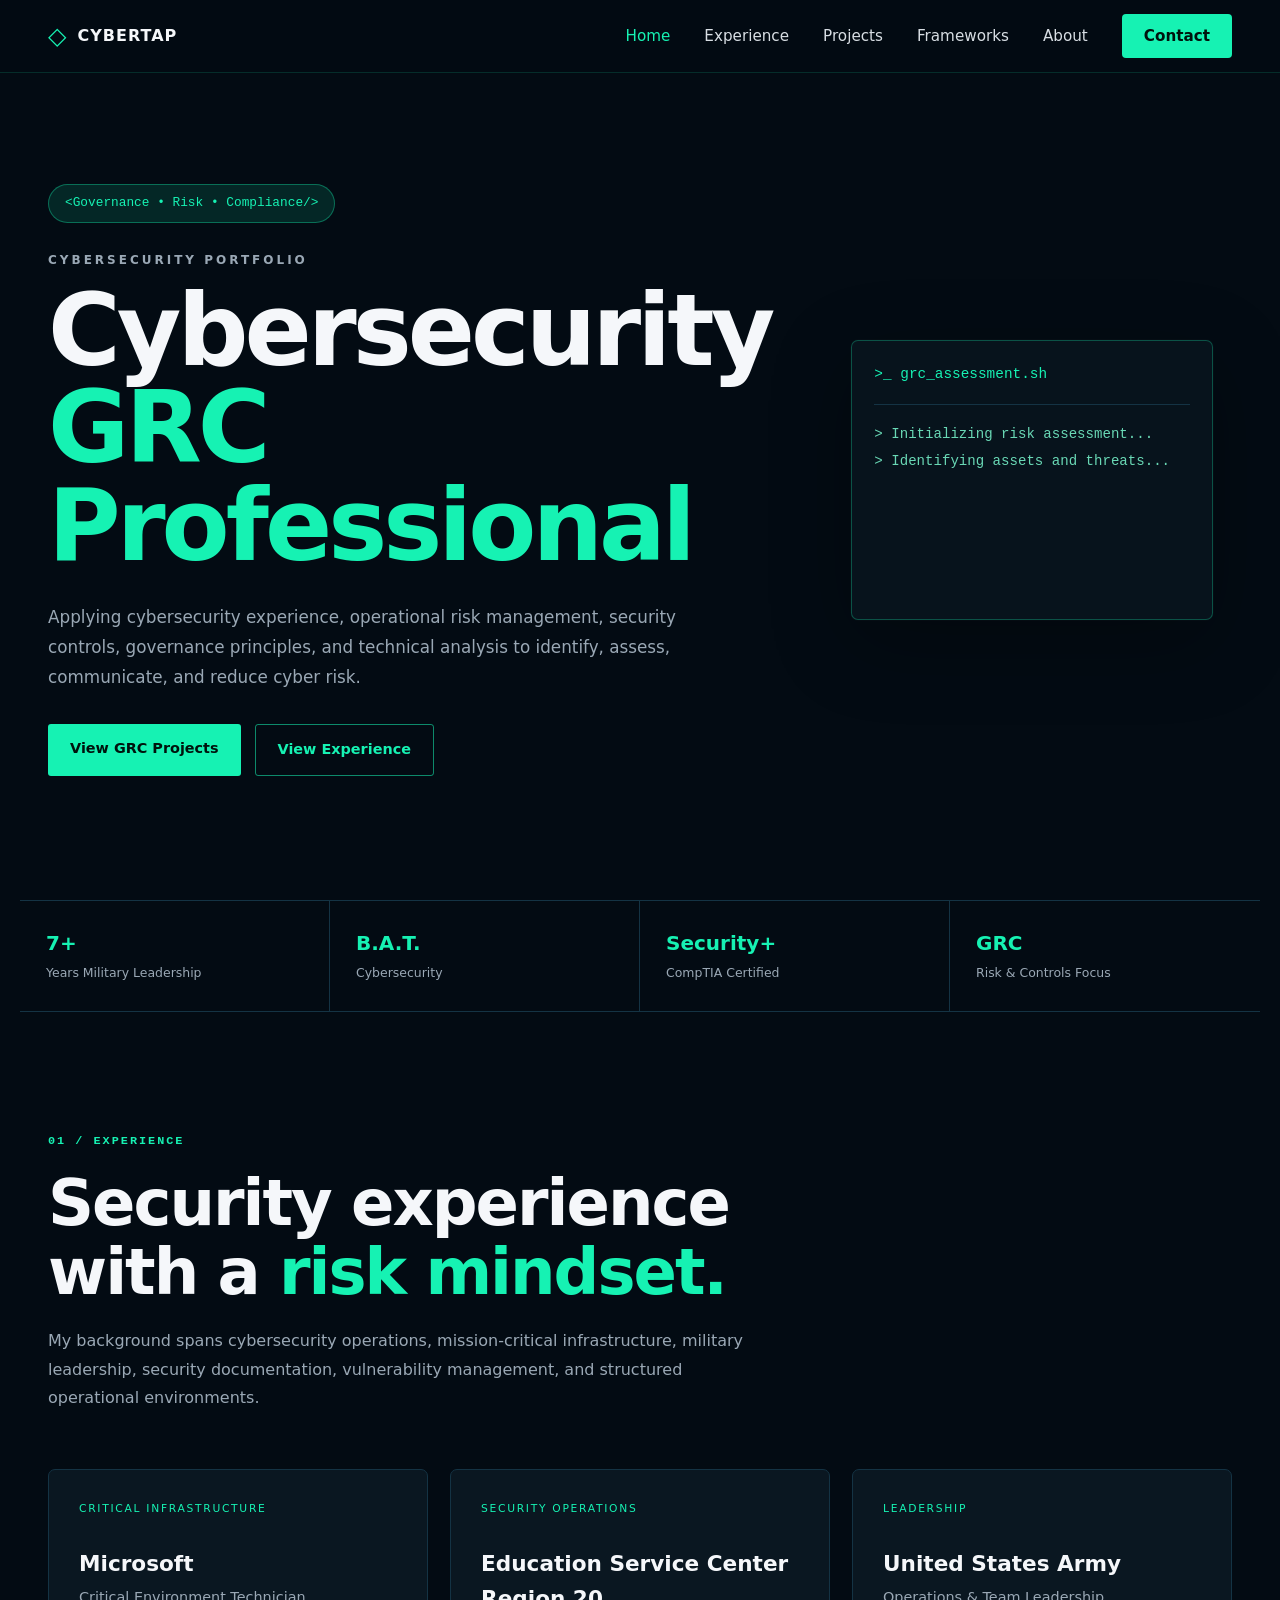
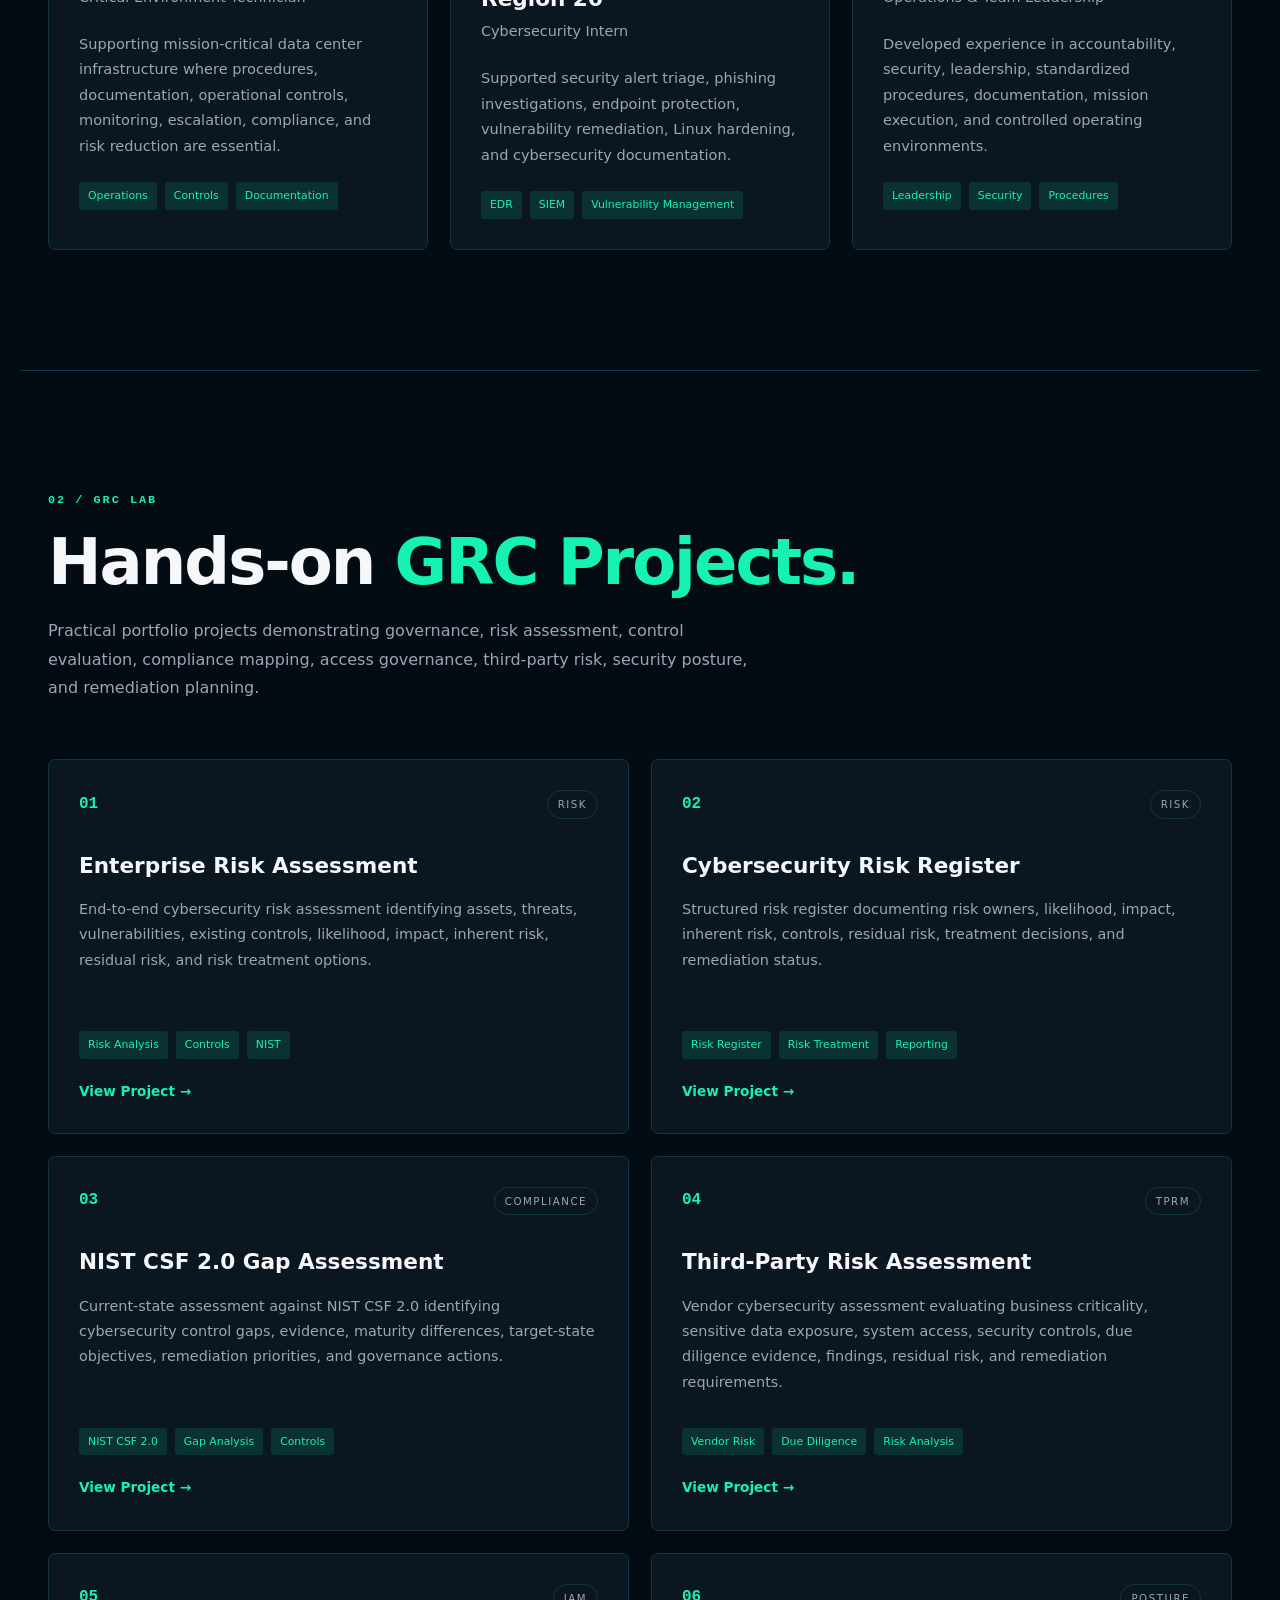
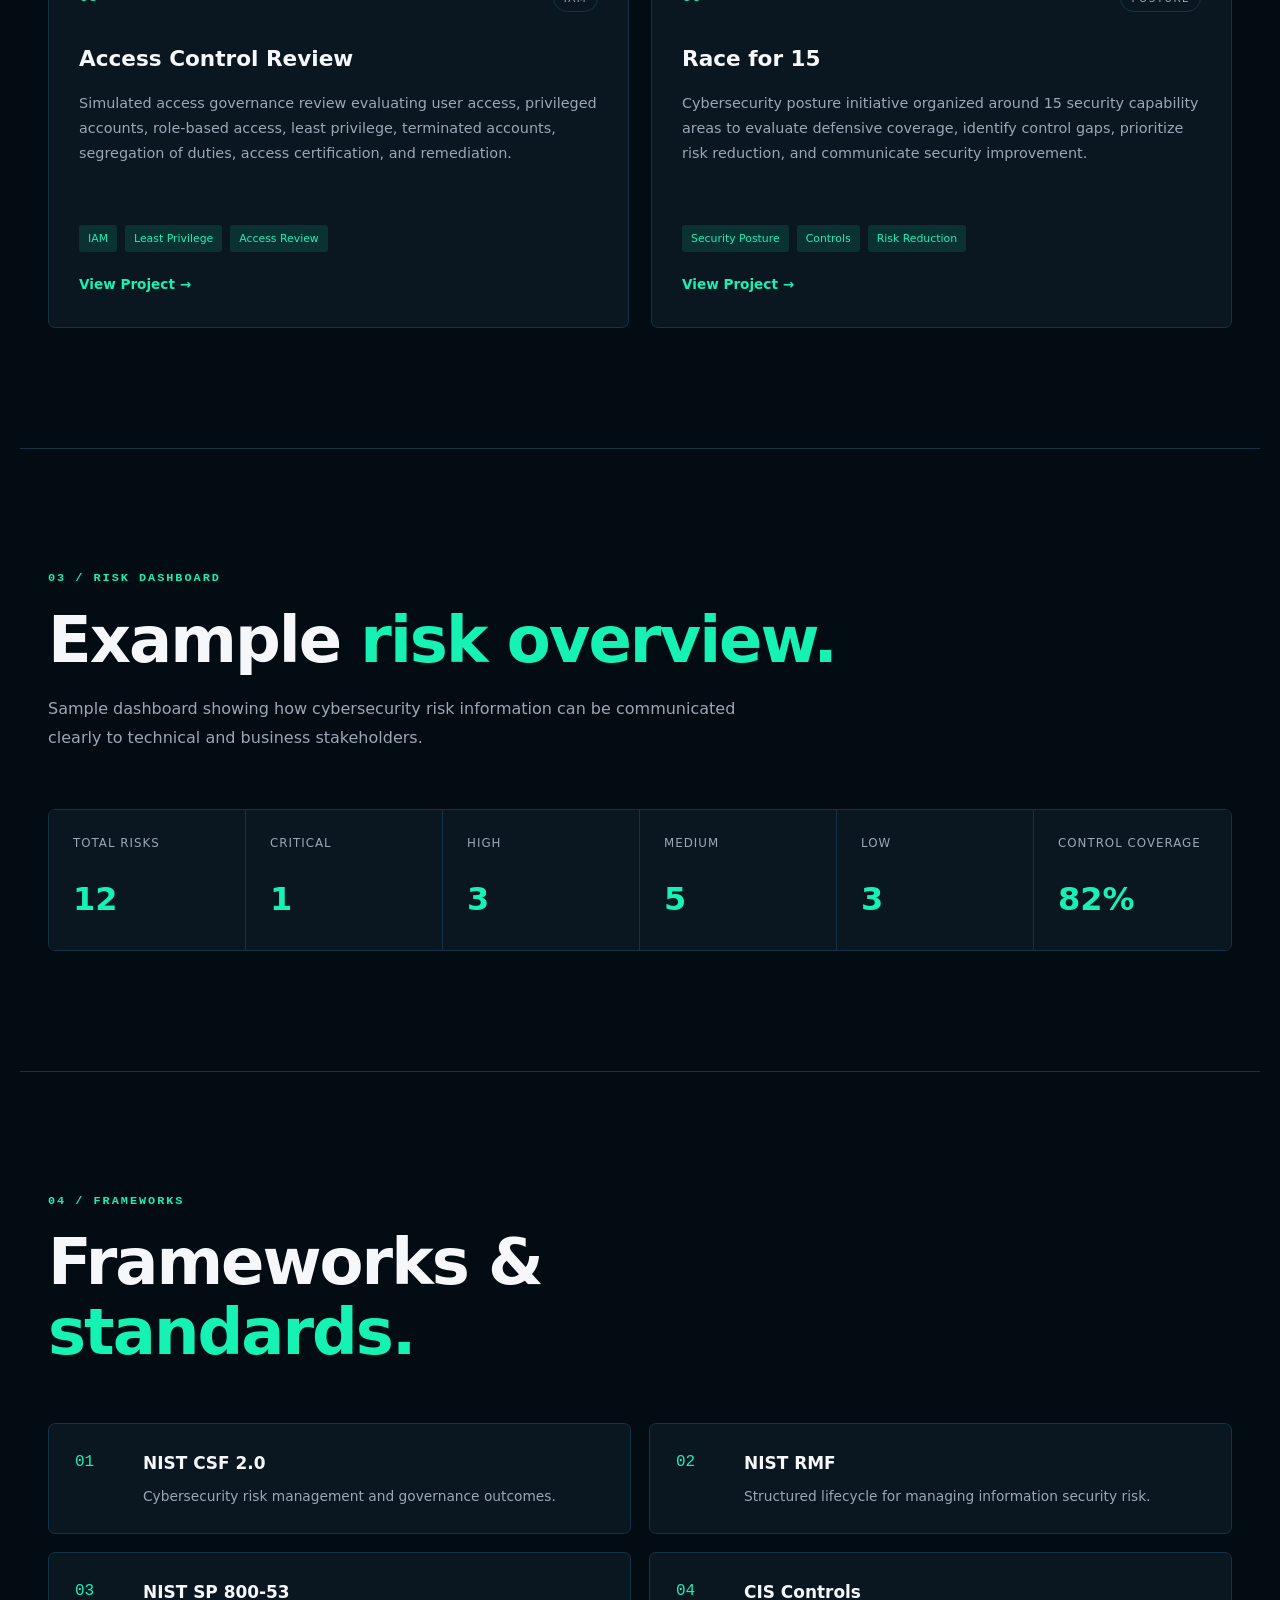
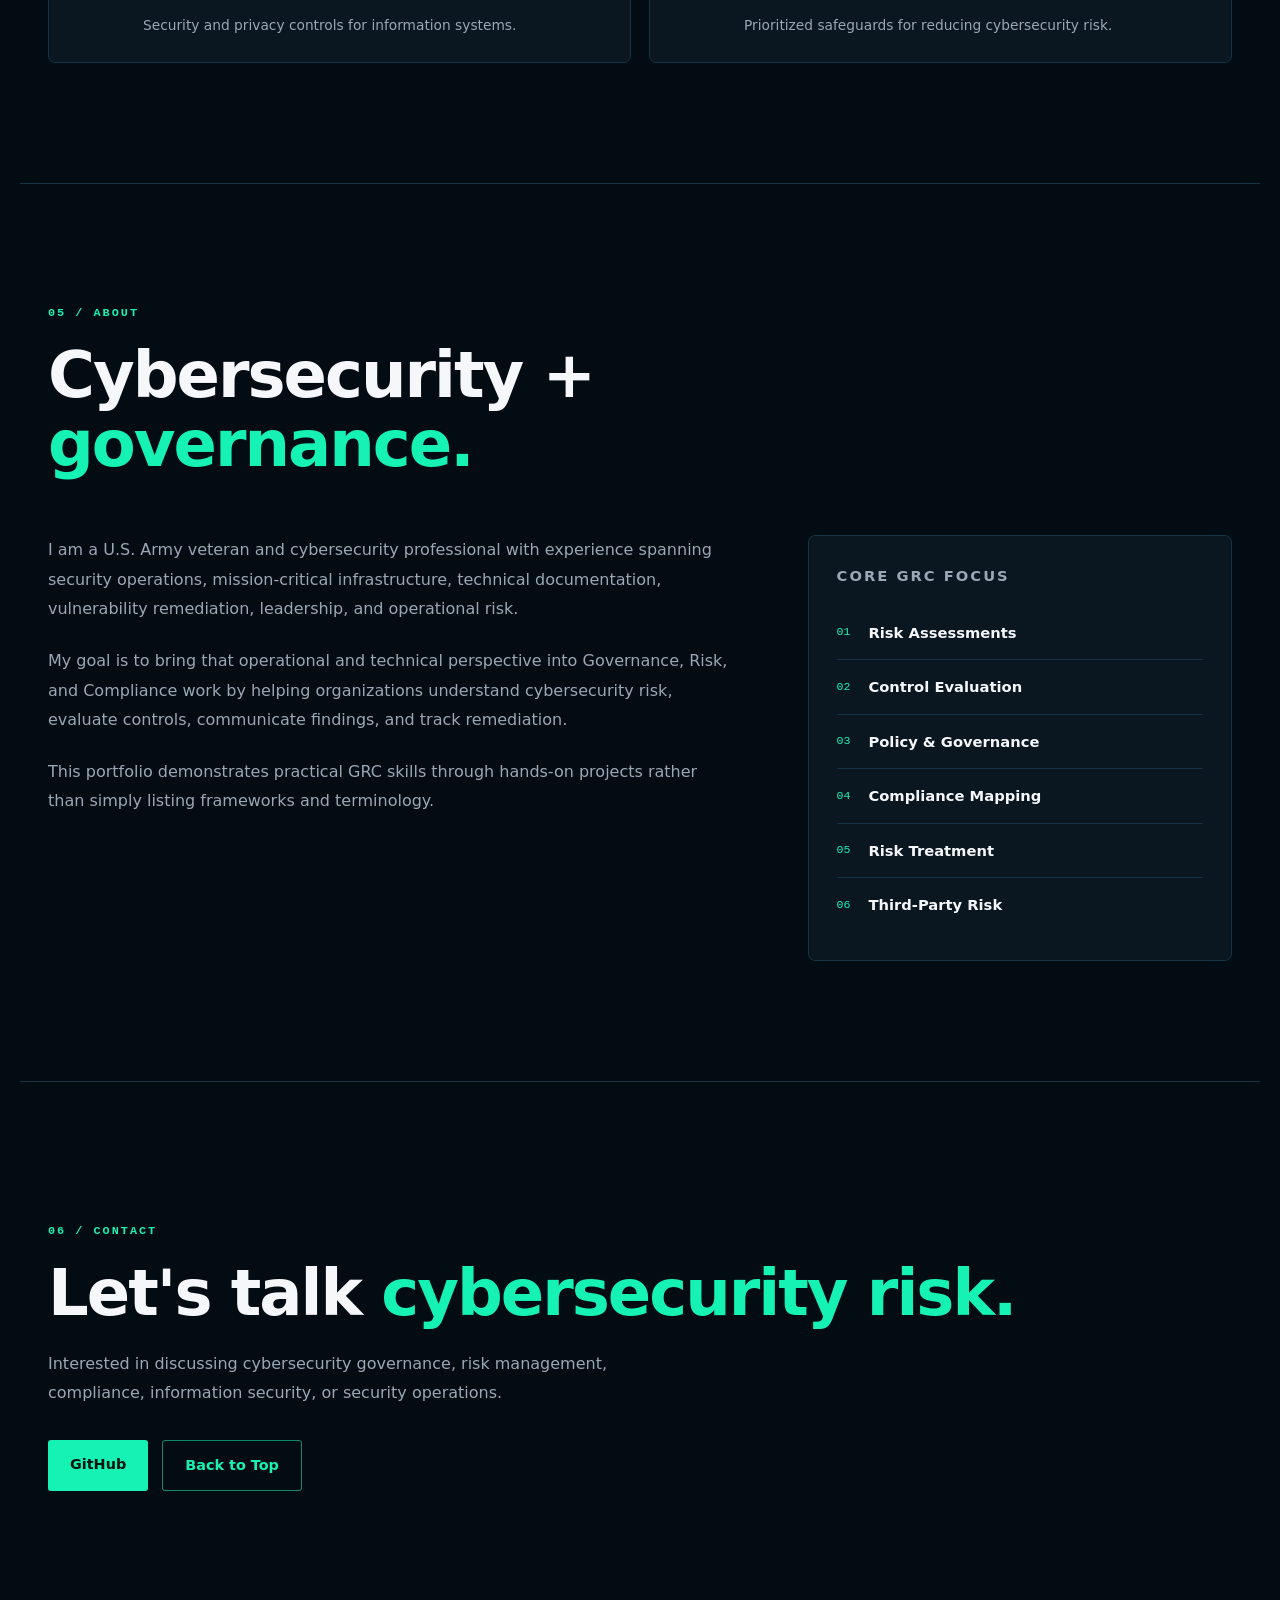
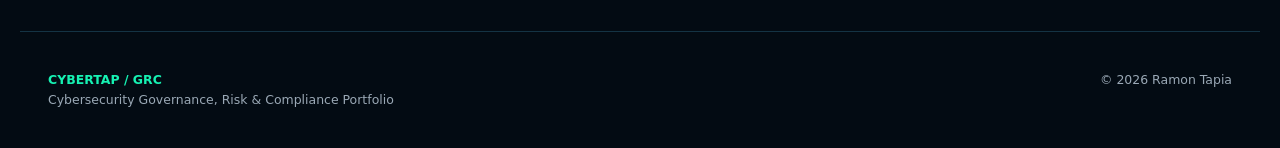
<file: index.html>
<!DOCTYPE html>
<html lang="en">
<head>
    <meta charset="UTF-8">
    <meta name="viewport" content="width=device-width, initial-scale=1.0">

    <meta
        name="description"
        content="Ramon Tapia Cybersecurity Governance, Risk, and Compliance Portfolio"
    >

    <title>Ramon Tapia | GRC Portfolio</title>

    <link rel="stylesheet" href="styles.css">
</head>

<body>

    <!-- ==================================================
         NAVIGATION
    =================================================== -->

    <header class="site-header">

        <div class="nav-container">

            <a href="#home" class="brand">
                <span class="shield">◇</span>
                <span>CYBERTAP</span>
            </a>

            <nav class="desktop-nav">
                <a href="#home">Home</a>
                <a href="#experience">Experience</a>
                <a href="#projects">Projects</a>
                <a href="#frameworks">Frameworks</a>
                <a href="#about">About</a>
                <a href="#contact" class="nav-contact">Contact</a>
            </nav>

            <button
                class="menu-toggle"
                aria-label="Open navigation"
                aria-expanded="false"
            >
                ☰
            </button>

        </div>

        <div class="mobile-nav">
            <a href="#home">Home</a>
            <a href="#experience">Experience</a>
            <a href="#projects">Projects</a>
            <a href="#frameworks">Frameworks</a>
            <a href="#about">About</a>
            <a href="#contact">Contact</a>
        </div>

    </header>


    <main>

        <!-- ==================================================
             HERO
        =================================================== -->

        <section id="home" class="hero">

            <div class="hero-grid">

                <div class="hero-copy">

                    <div class="availability">
                        &lt;Governance • Risk • Compliance/&gt;
                    </div>

                    <p class="eyebrow">
                        CYBERSECURITY PORTFOLIO
                    </p>

                    <h1>
                        Cybersecurity
                        <span>GRC Professional</span>
                    </h1>

                    <p class="hero-description">
                        Applying cybersecurity experience, operational risk
                        management, security controls, governance principles,
                        and technical analysis to identify, assess, communicate,
                        and reduce cyber risk.
                    </p>

                    <div class="hero-actions">

                        <a href="#projects" class="btn btn-primary">
                            View GRC Projects
                        </a>

                        <a href="#experience" class="btn btn-outline">
                            View Experience
                        </a>

                    </div>

                </div>


                <div class="terminal-card">

                    <div class="terminal-title">
                        <span>&gt;_ grc_assessment.sh</span>
                    </div>

                    <div class="terminal-body">
                        <p id="terminal-line-1"></p>
                        <p id="terminal-line-2"></p>
                        <p id="terminal-line-3"></p>
                        <p id="terminal-line-4"></p>
                        <p id="terminal-line-5"></p>
                        <p id="terminal-line-6"></p>
                    </div>

                </div>

            </div>

        </section>


        <!-- ==================================================
             PROFILE STRIP
        =================================================== -->

        <section class="profile-strip">

            <div class="profile-item">
                <strong>7+</strong>
                <span>Years Military Leadership</span>
            </div>

            <div class="profile-item">
                <strong>B.A.T.</strong>
                <span>Cybersecurity</span>
            </div>

            <div class="profile-item">
                <strong>Security+</strong>
                <span>CompTIA Certified</span>
            </div>

            <div class="profile-item">
                <strong>GRC</strong>
                <span>Risk & Controls Focus</span>
            </div>

        </section>


        <!-- ==================================================
             EXPERIENCE
        =================================================== -->

        <section id="experience" class="section">

            <div class="section-heading">

                <p class="section-number">
                    01 / EXPERIENCE
                </p>

                <h2>
                    Security experience with a
                    <span>risk mindset.</span>
                </h2>

                <p class="section-description">
                    My background spans cybersecurity operations,
                    mission-critical infrastructure, military leadership,
                    security documentation, vulnerability management,
                    and structured operational environments.
                </p>

            </div>


            <div class="cards three-column">

                <article class="info-card">

                    <div class="card-label">
                        CRITICAL INFRASTRUCTURE
                    </div>

                    <h3>Microsoft</h3>

                    <h4>
                        Critical Environment Technician
                    </h4>

                    <p>
                        Supporting mission-critical data center infrastructure
                        where procedures, documentation, operational controls,
                        monitoring, escalation, compliance, and risk reduction
                        are essential.
                    </p>

                    <div class="tag-row">
                        <span>Operations</span>
                        <span>Controls</span>
                        <span>Documentation</span>
                    </div>

                </article>


                <article class="info-card">

                    <div class="card-label">
                        SECURITY OPERATIONS
                    </div>

                    <h3>
                        Education Service Center Region 20
                    </h3>

                    <h4>
                        Cybersecurity Intern
                    </h4>

                    <p>
                        Supported security alert triage, phishing
                        investigations, endpoint protection, vulnerability
                        remediation, Linux hardening, and cybersecurity
                        documentation.
                    </p>

                    <div class="tag-row">
                        <span>EDR</span>
                        <span>SIEM</span>
                        <span>Vulnerability Management</span>
                    </div>

                </article>


                <article class="info-card">

                    <div class="card-label">
                        LEADERSHIP
                    </div>

                    <h3>
                        United States Army
                    </h3>

                    <h4>
                        Operations & Team Leadership
                    </h4>

                    <p>
                        Developed experience in accountability, security,
                        leadership, standardized procedures, documentation,
                        mission execution, and controlled operating
                        environments.
                    </p>

                    <div class="tag-row">
                        <span>Leadership</span>
                        <span>Security</span>
                        <span>Procedures</span>
                    </div>

                </article>

            </div>

        </section>


        <!-- ==================================================
             GRC PROJECTS
        =================================================== -->

        <section id="projects" class="section">

            <div class="section-heading">

                <p class="section-number">
                    02 / GRC LAB
                </p>

                <h2>
                    Hands-on
                    <span>GRC Projects.</span>
                </h2>

                <p class="section-description">
                    Practical portfolio projects demonstrating governance,
                    risk assessment, control evaluation, compliance mapping,
                    access governance, third-party risk, security posture,
                    and remediation planning.
                </p>

            </div>


            <div class="cards two-column">

                <!-- PROJECT 01 -->

                <article class="project-card">

                    <div class="project-top">
                        <span class="project-number">01</span>
                        <span class="project-type">RISK</span>
                    </div>

                    <h3>
                        Enterprise Risk Assessment
                    </h3>

                    <p>
                        End-to-end cybersecurity risk assessment identifying
                        assets, threats, vulnerabilities, existing controls,
                        likelihood, impact, inherent risk, residual risk,
                        and risk treatment options.
                    </p>

                    <div class="tag-row">
                        <span>Risk Analysis</span>
                        <span>Controls</span>
                        <span>NIST</span>
                    </div>

                    <a
                        href="risk-assessment.html"
                        class="project-link"
                    >
                        View Project →
                    </a>

                </article>


                <!-- PROJECT 02 -->

                <article class="project-card">

                    <div class="project-top">
                        <span class="project-number">02</span>
                        <span class="project-type">RISK</span>
                    </div>

                    <h3>
                        Cybersecurity Risk Register
                    </h3>

                    <p>
                        Structured risk register documenting risk owners,
                        likelihood, impact, inherent risk, controls,
                        residual risk, treatment decisions,
                        and remediation status.
                    </p>

                    <div class="tag-row">
                        <span>Risk Register</span>
                        <span>Risk Treatment</span>
                        <span>Reporting</span>
                    </div>

                    <a
                        href="risk-register.html"
                        class="project-link"
                    >
                        View Project →
                    </a>

                </article>


                <!-- PROJECT 03 -->

                <article class="project-card">

                    <div class="project-top">
                        <span class="project-number">03</span>
                        <span class="project-type">COMPLIANCE</span>
                    </div>

                    <h3>
                        NIST CSF 2.0 Gap Assessment
                    </h3>

                    <p>
                        Current-state assessment against NIST CSF 2.0
                        identifying cybersecurity control gaps, evidence,
                        maturity differences, target-state objectives,
                        remediation priorities, and governance actions.
                    </p>

                    <div class="tag-row">
                        <span>NIST CSF 2.0</span>
                        <span>Gap Analysis</span>
                        <span>Controls</span>
                    </div>

                    <a
                        href="nist-gap-assessment.html"
                        class="project-link"
                    >
                        View Project →
                    </a>

                </article>


                <!-- PROJECT 04 -->

                <article class="project-card">

                    <div class="project-top">
                        <span class="project-number">04</span>
                        <span class="project-type">TPRM</span>
                    </div>

                    <h3>
                        Third-Party Risk Assessment
                    </h3>

                    <p>
                        Vendor cybersecurity assessment evaluating business
                        criticality, sensitive data exposure, system access,
                        security controls, due diligence evidence, findings,
                        residual risk, and remediation requirements.
                    </p>

                    <div class="tag-row">
                        <span>Vendor Risk</span>
                        <span>Due Diligence</span>
                        <span>Risk Analysis</span>
                    </div>

                    <a
                        href="third-party-risk.html"
                        class="project-link"
                    >
                        View Project →
                    </a>

                </article>


                <!-- PROJECT 05 -->

                <article class="project-card">

                    <div class="project-top">
                        <span class="project-number">05</span>
                        <span class="project-type">IAM</span>
                    </div>

                    <h3>
                        Access Control Review
                    </h3>

                    <p>
                        Simulated access governance review evaluating user
                        access, privileged accounts, role-based access,
                        least privilege, terminated accounts, segregation
                        of duties, access certification, and remediation.
                    </p>

                    <div class="tag-row">
                        <span>IAM</span>
                        <span>Least Privilege</span>
                        <span>Access Review</span>
                    </div>

                    <a
                        href="access-control-review.html"
                        class="project-link"
                    >
                        View Project →
                    </a>

                </article>


                <!-- PROJECT 06 -->

                <article class="project-card">

                    <div class="project-top">
                        <span class="project-number">06</span>
                        <span class="project-type">POSTURE</span>
                    </div>

                    <h3>
                        Race for 15
                    </h3>

                    <p>
                        Cybersecurity posture initiative organized around
                        15 security capability areas to evaluate defensive
                        coverage, identify control gaps, prioritize risk
                        reduction, and communicate security improvement.
                    </p>

                    <div class="tag-row">
                        <span>Security Posture</span>
                        <span>Controls</span>
                        <span>Risk Reduction</span>
                    </div>

                    <a
                        href="race-for-15.html"
                        class="project-link"
                    >
                        View Project →
                    </a>

                </article>

            </div>

        </section>


        <!-- ==================================================
             RISK DASHBOARD
        =================================================== -->

        <section class="section">

            <div class="section-heading">

                <p class="section-number">
                    03 / RISK DASHBOARD
                </p>

                <h2>
                    Example
                    <span>risk overview.</span>
                </h2>

                <p class="section-description">
                    Sample dashboard showing how cybersecurity risk
                    information can be communicated clearly to technical
                    and business stakeholders.
                </p>

            </div>


            <div class="risk-dashboard">

                <div class="risk-stat">
                    <span>Total Risks</span>
                    <strong>12</strong>
                </div>

                <div class="risk-stat">
                    <span>Critical</span>
                    <strong>1</strong>
                </div>

                <div class="risk-stat">
                    <span>High</span>
                    <strong>3</strong>
                </div>

                <div class="risk-stat">
                    <span>Medium</span>
                    <strong>5</strong>
                </div>

                <div class="risk-stat">
                    <span>Low</span>
                    <strong>3</strong>
                </div>

                <div class="risk-stat">
                    <span>Control Coverage</span>
                    <strong>82%</strong>
                </div>

            </div>

        </section>


        <!-- ==================================================
             FRAMEWORKS
        =================================================== -->

        <section id="frameworks" class="section">

            <div class="section-heading">

                <p class="section-number">
                    04 / FRAMEWORKS
                </p>

                <h2>
                    Frameworks &
                    <span>standards.</span>
                </h2>

            </div>


            <div class="framework-grid">

                <div class="framework-card">

                    <span>01</span>

                    <strong>
                        NIST CSF 2.0
                    </strong>

                    <p>
                        Cybersecurity risk management and governance outcomes.
                    </p>

                </div>


                <div class="framework-card">

                    <span>02</span>

                    <strong>
                        NIST RMF
                    </strong>

                    <p>
                        Structured lifecycle for managing information
                        security risk.
                    </p>

                </div>


                <div class="framework-card">

                    <span>03</span>

                    <strong>
                        NIST SP 800-53
                    </strong>

                    <p>
                        Security and privacy controls for information systems.
                    </p>

                </div>


                <div class="framework-card">

                    <span>04</span>

                    <strong>
                        CIS Controls
                    </strong>

                    <p>
                        Prioritized safeguards for reducing cybersecurity risk.
                    </p>

                </div>

            </div>

        </section>


        <!-- ==================================================
             ABOUT
        =================================================== -->

        <section id="about" class="section">

            <div class="section-heading">

                <p class="section-number">
                    05 / ABOUT
                </p>

                <h2>
                    Cybersecurity +
                    <span>governance.</span>
                </h2>

            </div>


            <div class="about-grid">

                <div class="about-copy">

                    <p>
                        I am a U.S. Army veteran and cybersecurity
                        professional with experience spanning security
                        operations, mission-critical infrastructure,
                        technical documentation, vulnerability remediation,
                        leadership, and operational risk.
                    </p>

                    <p>
                        My goal is to bring that operational and technical
                        perspective into Governance, Risk, and Compliance
                        work by helping organizations understand
                        cybersecurity risk, evaluate controls, communicate
                        findings, and track remediation.
                    </p>

                    <p>
                        This portfolio demonstrates practical GRC skills
                        through hands-on projects rather than simply
                        listing frameworks and terminology.
                    </p>

                </div>


                <div class="about-panel">

                    <p class="panel-heading">
                        CORE GRC FOCUS
                    </p>

                    <div>
                        <span>01</span>
                        <p>Risk Assessments</p>
                    </div>

                    <div>
                        <span>02</span>
                        <p>Control Evaluation</p>
                    </div>

                    <div>
                        <span>03</span>
                        <p>Policy & Governance</p>
                    </div>

                    <div>
                        <span>04</span>
                        <p>Compliance Mapping</p>
                    </div>

                    <div>
                        <span>05</span>
                        <p>Risk Treatment</p>
                    </div>

                    <div>
                        <span>06</span>
                        <p>Third-Party Risk</p>
                    </div>

                </div>

            </div>

        </section>


        <!-- ==================================================
             CONTACT
        =================================================== -->

        <section id="contact" class="contact-section">

            <p class="section-number">
                06 / CONTACT
            </p>

            <h2>
                Let's talk
                <span>cybersecurity risk.</span>
            </h2>

            <p>
                Interested in discussing cybersecurity governance,
                risk management, compliance, information security,
                or security operations.
            </p>

            <div class="contact-actions">

                <a
                    href="https://github.com/CyberTapSolutions"
                    target="_blank"
                    rel="noopener noreferrer"
                    class="btn btn-primary"
                >
                    GitHub
                </a>

                <a href="#home" class="btn btn-outline">
                    Back to Top
                </a>

            </div>

        </section>

    </main>


    <!-- ==================================================
         FOOTER
    =================================================== -->

    <footer>

        <div>

            <strong>
                CYBERTAP / GRC
            </strong>

            <p>
                Cybersecurity Governance, Risk & Compliance Portfolio
            </p>

        </div>

        <p>
            © 2026 Ramon Tapia
        </p>

    </footer>


    <script src="script.js"></script>

</body>
</html>
</file>
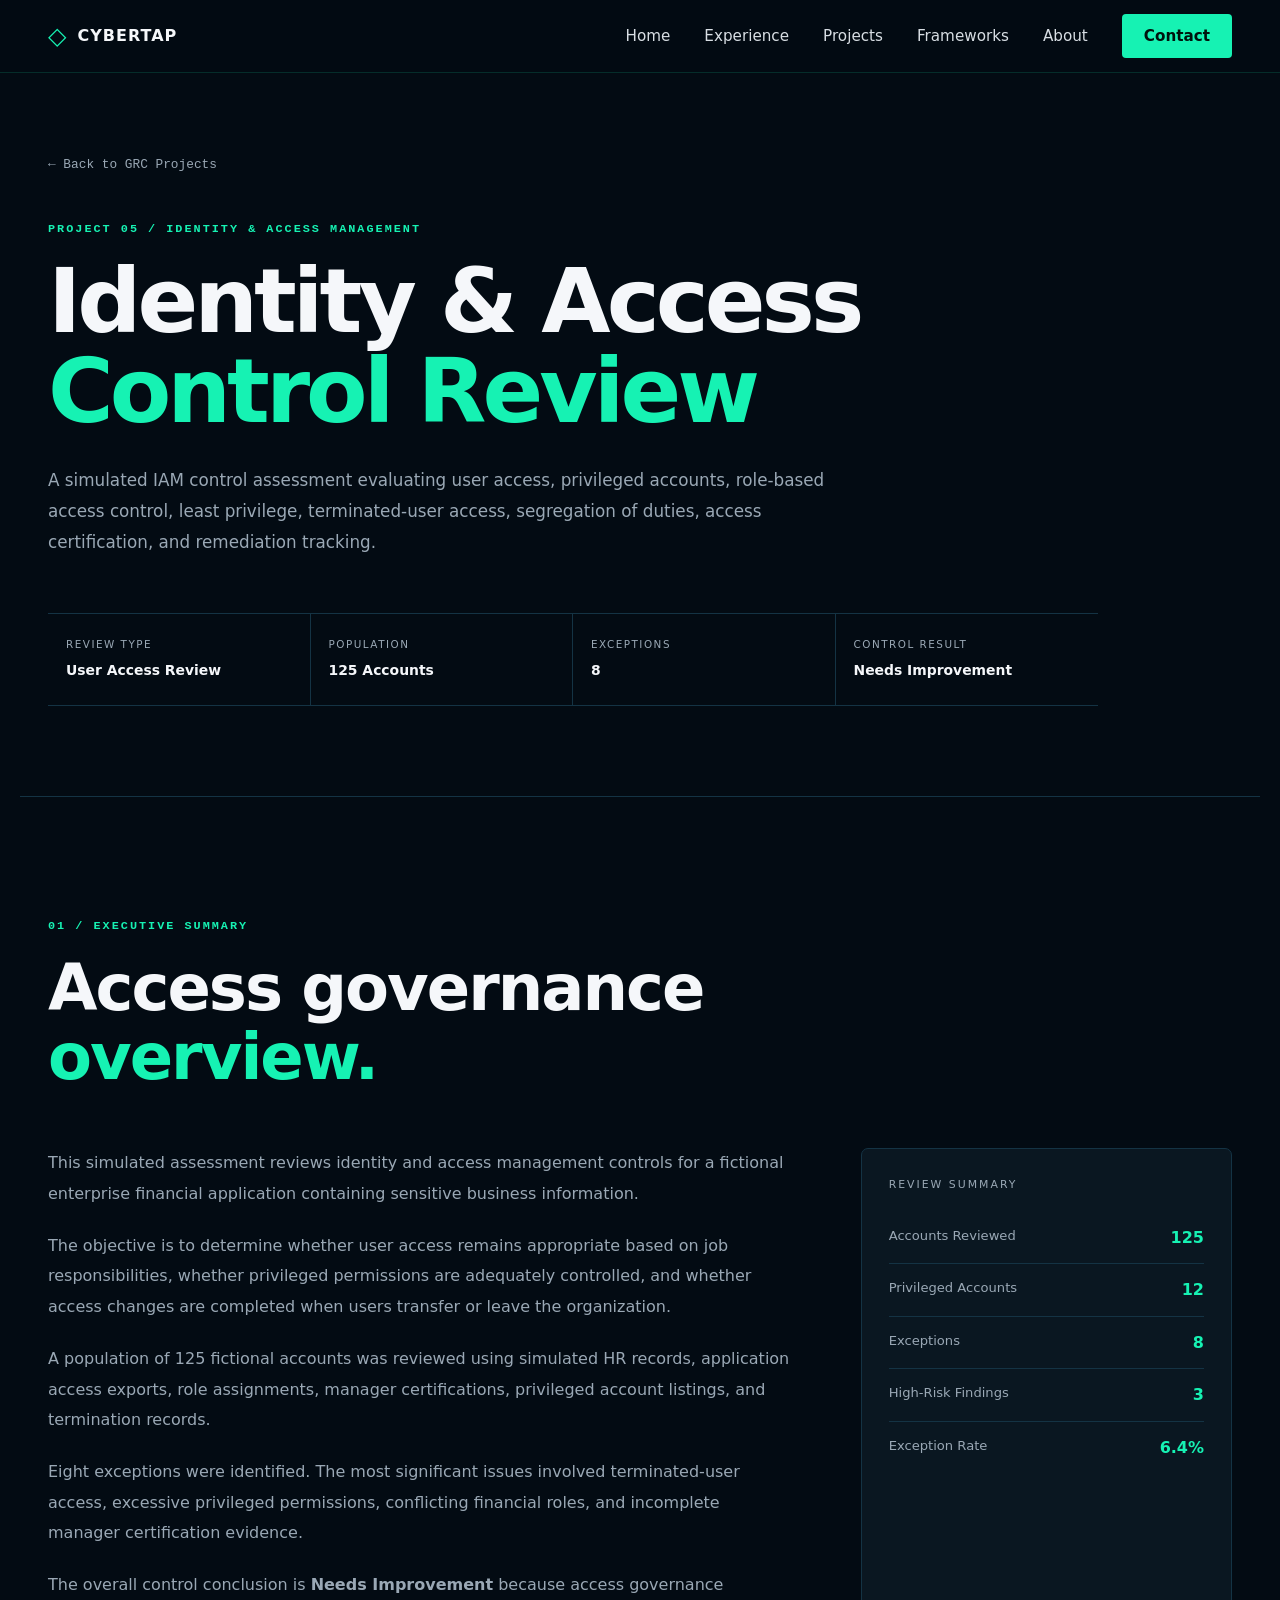
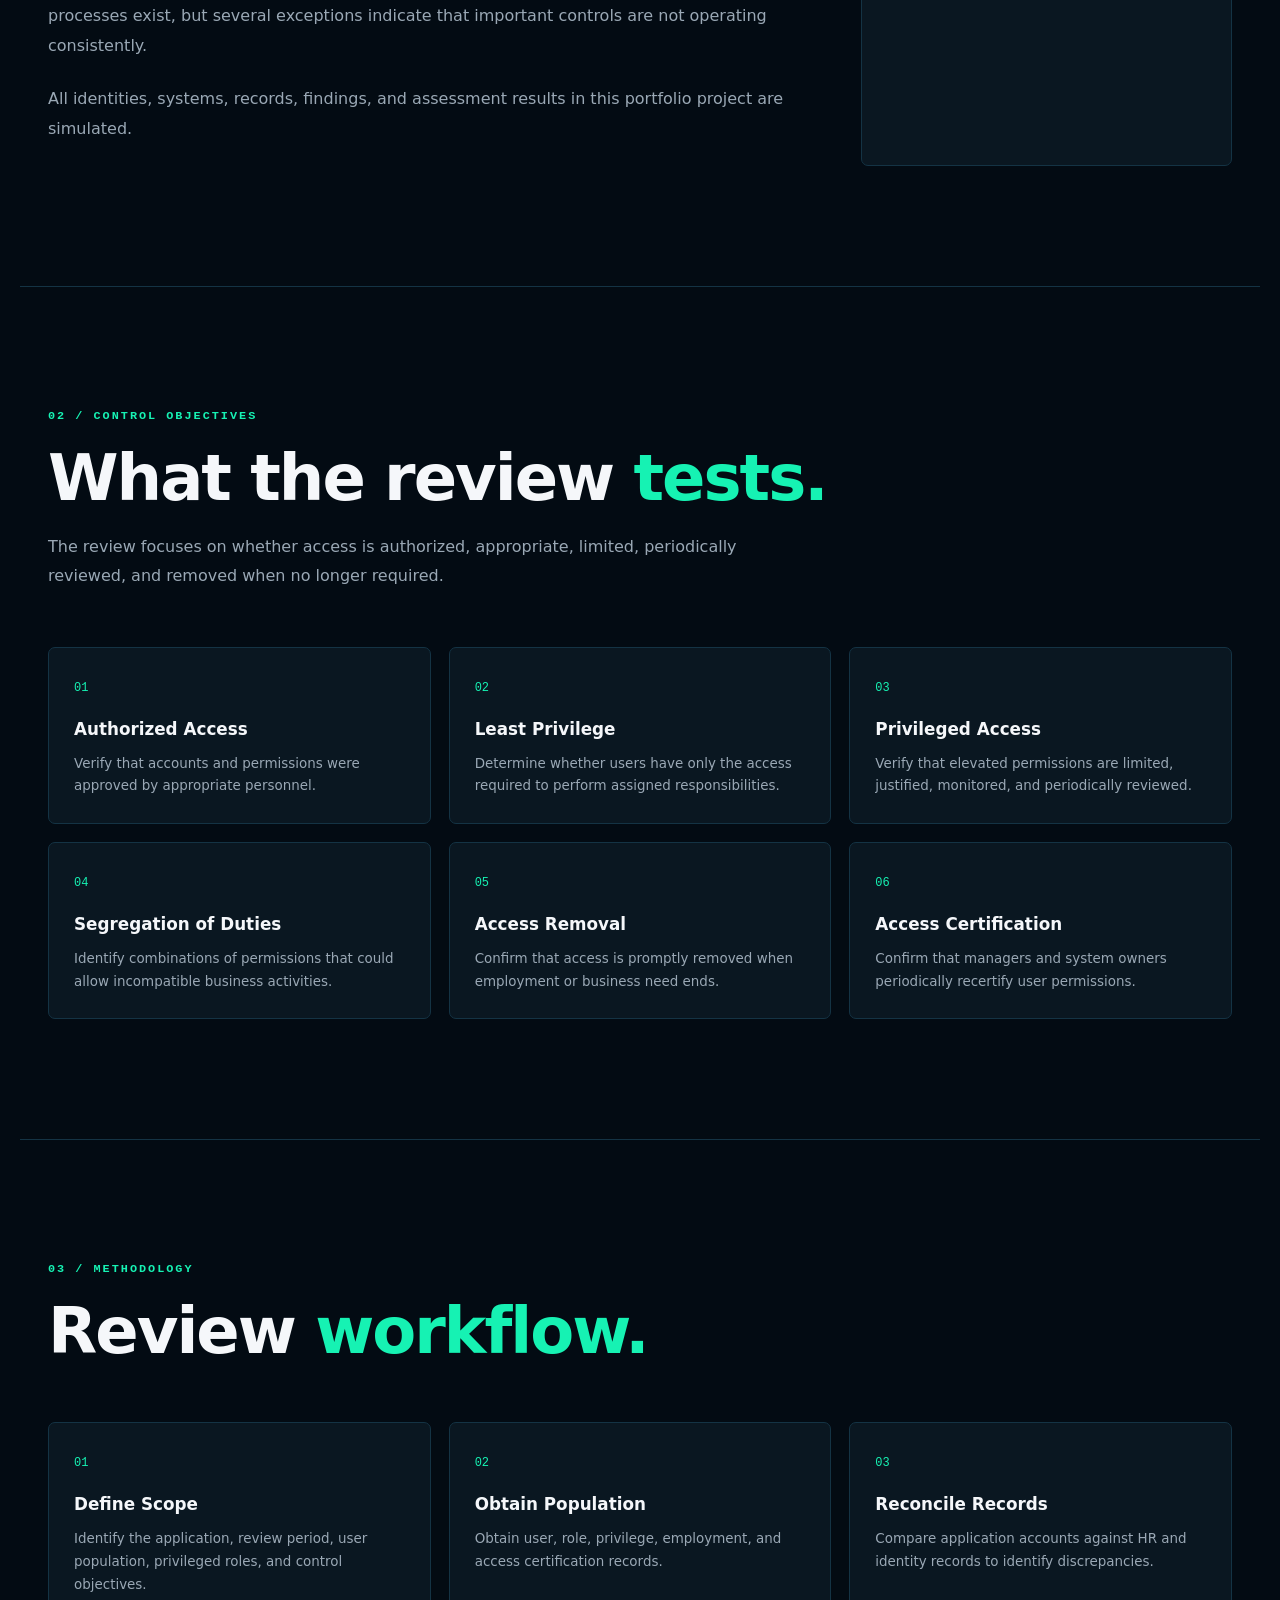
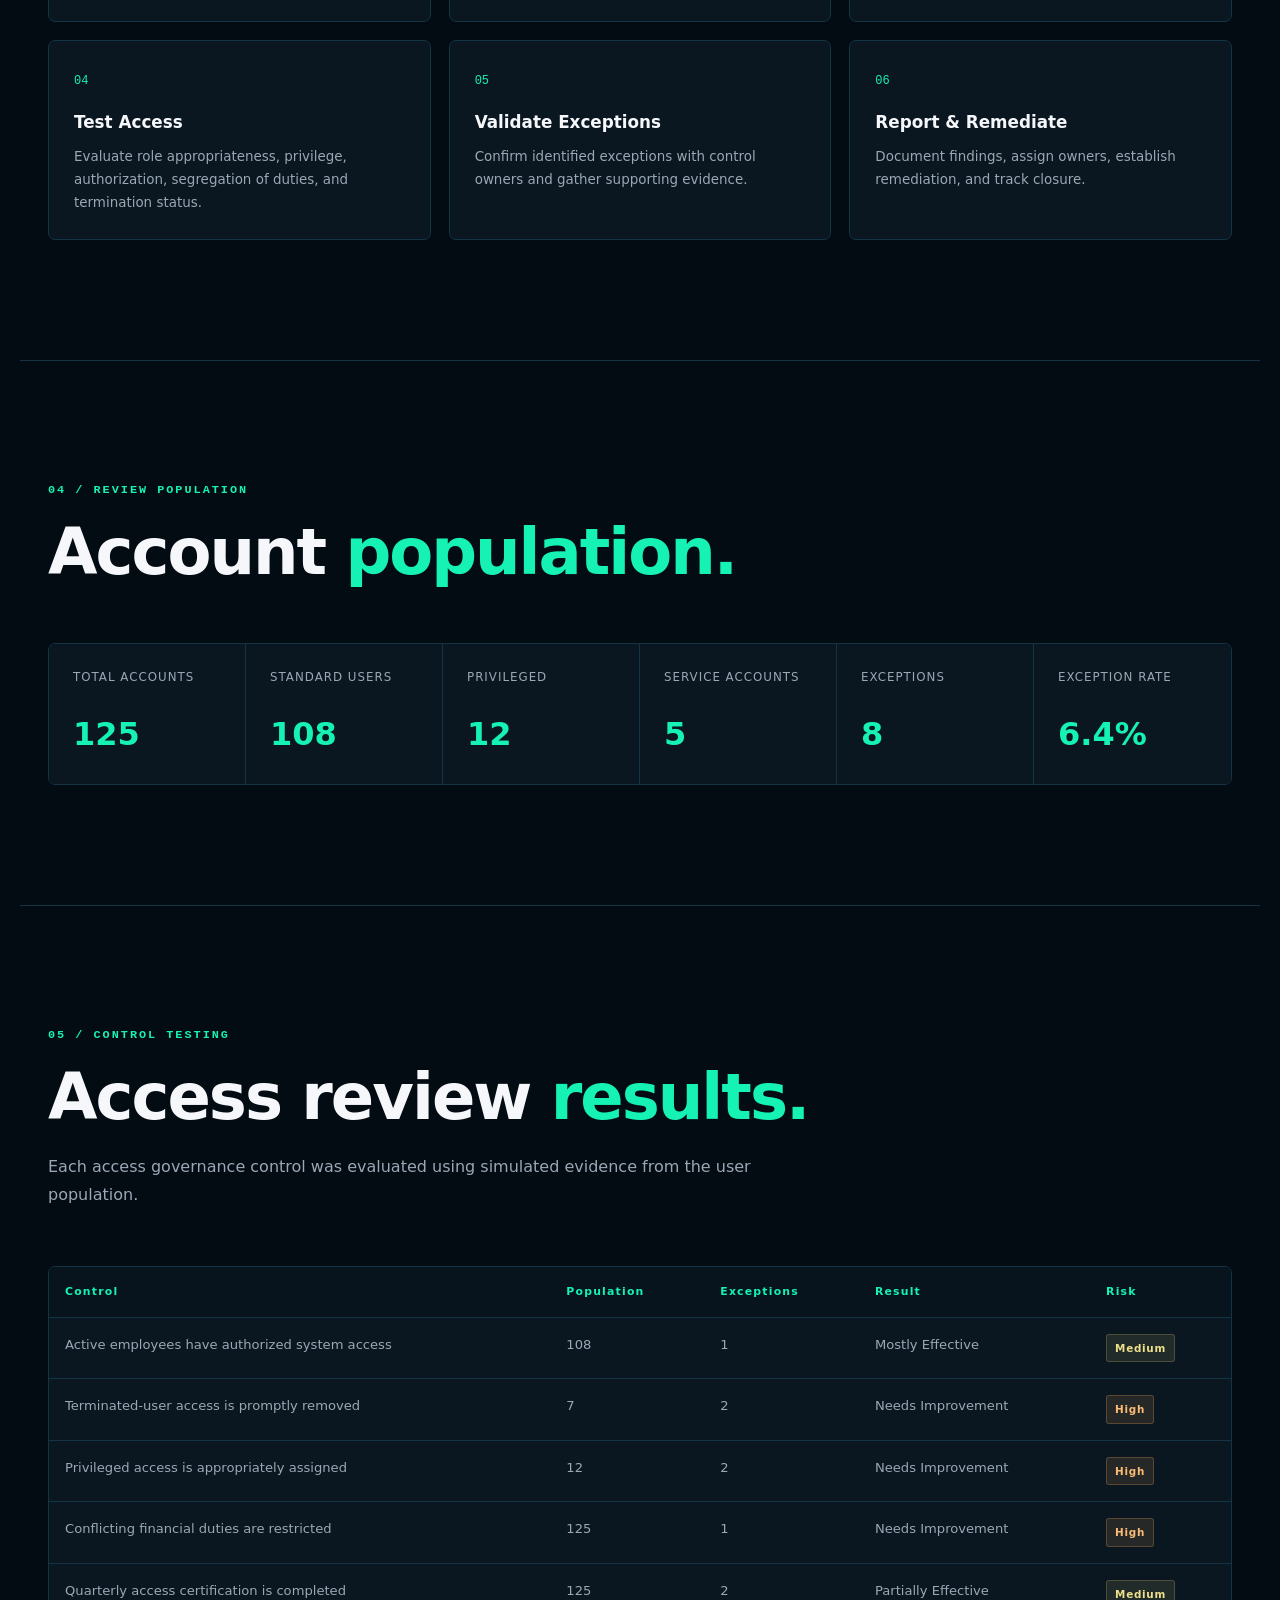
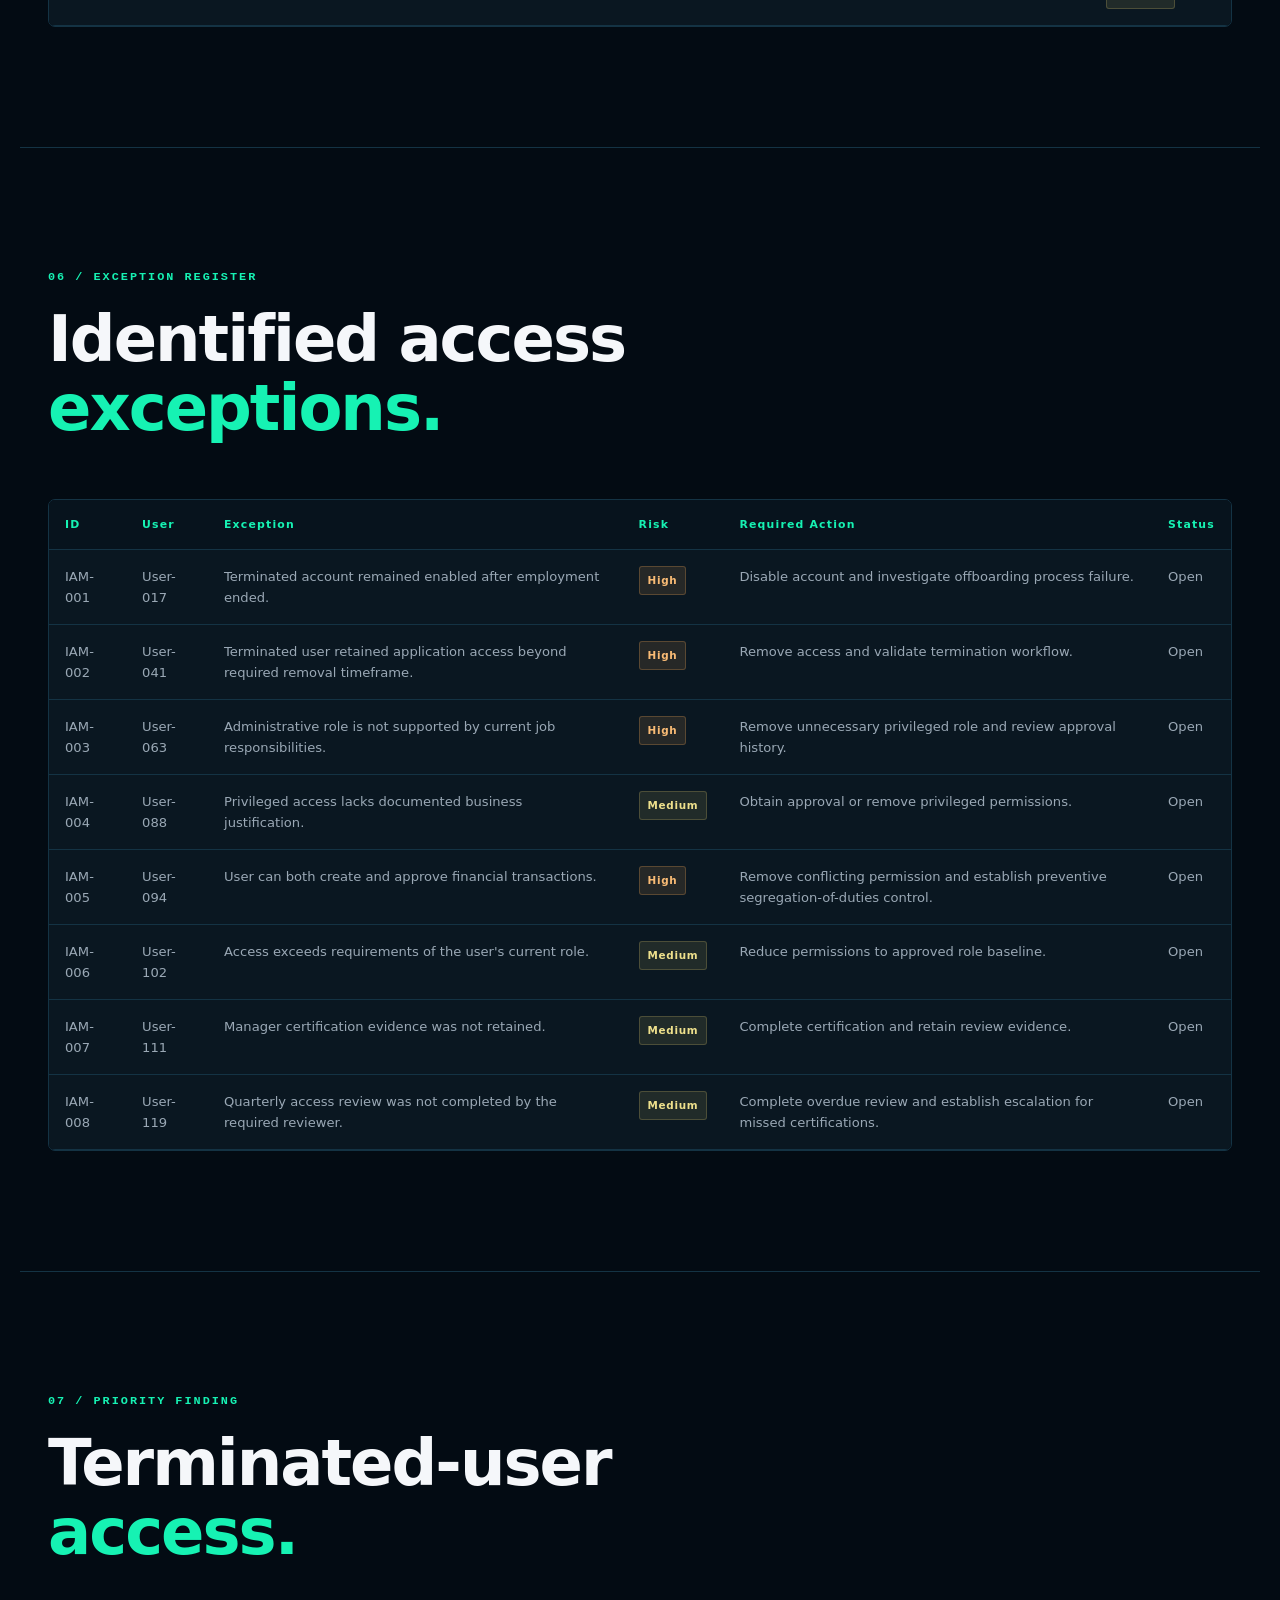
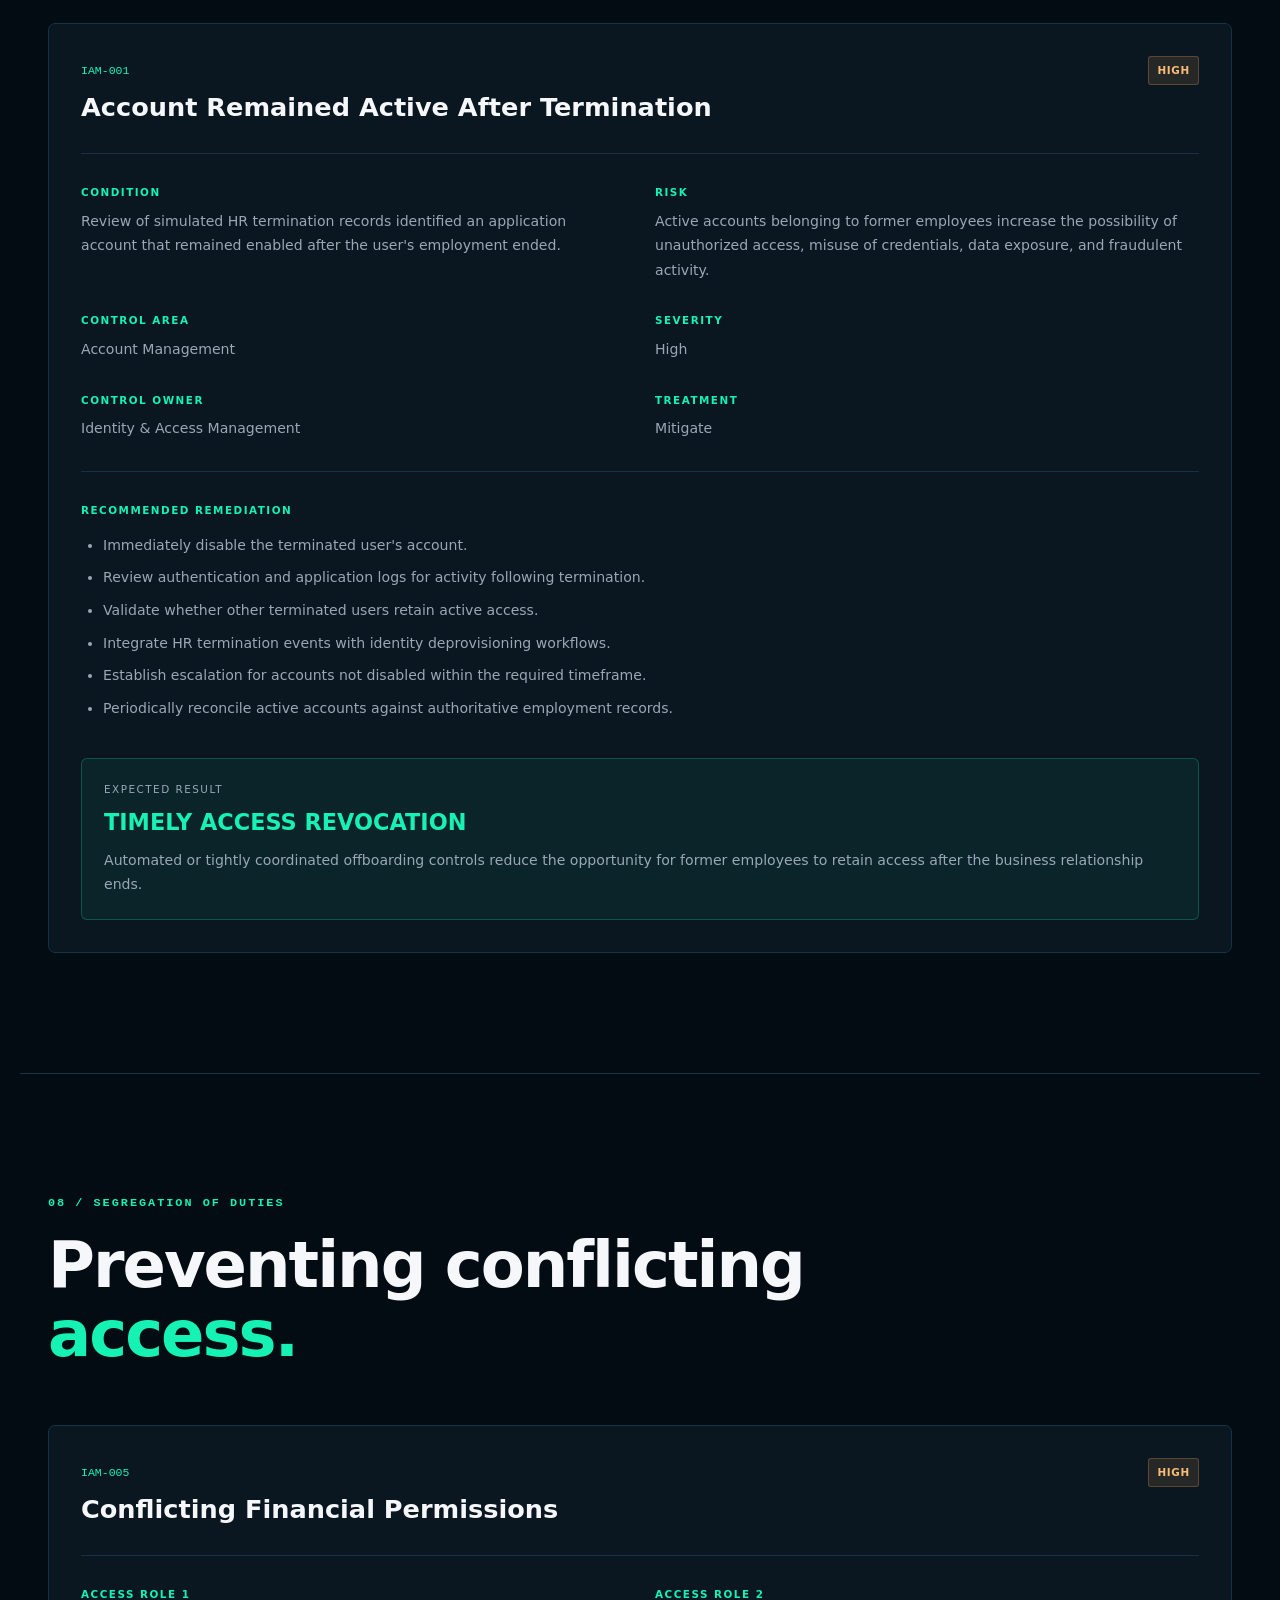
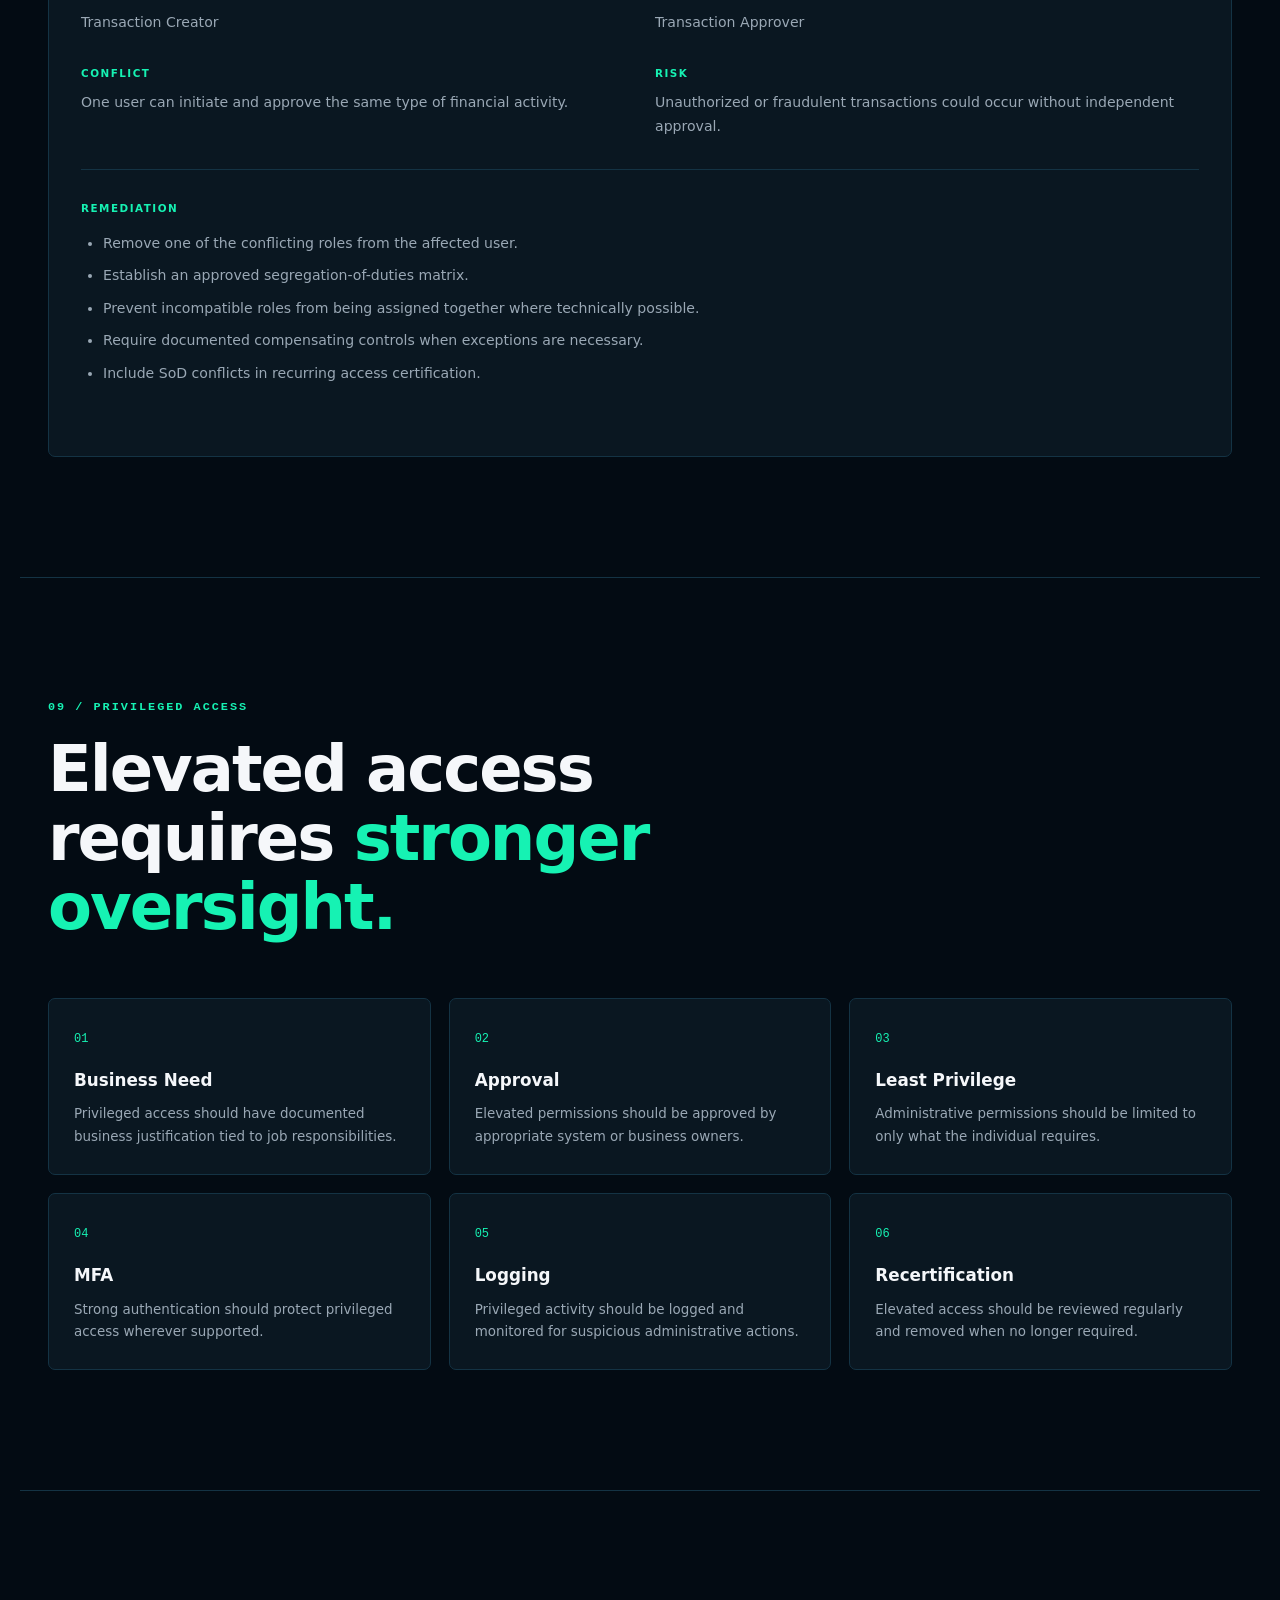
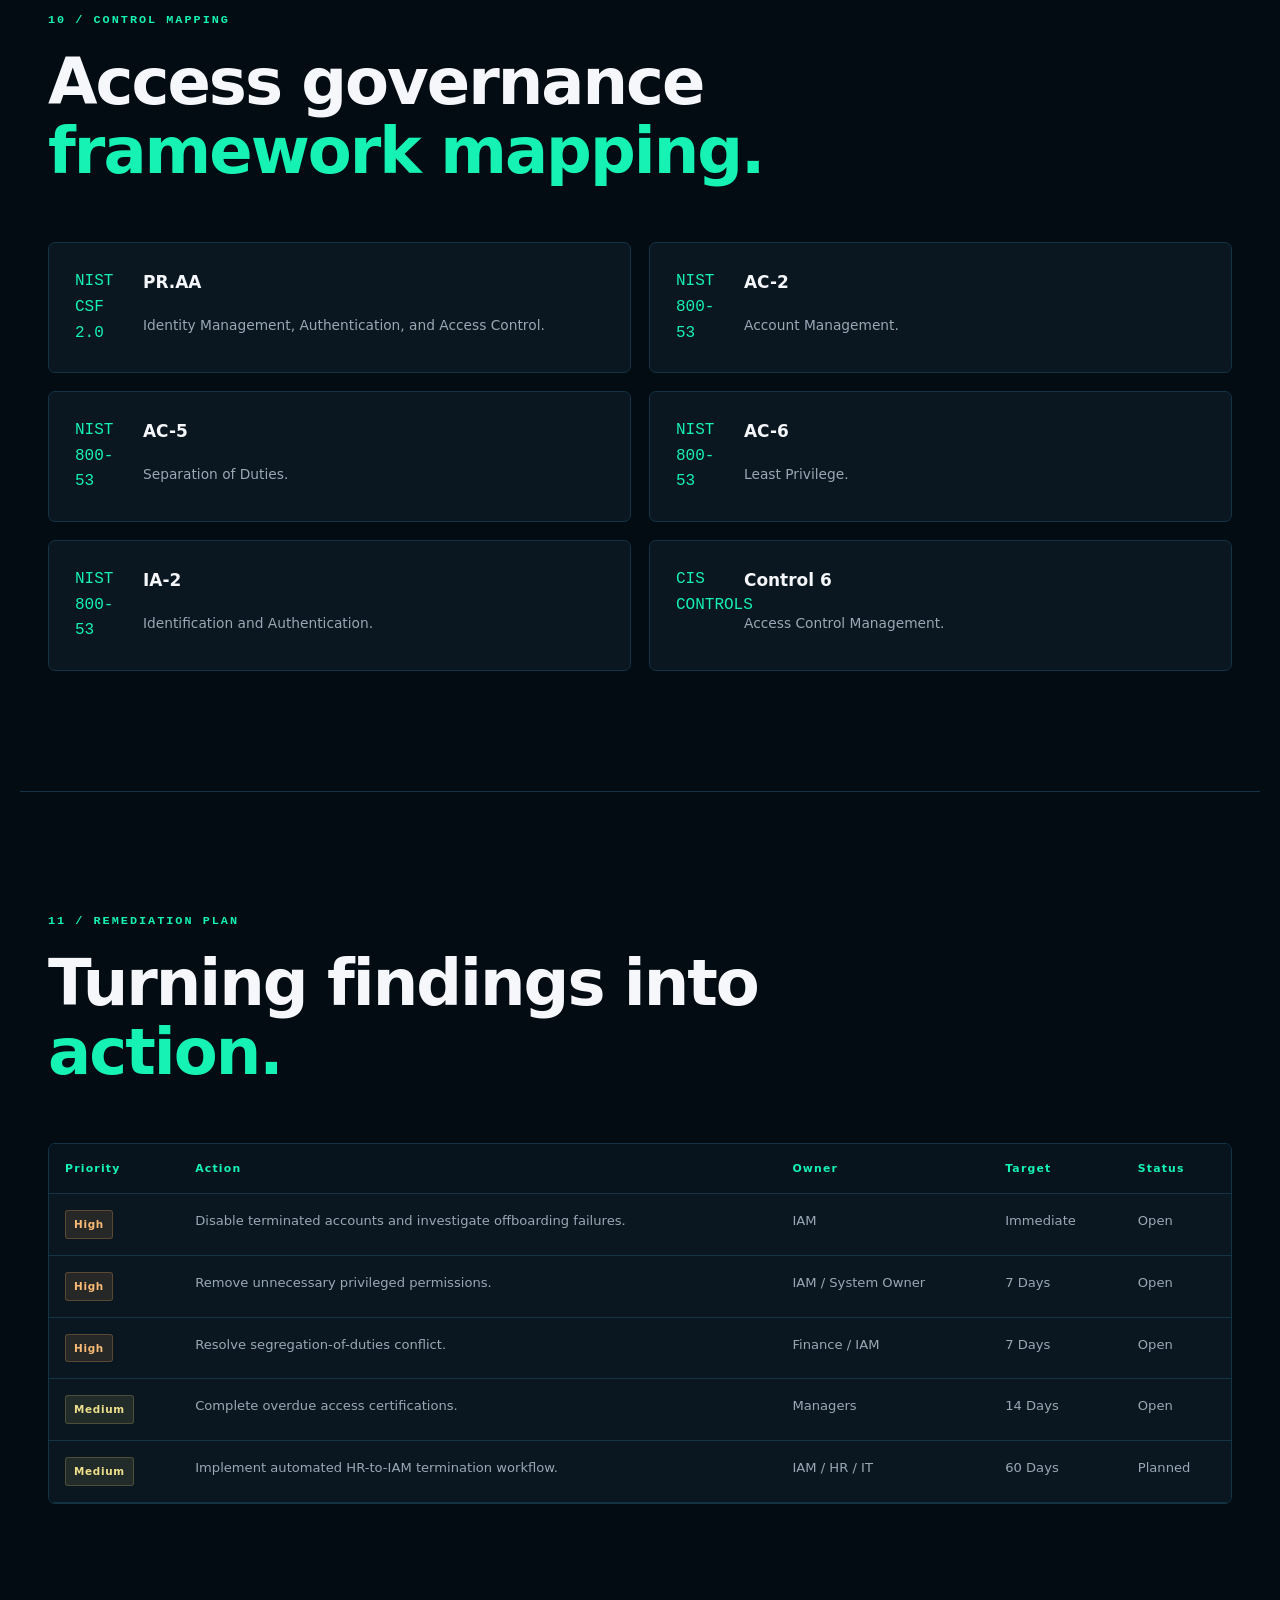
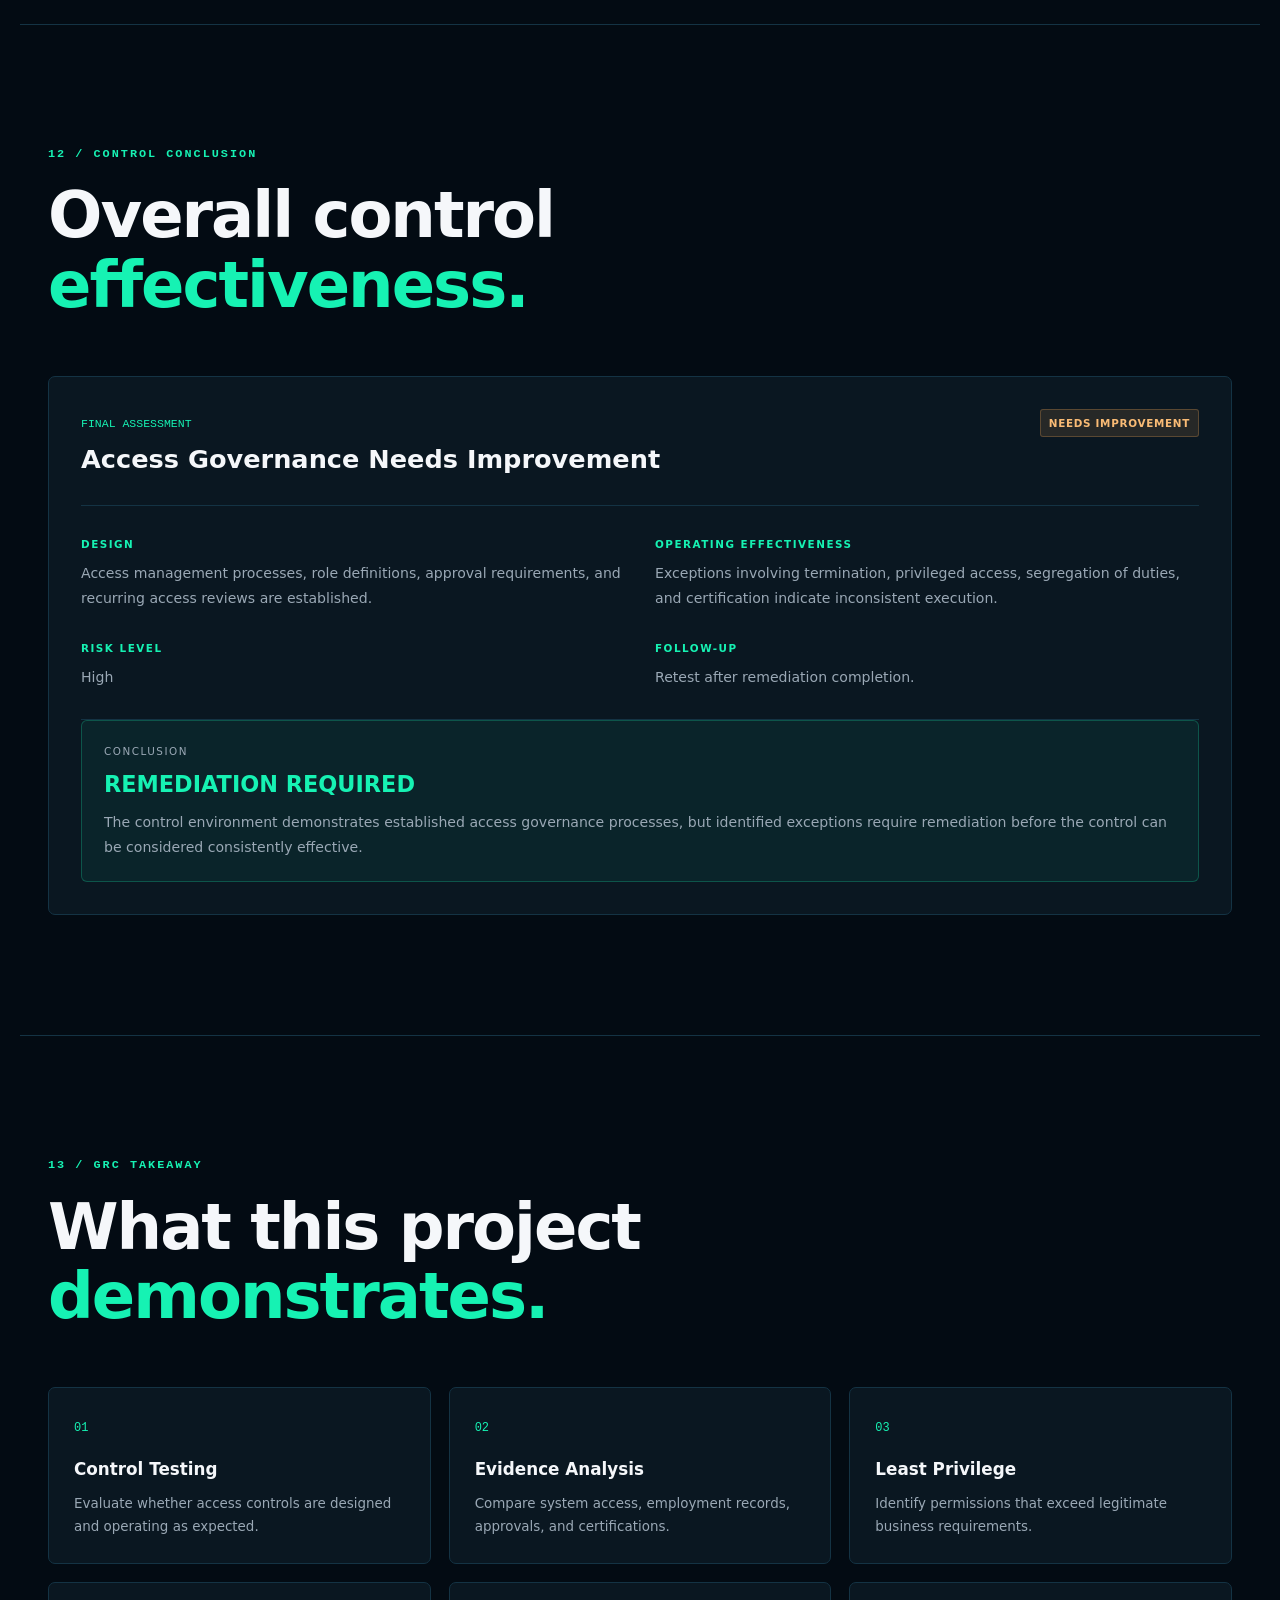
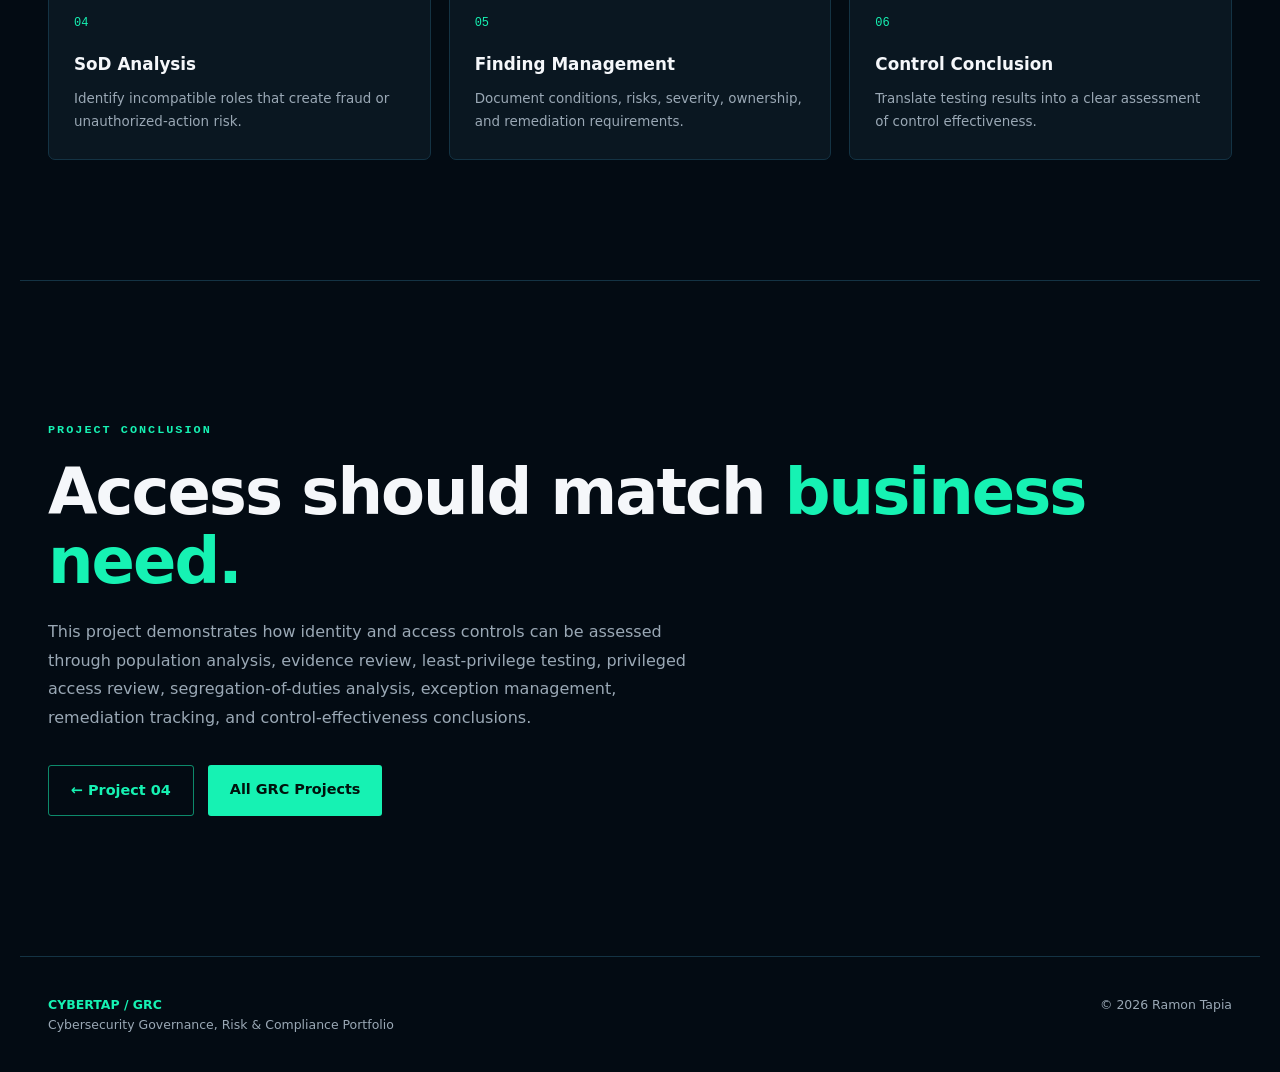
<file: access-control-review.html>
<!DOCTYPE html>
<html lang="en">

<head>

    <meta charset="UTF-8">

    <meta
        name="viewport"
        content="width=device-width, initial-scale=1.0"
    >

    <meta
        name="description"
        content="Identity and Access Management Control Review - Ramon Tapia GRC Portfolio"
    >

    <title>
        Access Control Review | Ramon Tapia
    </title>

    <link
        rel="stylesheet"
        href="styles.css"
    >

</head>


<body>


    <!-- ==================================================
         NAVIGATION
    =================================================== -->

    <header class="site-header">

        <div class="nav-container">

            <a
                href="index.html"
                class="brand"
            >

                <span class="shield">
                    ◇
                </span>

                <span>
                    CYBERTAP
                </span>

            </a>


            <nav class="desktop-nav">

                <a href="index.html">
                    Home
                </a>

                <a href="index.html#experience">
                    Experience
                </a>

                <a href="index.html#projects">
                    Projects
                </a>

                <a href="index.html#frameworks">
                    Frameworks
                </a>

                <a href="index.html#about">
                    About
                </a>

                <a
                    href="index.html#contact"
                    class="nav-contact"
                >
                    Contact
                </a>

            </nav>


            <button
                class="menu-toggle"
                aria-label="Open navigation"
                aria-expanded="false"
            >
                ☰
            </button>

        </div>


        <div class="mobile-nav">

            <a href="index.html">
                Home
            </a>

            <a href="index.html#experience">
                Experience
            </a>

            <a href="index.html#projects">
                Projects
            </a>

            <a href="index.html#frameworks">
                Frameworks
            </a>

            <a href="index.html#about">
                About
            </a>

            <a href="index.html#contact">
                Contact
            </a>

        </div>

    </header>


    <main>


        <!-- ==================================================
             PROJECT HERO
        =================================================== -->

        <section class="project-page-hero">

            <div class="project-page-container">

                <a
                    href="index.html#projects"
                    class="back-link"
                >
                    ← Back to GRC Projects
                </a>


                <p class="section-number">
                    PROJECT 05 / IDENTITY & ACCESS MANAGEMENT
                </p>


                <h1>

                    Identity & Access

                    <span>
                        Control Review
                    </span>

                </h1>


                <p class="project-page-intro">

                    A simulated IAM control assessment evaluating
                    user access, privileged accounts, role-based
                    access control, least privilege, terminated-user
                    access, segregation of duties, access
                    certification, and remediation tracking.

                </p>


                <div class="project-meta">

                    <div>

                        <span>
                            REVIEW TYPE
                        </span>

                        <strong>
                            User Access Review
                        </strong>

                    </div>


                    <div>

                        <span>
                            POPULATION
                        </span>

                        <strong>
                            125 Accounts
                        </strong>

                    </div>


                    <div>

                        <span>
                            EXCEPTIONS
                        </span>

                        <strong>
                            8
                        </strong>

                    </div>


                    <div>

                        <span>
                            CONTROL RESULT
                        </span>

                        <strong>
                            Needs Improvement
                        </strong>

                    </div>

                </div>

            </div>

        </section>


        <!-- ==================================================
             EXECUTIVE SUMMARY
        =================================================== -->

        <section class="section">

            <div class="section-heading">

                <p class="section-number">
                    01 / EXECUTIVE SUMMARY
                </p>

                <h2>

                    Access governance

                    <span>
                        overview.
                    </span>

                </h2>

            </div>


            <div class="project-content-grid">

                <div class="project-main-content">

                    <p>
                        This simulated assessment reviews
                        identity and access management controls
                        for a fictional enterprise financial
                        application containing sensitive
                        business information.
                    </p>

                    <p>
                        The objective is to determine whether
                        user access remains appropriate based
                        on job responsibilities, whether
                        privileged permissions are adequately
                        controlled, and whether access changes
                        are completed when users transfer or
                        leave the organization.
                    </p>

                    <p>
                        A population of 125 fictional accounts
                        was reviewed using simulated HR records,
                        application access exports, role
                        assignments, manager certifications,
                        privileged account listings, and
                        termination records.
                    </p>

                    <p>
                        Eight exceptions were identified.
                        The most significant issues involved
                        terminated-user access, excessive
                        privileged permissions, conflicting
                        financial roles, and incomplete
                        manager certification evidence.
                    </p>

                    <p>
                        The overall control conclusion is
                        <strong>Needs Improvement</strong>
                        because access governance processes
                        exist, but several exceptions indicate
                        that important controls are not
                        operating consistently.
                    </p>

                    <p>
                        All identities, systems, records,
                        findings, and assessment results in
                        this portfolio project are simulated.
                    </p>

                </div>


                <aside class="assessment-summary">

                    <p class="panel-heading">
                        REVIEW SUMMARY
                    </p>

                    <div>
                        <span>Accounts Reviewed</span>
                        <strong>125</strong>
                    </div>

                    <div>
                        <span>Privileged Accounts</span>
                        <strong>12</strong>
                    </div>

                    <div>
                        <span>Exceptions</span>
                        <strong>8</strong>
                    </div>

                    <div>
                        <span>High-Risk Findings</span>
                        <strong>3</strong>
                    </div>

                    <div>
                        <span>Exception Rate</span>
                        <strong>6.4%</strong>
                    </div>

                </aside>

            </div>

        </section>


        <!-- ==================================================
             CONTROL OBJECTIVES
        =================================================== -->

        <section class="section">

            <div class="section-heading">

                <p class="section-number">
                    02 / CONTROL OBJECTIVES
                </p>

                <h2>

                    What the review

                    <span>
                        tests.
                    </span>

                </h2>

                <p class="section-description">

                    The review focuses on whether access
                    is authorized, appropriate, limited,
                    periodically reviewed, and removed
                    when no longer required.

                </p>

            </div>


            <div class="method-grid">

                <article class="method-card">

                    <span>
                        01
                    </span>

                    <h3>
                        Authorized Access
                    </h3>

                    <p>
                        Verify that accounts and
                        permissions were approved by
                        appropriate personnel.
                    </p>

                </article>


                <article class="method-card">

                    <span>
                        02
                    </span>

                    <h3>
                        Least Privilege
                    </h3>

                    <p>
                        Determine whether users have
                        only the access required to
                        perform assigned responsibilities.
                    </p>

                </article>


                <article class="method-card">

                    <span>
                        03
                    </span>

                    <h3>
                        Privileged Access
                    </h3>

                    <p>
                        Verify that elevated permissions
                        are limited, justified, monitored,
                        and periodically reviewed.
                    </p>

                </article>


                <article class="method-card">

                    <span>
                        04
                    </span>

                    <h3>
                        Segregation of Duties
                    </h3>

                    <p>
                        Identify combinations of
                        permissions that could allow
                        incompatible business activities.
                    </p>

                </article>


                <article class="method-card">

                    <span>
                        05
                    </span>

                    <h3>
                        Access Removal
                    </h3>

                    <p>
                        Confirm that access is promptly
                        removed when employment or
                        business need ends.
                    </p>

                </article>


                <article class="method-card">

                    <span>
                        06
                    </span>

                    <h3>
                        Access Certification
                    </h3>

                    <p>
                        Confirm that managers and
                        system owners periodically
                        recertify user permissions.
                    </p>

                </article>

            </div>

        </section>


        <!-- ==================================================
             REVIEW METHODOLOGY
        =================================================== -->

        <section class="section">

            <div class="section-heading">

                <p class="section-number">
                    03 / METHODOLOGY
                </p>

                <h2>

                    Review

                    <span>
                        workflow.
                    </span>

                </h2>

            </div>


            <div class="method-grid">

                <article class="method-card">

                    <span>01</span>

                    <h3>
                        Define Scope
                    </h3>

                    <p>
                        Identify the application,
                        review period, user population,
                        privileged roles, and control
                        objectives.
                    </p>

                </article>


                <article class="method-card">

                    <span>02</span>

                    <h3>
                        Obtain Population
                    </h3>

                    <p>
                        Obtain user, role, privilege,
                        employment, and access
                        certification records.
                    </p>

                </article>


                <article class="method-card">

                    <span>03</span>

                    <h3>
                        Reconcile Records
                    </h3>

                    <p>
                        Compare application accounts
                        against HR and identity records
                        to identify discrepancies.
                    </p>

                </article>


                <article class="method-card">

                    <span>04</span>

                    <h3>
                        Test Access
                    </h3>

                    <p>
                        Evaluate role appropriateness,
                        privilege, authorization,
                        segregation of duties,
                        and termination status.
                    </p>

                </article>


                <article class="method-card">

                    <span>05</span>

                    <h3>
                        Validate Exceptions
                    </h3>

                    <p>
                        Confirm identified exceptions
                        with control owners and gather
                        supporting evidence.
                    </p>

                </article>


                <article class="method-card">

                    <span>06</span>

                    <h3>
                        Report & Remediate
                    </h3>

                    <p>
                        Document findings, assign
                        owners, establish remediation,
                        and track closure.
                    </p>

                </article>

            </div>

        </section>


        <!-- ==================================================
             REVIEW POPULATION
        =================================================== -->

        <section class="section">

            <div class="section-heading">

                <p class="section-number">
                    04 / REVIEW POPULATION
                </p>

                <h2>

                    Account

                    <span>
                        population.
                    </span>

                </h2>

            </div>


            <div class="risk-dashboard">

                <div class="risk-stat">
                    <span>Total Accounts</span>
                    <strong>125</strong>
                </div>

                <div class="risk-stat">
                    <span>Standard Users</span>
                    <strong>108</strong>
                </div>

                <div class="risk-stat">
                    <span>Privileged</span>
                    <strong>12</strong>
                </div>

                <div class="risk-stat">
                    <span>Service Accounts</span>
                    <strong>5</strong>
                </div>

                <div class="risk-stat">
                    <span>Exceptions</span>
                    <strong>8</strong>
                </div>

                <div class="risk-stat">
                    <span>Exception Rate</span>
                    <strong>6.4%</strong>
                </div>

            </div>

        </section>


        <!-- ==================================================
             TEST RESULTS
        =================================================== -->

        <section class="section">

            <div class="section-heading">

                <p class="section-number">
                    05 / CONTROL TESTING
                </p>

                <h2>

                    Access review

                    <span>
                        results.
                    </span>

                </h2>

                <p class="section-description">

                    Each access governance control was
                    evaluated using simulated evidence
                    from the user population.

                </p>

            </div>


            <div class="table-wrapper">

                <table class="risk-table">

                    <thead>

                        <tr>
                            <th>Control</th>
                            <th>Population</th>
                            <th>Exceptions</th>
                            <th>Result</th>
                            <th>Risk</th>
                        </tr>

                    </thead>


                    <tbody>

                        <tr>

                            <td>
                                Active employees have
                                authorized system access
                            </td>

                            <td>108</td>

                            <td>1</td>

                            <td>
                                Mostly Effective
                            </td>

                            <td>
                                <span class="risk-badge medium-badge">
                                    Medium
                                </span>
                            </td>

                        </tr>


                        <tr>

                            <td>
                                Terminated-user access
                                is promptly removed
                            </td>

                            <td>7</td>

                            <td>2</td>

                            <td>
                                Needs Improvement
                            </td>

                            <td>
                                <span class="risk-badge high-badge">
                                    High
                                </span>
                            </td>

                        </tr>


                        <tr>

                            <td>
                                Privileged access is
                                appropriately assigned
                            </td>

                            <td>12</td>

                            <td>2</td>

                            <td>
                                Needs Improvement
                            </td>

                            <td>
                                <span class="risk-badge high-badge">
                                    High
                                </span>
                            </td>

                        </tr>


                        <tr>

                            <td>
                                Conflicting financial
                                duties are restricted
                            </td>

                            <td>125</td>

                            <td>1</td>

                            <td>
                                Needs Improvement
                            </td>

                            <td>
                                <span class="risk-badge high-badge">
                                    High
                                </span>
                            </td>

                        </tr>


                        <tr>

                            <td>
                                Quarterly access
                                certification is completed
                            </td>

                            <td>125</td>

                            <td>2</td>

                            <td>
                                Partially Effective
                            </td>

                            <td>
                                <span class="risk-badge medium-badge">
                                    Medium
                                </span>
                            </td>

                        </tr>

                    </tbody>

                </table>

            </div>

        </section>


        <!-- ==================================================
             EXCEPTION REGISTER
        =================================================== -->

        <section class="section">

            <div class="section-heading">

                <p class="section-number">
                    06 / EXCEPTION REGISTER
                </p>

                <h2>

                    Identified access

                    <span>
                        exceptions.
                    </span>

                </h2>

            </div>


            <div class="table-wrapper">

                <table class="risk-table">

                    <thead>

                        <tr>
                            <th>ID</th>
                            <th>User</th>
                            <th>Exception</th>
                            <th>Risk</th>
                            <th>Required Action</th>
                            <th>Status</th>
                        </tr>

                    </thead>


                    <tbody>

                        <tr>

                            <td>IAM-001</td>

                            <td>
                                User-017
                            </td>

                            <td>
                                Terminated account remained
                                enabled after employment ended.
                            </td>

                            <td>
                                <span class="risk-badge high-badge">
                                    High
                                </span>
                            </td>

                            <td>
                                Disable account and investigate
                                offboarding process failure.
                            </td>

                            <td>
                                Open
                            </td>

                        </tr>


                        <tr>

                            <td>IAM-002</td>

                            <td>
                                User-041
                            </td>

                            <td>
                                Terminated user retained
                                application access beyond
                                required removal timeframe.
                            </td>

                            <td>
                                <span class="risk-badge high-badge">
                                    High
                                </span>
                            </td>

                            <td>
                                Remove access and validate
                                termination workflow.
                            </td>

                            <td>
                                Open
                            </td>

                        </tr>


                        <tr>

                            <td>IAM-003</td>

                            <td>
                                User-063
                            </td>

                            <td>
                                Administrative role is not
                                supported by current job
                                responsibilities.
                            </td>

                            <td>
                                <span class="risk-badge high-badge">
                                    High
                                </span>
                            </td>

                            <td>
                                Remove unnecessary privileged
                                role and review approval history.
                            </td>

                            <td>
                                Open
                            </td>

                        </tr>


                        <tr>

                            <td>IAM-004</td>

                            <td>
                                User-088
                            </td>

                            <td>
                                Privileged access lacks
                                documented business
                                justification.
                            </td>

                            <td>
                                <span class="risk-badge medium-badge">
                                    Medium
                                </span>
                            </td>

                            <td>
                                Obtain approval or remove
                                privileged permissions.
                            </td>

                            <td>
                                Open
                            </td>

                        </tr>


                        <tr>

                            <td>IAM-005</td>

                            <td>
                                User-094
                            </td>

                            <td>
                                User can both create and
                                approve financial transactions.
                            </td>

                            <td>
                                <span class="risk-badge high-badge">
                                    High
                                </span>
                            </td>

                            <td>
                                Remove conflicting permission
                                and establish preventive
                                segregation-of-duties control.
                            </td>

                            <td>
                                Open
                            </td>

                        </tr>


                        <tr>

                            <td>IAM-006</td>

                            <td>
                                User-102
                            </td>

                            <td>
                                Access exceeds requirements
                                of the user's current role.
                            </td>

                            <td>
                                <span class="risk-badge medium-badge">
                                    Medium
                                </span>
                            </td>

                            <td>
                                Reduce permissions to
                                approved role baseline.
                            </td>

                            <td>
                                Open
                            </td>

                        </tr>


                        <tr>

                            <td>IAM-007</td>

                            <td>
                                User-111
                            </td>

                            <td>
                                Manager certification
                                evidence was not retained.
                            </td>

                            <td>
                                <span class="risk-badge medium-badge">
                                    Medium
                                </span>
                            </td>

                            <td>
                                Complete certification and
                                retain review evidence.
                            </td>

                            <td>
                                Open
                            </td>

                        </tr>


                        <tr>

                            <td>IAM-008</td>

                            <td>
                                User-119
                            </td>

                            <td>
                                Quarterly access review
                                was not completed by the
                                required reviewer.
                            </td>

                            <td>
                                <span class="risk-badge medium-badge">
                                    Medium
                                </span>
                            </td>

                            <td>
                                Complete overdue review
                                and establish escalation
                                for missed certifications.
                            </td>

                            <td>
                                Open
                            </td>

                        </tr>

                    </tbody>

                </table>

            </div>

        </section>


        <!-- ==================================================
             PRIORITY FINDING
        =================================================== -->

        <section class="section">

            <div class="section-heading">

                <p class="section-number">
                    07 / PRIORITY FINDING
                </p>

                <h2>

                    Terminated-user

                    <span>
                        access.
                    </span>

                </h2>

            </div>


            <div class="finding-card">

                <div class="finding-header">

                    <div>

                        <span>
                            IAM-001
                        </span>

                        <h3>
                            Account Remained Active After Termination
                        </h3>

                    </div>


                    <span class="risk-badge high-badge">
                        HIGH
                    </span>

                </div>


                <div class="finding-grid">

                    <div>

                        <span class="finding-label">
                            CONDITION
                        </span>

                        <p>
                            Review of simulated HR
                            termination records identified
                            an application account that
                            remained enabled after the
                            user's employment ended.
                        </p>

                    </div>


                    <div>

                        <span class="finding-label">
                            RISK
                        </span>

                        <p>
                            Active accounts belonging to
                            former employees increase the
                            possibility of unauthorized
                            access, misuse of credentials,
                            data exposure, and fraudulent
                            activity.
                        </p>

                    </div>


                    <div>

                        <span class="finding-label">
                            CONTROL AREA
                        </span>

                        <p>
                            Account Management
                        </p>

                    </div>


                    <div>

                        <span class="finding-label">
                            SEVERITY
                        </span>

                        <p>
                            High
                        </p>

                    </div>


                    <div>

                        <span class="finding-label">
                            CONTROL OWNER
                        </span>

                        <p>
                            Identity & Access Management
                        </p>

                    </div>


                    <div>

                        <span class="finding-label">
                            TREATMENT
                        </span>

                        <p>
                            Mitigate
                        </p>

                    </div>

                </div>


                <div class="control-section">

                    <span class="finding-label">
                        RECOMMENDED REMEDIATION
                    </span>

                    <ul>

                        <li>
                            Immediately disable the
                            terminated user's account.
                        </li>

                        <li>
                            Review authentication and
                            application logs for activity
                            following termination.
                        </li>

                        <li>
                            Validate whether other
                            terminated users retain
                            active access.
                        </li>

                        <li>
                            Integrate HR termination
                            events with identity
                            deprovisioning workflows.
                        </li>

                        <li>
                            Establish escalation for
                            accounts not disabled within
                            the required timeframe.
                        </li>

                        <li>
                            Periodically reconcile active
                            accounts against authoritative
                            employment records.
                        </li>

                    </ul>

                </div>


                <div class="residual-box">

                    <span>
                        EXPECTED RESULT
                    </span>

                    <strong>
                        TIMELY ACCESS REVOCATION
                    </strong>

                    <p>
                        Automated or tightly coordinated
                        offboarding controls reduce the
                        opportunity for former employees
                        to retain access after the
                        business relationship ends.
                    </p>

                </div>

            </div>

        </section>


        <!-- ==================================================
             SEGREGATION OF DUTIES
        =================================================== -->

        <section class="section">

            <div class="section-heading">

                <p class="section-number">
                    08 / SEGREGATION OF DUTIES
                </p>

                <h2>

                    Preventing conflicting

                    <span>
                        access.
                    </span>

                </h2>

            </div>


            <div class="finding-card">

                <div class="finding-header">

                    <div>

                        <span>
                            IAM-005
                        </span>

                        <h3>
                            Conflicting Financial Permissions
                        </h3>

                    </div>


                    <span class="risk-badge high-badge">
                        HIGH
                    </span>

                </div>


                <div class="finding-grid">

                    <div>

                        <span class="finding-label">
                            ACCESS ROLE 1
                        </span>

                        <p>
                            Transaction Creator
                        </p>

                    </div>


                    <div>

                        <span class="finding-label">
                            ACCESS ROLE 2
                        </span>

                        <p>
                            Transaction Approver
                        </p>

                    </div>


                    <div>

                        <span class="finding-label">
                            CONFLICT
                        </span>

                        <p>
                            One user can initiate and
                            approve the same type of
                            financial activity.
                        </p>

                    </div>


                    <div>

                        <span class="finding-label">
                            RISK
                        </span>

                        <p>
                            Unauthorized or fraudulent
                            transactions could occur
                            without independent approval.
                        </p>

                    </div>

                </div>


                <div class="control-section">

                    <span class="finding-label">
                        REMEDIATION
                    </span>

                    <ul>

                        <li>
                            Remove one of the conflicting
                            roles from the affected user.
                        </li>

                        <li>
                            Establish an approved
                            segregation-of-duties matrix.
                        </li>

                        <li>
                            Prevent incompatible roles
                            from being assigned together
                            where technically possible.
                        </li>

                        <li>
                            Require documented compensating
                            controls when exceptions are
                            necessary.
                        </li>

                        <li>
                            Include SoD conflicts in
                            recurring access certification.
                        </li>

                    </ul>

                </div>

            </div>

        </section>


        <!-- ==================================================
             PRIVILEGED ACCESS
        =================================================== -->

        <section class="section">

            <div class="section-heading">

                <p class="section-number">
                    09 / PRIVILEGED ACCESS
                </p>

                <h2>

                    Elevated access requires

                    <span>
                        stronger oversight.
                    </span>

                </h2>

            </div>


            <div class="method-grid">

                <article class="method-card">

                    <span>01</span>

                    <h3>
                        Business Need
                    </h3>

                    <p>
                        Privileged access should have
                        documented business justification
                        tied to job responsibilities.
                    </p>

                </article>


                <article class="method-card">

                    <span>02</span>

                    <h3>
                        Approval
                    </h3>

                    <p>
                        Elevated permissions should be
                        approved by appropriate system
                        or business owners.
                    </p>

                </article>


                <article class="method-card">

                    <span>03</span>

                    <h3>
                        Least Privilege
                    </h3>

                    <p>
                        Administrative permissions
                        should be limited to only what
                        the individual requires.
                    </p>

                </article>


                <article class="method-card">

                    <span>04</span>

                    <h3>
                        MFA
                    </h3>

                    <p>
                        Strong authentication should
                        protect privileged access
                        wherever supported.
                    </p>

                </article>


                <article class="method-card">

                    <span>05</span>

                    <h3>
                        Logging
                    </h3>

                    <p>
                        Privileged activity should be
                        logged and monitored for
                        suspicious administrative actions.
                    </p>

                </article>


                <article class="method-card">

                    <span>06</span>

                    <h3>
                        Recertification
                    </h3>

                    <p>
                        Elevated access should be
                        reviewed regularly and removed
                        when no longer required.
                    </p>

                </article>

            </div>

        </section>


        <!-- ==================================================
             FRAMEWORK MAPPING
        =================================================== -->

        <section class="section">

            <div class="section-heading">

                <p class="section-number">
                    10 / CONTROL MAPPING
                </p>

                <h2>

                    Access governance

                    <span>
                        framework mapping.
                    </span>

                </h2>

            </div>


            <div class="framework-grid">

                <div class="framework-card">

                    <span>
                        NIST CSF 2.0
                    </span>

                    <strong>
                        PR.AA
                    </strong>

                    <p>
                        Identity Management,
                        Authentication, and
                        Access Control.
                    </p>

                </div>


                <div class="framework-card">

                    <span>
                        NIST 800-53
                    </span>

                    <strong>
                        AC-2
                    </strong>

                    <p>
                        Account Management.
                    </p>

                </div>


                <div class="framework-card">

                    <span>
                        NIST 800-53
                    </span>

                    <strong>
                        AC-5
                    </strong>

                    <p>
                        Separation of Duties.
                    </p>

                </div>


                <div class="framework-card">

                    <span>
                        NIST 800-53
                    </span>

                    <strong>
                        AC-6
                    </strong>

                    <p>
                        Least Privilege.
                    </p>

                </div>


                <div class="framework-card">

                    <span>
                        NIST 800-53
                    </span>

                    <strong>
                        IA-2
                    </strong>

                    <p>
                        Identification and
                        Authentication.
                    </p>

                </div>


                <div class="framework-card">

                    <span>
                        CIS CONTROLS
                    </span>

                    <strong>
                        Control 6
                    </strong>

                    <p>
                        Access Control Management.
                    </p>

                </div>

            </div>

        </section>


        <!-- ==================================================
             REMEDIATION PLAN
        =================================================== -->

        <section class="section">

            <div class="section-heading">

                <p class="section-number">
                    11 / REMEDIATION PLAN
                </p>

                <h2>

                    Turning findings into

                    <span>
                        action.
                    </span>

                </h2>

            </div>


            <div class="table-wrapper">

                <table class="risk-table">

                    <thead>

                        <tr>
                            <th>Priority</th>
                            <th>Action</th>
                            <th>Owner</th>
                            <th>Target</th>
                            <th>Status</th>
                        </tr>

                    </thead>


                    <tbody>

                        <tr>

                            <td>
                                <span class="risk-badge high-badge">
                                    High
                                </span>
                            </td>

                            <td>
                                Disable terminated accounts
                                and investigate offboarding
                                failures.
                            </td>

                            <td>
                                IAM
                            </td>

                            <td>
                                Immediate
                            </td>

                            <td>
                                Open
                            </td>

                        </tr>


                        <tr>

                            <td>
                                <span class="risk-badge high-badge">
                                    High
                                </span>
                            </td>

                            <td>
                                Remove unnecessary
                                privileged permissions.
                            </td>

                            <td>
                                IAM / System Owner
                            </td>

                            <td>
                                7 Days
                            </td>

                            <td>
                                Open
                            </td>

                        </tr>


                        <tr>

                            <td>
                                <span class="risk-badge high-badge">
                                    High
                                </span>
                            </td>

                            <td>
                                Resolve segregation-of-duties
                                conflict.
                            </td>

                            <td>
                                Finance / IAM
                            </td>

                            <td>
                                7 Days
                            </td>

                            <td>
                                Open
                            </td>

                        </tr>


                        <tr>

                            <td>
                                <span class="risk-badge medium-badge">
                                    Medium
                                </span>
                            </td>

                            <td>
                                Complete overdue access
                                certifications.
                            </td>

                            <td>
                                Managers
                            </td>

                            <td>
                                14 Days
                            </td>

                            <td>
                                Open
                            </td>

                        </tr>


                        <tr>

                            <td>
                                <span class="risk-badge medium-badge">
                                    Medium
                                </span>
                            </td>

                            <td>
                                Implement automated
                                HR-to-IAM termination
                                workflow.
                            </td>

                            <td>
                                IAM / HR / IT
                            </td>

                            <td>
                                60 Days
                            </td>

                            <td>
                                Planned
                            </td>

                        </tr>

                    </tbody>

                </table>

            </div>

        </section>


        <!-- ==================================================
             CONTROL CONCLUSION
        =================================================== -->

        <section class="section">

            <div class="section-heading">

                <p class="section-number">
                    12 / CONTROL CONCLUSION
                </p>

                <h2>

                    Overall control

                    <span>
                        effectiveness.
                    </span>

                </h2>

            </div>


            <div class="finding-card">

                <div class="finding-header">

                    <div>

                        <span>
                            FINAL ASSESSMENT
                        </span>

                        <h3>
                            Access Governance Needs Improvement
                        </h3>

                    </div>


                    <span class="risk-badge high-badge">
                        NEEDS IMPROVEMENT
                    </span>

                </div>


                <div class="finding-grid">

                    <div>

                        <span class="finding-label">
                            DESIGN
                        </span>

                        <p>
                            Access management processes,
                            role definitions, approval
                            requirements, and recurring
                            access reviews are established.
                        </p>

                    </div>


                    <div>

                        <span class="finding-label">
                            OPERATING EFFECTIVENESS
                        </span>

                        <p>
                            Exceptions involving termination,
                            privileged access, segregation
                            of duties, and certification
                            indicate inconsistent execution.
                        </p>

                    </div>


                    <div>

                        <span class="finding-label">
                            RISK LEVEL
                        </span>

                        <p>
                            High
                        </p>

                    </div>


                    <div>

                        <span class="finding-label">
                            FOLLOW-UP
                        </span>

                        <p>
                            Retest after remediation
                            completion.
                        </p>

                    </div>

                </div>


                <div class="residual-box">

                    <span>
                        CONCLUSION
                    </span>

                    <strong>
                        REMEDIATION REQUIRED
                    </strong>

                    <p>
                        The control environment demonstrates
                        established access governance
                        processes, but identified exceptions
                        require remediation before the
                        control can be considered consistently
                        effective.
                    </p>

                </div>

            </div>

        </section>


        <!-- ==================================================
             GRC TAKEAWAY
        =================================================== -->

        <section class="section">

            <div class="section-heading">

                <p class="section-number">
                    13 / GRC TAKEAWAY
                </p>

                <h2>

                    What this project

                    <span>
                        demonstrates.
                    </span>

                </h2>

            </div>


            <div class="method-grid">

                <article class="method-card">

                    <span>01</span>

                    <h3>
                        Control Testing
                    </h3>

                    <p>
                        Evaluate whether access
                        controls are designed and
                        operating as expected.
                    </p>

                </article>


                <article class="method-card">

                    <span>02</span>

                    <h3>
                        Evidence Analysis
                    </h3>

                    <p>
                        Compare system access,
                        employment records,
                        approvals, and certifications.
                    </p>

                </article>


                <article class="method-card">

                    <span>03</span>

                    <h3>
                        Least Privilege
                    </h3>

                    <p>
                        Identify permissions that
                        exceed legitimate business
                        requirements.
                    </p>

                </article>


                <article class="method-card">

                    <span>04</span>

                    <h3>
                        SoD Analysis
                    </h3>

                    <p>
                        Identify incompatible roles
                        that create fraud or
                        unauthorized-action risk.
                    </p>

                </article>


                <article class="method-card">

                    <span>05</span>

                    <h3>
                        Finding Management
                    </h3>

                    <p>
                        Document conditions, risks,
                        severity, ownership, and
                        remediation requirements.
                    </p>

                </article>


                <article class="method-card">

                    <span>06</span>

                    <h3>
                        Control Conclusion
                    </h3>

                    <p>
                        Translate testing results
                        into a clear assessment of
                        control effectiveness.
                    </p>

                </article>

            </div>

        </section>


        <!-- ==================================================
             CONCLUSION
        =================================================== -->

        <section class="contact-section">

            <p class="section-number">
                PROJECT CONCLUSION
            </p>


            <h2>

                Access should match

                <span>
                    business need.
                </span>

            </h2>


            <p>
                This project demonstrates how identity
                and access controls can be assessed through
                population analysis, evidence review,
                least-privilege testing, privileged access
                review, segregation-of-duties analysis,
                exception management, remediation tracking,
                and control-effectiveness conclusions.
            </p>


            <div class="contact-actions">

                <a
                    href="third-party-risk.html"
                    class="btn btn-outline"
                >
                    ← Project 04
                </a>

                <a
                    href="index.html#projects"
                    class="btn btn-primary"
                >
                    All GRC Projects
                </a>

            </div>

        </section>


    </main>


    <!-- ==================================================
         FOOTER
    =================================================== -->

    <footer>

        <div>

            <strong>
                CYBERTAP / GRC
            </strong>

            <p>
                Cybersecurity Governance,
                Risk & Compliance Portfolio
            </p>

        </div>

        <p>
            © 2026 Ramon Tapia
        </p>

    </footer>


    <script src="script.js"></script>


</body>

</html>
</file>
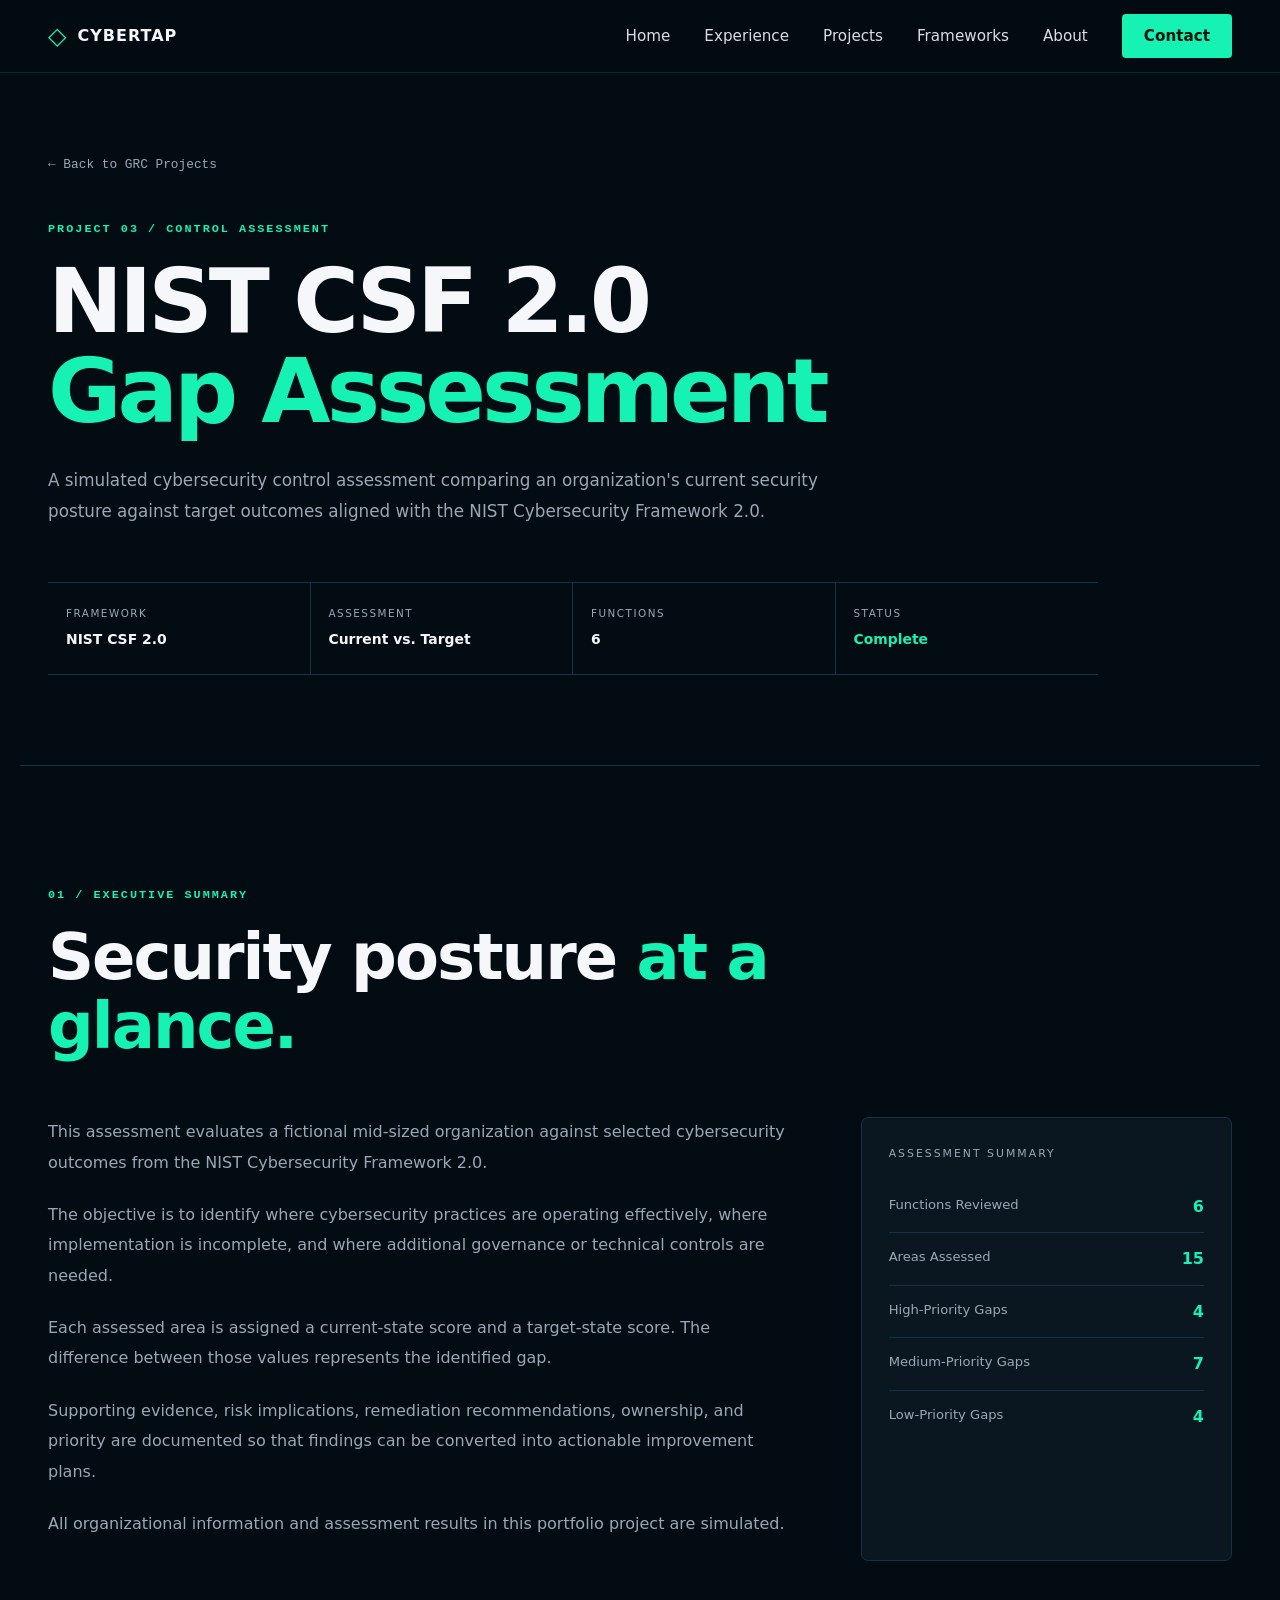
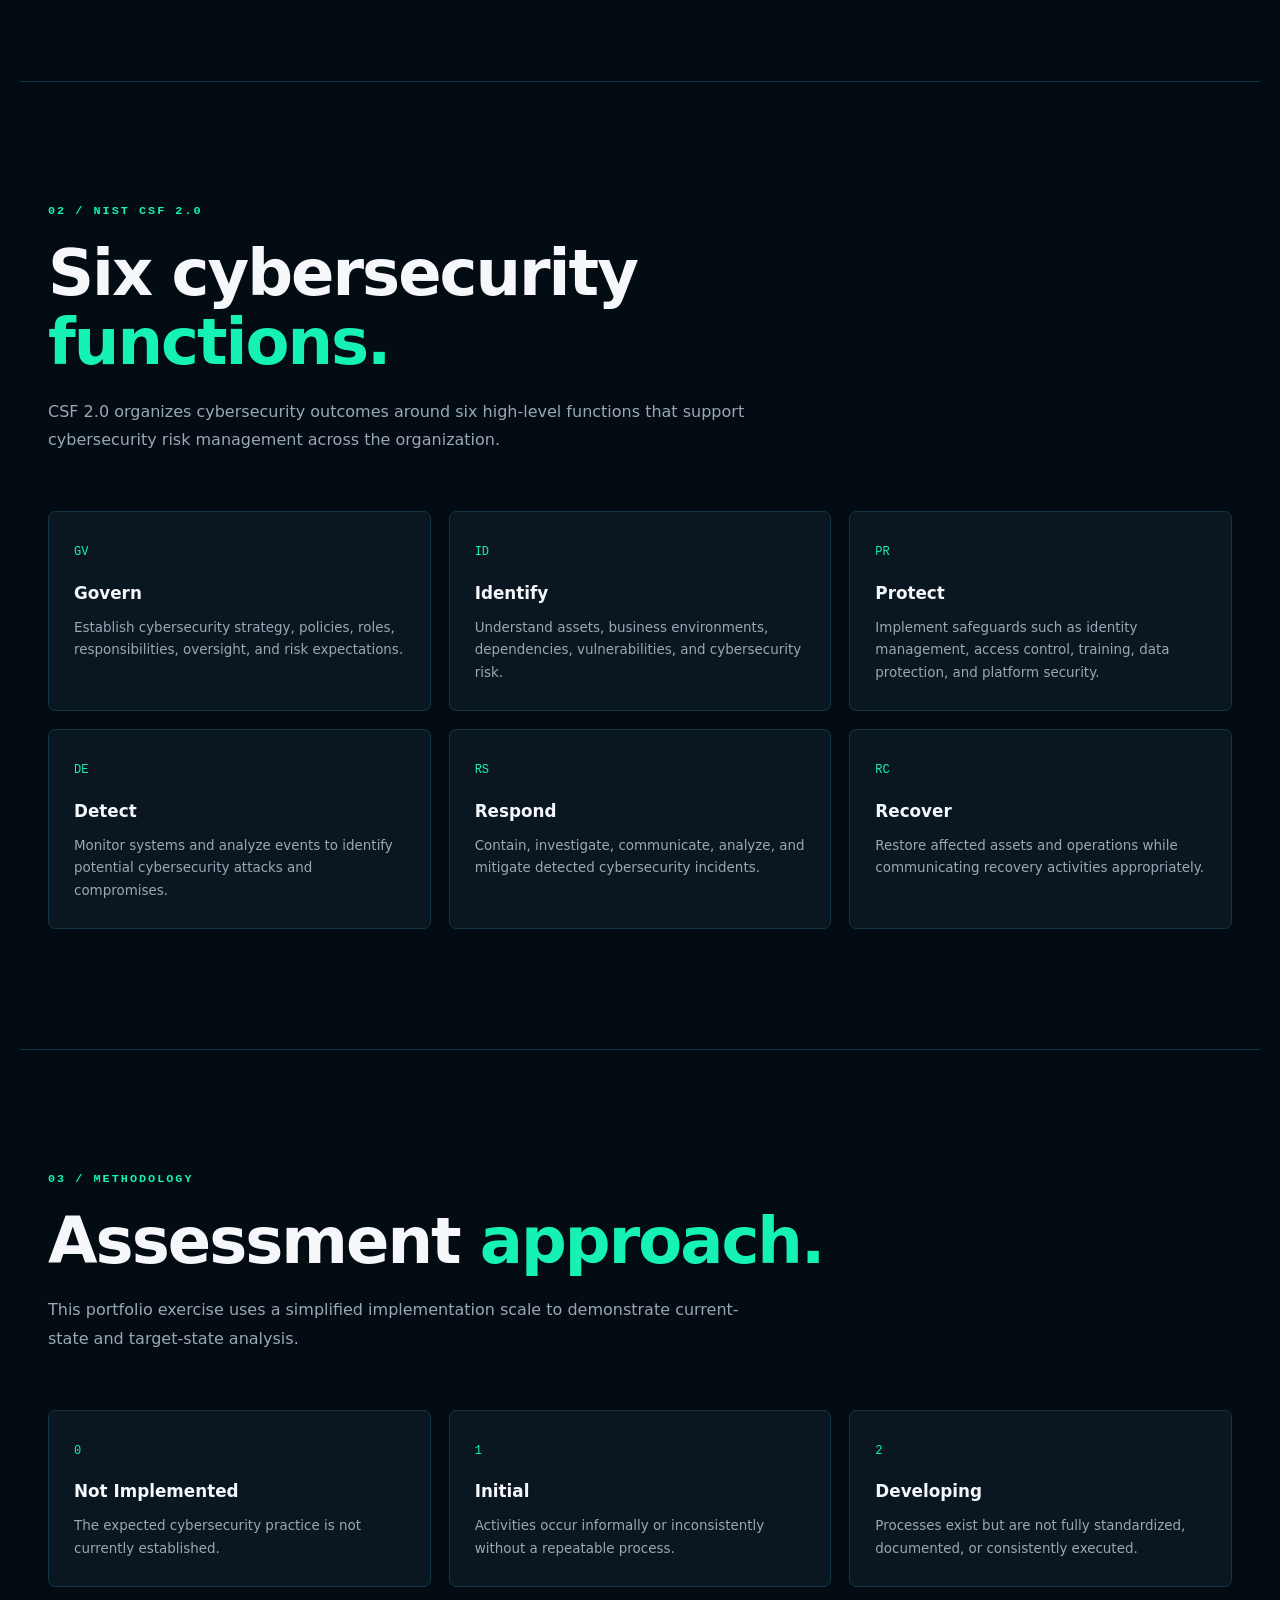
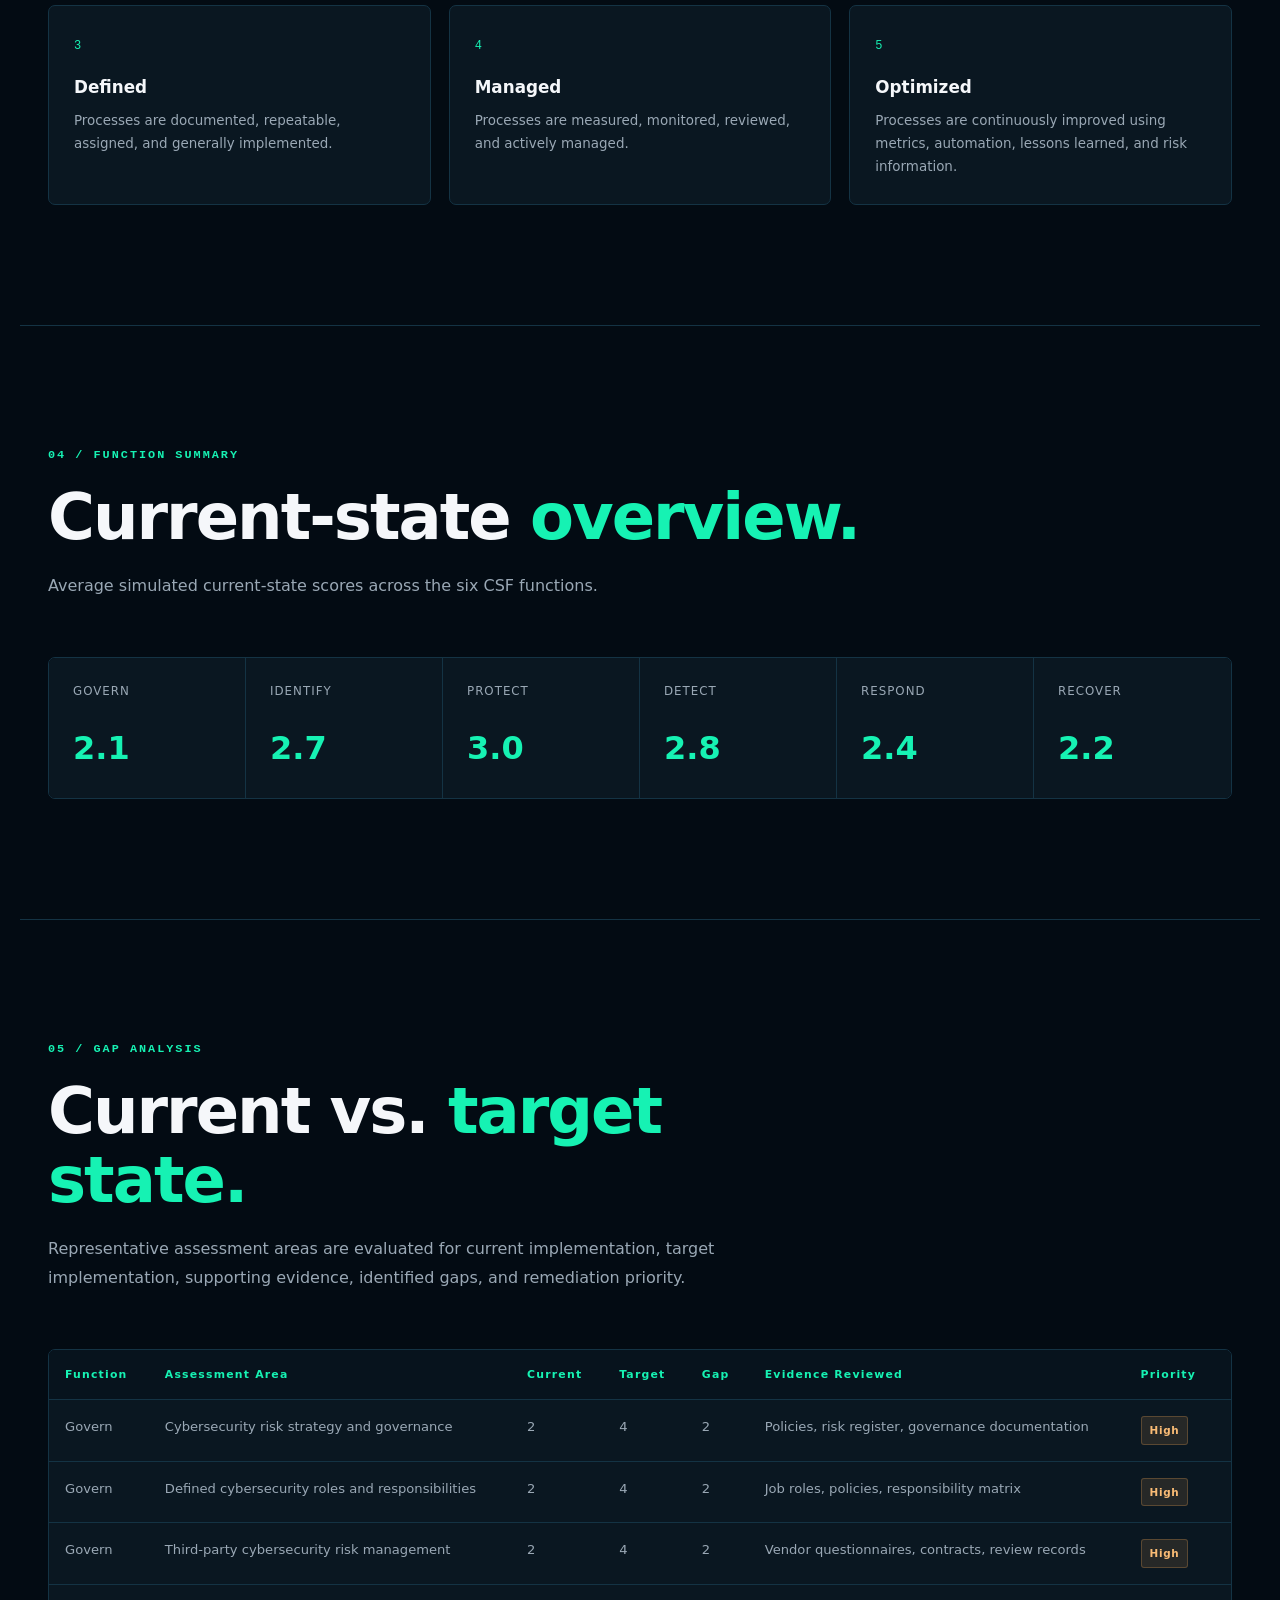
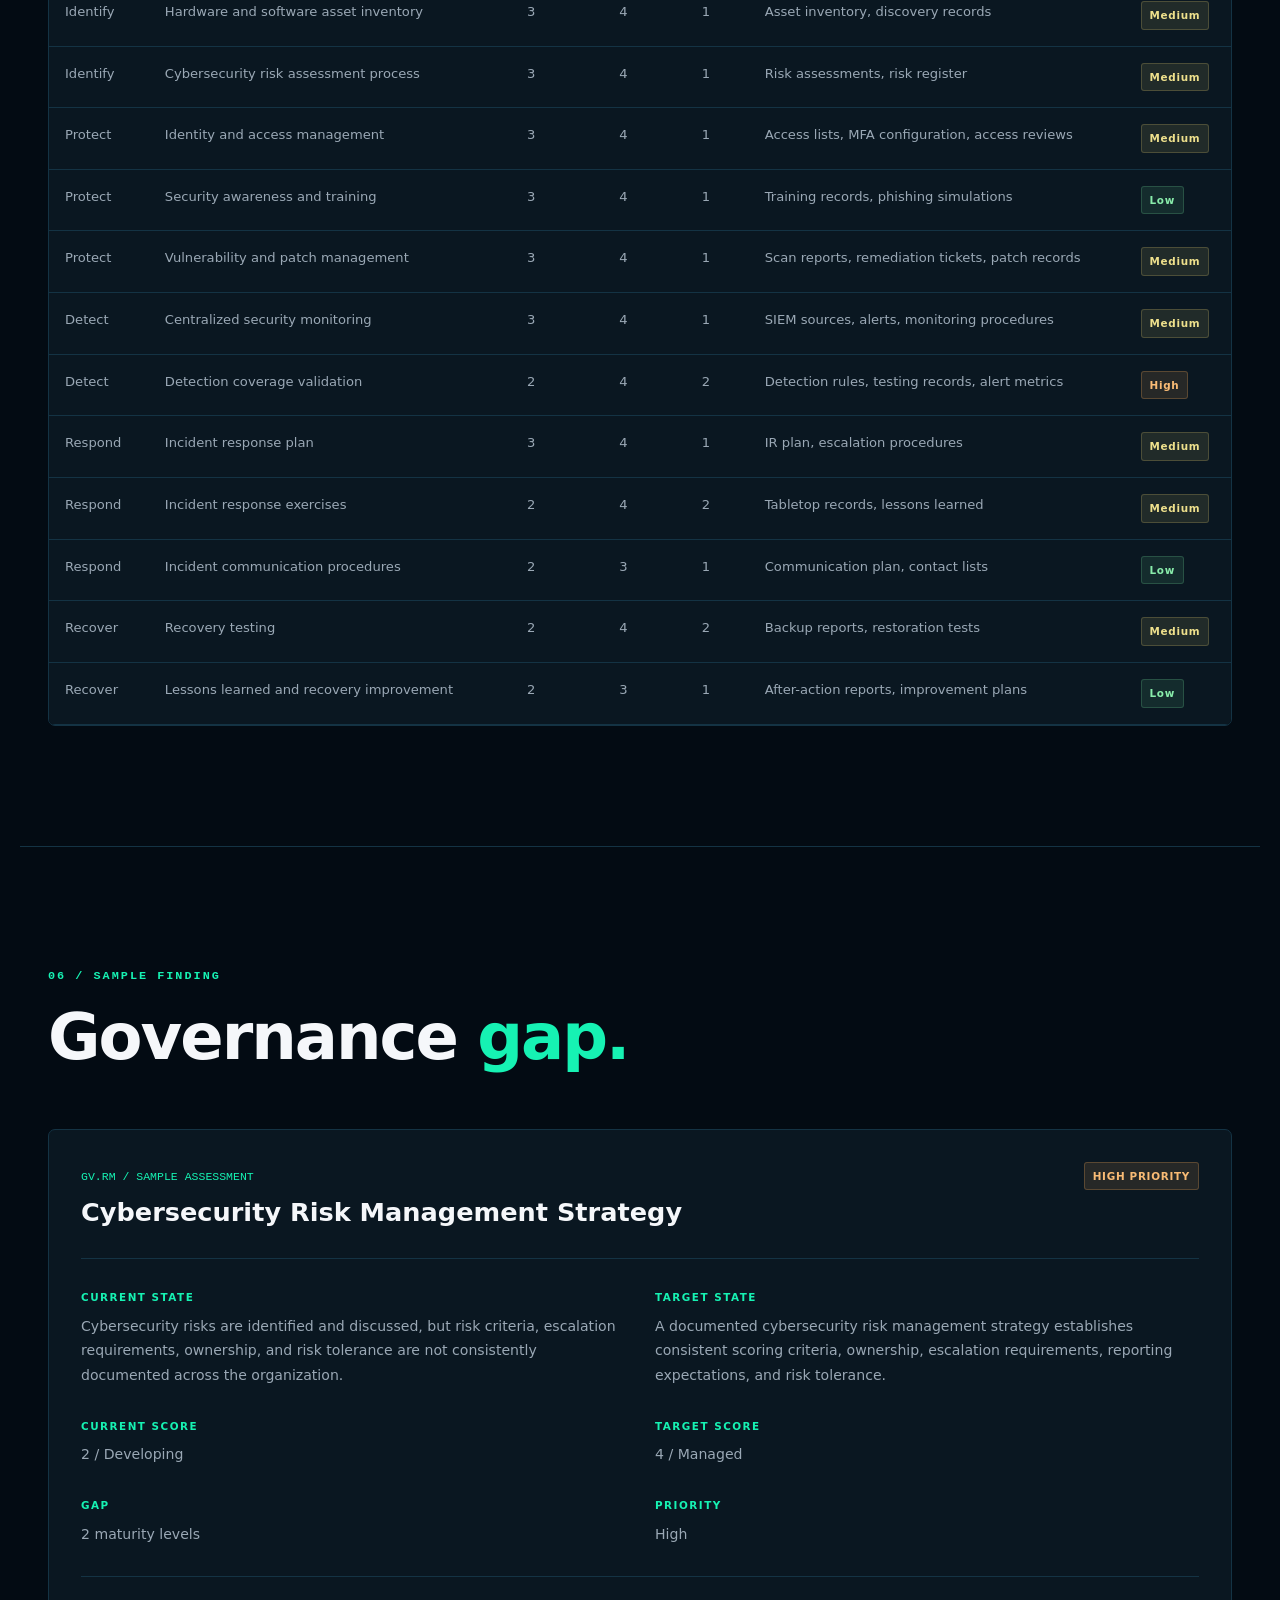
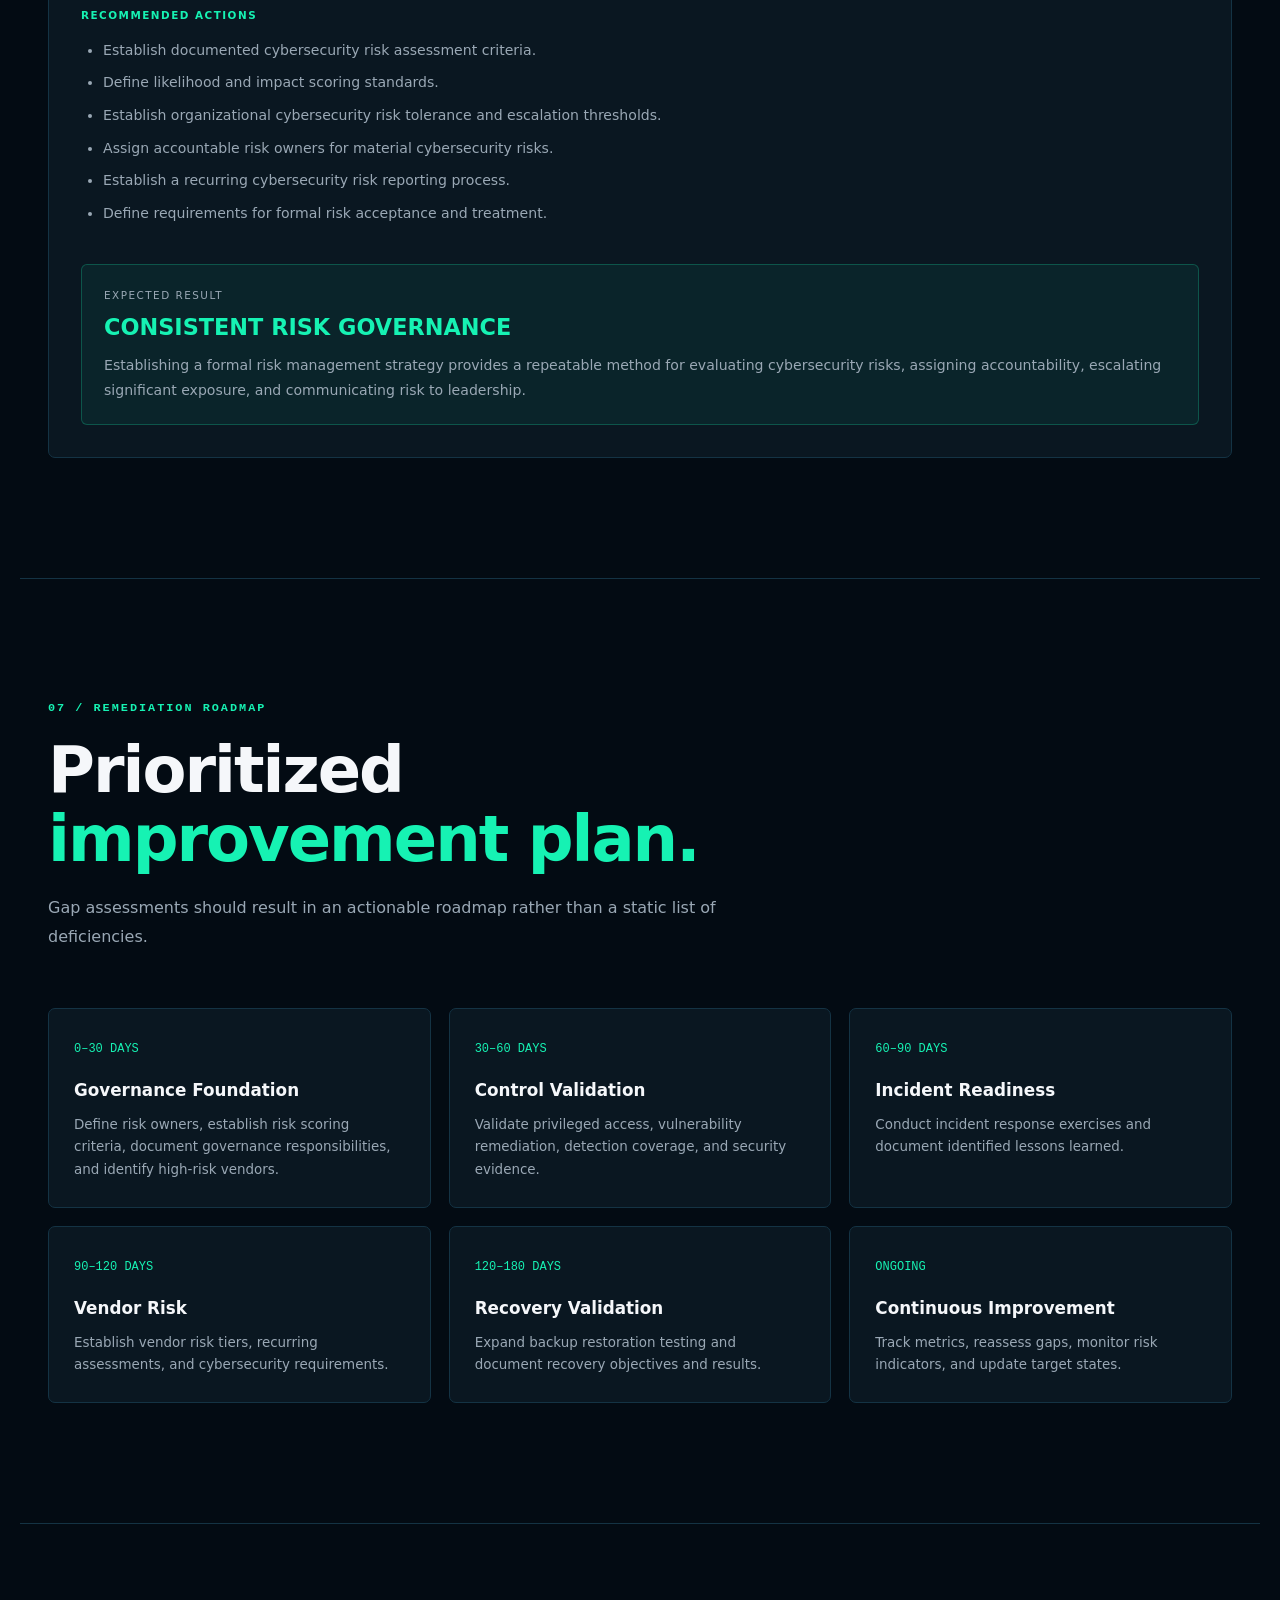
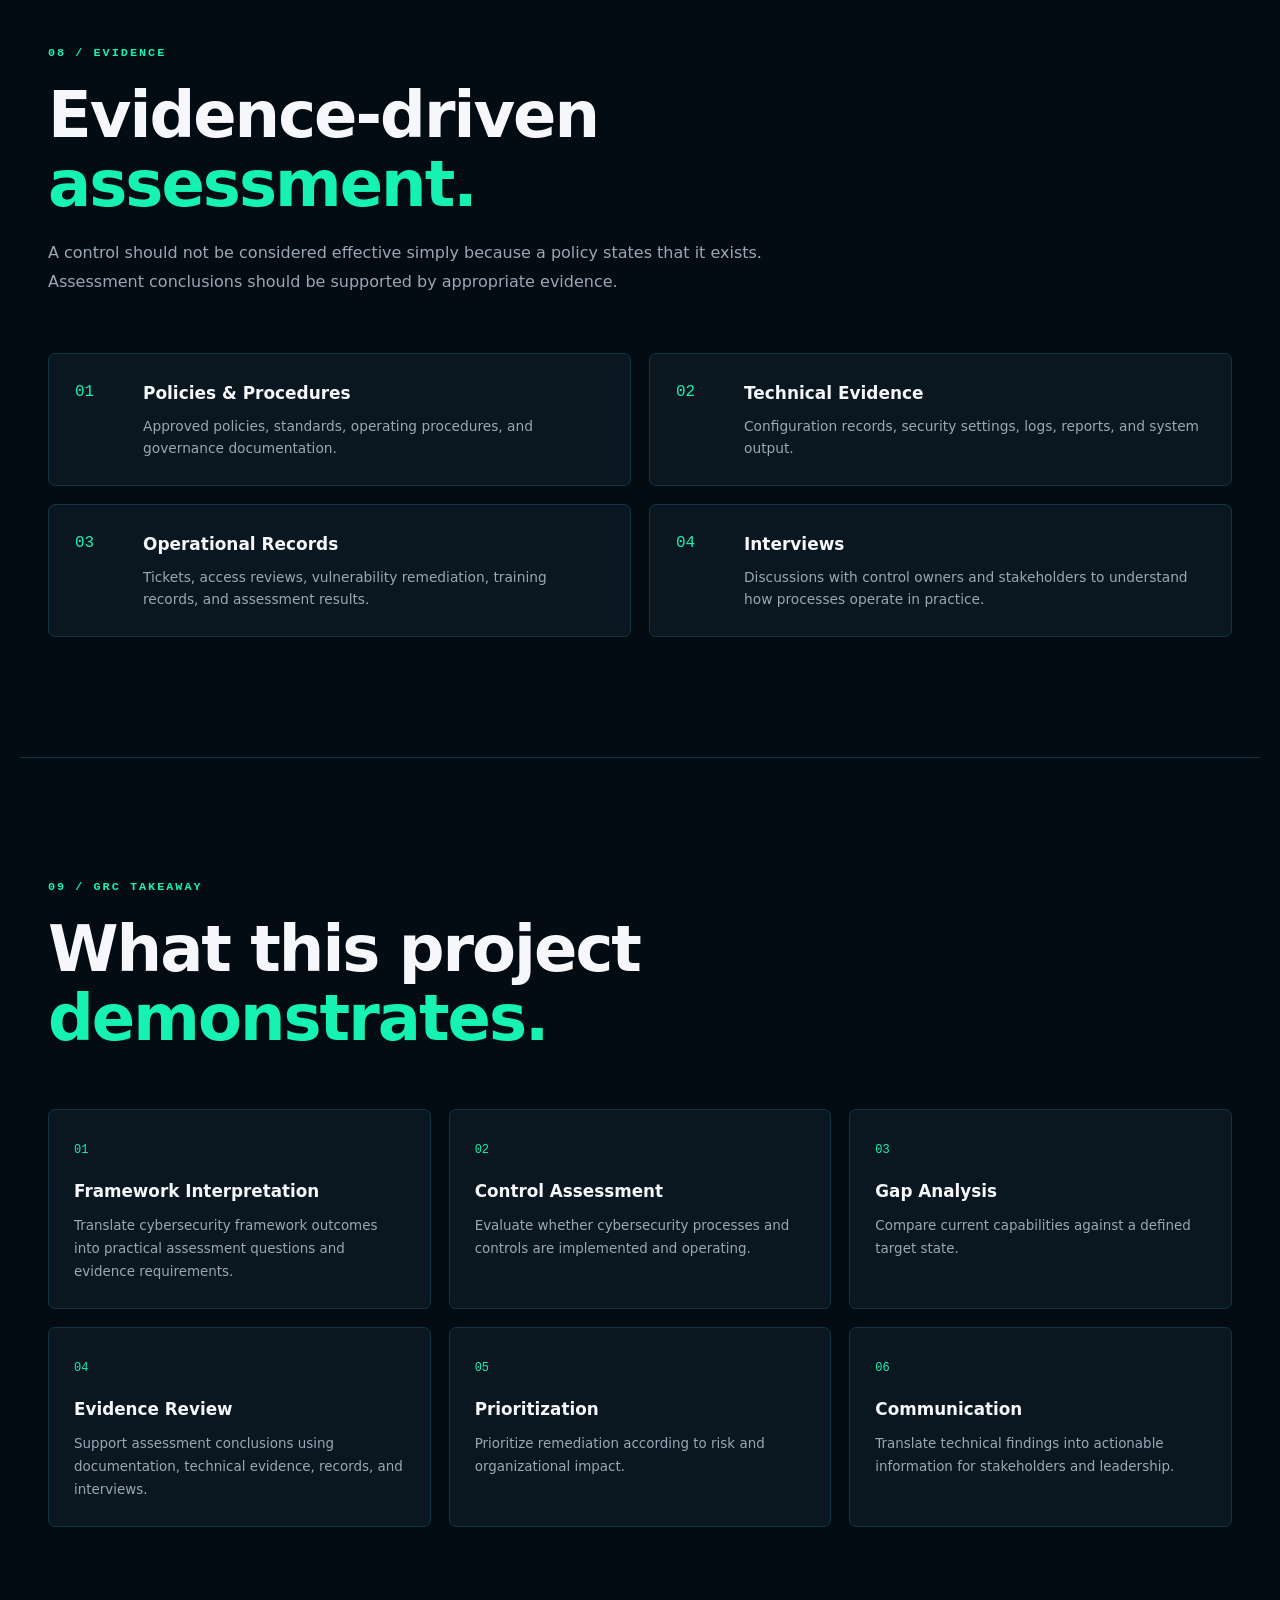
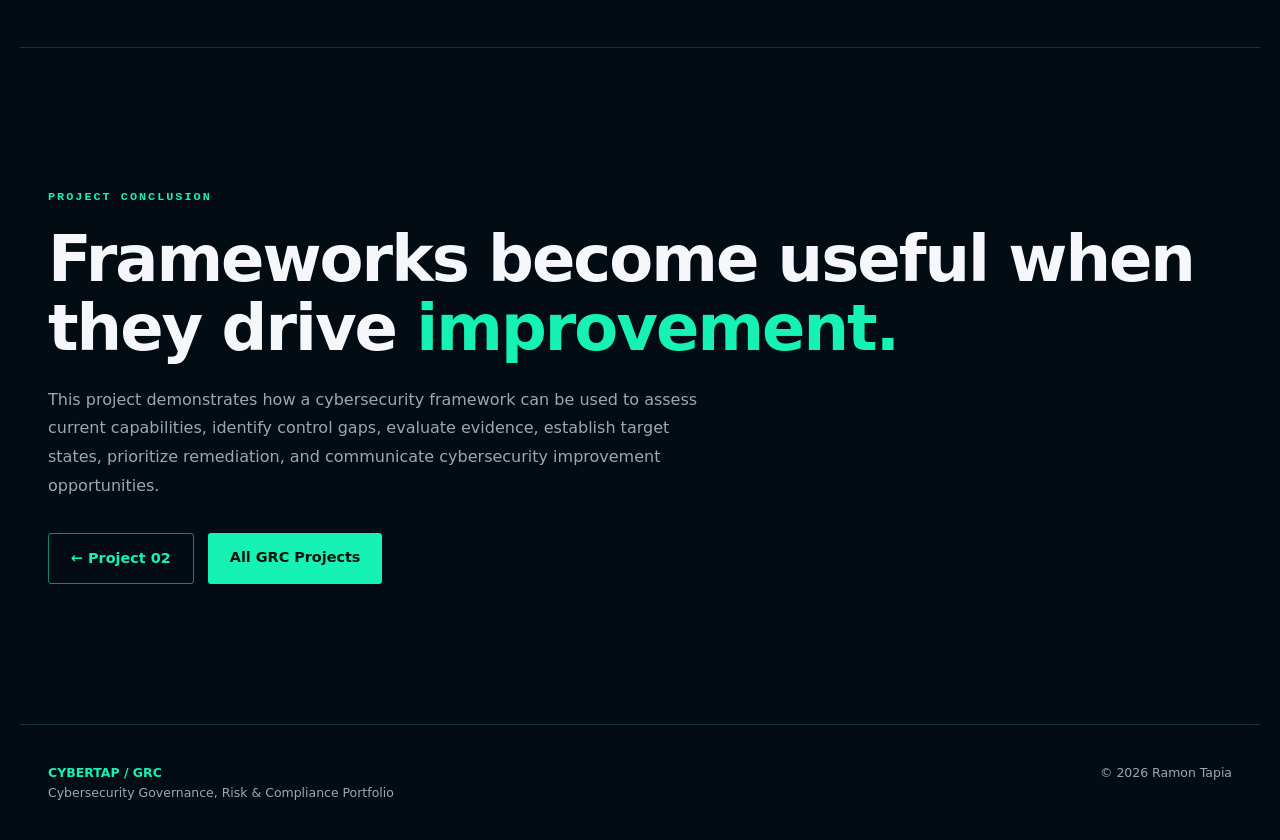
<file: nist-gap-assessment.html>
<!DOCTYPE html>
<html lang="en">

<head>

    <meta charset="UTF-8">

    <meta
        name="viewport"
        content="width=device-width, initial-scale=1.0"
    >

    <meta
        name="description"
        content="NIST Cybersecurity Framework 2.0 Gap Assessment - Ramon Tapia GRC Portfolio"
    >

    <title>
        NIST CSF 2.0 Gap Assessment | Ramon Tapia
    </title>

    <link
        rel="stylesheet"
        href="styles.css"
    >

</head>


<body>


    <!-- ==================================================
         NAVIGATION
    =================================================== -->

    <header class="site-header">

        <div class="nav-container">

            <a
                href="index.html"
                class="brand"
            >

                <span class="shield">
                    ◇
                </span>

                <span>
                    CYBERTAP
                </span>

            </a>


            <nav class="desktop-nav">

                <a href="index.html">
                    Home
                </a>

                <a href="index.html#experience">
                    Experience
                </a>

                <a href="index.html#projects">
                    Projects
                </a>

                <a href="index.html#frameworks">
                    Frameworks
                </a>

                <a href="index.html#about">
                    About
                </a>

                <a
                    href="index.html#contact"
                    class="nav-contact"
                >
                    Contact
                </a>

            </nav>


            <button
                class="menu-toggle"
                aria-label="Open navigation"
                aria-expanded="false"
            >
                ☰
            </button>

        </div>


        <div class="mobile-nav">

            <a href="index.html">
                Home
            </a>

            <a href="index.html#experience">
                Experience
            </a>

            <a href="index.html#projects">
                Projects
            </a>

            <a href="index.html#frameworks">
                Frameworks
            </a>

            <a href="index.html#about">
                About
            </a>

            <a href="index.html#contact">
                Contact
            </a>

        </div>

    </header>


    <main>


        <!-- ==================================================
             PROJECT HERO
        =================================================== -->

        <section class="project-page-hero">

            <div class="project-page-container">

                <a
                    href="index.html#projects"
                    class="back-link"
                >
                    ← Back to GRC Projects
                </a>


                <p class="section-number">
                    PROJECT 03 / CONTROL ASSESSMENT
                </p>


                <h1>

                    NIST CSF 2.0

                    <span>
                        Gap Assessment
                    </span>

                </h1>


                <p class="project-page-intro">

                    A simulated cybersecurity control assessment
                    comparing an organization's current security
                    posture against target outcomes aligned with
                    the NIST Cybersecurity Framework 2.0.

                </p>


                <div class="project-meta">

                    <div>

                        <span>
                            FRAMEWORK
                        </span>

                        <strong>
                            NIST CSF 2.0
                        </strong>

                    </div>


                    <div>

                        <span>
                            ASSESSMENT
                        </span>

                        <strong>
                            Current vs. Target
                        </strong>

                    </div>


                    <div>

                        <span>
                            FUNCTIONS
                        </span>

                        <strong>
                            6
                        </strong>

                    </div>


                    <div>

                        <span>
                            STATUS
                        </span>

                        <strong class="green-text">
                            Complete
                        </strong>

                    </div>

                </div>

            </div>

        </section>


        <!-- ==================================================
             EXECUTIVE SUMMARY
        =================================================== -->

        <section class="section">

            <div class="section-heading">

                <p class="section-number">
                    01 / EXECUTIVE SUMMARY
                </p>

                <h2>

                    Security posture

                    <span>
                        at a glance.
                    </span>

                </h2>

            </div>


            <div class="project-content-grid">

                <div class="project-main-content">

                    <p>
                        This assessment evaluates a fictional
                        mid-sized organization against selected
                        cybersecurity outcomes from the NIST
                        Cybersecurity Framework 2.0.
                    </p>

                    <p>
                        The objective is to identify where
                        cybersecurity practices are operating
                        effectively, where implementation is
                        incomplete, and where additional
                        governance or technical controls are
                        needed.
                    </p>

                    <p>
                        Each assessed area is assigned a
                        current-state score and a target-state
                        score. The difference between those
                        values represents the identified gap.
                    </p>

                    <p>
                        Supporting evidence, risk implications,
                        remediation recommendations, ownership,
                        and priority are documented so that
                        findings can be converted into
                        actionable improvement plans.
                    </p>

                    <p>
                        All organizational information and
                        assessment results in this portfolio
                        project are simulated.
                    </p>

                </div>


                <aside class="assessment-summary">

                    <p class="panel-heading">
                        ASSESSMENT SUMMARY
                    </p>

                    <div>
                        <span>Functions Reviewed</span>
                        <strong>6</strong>
                    </div>

                    <div>
                        <span>Areas Assessed</span>
                        <strong>15</strong>
                    </div>

                    <div>
                        <span>High-Priority Gaps</span>
                        <strong>4</strong>
                    </div>

                    <div>
                        <span>Medium-Priority Gaps</span>
                        <strong>7</strong>
                    </div>

                    <div>
                        <span>Low-Priority Gaps</span>
                        <strong>4</strong>
                    </div>

                </aside>

            </div>

        </section>


        <!-- ==================================================
             CSF FUNCTIONS
        =================================================== -->

        <section class="section">

            <div class="section-heading">

                <p class="section-number">
                    02 / NIST CSF 2.0
                </p>

                <h2>

                    Six cybersecurity

                    <span>
                        functions.
                    </span>

                </h2>

                <p class="section-description">

                    CSF 2.0 organizes cybersecurity outcomes
                    around six high-level functions that support
                    cybersecurity risk management across the
                    organization.

                </p>

            </div>


            <div class="method-grid">

                <article class="method-card">

                    <span>
                        GV
                    </span>

                    <h3>
                        Govern
                    </h3>

                    <p>
                        Establish cybersecurity strategy,
                        policies, roles, responsibilities,
                        oversight, and risk expectations.
                    </p>

                </article>


                <article class="method-card">

                    <span>
                        ID
                    </span>

                    <h3>
                        Identify
                    </h3>

                    <p>
                        Understand assets, business
                        environments, dependencies,
                        vulnerabilities, and cybersecurity
                        risk.
                    </p>

                </article>


                <article class="method-card">

                    <span>
                        PR
                    </span>

                    <h3>
                        Protect
                    </h3>

                    <p>
                        Implement safeguards such as
                        identity management, access control,
                        training, data protection, and
                        platform security.
                    </p>

                </article>


                <article class="method-card">

                    <span>
                        DE
                    </span>

                    <h3>
                        Detect
                    </h3>

                    <p>
                        Monitor systems and analyze events
                        to identify potential cybersecurity
                        attacks and compromises.
                    </p>

                </article>


                <article class="method-card">

                    <span>
                        RS
                    </span>

                    <h3>
                        Respond
                    </h3>

                    <p>
                        Contain, investigate, communicate,
                        analyze, and mitigate detected
                        cybersecurity incidents.
                    </p>

                </article>


                <article class="method-card">

                    <span>
                        RC
                    </span>

                    <h3>
                        Recover
                    </h3>

                    <p>
                        Restore affected assets and
                        operations while communicating
                        recovery activities appropriately.
                    </p>

                </article>

            </div>

        </section>


        <!-- ==================================================
             ASSESSMENT METHODOLOGY
        =================================================== -->

        <section class="section">

            <div class="section-heading">

                <p class="section-number">
                    03 / METHODOLOGY
                </p>

                <h2>

                    Assessment

                    <span>
                        approach.
                    </span>

                </h2>

                <p class="section-description">

                    This portfolio exercise uses a simplified
                    implementation scale to demonstrate
                    current-state and target-state analysis.

                </p>

            </div>


            <div class="method-grid">

                <article class="method-card">

                    <span>
                        0
                    </span>

                    <h3>
                        Not Implemented
                    </h3>

                    <p>
                        The expected cybersecurity practice
                        is not currently established.
                    </p>

                </article>


                <article class="method-card">

                    <span>
                        1
                    </span>

                    <h3>
                        Initial
                    </h3>

                    <p>
                        Activities occur informally or
                        inconsistently without a repeatable
                        process.
                    </p>

                </article>


                <article class="method-card">

                    <span>
                        2
                    </span>

                    <h3>
                        Developing
                    </h3>

                    <p>
                        Processes exist but are not fully
                        standardized, documented, or
                        consistently executed.
                    </p>

                </article>


                <article class="method-card">

                    <span>
                        3
                    </span>

                    <h3>
                        Defined
                    </h3>

                    <p>
                        Processes are documented,
                        repeatable, assigned, and
                        generally implemented.
                    </p>

                </article>


                <article class="method-card">

                    <span>
                        4
                    </span>

                    <h3>
                        Managed
                    </h3>

                    <p>
                        Processes are measured,
                        monitored, reviewed, and
                        actively managed.
                    </p>

                </article>


                <article class="method-card">

                    <span>
                        5
                    </span>

                    <h3>
                        Optimized
                    </h3>

                    <p>
                        Processes are continuously
                        improved using metrics,
                        automation, lessons learned,
                        and risk information.
                    </p>

                </article>

            </div>

        </section>


        <!-- ==================================================
             FUNCTION DASHBOARD
        =================================================== -->

        <section class="section">

            <div class="section-heading">

                <p class="section-number">
                    04 / FUNCTION SUMMARY
                </p>

                <h2>

                    Current-state

                    <span>
                        overview.
                    </span>

                </h2>

                <p class="section-description">

                    Average simulated current-state scores
                    across the six CSF functions.

                </p>

            </div>


            <div class="risk-dashboard">

                <div class="risk-stat">
                    <span>Govern</span>
                    <strong>2.1</strong>
                </div>

                <div class="risk-stat">
                    <span>Identify</span>
                    <strong>2.7</strong>
                </div>

                <div class="risk-stat">
                    <span>Protect</span>
                    <strong>3.0</strong>
                </div>

                <div class="risk-stat">
                    <span>Detect</span>
                    <strong>2.8</strong>
                </div>

                <div class="risk-stat">
                    <span>Respond</span>
                    <strong>2.4</strong>
                </div>

                <div class="risk-stat">
                    <span>Recover</span>
                    <strong>2.2</strong>
                </div>

            </div>

        </section>


        <!-- ==================================================
             GAP ASSESSMENT TABLE
        =================================================== -->

        <section class="section">

            <div class="section-heading">

                <p class="section-number">
                    05 / GAP ANALYSIS
                </p>

                <h2>

                    Current vs.

                    <span>
                        target state.
                    </span>

                </h2>

                <p class="section-description">

                    Representative assessment areas are
                    evaluated for current implementation,
                    target implementation, supporting
                    evidence, identified gaps, and
                    remediation priority.

                </p>

            </div>


            <div class="table-wrapper">

                <table class="risk-table">

                    <thead>

                        <tr>
                            <th>Function</th>
                            <th>Assessment Area</th>
                            <th>Current</th>
                            <th>Target</th>
                            <th>Gap</th>
                            <th>Evidence Reviewed</th>
                            <th>Priority</th>
                        </tr>

                    </thead>


                    <tbody>

                        <tr>

                            <td>Govern</td>

                            <td>
                                Cybersecurity risk strategy
                                and governance
                            </td>

                            <td>2</td>

                            <td>4</td>

                            <td>2</td>

                            <td>
                                Policies, risk register,
                                governance documentation
                            </td>

                            <td>
                                <span class="risk-badge high-badge">
                                    High
                                </span>
                            </td>

                        </tr>


                        <tr>

                            <td>Govern</td>

                            <td>
                                Defined cybersecurity roles
                                and responsibilities
                            </td>

                            <td>2</td>

                            <td>4</td>

                            <td>2</td>

                            <td>
                                Job roles, policies,
                                responsibility matrix
                            </td>

                            <td>
                                <span class="risk-badge high-badge">
                                    High
                                </span>
                            </td>

                        </tr>


                        <tr>

                            <td>Govern</td>

                            <td>
                                Third-party cybersecurity
                                risk management
                            </td>

                            <td>2</td>

                            <td>4</td>

                            <td>2</td>

                            <td>
                                Vendor questionnaires,
                                contracts, review records
                            </td>

                            <td>
                                <span class="risk-badge high-badge">
                                    High
                                </span>
                            </td>

                        </tr>


                        <tr>

                            <td>Identify</td>

                            <td>
                                Hardware and software
                                asset inventory
                            </td>

                            <td>3</td>

                            <td>4</td>

                            <td>1</td>

                            <td>
                                Asset inventory,
                                discovery records
                            </td>

                            <td>
                                <span class="risk-badge medium-badge">
                                    Medium
                                </span>
                            </td>

                        </tr>


                        <tr>

                            <td>Identify</td>

                            <td>
                                Cybersecurity risk
                                assessment process
                            </td>

                            <td>3</td>

                            <td>4</td>

                            <td>1</td>

                            <td>
                                Risk assessments,
                                risk register
                            </td>

                            <td>
                                <span class="risk-badge medium-badge">
                                    Medium
                                </span>
                            </td>

                        </tr>


                        <tr>

                            <td>Protect</td>

                            <td>
                                Identity and access
                                management
                            </td>

                            <td>3</td>

                            <td>4</td>

                            <td>1</td>

                            <td>
                                Access lists,
                                MFA configuration,
                                access reviews
                            </td>

                            <td>
                                <span class="risk-badge medium-badge">
                                    Medium
                                </span>
                            </td>

                        </tr>


                        <tr>

                            <td>Protect</td>

                            <td>
                                Security awareness
                                and training
                            </td>

                            <td>3</td>

                            <td>4</td>

                            <td>1</td>

                            <td>
                                Training records,
                                phishing simulations
                            </td>

                            <td>
                                <span class="risk-badge low-badge">
                                    Low
                                </span>
                            </td>

                        </tr>


                        <tr>

                            <td>Protect</td>

                            <td>
                                Vulnerability and patch
                                management
                            </td>

                            <td>3</td>

                            <td>4</td>

                            <td>1</td>

                            <td>
                                Scan reports,
                                remediation tickets,
                                patch records
                            </td>

                            <td>
                                <span class="risk-badge medium-badge">
                                    Medium
                                </span>
                            </td>

                        </tr>


                        <tr>

                            <td>Detect</td>

                            <td>
                                Centralized security
                                monitoring
                            </td>

                            <td>3</td>

                            <td>4</td>

                            <td>1</td>

                            <td>
                                SIEM sources,
                                alerts,
                                monitoring procedures
                            </td>

                            <td>
                                <span class="risk-badge medium-badge">
                                    Medium
                                </span>
                            </td>

                        </tr>


                        <tr>

                            <td>Detect</td>

                            <td>
                                Detection coverage
                                validation
                            </td>

                            <td>2</td>

                            <td>4</td>

                            <td>2</td>

                            <td>
                                Detection rules,
                                testing records,
                                alert metrics
                            </td>

                            <td>
                                <span class="risk-badge high-badge">
                                    High
                                </span>
                            </td>

                        </tr>


                        <tr>

                            <td>Respond</td>

                            <td>
                                Incident response plan
                            </td>

                            <td>3</td>

                            <td>4</td>

                            <td>1</td>

                            <td>
                                IR plan,
                                escalation procedures
                            </td>

                            <td>
                                <span class="risk-badge medium-badge">
                                    Medium
                                </span>
                            </td>

                        </tr>


                        <tr>

                            <td>Respond</td>

                            <td>
                                Incident response
                                exercises
                            </td>

                            <td>2</td>

                            <td>4</td>

                            <td>2</td>

                            <td>
                                Tabletop records,
                                lessons learned
                            </td>

                            <td>
                                <span class="risk-badge medium-badge">
                                    Medium
                                </span>
                            </td>

                        </tr>


                        <tr>

                            <td>Respond</td>

                            <td>
                                Incident communication
                                procedures
                            </td>

                            <td>2</td>

                            <td>3</td>

                            <td>1</td>

                            <td>
                                Communication plan,
                                contact lists
                            </td>

                            <td>
                                <span class="risk-badge low-badge">
                                    Low
                                </span>
                            </td>

                        </tr>


                        <tr>

                            <td>Recover</td>

                            <td>
                                Recovery testing
                            </td>

                            <td>2</td>

                            <td>4</td>

                            <td>2</td>

                            <td>
                                Backup reports,
                                restoration tests
                            </td>

                            <td>
                                <span class="risk-badge medium-badge">
                                    Medium
                                </span>
                            </td>

                        </tr>


                        <tr>

                            <td>Recover</td>

                            <td>
                                Lessons learned and
                                recovery improvement
                            </td>

                            <td>2</td>

                            <td>3</td>

                            <td>1</td>

                            <td>
                                After-action reports,
                                improvement plans
                            </td>

                            <td>
                                <span class="risk-badge low-badge">
                                    Low
                                </span>
                            </td>

                        </tr>

                    </tbody>

                </table>

            </div>

        </section>


        <!-- ==================================================
             PRIORITY FINDING
        =================================================== -->

        <section class="section">

            <div class="section-heading">

                <p class="section-number">
                    06 / SAMPLE FINDING
                </p>

                <h2>

                    Governance

                    <span>
                        gap.
                    </span>

                </h2>

            </div>


            <div class="finding-card">

                <div class="finding-header">

                    <div>

                        <span>
                            GV.RM / SAMPLE ASSESSMENT
                        </span>

                        <h3>
                            Cybersecurity Risk Management Strategy
                        </h3>

                    </div>


                    <span class="risk-badge high-badge">
                        HIGH PRIORITY
                    </span>

                </div>


                <div class="finding-grid">

                    <div>

                        <span class="finding-label">
                            CURRENT STATE
                        </span>

                        <p>
                            Cybersecurity risks are identified
                            and discussed, but risk criteria,
                            escalation requirements, ownership,
                            and risk tolerance are not consistently
                            documented across the organization.
                        </p>

                    </div>


                    <div>

                        <span class="finding-label">
                            TARGET STATE
                        </span>

                        <p>
                            A documented cybersecurity risk
                            management strategy establishes
                            consistent scoring criteria,
                            ownership, escalation requirements,
                            reporting expectations, and
                            risk tolerance.
                        </p>

                    </div>


                    <div>

                        <span class="finding-label">
                            CURRENT SCORE
                        </span>

                        <p>
                            2 / Developing
                        </p>

                    </div>


                    <div>

                        <span class="finding-label">
                            TARGET SCORE
                        </span>

                        <p>
                            4 / Managed
                        </p>

                    </div>


                    <div>

                        <span class="finding-label">
                            GAP
                        </span>

                        <p>
                            2 maturity levels
                        </p>

                    </div>


                    <div>

                        <span class="finding-label">
                            PRIORITY
                        </span>

                        <p>
                            High
                        </p>

                    </div>

                </div>


                <div class="control-section">

                    <span class="finding-label">
                        RECOMMENDED ACTIONS
                    </span>

                    <ul>

                        <li>
                            Establish documented cybersecurity
                            risk assessment criteria.
                        </li>

                        <li>
                            Define likelihood and impact
                            scoring standards.
                        </li>

                        <li>
                            Establish organizational
                            cybersecurity risk tolerance
                            and escalation thresholds.
                        </li>

                        <li>
                            Assign accountable risk owners
                            for material cybersecurity risks.
                        </li>

                        <li>
                            Establish a recurring cybersecurity
                            risk reporting process.
                        </li>

                        <li>
                            Define requirements for formal
                            risk acceptance and treatment.
                        </li>

                    </ul>

                </div>


                <div class="residual-box">

                    <span>
                        EXPECTED RESULT
                    </span>

                    <strong>
                        CONSISTENT RISK GOVERNANCE
                    </strong>

                    <p>
                        Establishing a formal risk management
                        strategy provides a repeatable method
                        for evaluating cybersecurity risks,
                        assigning accountability, escalating
                        significant exposure, and communicating
                        risk to leadership.
                    </p>

                </div>

            </div>

        </section>


        <!-- ==================================================
             REMEDIATION ROADMAP
        =================================================== -->

        <section class="section">

            <div class="section-heading">

                <p class="section-number">
                    07 / REMEDIATION ROADMAP
                </p>

                <h2>

                    Prioritized

                    <span>
                        improvement plan.
                    </span>

                </h2>

                <p class="section-description">

                    Gap assessments should result in an
                    actionable roadmap rather than a static
                    list of deficiencies.

                </p>

            </div>


            <div class="method-grid">

                <article class="method-card">

                    <span>
                        0–30 DAYS
                    </span>

                    <h3>
                        Governance Foundation
                    </h3>

                    <p>
                        Define risk owners, establish
                        risk scoring criteria, document
                        governance responsibilities,
                        and identify high-risk vendors.
                    </p>

                </article>


                <article class="method-card">

                    <span>
                        30–60 DAYS
                    </span>

                    <h3>
                        Control Validation
                    </h3>

                    <p>
                        Validate privileged access,
                        vulnerability remediation,
                        detection coverage, and
                        security evidence.
                    </p>

                </article>


                <article class="method-card">

                    <span>
                        60–90 DAYS
                    </span>

                    <h3>
                        Incident Readiness
                    </h3>

                    <p>
                        Conduct incident response
                        exercises and document
                        identified lessons learned.
                    </p>

                </article>


                <article class="method-card">

                    <span>
                        90–120 DAYS
                    </span>

                    <h3>
                        Vendor Risk
                    </h3>

                    <p>
                        Establish vendor risk tiers,
                        recurring assessments, and
                        cybersecurity requirements.
                    </p>

                </article>


                <article class="method-card">

                    <span>
                        120–180 DAYS
                    </span>

                    <h3>
                        Recovery Validation
                    </h3>

                    <p>
                        Expand backup restoration
                        testing and document recovery
                        objectives and results.
                    </p>

                </article>


                <article class="method-card">

                    <span>
                        ONGOING
                    </span>

                    <h3>
                        Continuous Improvement
                    </h3>

                    <p>
                        Track metrics, reassess gaps,
                        monitor risk indicators,
                        and update target states.
                    </p>

                </article>

            </div>

        </section>


        <!-- ==================================================
             EVIDENCE
        =================================================== -->

        <section class="section">

            <div class="section-heading">

                <p class="section-number">
                    08 / EVIDENCE
                </p>

                <h2>

                    Evidence-driven

                    <span>
                        assessment.
                    </span>

                </h2>

                <p class="section-description">

                    A control should not be considered
                    effective simply because a policy
                    states that it exists. Assessment
                    conclusions should be supported by
                    appropriate evidence.

                </p>

            </div>


            <div class="framework-grid">

                <div class="framework-card">

                    <span>
                        01
                    </span>

                    <strong>
                        Policies & Procedures
                    </strong>

                    <p>
                        Approved policies, standards,
                        operating procedures, and
                        governance documentation.
                    </p>

                </div>


                <div class="framework-card">

                    <span>
                        02
                    </span>

                    <strong>
                        Technical Evidence
                    </strong>

                    <p>
                        Configuration records,
                        security settings, logs,
                        reports, and system output.
                    </p>

                </div>


                <div class="framework-card">

                    <span>
                        03
                    </span>

                    <strong>
                        Operational Records
                    </strong>

                    <p>
                        Tickets, access reviews,
                        vulnerability remediation,
                        training records, and
                        assessment results.
                    </p>

                </div>


                <div class="framework-card">

                    <span>
                        04
                    </span>

                    <strong>
                        Interviews
                    </strong>

                    <p>
                        Discussions with control owners
                        and stakeholders to understand
                        how processes operate in practice.
                    </p>

                </div>

            </div>

        </section>


        <!-- ==================================================
             INTERVIEW TAKEAWAY
        =================================================== -->

        <section class="section">

            <div class="section-heading">

                <p class="section-number">
                    09 / GRC TAKEAWAY
                </p>

                <h2>

                    What this project

                    <span>
                        demonstrates.
                    </span>

                </h2>

            </div>


            <div class="method-grid">

                <article class="method-card">

                    <span>01</span>

                    <h3>
                        Framework Interpretation
                    </h3>

                    <p>
                        Translate cybersecurity framework
                        outcomes into practical assessment
                        questions and evidence requirements.
                    </p>

                </article>


                <article class="method-card">

                    <span>02</span>

                    <h3>
                        Control Assessment
                    </h3>

                    <p>
                        Evaluate whether cybersecurity
                        processes and controls are
                        implemented and operating.
                    </p>

                </article>


                <article class="method-card">

                    <span>03</span>

                    <h3>
                        Gap Analysis
                    </h3>

                    <p>
                        Compare current capabilities
                        against a defined target state.
                    </p>

                </article>


                <article class="method-card">

                    <span>04</span>

                    <h3>
                        Evidence Review
                    </h3>

                    <p>
                        Support assessment conclusions
                        using documentation, technical
                        evidence, records, and interviews.
                    </p>

                </article>


                <article class="method-card">

                    <span>05</span>

                    <h3>
                        Prioritization
                    </h3>

                    <p>
                        Prioritize remediation according
                        to risk and organizational impact.
                    </p>

                </article>


                <article class="method-card">

                    <span>06</span>

                    <h3>
                        Communication
                    </h3>

                    <p>
                        Translate technical findings into
                        actionable information for
                        stakeholders and leadership.
                    </p>

                </article>

            </div>

        </section>


        <!-- ==================================================
             CONCLUSION
        =================================================== -->

        <section class="contact-section">

            <p class="section-number">
                PROJECT CONCLUSION
            </p>


            <h2>

                Frameworks become useful when they drive

                <span>
                    improvement.
                </span>

            </h2>


            <p>
                This project demonstrates how a cybersecurity
                framework can be used to assess current
                capabilities, identify control gaps, evaluate
                evidence, establish target states, prioritize
                remediation, and communicate cybersecurity
                improvement opportunities.
            </p>


            <div class="contact-actions">

                <a
                    href="risk-register.html"
                    class="btn btn-outline"
                >
                    ← Project 02
                </a>

                <a
                    href="index.html#projects"
                    class="btn btn-primary"
                >
                    All GRC Projects
                </a>

            </div>

        </section>


    </main>


    <!-- ==================================================
         FOOTER
    =================================================== -->

    <footer>

        <div>

            <strong>
                CYBERTAP / GRC
            </strong>

            <p>
                Cybersecurity Governance,
                Risk & Compliance Portfolio
            </p>

        </div>

        <p>
            © 2026 Ramon Tapia
        </p>

    </footer>


    <script src="script.js"></script>


</body>

</html>
</file>
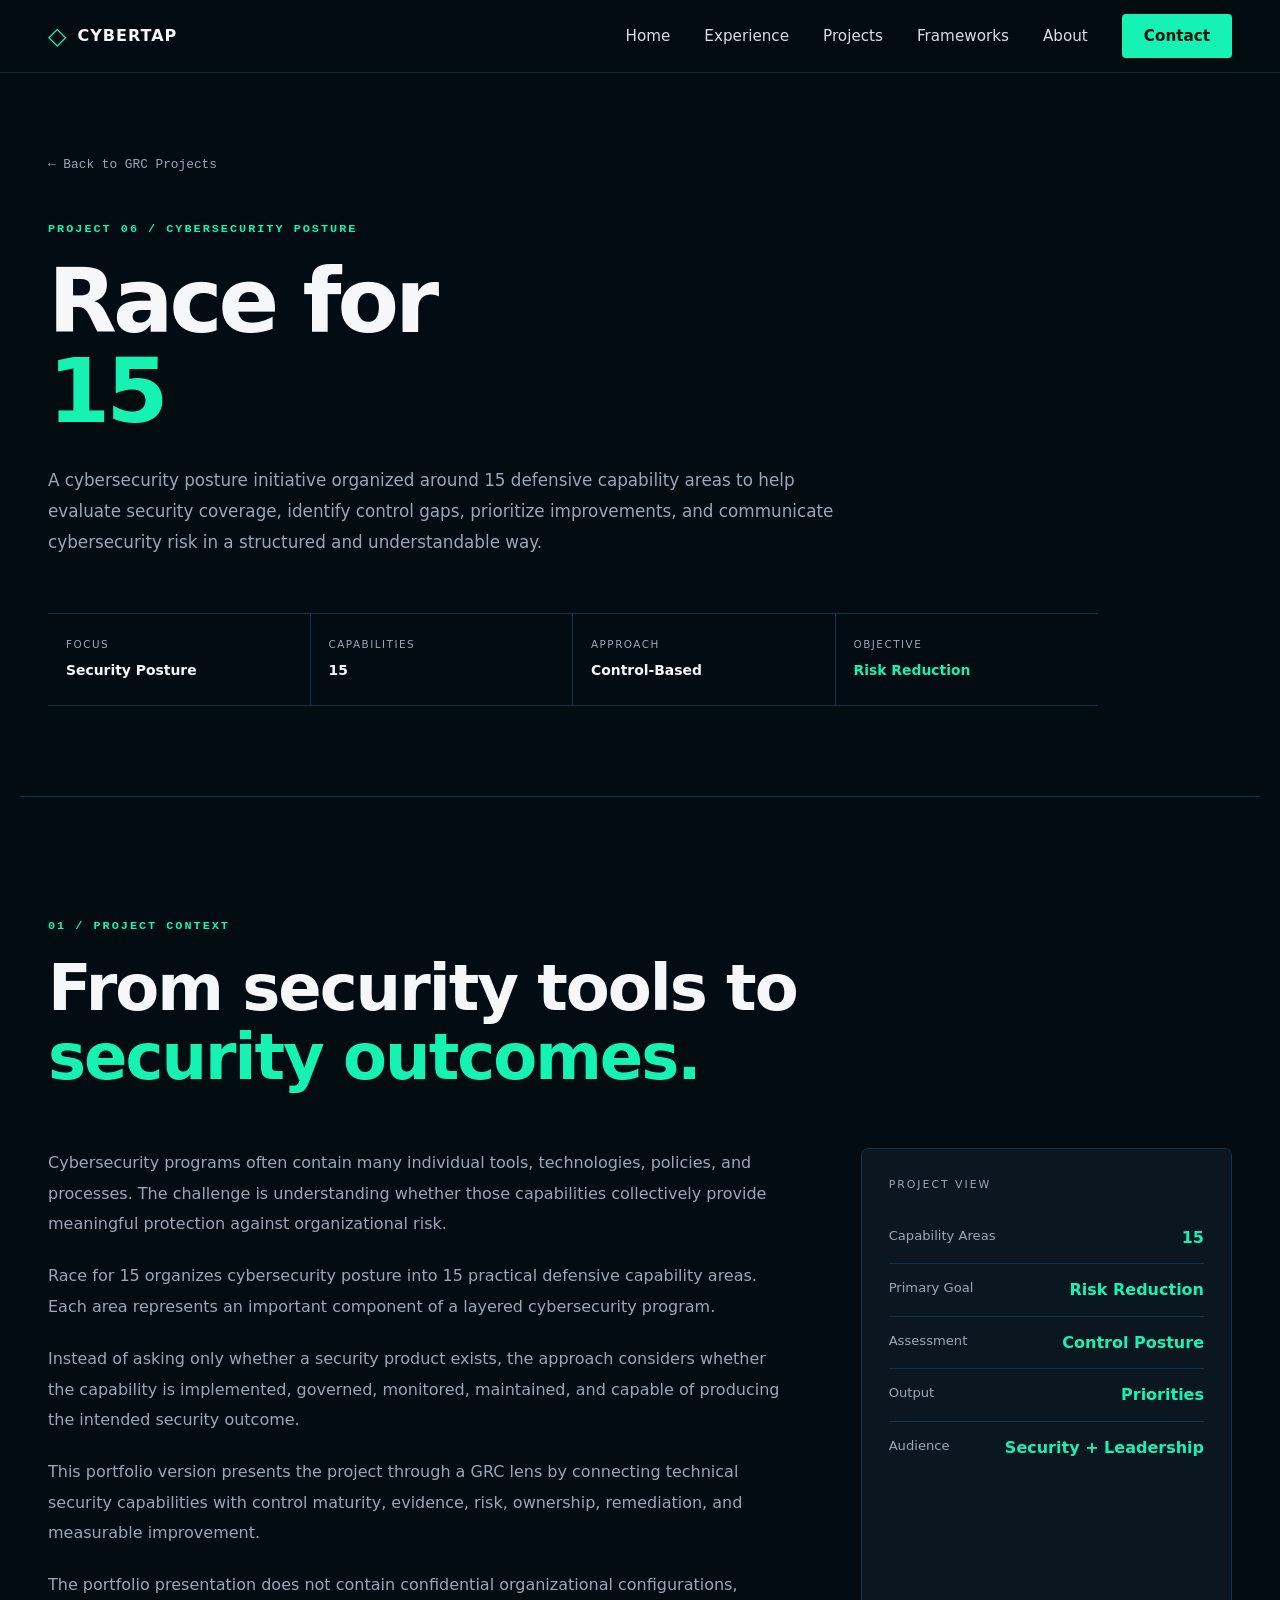
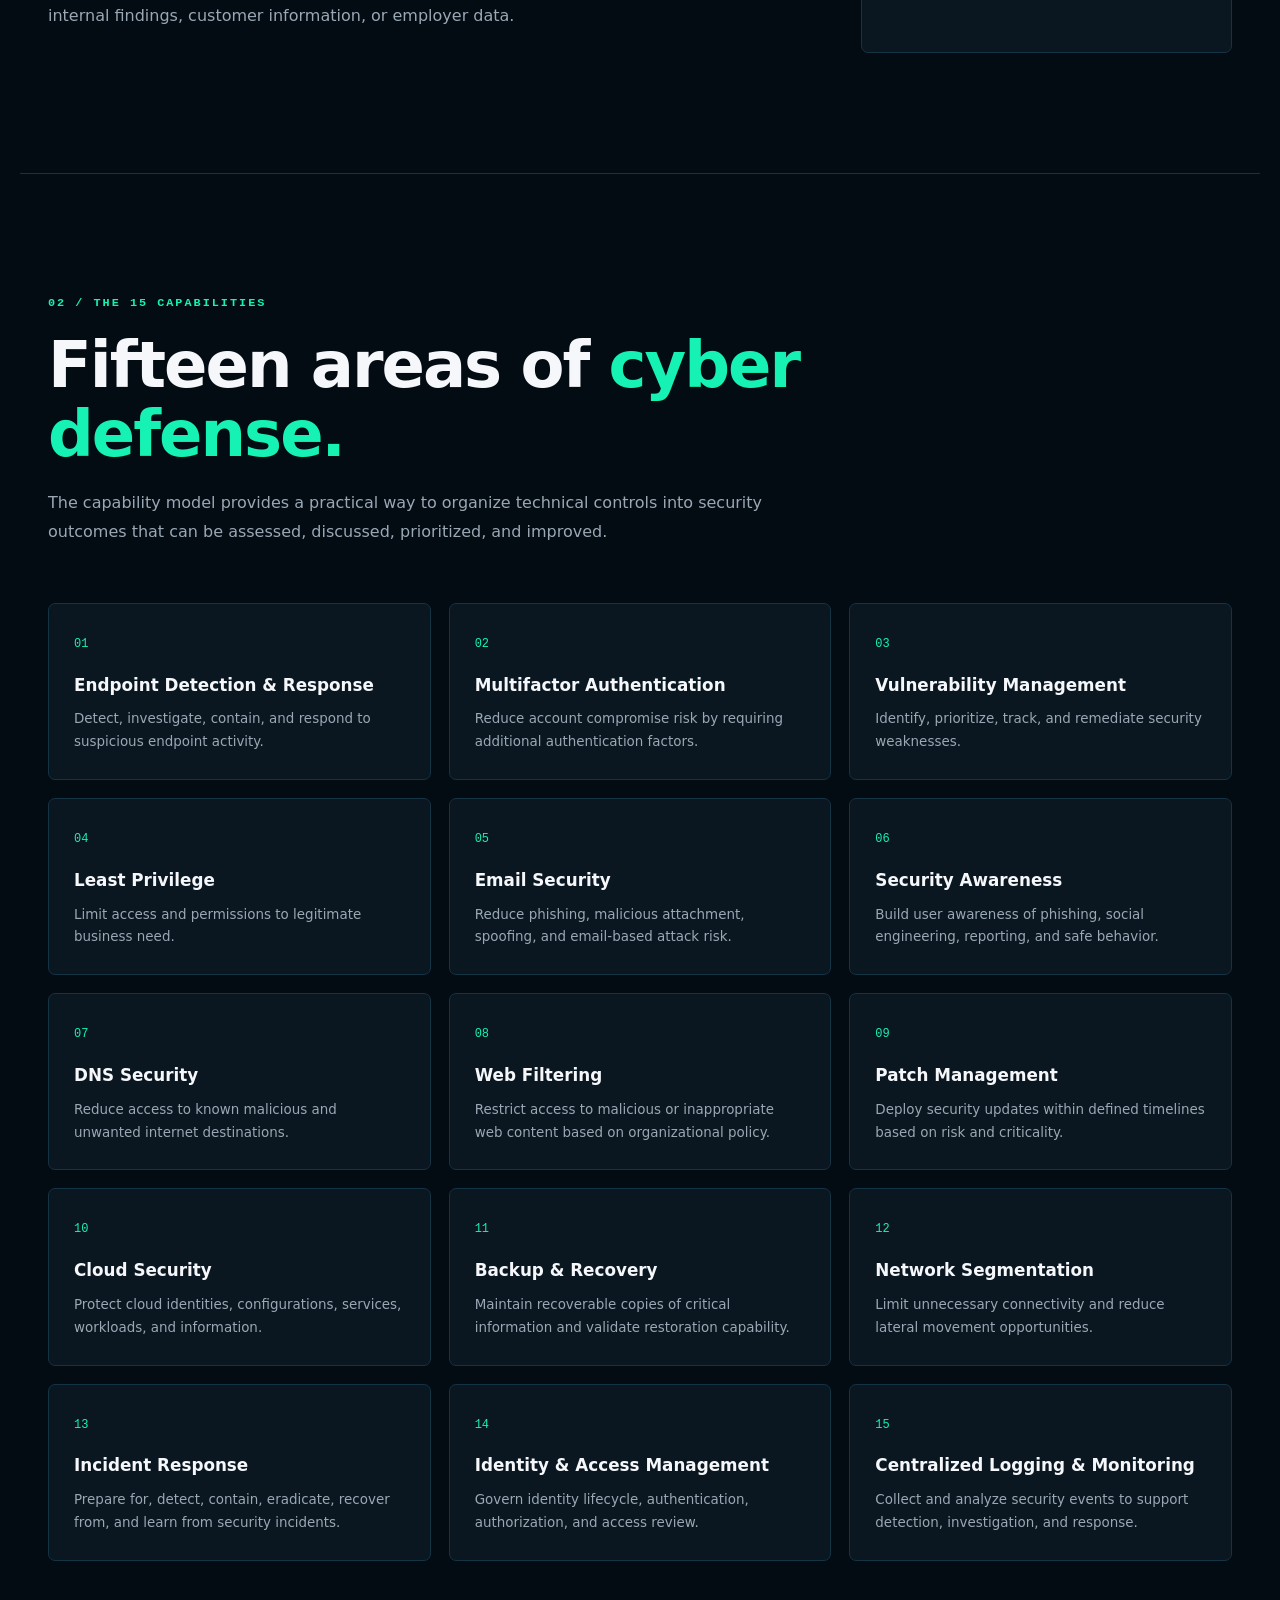
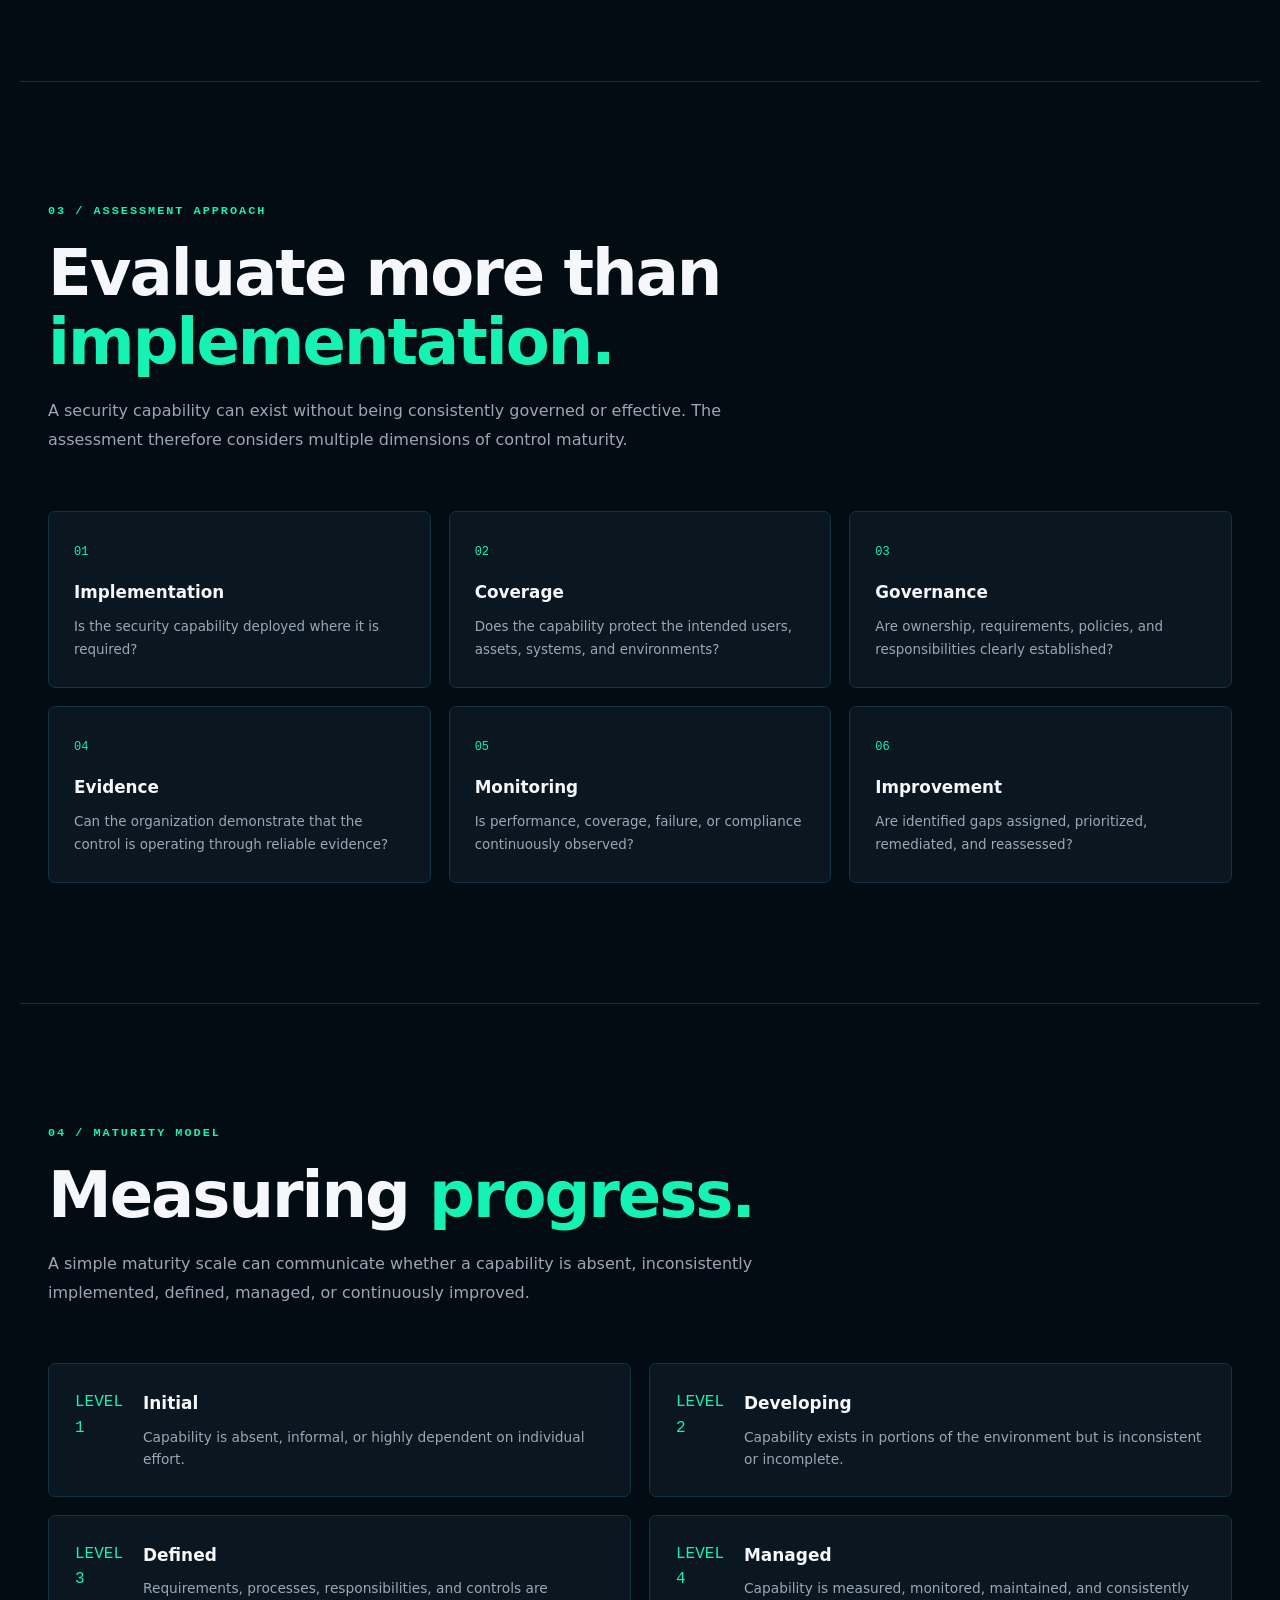
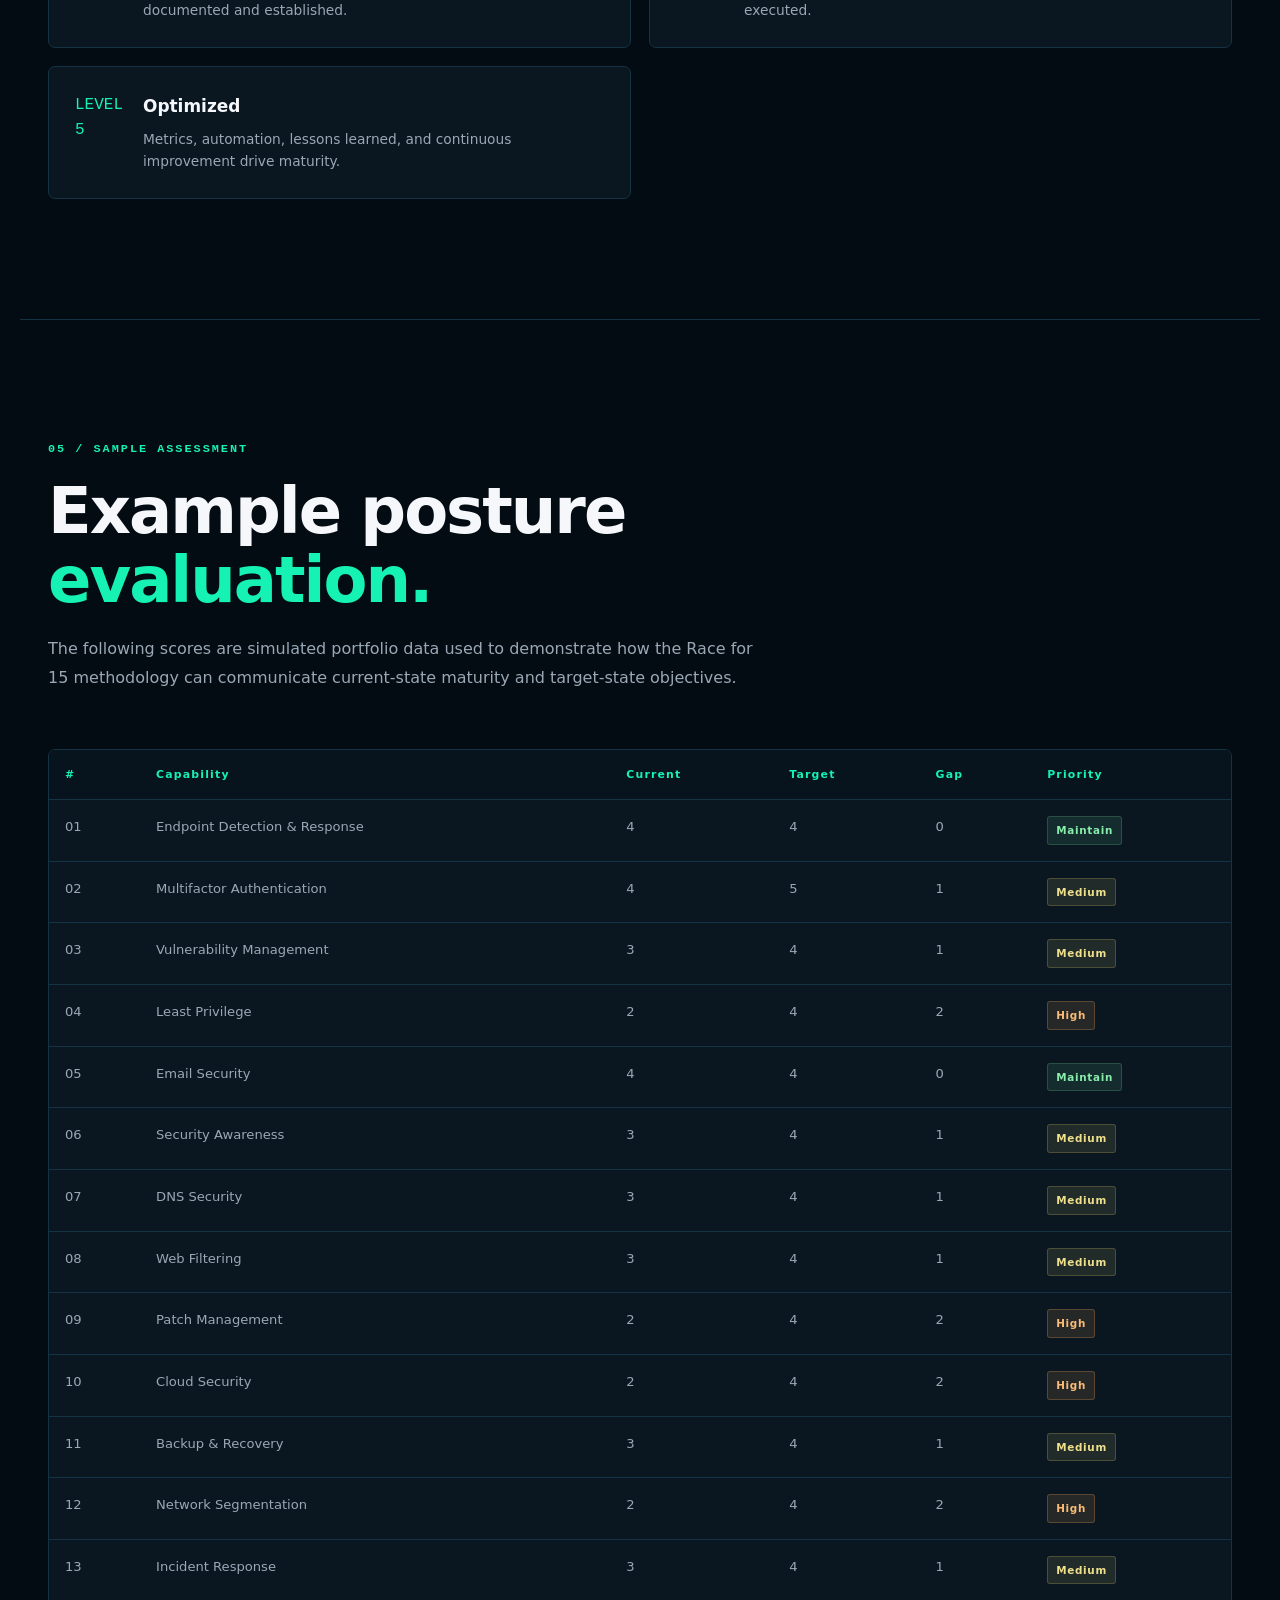
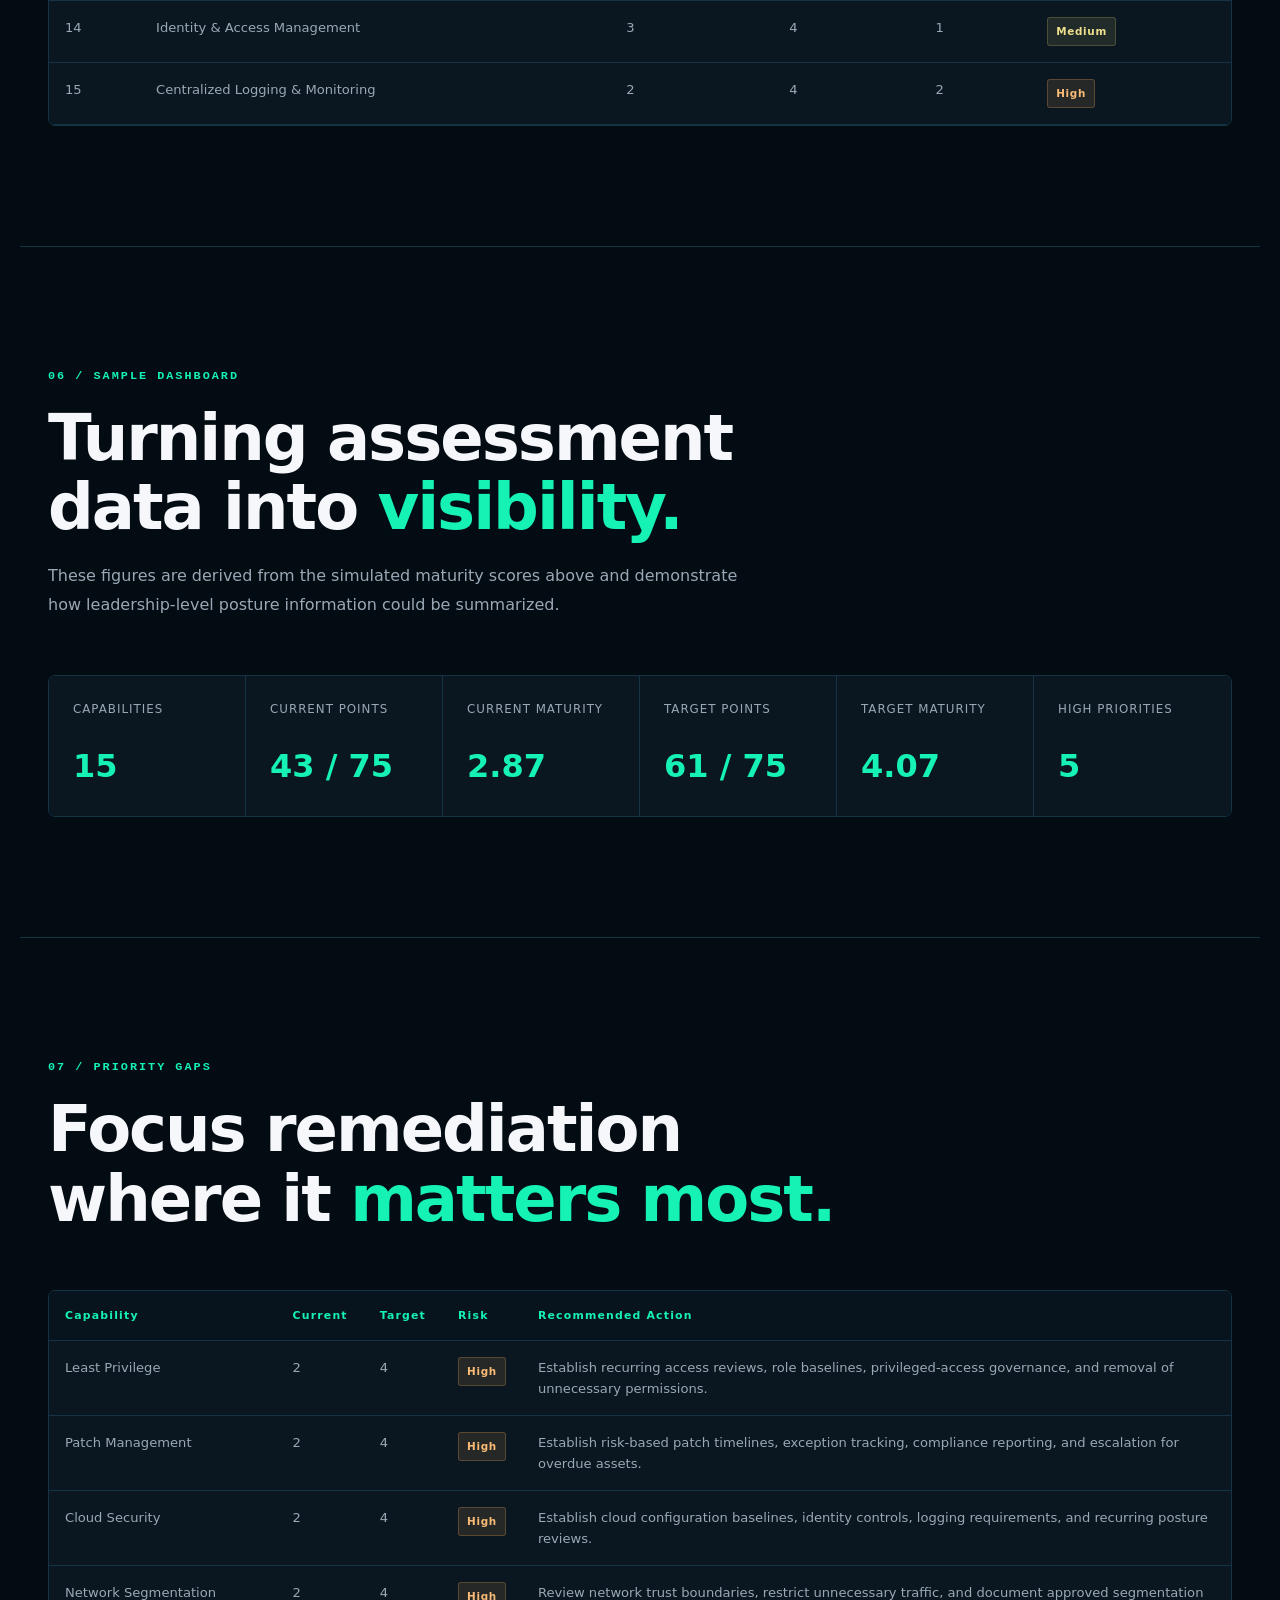
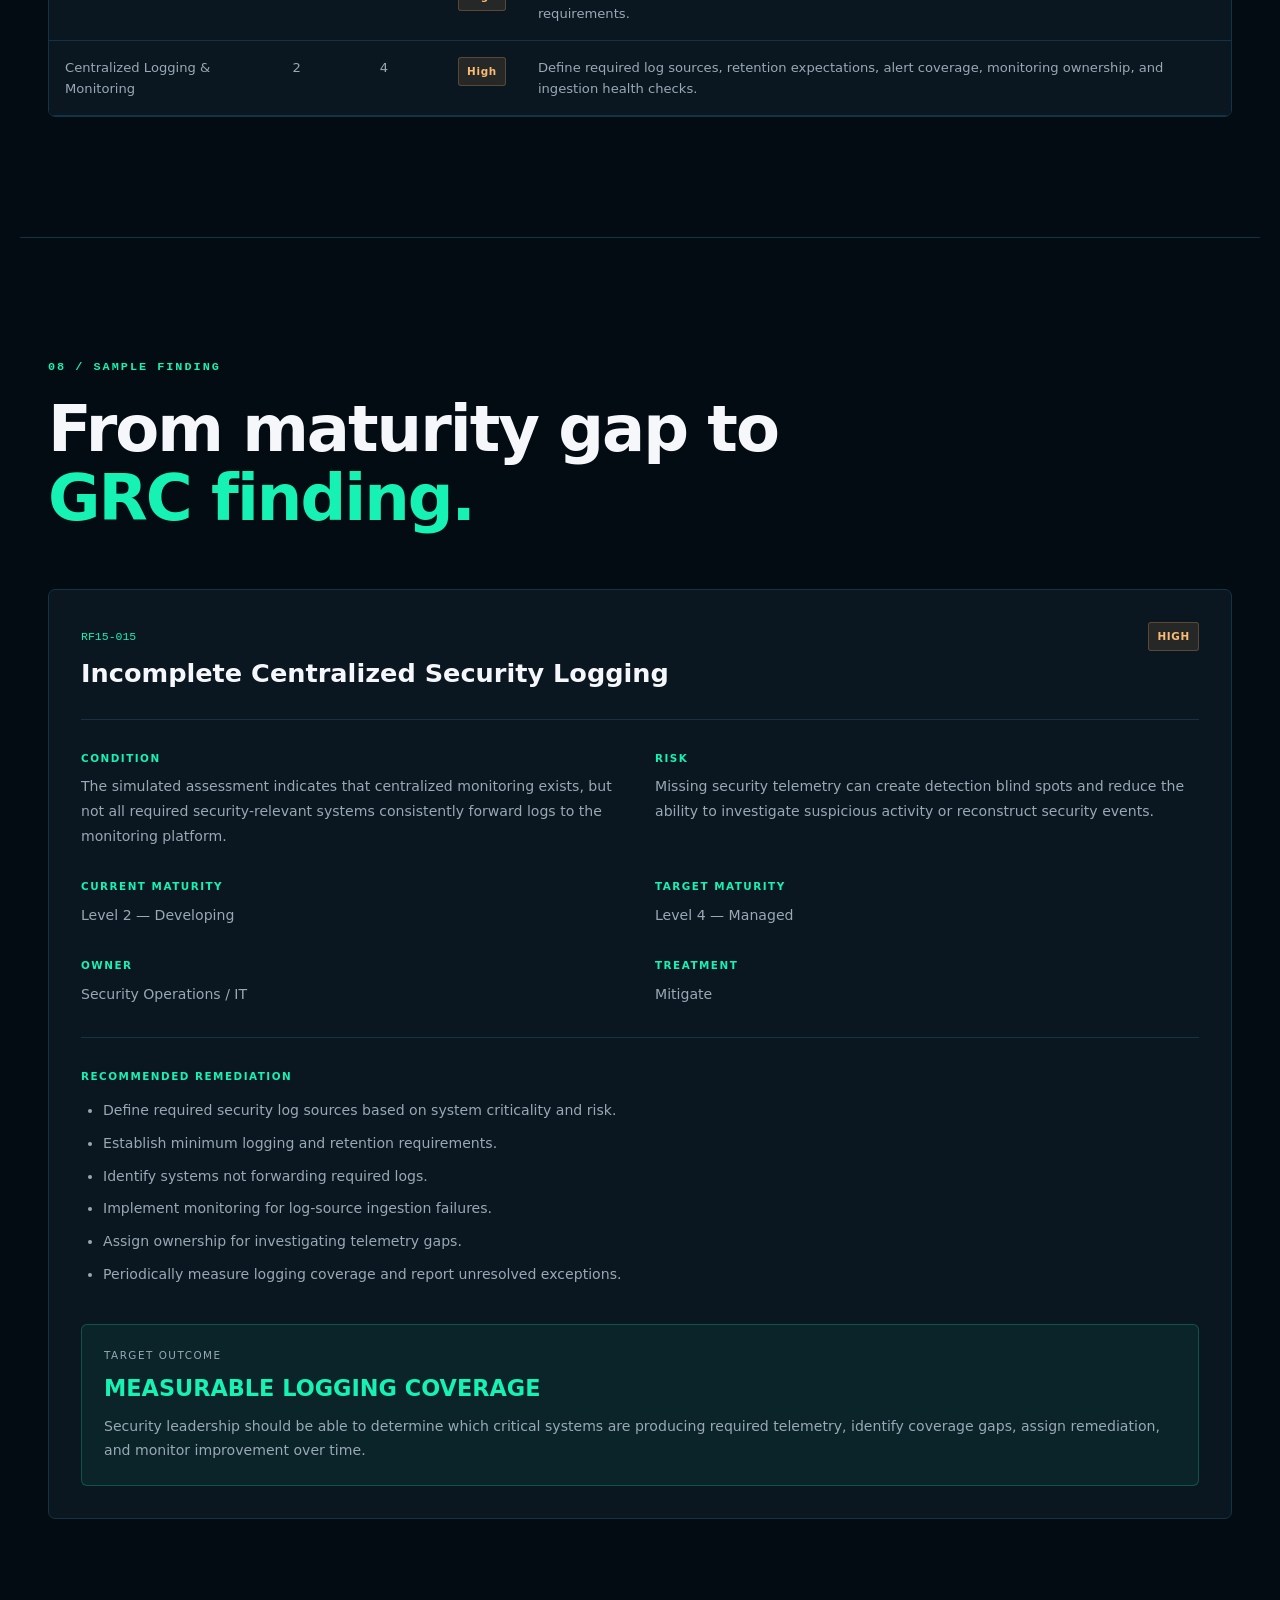
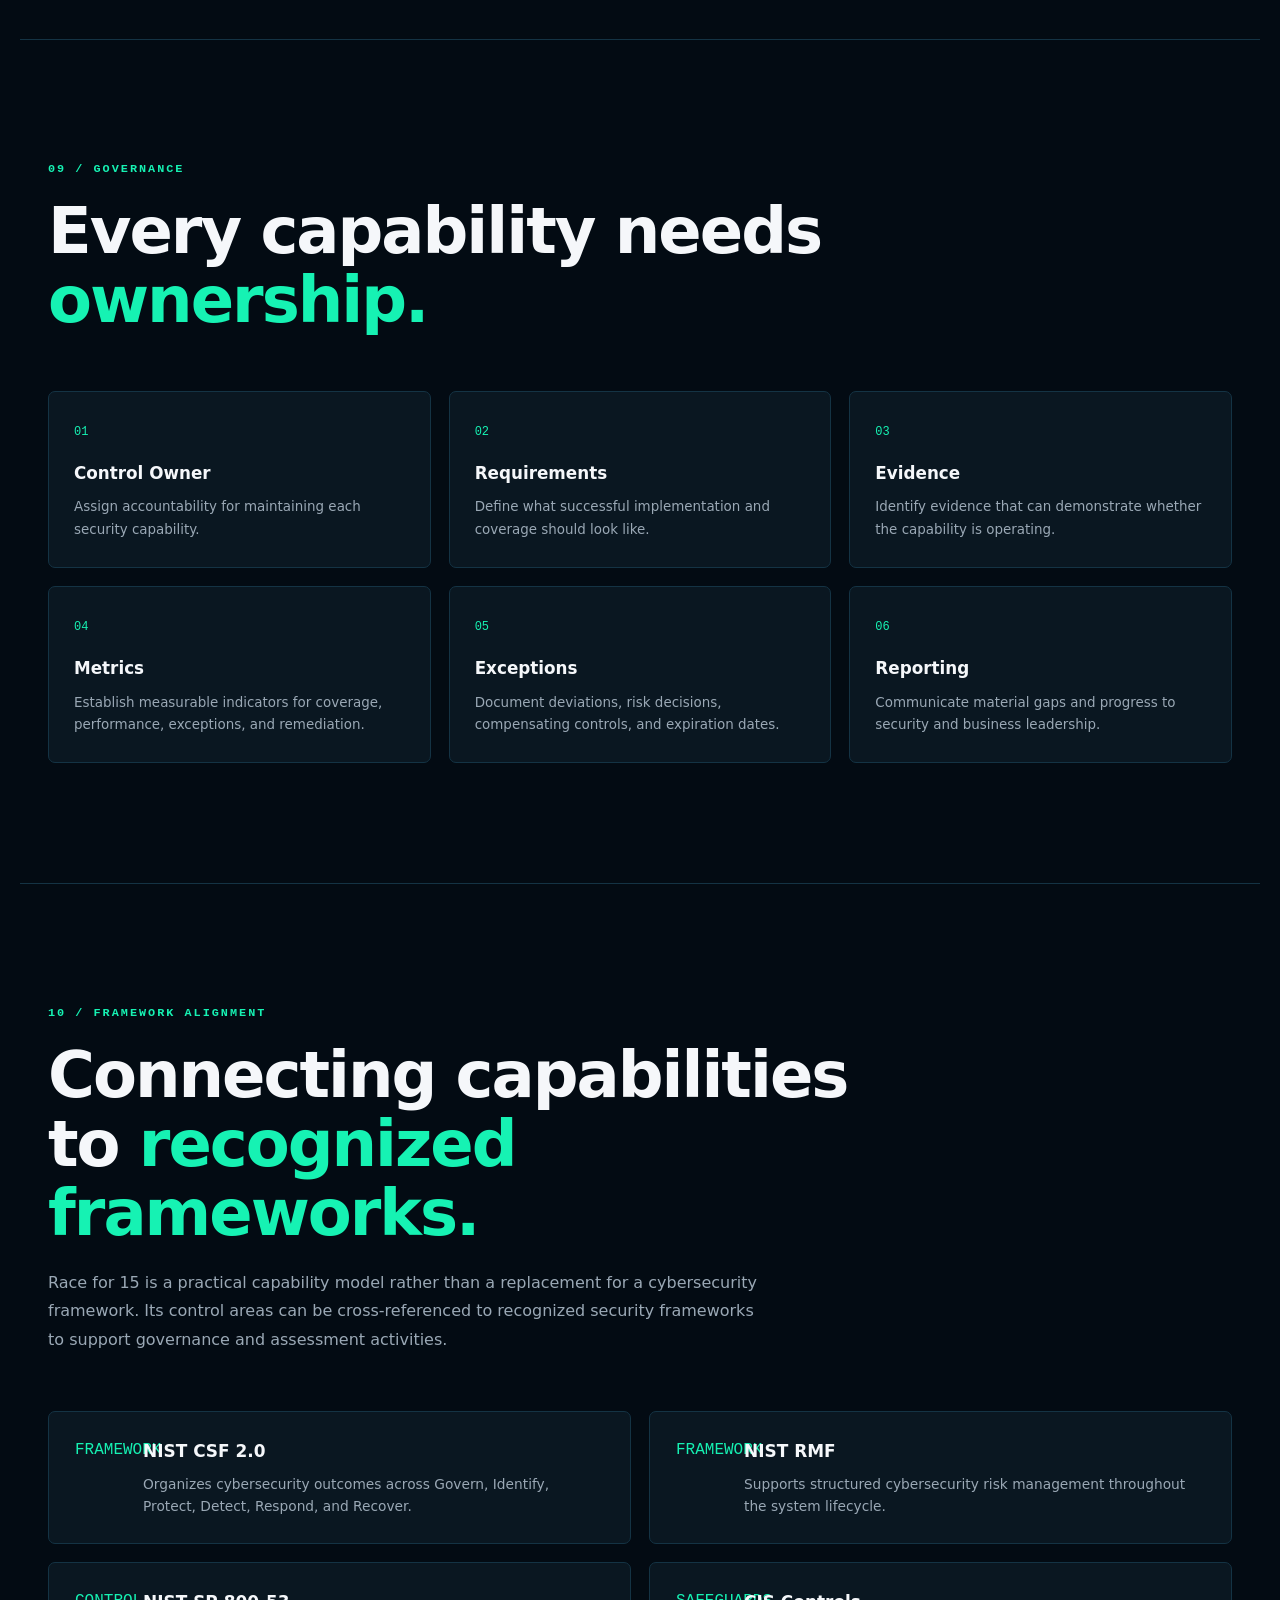
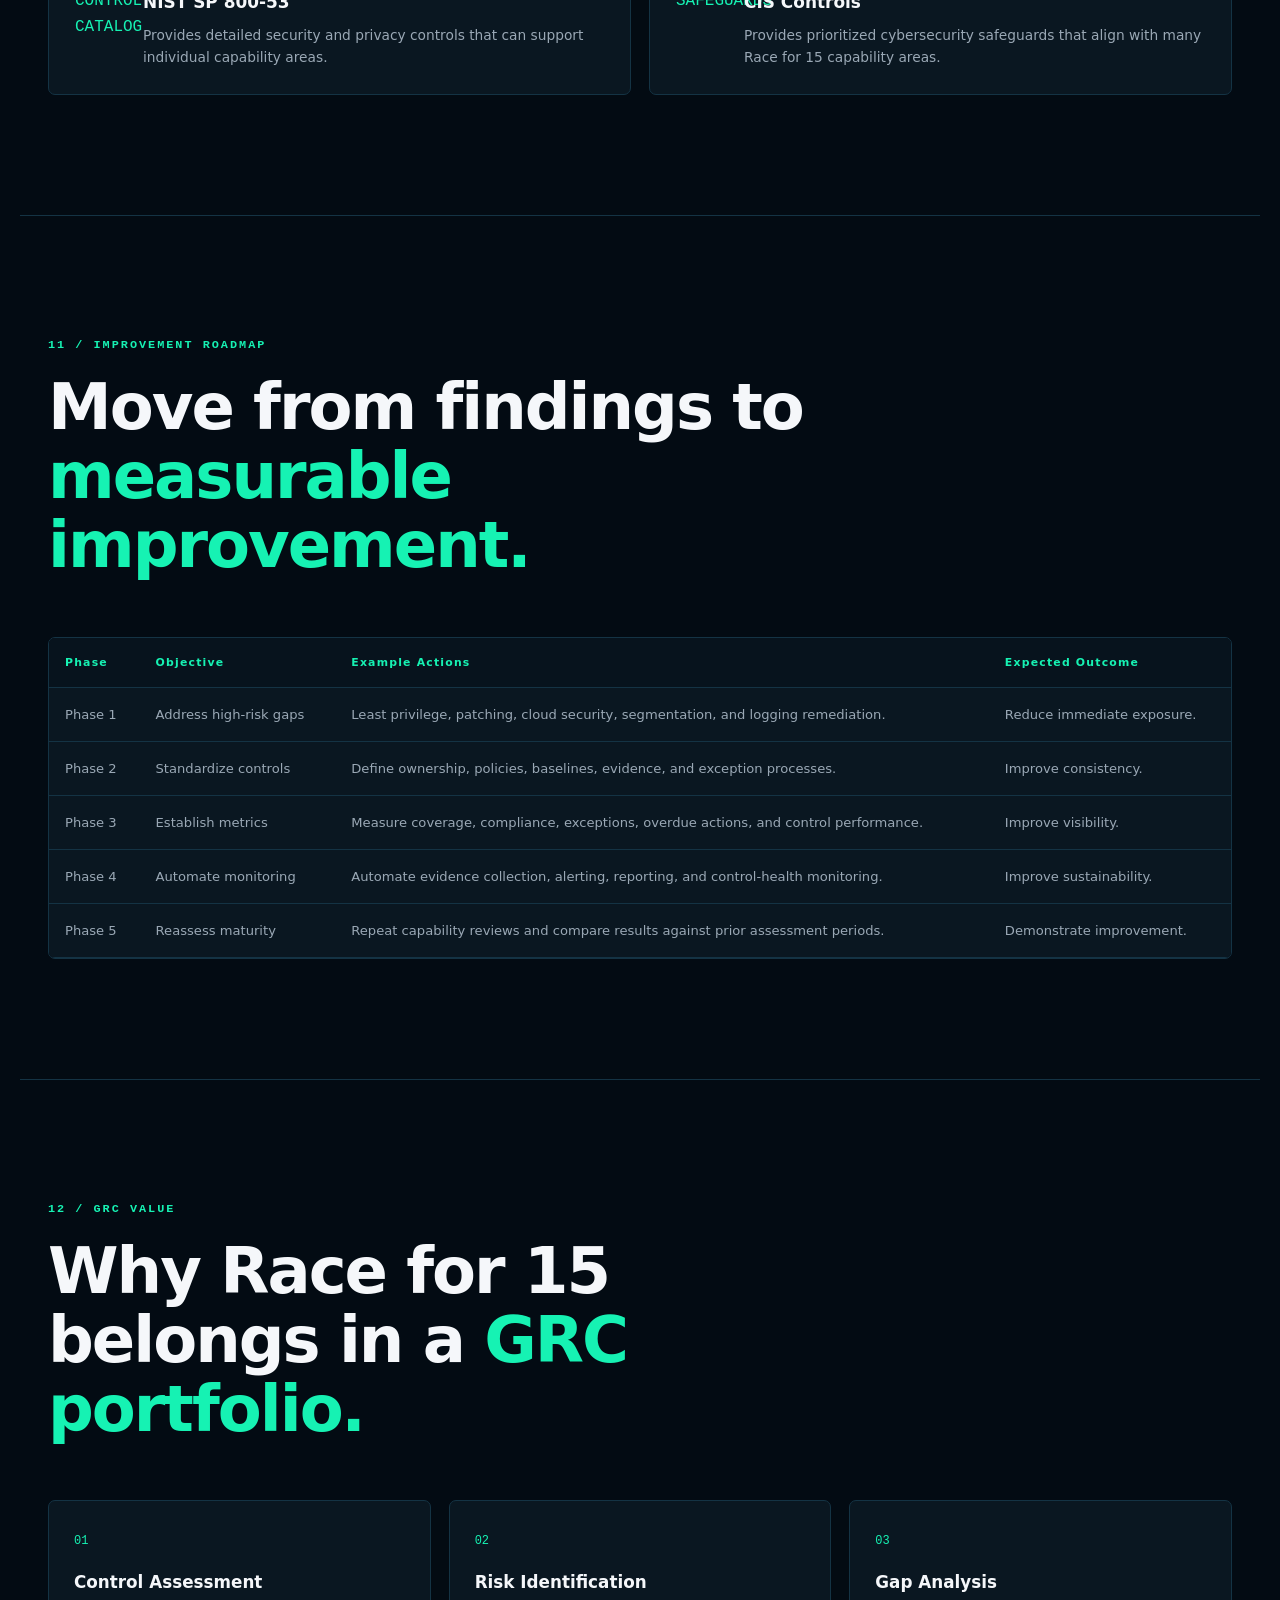
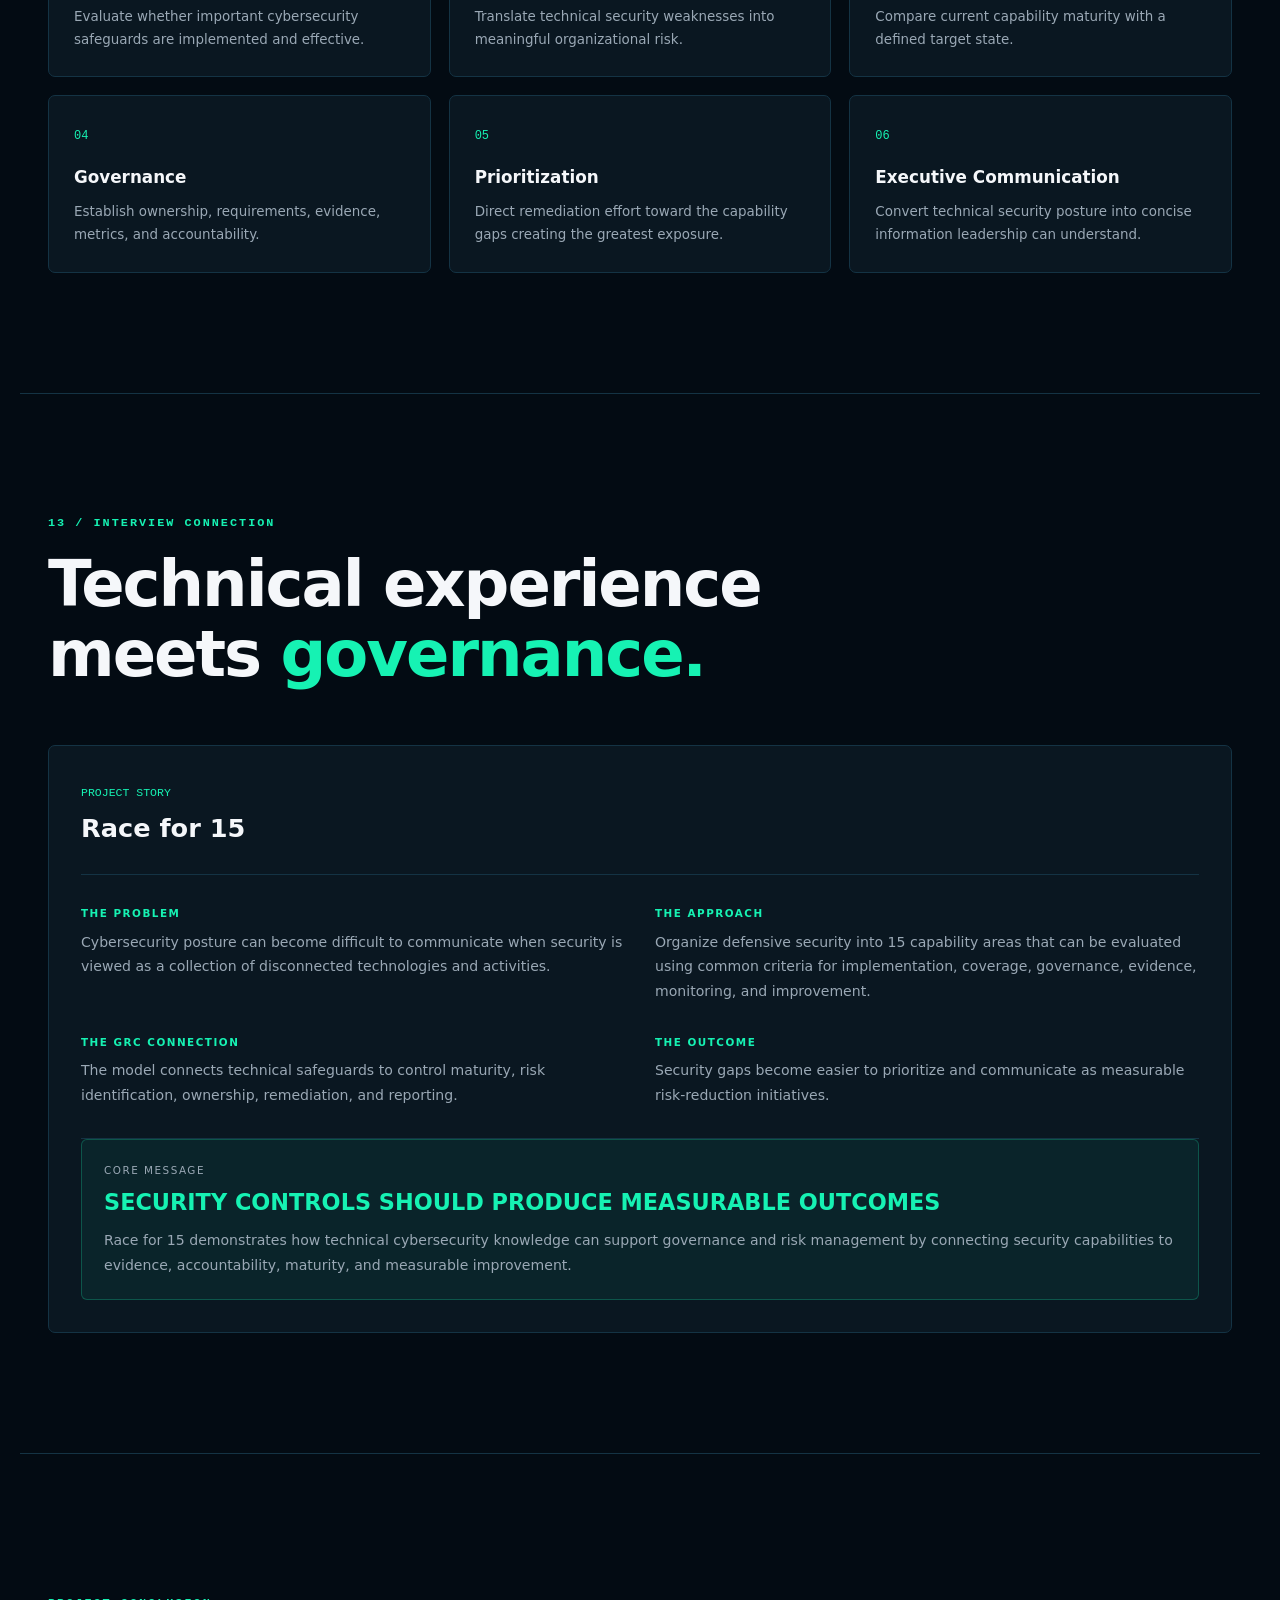
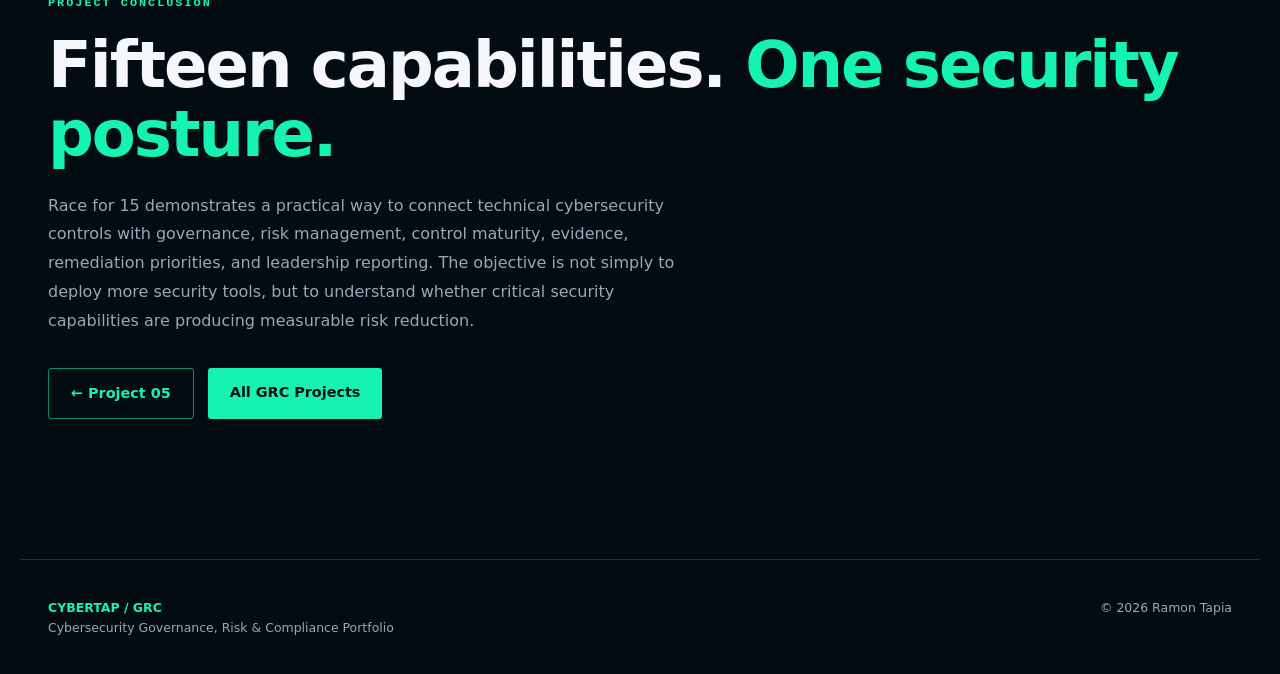
<file: race-for-15.html>
<!DOCTYPE html>
<html lang="en">

<head>

    <meta charset="UTF-8">

    <meta
        name="viewport"
        content="width=device-width, initial-scale=1.0"
    >

    <meta
        name="description"
        content="Race for 15 Cybersecurity Posture Project - Ramon Tapia GRC Portfolio"
    >

    <title>
        Race for 15 | Ramon Tapia
    </title>

    <link
        rel="stylesheet"
        href="styles.css"
    >

</head>


<body>


    <!-- ==================================================
         NAVIGATION
    =================================================== -->

    <header class="site-header">

        <div class="nav-container">

            <a
                href="index.html"
                class="brand"
            >

                <span class="shield">
                    ◇
                </span>

                <span>
                    CYBERTAP
                </span>

            </a>


            <nav class="desktop-nav">

                <a href="index.html">
                    Home
                </a>

                <a href="index.html#experience">
                    Experience
                </a>

                <a href="index.html#projects">
                    Projects
                </a>

                <a href="index.html#frameworks">
                    Frameworks
                </a>

                <a href="index.html#about">
                    About
                </a>

                <a
                    href="index.html#contact"
                    class="nav-contact"
                >
                    Contact
                </a>

            </nav>


            <button
                class="menu-toggle"
                aria-label="Open navigation"
                aria-expanded="false"
            >
                ☰
            </button>

        </div>


        <div class="mobile-nav">

            <a href="index.html">
                Home
            </a>

            <a href="index.html#experience">
                Experience
            </a>

            <a href="index.html#projects">
                Projects
            </a>

            <a href="index.html#frameworks">
                Frameworks
            </a>

            <a href="index.html#about">
                About
            </a>

            <a href="index.html#contact">
                Contact
            </a>

        </div>

    </header>


    <main>


        <!-- ==================================================
             PROJECT HERO
        =================================================== -->

        <section class="project-page-hero">

            <div class="project-page-container">

                <a
                    href="index.html#projects"
                    class="back-link"
                >
                    ← Back to GRC Projects
                </a>


                <p class="section-number">
                    PROJECT 06 / CYBERSECURITY POSTURE
                </p>


                <h1>

                    Race for

                    <span>
                        15
                    </span>

                </h1>


                <p class="project-page-intro">

                    A cybersecurity posture initiative organized
                    around 15 defensive capability areas to help
                    evaluate security coverage, identify control
                    gaps, prioritize improvements, and communicate
                    cybersecurity risk in a structured and
                    understandable way.

                </p>


                <div class="project-meta">

                    <div>

                        <span>
                            FOCUS
                        </span>

                        <strong>
                            Security Posture
                        </strong>

                    </div>


                    <div>

                        <span>
                            CAPABILITIES
                        </span>

                        <strong>
                            15
                        </strong>

                    </div>


                    <div>

                        <span>
                            APPROACH
                        </span>

                        <strong>
                            Control-Based
                        </strong>

                    </div>


                    <div>

                        <span>
                            OBJECTIVE
                        </span>

                        <strong class="green-text">
                            Risk Reduction
                        </strong>

                    </div>

                </div>

            </div>

        </section>


        <!-- ==================================================
             PROJECT CONTEXT
        =================================================== -->

        <section class="section">

            <div class="section-heading">

                <p class="section-number">
                    01 / PROJECT CONTEXT
                </p>

                <h2>

                    From security tools to

                    <span>
                        security outcomes.
                    </span>

                </h2>

            </div>


            <div class="project-content-grid">

                <div class="project-main-content">

                    <p>
                        Cybersecurity programs often contain
                        many individual tools, technologies,
                        policies, and processes. The challenge
                        is understanding whether those
                        capabilities collectively provide
                        meaningful protection against
                        organizational risk.
                    </p>

                    <p>
                        Race for 15 organizes cybersecurity
                        posture into 15 practical defensive
                        capability areas. Each area represents
                        an important component of a layered
                        cybersecurity program.
                    </p>

                    <p>
                        Instead of asking only whether a
                        security product exists, the approach
                        considers whether the capability is
                        implemented, governed, monitored,
                        maintained, and capable of producing
                        the intended security outcome.
                    </p>

                    <p>
                        This portfolio version presents the
                        project through a GRC lens by connecting
                        technical security capabilities with
                        control maturity, evidence, risk,
                        ownership, remediation, and measurable
                        improvement.
                    </p>

                    <p>
                        The portfolio presentation does not
                        contain confidential organizational
                        configurations, internal findings,
                        customer information, or employer data.
                    </p>

                </div>


                <aside class="assessment-summary">

                    <p class="panel-heading">
                        PROJECT VIEW
                    </p>

                    <div>
                        <span>Capability Areas</span>
                        <strong>15</strong>
                    </div>

                    <div>
                        <span>Primary Goal</span>
                        <strong>Risk Reduction</strong>
                    </div>

                    <div>
                        <span>Assessment</span>
                        <strong>Control Posture</strong>
                    </div>

                    <div>
                        <span>Output</span>
                        <strong>Priorities</strong>
                    </div>

                    <div>
                        <span>Audience</span>
                        <strong>Security + Leadership</strong>
                    </div>

                </aside>

            </div>

        </section>


        <!-- ==================================================
             THE 15 CAPABILITIES
        =================================================== -->

        <section class="section">

            <div class="section-heading">

                <p class="section-number">
                    02 / THE 15 CAPABILITIES
                </p>

                <h2>

                    Fifteen areas of

                    <span>
                        cyber defense.
                    </span>

                </h2>

                <p class="section-description">

                    The capability model provides a practical
                    way to organize technical controls into
                    security outcomes that can be assessed,
                    discussed, prioritized, and improved.

                </p>

            </div>


            <div class="method-grid">

                <article class="method-card">

                    <span>01</span>

                    <h3>
                        Endpoint Detection & Response
                    </h3>

                    <p>
                        Detect, investigate, contain,
                        and respond to suspicious
                        endpoint activity.
                    </p>

                </article>


                <article class="method-card">

                    <span>02</span>

                    <h3>
                        Multifactor Authentication
                    </h3>

                    <p>
                        Reduce account compromise risk
                        by requiring additional
                        authentication factors.
                    </p>

                </article>


                <article class="method-card">

                    <span>03</span>

                    <h3>
                        Vulnerability Management
                    </h3>

                    <p>
                        Identify, prioritize, track,
                        and remediate security
                        weaknesses.
                    </p>

                </article>


                <article class="method-card">

                    <span>04</span>

                    <h3>
                        Least Privilege
                    </h3>

                    <p>
                        Limit access and permissions
                        to legitimate business need.
                    </p>

                </article>


                <article class="method-card">

                    <span>05</span>

                    <h3>
                        Email Security
                    </h3>

                    <p>
                        Reduce phishing, malicious
                        attachment, spoofing, and
                        email-based attack risk.
                    </p>

                </article>


                <article class="method-card">

                    <span>06</span>

                    <h3>
                        Security Awareness
                    </h3>

                    <p>
                        Build user awareness of
                        phishing, social engineering,
                        reporting, and safe behavior.
                    </p>

                </article>


                <article class="method-card">

                    <span>07</span>

                    <h3>
                        DNS Security
                    </h3>

                    <p>
                        Reduce access to known
                        malicious and unwanted
                        internet destinations.
                    </p>

                </article>


                <article class="method-card">

                    <span>08</span>

                    <h3>
                        Web Filtering
                    </h3>

                    <p>
                        Restrict access to malicious
                        or inappropriate web content
                        based on organizational policy.
                    </p>

                </article>


                <article class="method-card">

                    <span>09</span>

                    <h3>
                        Patch Management
                    </h3>

                    <p>
                        Deploy security updates within
                        defined timelines based on
                        risk and criticality.
                    </p>

                </article>


                <article class="method-card">

                    <span>10</span>

                    <h3>
                        Cloud Security
                    </h3>

                    <p>
                        Protect cloud identities,
                        configurations, services,
                        workloads, and information.
                    </p>

                </article>


                <article class="method-card">

                    <span>11</span>

                    <h3>
                        Backup & Recovery
                    </h3>

                    <p>
                        Maintain recoverable copies
                        of critical information and
                        validate restoration capability.
                    </p>

                </article>


                <article class="method-card">

                    <span>12</span>

                    <h3>
                        Network Segmentation
                    </h3>

                    <p>
                        Limit unnecessary connectivity
                        and reduce lateral movement
                        opportunities.
                    </p>

                </article>


                <article class="method-card">

                    <span>13</span>

                    <h3>
                        Incident Response
                    </h3>

                    <p>
                        Prepare for, detect, contain,
                        eradicate, recover from, and
                        learn from security incidents.
                    </p>

                </article>


                <article class="method-card">

                    <span>14</span>

                    <h3>
                        Identity & Access Management
                    </h3>

                    <p>
                        Govern identity lifecycle,
                        authentication, authorization,
                        and access review.
                    </p>

                </article>


                <article class="method-card">

                    <span>15</span>

                    <h3>
                        Centralized Logging & Monitoring
                    </h3>

                    <p>
                        Collect and analyze security
                        events to support detection,
                        investigation, and response.
                    </p>

                </article>

            </div>

        </section>


        <!-- ==================================================
             ASSESSMENT APPROACH
        =================================================== -->

        <section class="section">

            <div class="section-heading">

                <p class="section-number">
                    03 / ASSESSMENT APPROACH
                </p>

                <h2>

                    Evaluate more than

                    <span>
                        implementation.
                    </span>

                </h2>

                <p class="section-description">

                    A security capability can exist without
                    being consistently governed or effective.
                    The assessment therefore considers multiple
                    dimensions of control maturity.

                </p>

            </div>


            <div class="method-grid">

                <article class="method-card">

                    <span>01</span>

                    <h3>
                        Implementation
                    </h3>

                    <p>
                        Is the security capability
                        deployed where it is required?
                    </p>

                </article>


                <article class="method-card">

                    <span>02</span>

                    <h3>
                        Coverage
                    </h3>

                    <p>
                        Does the capability protect
                        the intended users, assets,
                        systems, and environments?
                    </p>

                </article>


                <article class="method-card">

                    <span>03</span>

                    <h3>
                        Governance
                    </h3>

                    <p>
                        Are ownership, requirements,
                        policies, and responsibilities
                        clearly established?
                    </p>

                </article>


                <article class="method-card">

                    <span>04</span>

                    <h3>
                        Evidence
                    </h3>

                    <p>
                        Can the organization demonstrate
                        that the control is operating
                        through reliable evidence?
                    </p>

                </article>


                <article class="method-card">

                    <span>05</span>

                    <h3>
                        Monitoring
                    </h3>

                    <p>
                        Is performance, coverage,
                        failure, or compliance
                        continuously observed?
                    </p>

                </article>


                <article class="method-card">

                    <span>06</span>

                    <h3>
                        Improvement
                    </h3>

                    <p>
                        Are identified gaps assigned,
                        prioritized, remediated,
                        and reassessed?
                    </p>

                </article>

            </div>

        </section>


        <!-- ==================================================
             MATURITY MODEL
        =================================================== -->

        <section class="section">

            <div class="section-heading">

                <p class="section-number">
                    04 / MATURITY MODEL
                </p>

                <h2>

                    Measuring

                    <span>
                        progress.
                    </span>

                </h2>

                <p class="section-description">

                    A simple maturity scale can communicate
                    whether a capability is absent, inconsistently
                    implemented, defined, managed, or continuously
                    improved.

                </p>

            </div>


            <div class="framework-grid">

                <div class="framework-card">

                    <span>
                        LEVEL 1
                    </span>

                    <strong>
                        Initial
                    </strong>

                    <p>
                        Capability is absent, informal,
                        or highly dependent on
                        individual effort.
                    </p>

                </div>


                <div class="framework-card">

                    <span>
                        LEVEL 2
                    </span>

                    <strong>
                        Developing
                    </strong>

                    <p>
                        Capability exists in portions
                        of the environment but is
                        inconsistent or incomplete.
                    </p>

                </div>


                <div class="framework-card">

                    <span>
                        LEVEL 3
                    </span>

                    <strong>
                        Defined
                    </strong>

                    <p>
                        Requirements, processes,
                        responsibilities, and controls
                        are documented and established.
                    </p>

                </div>


                <div class="framework-card">

                    <span>
                        LEVEL 4
                    </span>

                    <strong>
                        Managed
                    </strong>

                    <p>
                        Capability is measured,
                        monitored, maintained, and
                        consistently executed.
                    </p>

                </div>


                <div class="framework-card">

                    <span>
                        LEVEL 5
                    </span>

                    <strong>
                        Optimized
                    </strong>

                    <p>
                        Metrics, automation, lessons
                        learned, and continuous
                        improvement drive maturity.
                    </p>

                </div>

            </div>

        </section>


        <!-- ==================================================
             SAMPLE POSTURE ASSESSMENT
        =================================================== -->

        <section class="section">

            <div class="section-heading">

                <p class="section-number">
                    05 / SAMPLE ASSESSMENT
                </p>

                <h2>

                    Example posture

                    <span>
                        evaluation.
                    </span>

                </h2>

                <p class="section-description">

                    The following scores are simulated
                    portfolio data used to demonstrate
                    how the Race for 15 methodology can
                    communicate current-state maturity
                    and target-state objectives.

                </p>

            </div>


            <div class="table-wrapper">

                <table class="risk-table">

                    <thead>

                        <tr>
                            <th>#</th>
                            <th>Capability</th>
                            <th>Current</th>
                            <th>Target</th>
                            <th>Gap</th>
                            <th>Priority</th>
                        </tr>

                    </thead>


                    <tbody>

                        <tr>
                            <td>01</td>
                            <td>Endpoint Detection & Response</td>
                            <td>4</td>
                            <td>4</td>
                            <td>0</td>
                            <td>
                                <span class="risk-badge low-badge">
                                    Maintain
                                </span>
                            </td>
                        </tr>

                        <tr>
                            <td>02</td>
                            <td>Multifactor Authentication</td>
                            <td>4</td>
                            <td>5</td>
                            <td>1</td>
                            <td>
                                <span class="risk-badge medium-badge">
                                    Medium
                                </span>
                            </td>
                        </tr>

                        <tr>
                            <td>03</td>
                            <td>Vulnerability Management</td>
                            <td>3</td>
                            <td>4</td>
                            <td>1</td>
                            <td>
                                <span class="risk-badge medium-badge">
                                    Medium
                                </span>
                            </td>
                        </tr>

                        <tr>
                            <td>04</td>
                            <td>Least Privilege</td>
                            <td>2</td>
                            <td>4</td>
                            <td>2</td>
                            <td>
                                <span class="risk-badge high-badge">
                                    High
                                </span>
                            </td>
                        </tr>

                        <tr>
                            <td>05</td>
                            <td>Email Security</td>
                            <td>4</td>
                            <td>4</td>
                            <td>0</td>
                            <td>
                                <span class="risk-badge low-badge">
                                    Maintain
                                </span>
                            </td>
                        </tr>

                        <tr>
                            <td>06</td>
                            <td>Security Awareness</td>
                            <td>3</td>
                            <td>4</td>
                            <td>1</td>
                            <td>
                                <span class="risk-badge medium-badge">
                                    Medium
                                </span>
                            </td>
                        </tr>

                        <tr>
                            <td>07</td>
                            <td>DNS Security</td>
                            <td>3</td>
                            <td>4</td>
                            <td>1</td>
                            <td>
                                <span class="risk-badge medium-badge">
                                    Medium
                                </span>
                            </td>
                        </tr>

                        <tr>
                            <td>08</td>
                            <td>Web Filtering</td>
                            <td>3</td>
                            <td>4</td>
                            <td>1</td>
                            <td>
                                <span class="risk-badge medium-badge">
                                    Medium
                                </span>
                            </td>
                        </tr>

                        <tr>
                            <td>09</td>
                            <td>Patch Management</td>
                            <td>2</td>
                            <td>4</td>
                            <td>2</td>
                            <td>
                                <span class="risk-badge high-badge">
                                    High
                                </span>
                            </td>
                        </tr>

                        <tr>
                            <td>10</td>
                            <td>Cloud Security</td>
                            <td>2</td>
                            <td>4</td>
                            <td>2</td>
                            <td>
                                <span class="risk-badge high-badge">
                                    High
                                </span>
                            </td>
                        </tr>

                        <tr>
                            <td>11</td>
                            <td>Backup & Recovery</td>
                            <td>3</td>
                            <td>4</td>
                            <td>1</td>
                            <td>
                                <span class="risk-badge medium-badge">
                                    Medium
                                </span>
                            </td>
                        </tr>

                        <tr>
                            <td>12</td>
                            <td>Network Segmentation</td>
                            <td>2</td>
                            <td>4</td>
                            <td>2</td>
                            <td>
                                <span class="risk-badge high-badge">
                                    High
                                </span>
                            </td>
                        </tr>

                        <tr>
                            <td>13</td>
                            <td>Incident Response</td>
                            <td>3</td>
                            <td>4</td>
                            <td>1</td>
                            <td>
                                <span class="risk-badge medium-badge">
                                    Medium
                                </span>
                            </td>
                        </tr>

                        <tr>
                            <td>14</td>
                            <td>Identity & Access Management</td>
                            <td>3</td>
                            <td>4</td>
                            <td>1</td>
                            <td>
                                <span class="risk-badge medium-badge">
                                    Medium
                                </span>
                            </td>
                        </tr>

                        <tr>
                            <td>15</td>
                            <td>Centralized Logging & Monitoring</td>
                            <td>2</td>
                            <td>4</td>
                            <td>2</td>
                            <td>
                                <span class="risk-badge high-badge">
                                    High
                                </span>
                            </td>
                        </tr>

                    </tbody>

                </table>

            </div>

        </section>


        <!-- ==================================================
             SAMPLE DASHBOARD
        =================================================== -->

        <section class="section">

            <div class="section-heading">

                <p class="section-number">
                    06 / SAMPLE DASHBOARD
                </p>

                <h2>

                    Turning assessment data into

                    <span>
                        visibility.
                    </span>

                </h2>

                <p class="section-description">

                    These figures are derived from the
                    simulated maturity scores above and
                    demonstrate how leadership-level posture
                    information could be summarized.

                </p>

            </div>


            <div class="risk-dashboard">

                <div class="risk-stat">
                    <span>Capabilities</span>
                    <strong>15</strong>
                </div>

                <div class="risk-stat">
                    <span>Current Points</span>
                    <strong>43 / 75</strong>
                </div>

                <div class="risk-stat">
                    <span>Current Maturity</span>
                    <strong>2.87</strong>
                </div>

                <div class="risk-stat">
                    <span>Target Points</span>
                    <strong>61 / 75</strong>
                </div>

                <div class="risk-stat">
                    <span>Target Maturity</span>
                    <strong>4.07</strong>
                </div>

                <div class="risk-stat">
                    <span>High Priorities</span>
                    <strong>5</strong>
                </div>

            </div>

        </section>


        <!-- ==================================================
             PRIORITY GAPS
        =================================================== -->

        <section class="section">

            <div class="section-heading">

                <p class="section-number">
                    07 / PRIORITY GAPS
                </p>

                <h2>

                    Focus remediation where it

                    <span>
                        matters most.
                    </span>

                </h2>

            </div>


            <div class="table-wrapper">

                <table class="risk-table">

                    <thead>

                        <tr>
                            <th>Capability</th>
                            <th>Current</th>
                            <th>Target</th>
                            <th>Risk</th>
                            <th>Recommended Action</th>
                        </tr>

                    </thead>


                    <tbody>

                        <tr>

                            <td>
                                Least Privilege
                            </td>

                            <td>2</td>

                            <td>4</td>

                            <td>
                                <span class="risk-badge high-badge">
                                    High
                                </span>
                            </td>

                            <td>
                                Establish recurring access
                                reviews, role baselines,
                                privileged-access governance,
                                and removal of unnecessary
                                permissions.
                            </td>

                        </tr>


                        <tr>

                            <td>
                                Patch Management
                            </td>

                            <td>2</td>

                            <td>4</td>

                            <td>
                                <span class="risk-badge high-badge">
                                    High
                                </span>
                            </td>

                            <td>
                                Establish risk-based patch
                                timelines, exception tracking,
                                compliance reporting, and
                                escalation for overdue assets.
                            </td>

                        </tr>


                        <tr>

                            <td>
                                Cloud Security
                            </td>

                            <td>2</td>

                            <td>4</td>

                            <td>
                                <span class="risk-badge high-badge">
                                    High
                                </span>
                            </td>

                            <td>
                                Establish cloud configuration
                                baselines, identity controls,
                                logging requirements, and
                                recurring posture reviews.
                            </td>

                        </tr>


                        <tr>

                            <td>
                                Network Segmentation
                            </td>

                            <td>2</td>

                            <td>4</td>

                            <td>
                                <span class="risk-badge high-badge">
                                    High
                                </span>
                            </td>

                            <td>
                                Review network trust boundaries,
                                restrict unnecessary traffic,
                                and document approved
                                segmentation requirements.
                            </td>

                        </tr>


                        <tr>

                            <td>
                                Centralized Logging & Monitoring
                            </td>

                            <td>2</td>

                            <td>4</td>

                            <td>
                                <span class="risk-badge high-badge">
                                    High
                                </span>
                            </td>

                            <td>
                                Define required log sources,
                                retention expectations,
                                alert coverage, monitoring
                                ownership, and ingestion
                                health checks.
                            </td>

                        </tr>

                    </tbody>

                </table>

            </div>

        </section>


        <!-- ==================================================
             SAMPLE FINDING
        =================================================== -->

        <section class="section">

            <div class="section-heading">

                <p class="section-number">
                    08 / SAMPLE FINDING
                </p>

                <h2>

                    From maturity gap to

                    <span>
                        GRC finding.
                    </span>

                </h2>

            </div>


            <div class="finding-card">

                <div class="finding-header">

                    <div>

                        <span>
                            RF15-015
                        </span>

                        <h3>
                            Incomplete Centralized Security Logging
                        </h3>

                    </div>


                    <span class="risk-badge high-badge">
                        HIGH
                    </span>

                </div>


                <div class="finding-grid">

                    <div>

                        <span class="finding-label">
                            CONDITION
                        </span>

                        <p>
                            The simulated assessment
                            indicates that centralized
                            monitoring exists, but not all
                            required security-relevant
                            systems consistently forward
                            logs to the monitoring platform.
                        </p>

                    </div>


                    <div>

                        <span class="finding-label">
                            RISK
                        </span>

                        <p>
                            Missing security telemetry
                            can create detection blind
                            spots and reduce the ability
                            to investigate suspicious
                            activity or reconstruct
                            security events.
                        </p>

                    </div>


                    <div>

                        <span class="finding-label">
                            CURRENT MATURITY
                        </span>

                        <p>
                            Level 2 — Developing
                        </p>

                    </div>


                    <div>

                        <span class="finding-label">
                            TARGET MATURITY
                        </span>

                        <p>
                            Level 4 — Managed
                        </p>

                    </div>


                    <div>

                        <span class="finding-label">
                            OWNER
                        </span>

                        <p>
                            Security Operations / IT
                        </p>

                    </div>


                    <div>

                        <span class="finding-label">
                            TREATMENT
                        </span>

                        <p>
                            Mitigate
                        </p>

                    </div>

                </div>


                <div class="control-section">

                    <span class="finding-label">
                        RECOMMENDED REMEDIATION
                    </span>

                    <ul>

                        <li>
                            Define required security
                            log sources based on system
                            criticality and risk.
                        </li>

                        <li>
                            Establish minimum logging
                            and retention requirements.
                        </li>

                        <li>
                            Identify systems not
                            forwarding required logs.
                        </li>

                        <li>
                            Implement monitoring for
                            log-source ingestion failures.
                        </li>

                        <li>
                            Assign ownership for
                            investigating telemetry gaps.
                        </li>

                        <li>
                            Periodically measure logging
                            coverage and report unresolved
                            exceptions.
                        </li>

                    </ul>

                </div>


                <div class="residual-box">

                    <span>
                        TARGET OUTCOME
                    </span>

                    <strong>
                        MEASURABLE LOGGING COVERAGE
                    </strong>

                    <p>
                        Security leadership should be
                        able to determine which critical
                        systems are producing required
                        telemetry, identify coverage
                        gaps, assign remediation, and
                        monitor improvement over time.
                    </p>

                </div>

            </div>

        </section>


        <!-- ==================================================
             GOVERNANCE
        =================================================== -->

        <section class="section">

            <div class="section-heading">

                <p class="section-number">
                    09 / GOVERNANCE
                </p>

                <h2>

                    Every capability needs

                    <span>
                        ownership.
                    </span>

                </h2>

            </div>


            <div class="method-grid">

                <article class="method-card">

                    <span>01</span>

                    <h3>
                        Control Owner
                    </h3>

                    <p>
                        Assign accountability for
                        maintaining each security
                        capability.
                    </p>

                </article>


                <article class="method-card">

                    <span>02</span>

                    <h3>
                        Requirements
                    </h3>

                    <p>
                        Define what successful
                        implementation and coverage
                        should look like.
                    </p>

                </article>


                <article class="method-card">

                    <span>03</span>

                    <h3>
                        Evidence
                    </h3>

                    <p>
                        Identify evidence that can
                        demonstrate whether the
                        capability is operating.
                    </p>

                </article>


                <article class="method-card">

                    <span>04</span>

                    <h3>
                        Metrics
                    </h3>

                    <p>
                        Establish measurable indicators
                        for coverage, performance,
                        exceptions, and remediation.
                    </p>

                </article>


                <article class="method-card">

                    <span>05</span>

                    <h3>
                        Exceptions
                    </h3>

                    <p>
                        Document deviations, risk
                        decisions, compensating
                        controls, and expiration dates.
                    </p>

                </article>


                <article class="method-card">

                    <span>06</span>

                    <h3>
                        Reporting
                    </h3>

                    <p>
                        Communicate material gaps and
                        progress to security and
                        business leadership.
                    </p>

                </article>

            </div>

        </section>


        <!-- ==================================================
             FRAMEWORK ALIGNMENT
        =================================================== -->

        <section class="section">

            <div class="section-heading">

                <p class="section-number">
                    10 / FRAMEWORK ALIGNMENT
                </p>

                <h2>

                    Connecting capabilities to

                    <span>
                        recognized frameworks.
                    </span>

                </h2>

                <p class="section-description">

                    Race for 15 is a practical capability
                    model rather than a replacement for a
                    cybersecurity framework. Its control areas
                    can be cross-referenced to recognized
                    security frameworks to support governance
                    and assessment activities.

                </p>

            </div>


            <div class="framework-grid">

                <div class="framework-card">

                    <span>
                        FRAMEWORK
                    </span>

                    <strong>
                        NIST CSF 2.0
                    </strong>

                    <p>
                        Organizes cybersecurity outcomes
                        across Govern, Identify, Protect,
                        Detect, Respond, and Recover.
                    </p>

                </div>


                <div class="framework-card">

                    <span>
                        FRAMEWORK
                    </span>

                    <strong>
                        NIST RMF
                    </strong>

                    <p>
                        Supports structured cybersecurity
                        risk management throughout the
                        system lifecycle.
                    </p>

                </div>


                <div class="framework-card">

                    <span>
                        CONTROL CATALOG
                    </span>

                    <strong>
                        NIST SP 800-53
                    </strong>

                    <p>
                        Provides detailed security and
                        privacy controls that can support
                        individual capability areas.
                    </p>

                </div>


                <div class="framework-card">

                    <span>
                        SAFEGUARDS
                    </span>

                    <strong>
                        CIS Controls
                    </strong>

                    <p>
                        Provides prioritized cybersecurity
                        safeguards that align with many
                        Race for 15 capability areas.
                    </p>

                </div>

            </div>

        </section>


        <!-- ==================================================
             RISK REDUCTION ROADMAP
        =================================================== -->

        <section class="section">

            <div class="section-heading">

                <p class="section-number">
                    11 / IMPROVEMENT ROADMAP
                </p>

                <h2>

                    Move from findings to

                    <span>
                        measurable improvement.
                    </span>

                </h2>

            </div>


            <div class="table-wrapper">

                <table class="risk-table">

                    <thead>

                        <tr>
                            <th>Phase</th>
                            <th>Objective</th>
                            <th>Example Actions</th>
                            <th>Expected Outcome</th>
                        </tr>

                    </thead>


                    <tbody>

                        <tr>

                            <td>
                                Phase 1
                            </td>

                            <td>
                                Address high-risk gaps
                            </td>

                            <td>
                                Least privilege, patching,
                                cloud security, segmentation,
                                and logging remediation.
                            </td>

                            <td>
                                Reduce immediate exposure.
                            </td>

                        </tr>


                        <tr>

                            <td>
                                Phase 2
                            </td>

                            <td>
                                Standardize controls
                            </td>

                            <td>
                                Define ownership, policies,
                                baselines, evidence, and
                                exception processes.
                            </td>

                            <td>
                                Improve consistency.
                            </td>

                        </tr>


                        <tr>

                            <td>
                                Phase 3
                            </td>

                            <td>
                                Establish metrics
                            </td>

                            <td>
                                Measure coverage, compliance,
                                exceptions, overdue actions,
                                and control performance.
                            </td>

                            <td>
                                Improve visibility.
                            </td>

                        </tr>


                        <tr>

                            <td>
                                Phase 4
                            </td>

                            <td>
                                Automate monitoring
                            </td>

                            <td>
                                Automate evidence collection,
                                alerting, reporting, and
                                control-health monitoring.
                            </td>

                            <td>
                                Improve sustainability.
                            </td>

                        </tr>


                        <tr>

                            <td>
                                Phase 5
                            </td>

                            <td>
                                Reassess maturity
                            </td>

                            <td>
                                Repeat capability reviews
                                and compare results against
                                prior assessment periods.
                            </td>

                            <td>
                                Demonstrate improvement.
                            </td>

                        </tr>

                    </tbody>

                </table>

            </div>

        </section>


        <!-- ==================================================
             GRC VALUE
        =================================================== -->

        <section class="section">

            <div class="section-heading">

                <p class="section-number">
                    12 / GRC VALUE
                </p>

                <h2>

                    Why Race for 15 belongs in a

                    <span>
                        GRC portfolio.
                    </span>

                </h2>

            </div>


            <div class="method-grid">

                <article class="method-card">

                    <span>01</span>

                    <h3>
                        Control Assessment
                    </h3>

                    <p>
                        Evaluate whether important
                        cybersecurity safeguards are
                        implemented and effective.
                    </p>

                </article>


                <article class="method-card">

                    <span>02</span>

                    <h3>
                        Risk Identification
                    </h3>

                    <p>
                        Translate technical security
                        weaknesses into meaningful
                        organizational risk.
                    </p>

                </article>


                <article class="method-card">

                    <span>03</span>

                    <h3>
                        Gap Analysis
                    </h3>

                    <p>
                        Compare current capability
                        maturity with a defined
                        target state.
                    </p>

                </article>


                <article class="method-card">

                    <span>04</span>

                    <h3>
                        Governance
                    </h3>

                    <p>
                        Establish ownership,
                        requirements, evidence,
                        metrics, and accountability.
                    </p>

                </article>


                <article class="method-card">

                    <span>05</span>

                    <h3>
                        Prioritization
                    </h3>

                    <p>
                        Direct remediation effort
                        toward the capability gaps
                        creating the greatest exposure.
                    </p>

                </article>


                <article class="method-card">

                    <span>06</span>

                    <h3>
                        Executive Communication
                    </h3>

                    <p>
                        Convert technical security
                        posture into concise information
                        leadership can understand.
                    </p>

                </article>

            </div>

        </section>


        <!-- ==================================================
             INTERVIEW CONNECTION
        =================================================== -->

        <section class="section">

            <div class="section-heading">

                <p class="section-number">
                    13 / INTERVIEW CONNECTION
                </p>

                <h2>

                    Technical experience meets

                    <span>
                        governance.
                    </span>

                </h2>

            </div>


            <div class="finding-card">

                <div class="finding-header">

                    <div>

                        <span>
                            PROJECT STORY
                        </span>

                        <h3>
                            Race for 15
                        </h3>

                    </div>

                </div>


                <div class="finding-grid">

                    <div>

                        <span class="finding-label">
                            THE PROBLEM
                        </span>

                        <p>
                            Cybersecurity posture can
                            become difficult to communicate
                            when security is viewed as a
                            collection of disconnected
                            technologies and activities.
                        </p>

                    </div>


                    <div>

                        <span class="finding-label">
                            THE APPROACH
                        </span>

                        <p>
                            Organize defensive security
                            into 15 capability areas that
                            can be evaluated using common
                            criteria for implementation,
                            coverage, governance, evidence,
                            monitoring, and improvement.
                        </p>

                    </div>


                    <div>

                        <span class="finding-label">
                            THE GRC CONNECTION
                        </span>

                        <p>
                            The model connects technical
                            safeguards to control maturity,
                            risk identification, ownership,
                            remediation, and reporting.
                        </p>

                    </div>


                    <div>

                        <span class="finding-label">
                            THE OUTCOME
                        </span>

                        <p>
                            Security gaps become easier
                            to prioritize and communicate
                            as measurable risk-reduction
                            initiatives.
                        </p>

                    </div>

                </div>


                <div class="residual-box">

                    <span>
                        CORE MESSAGE
                    </span>

                    <strong>
                        SECURITY CONTROLS SHOULD PRODUCE MEASURABLE OUTCOMES
                    </strong>

                    <p>
                        Race for 15 demonstrates how
                        technical cybersecurity knowledge
                        can support governance and risk
                        management by connecting security
                        capabilities to evidence,
                        accountability, maturity, and
                        measurable improvement.
                    </p>

                </div>

            </div>

        </section>


        <!-- ==================================================
             CONCLUSION
        =================================================== -->

        <section class="contact-section">

            <p class="section-number">
                PROJECT CONCLUSION
            </p>


            <h2>

                Fifteen capabilities.

                <span>
                    One security posture.
                </span>

            </h2>


            <p>
                Race for 15 demonstrates a practical way
                to connect technical cybersecurity controls
                with governance, risk management, control
                maturity, evidence, remediation priorities,
                and leadership reporting. The objective is
                not simply to deploy more security tools,
                but to understand whether critical security
                capabilities are producing measurable
                risk reduction.
            </p>


            <div class="contact-actions">

                <a
                    href="access-control-review.html"
                    class="btn btn-outline"
                >
                    ← Project 05
                </a>

                <a
                    href="index.html#projects"
                    class="btn btn-primary"
                >
                    All GRC Projects
                </a>

            </div>

        </section>


    </main>


    <!-- ==================================================
         FOOTER
    =================================================== -->

    <footer>

        <div>

            <strong>
                CYBERTAP / GRC
            </strong>

            <p>
                Cybersecurity Governance,
                Risk & Compliance Portfolio
            </p>

        </div>

        <p>
            © 2026 Ramon Tapia
        </p>

    </footer>


    <script src="script.js"></script>


</body>

</html>
</file>
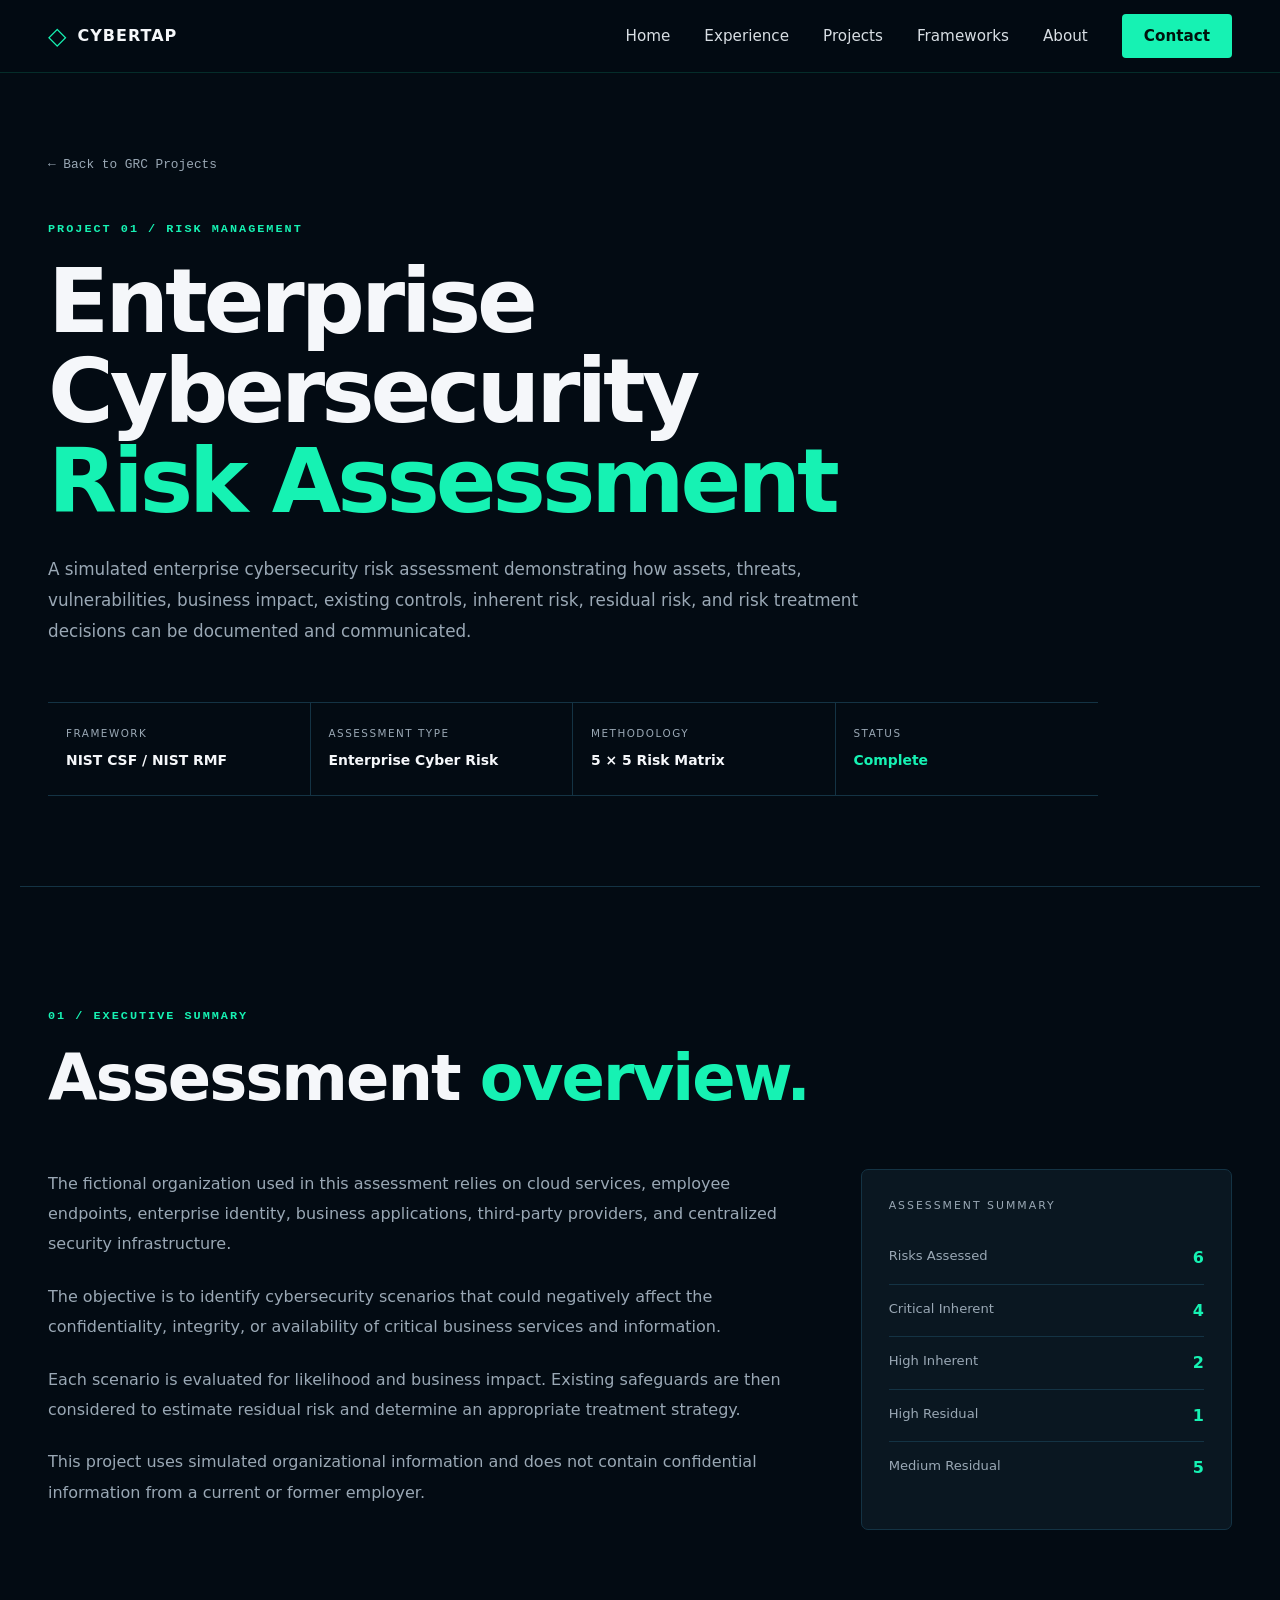
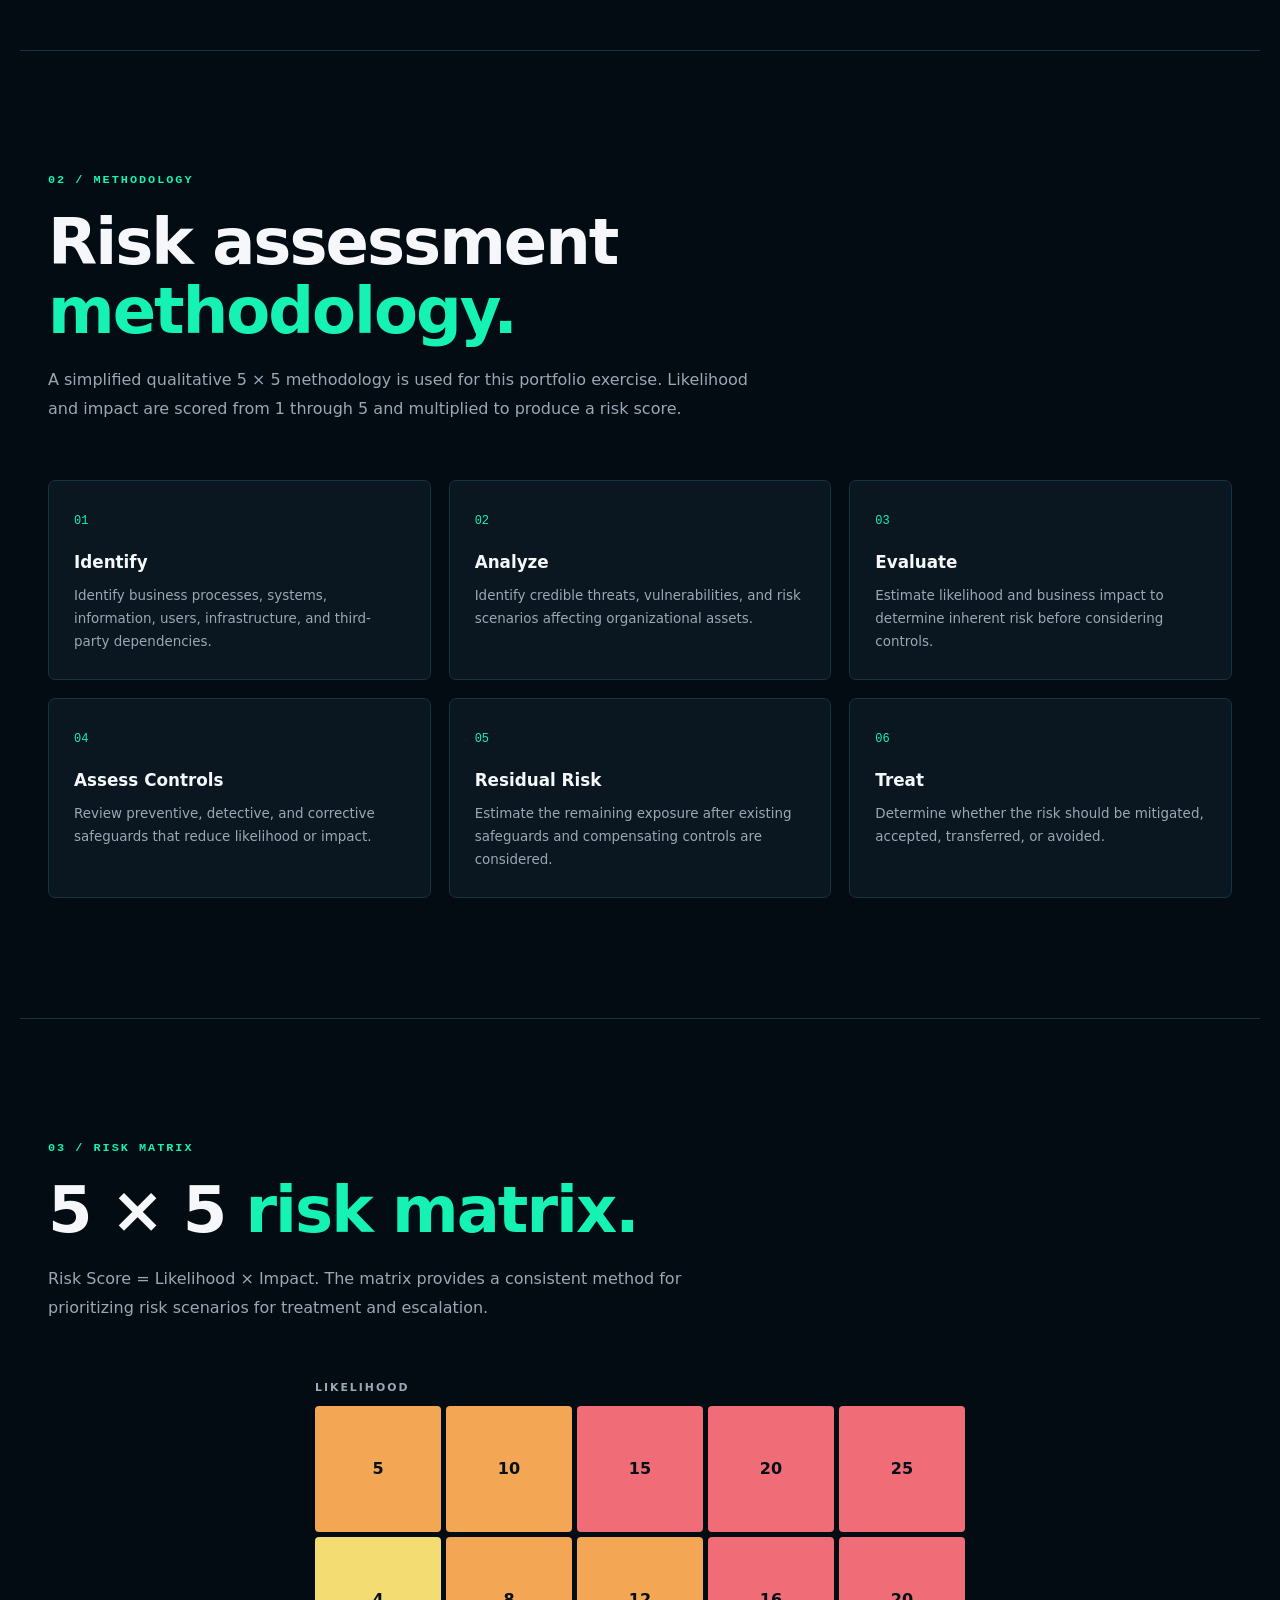
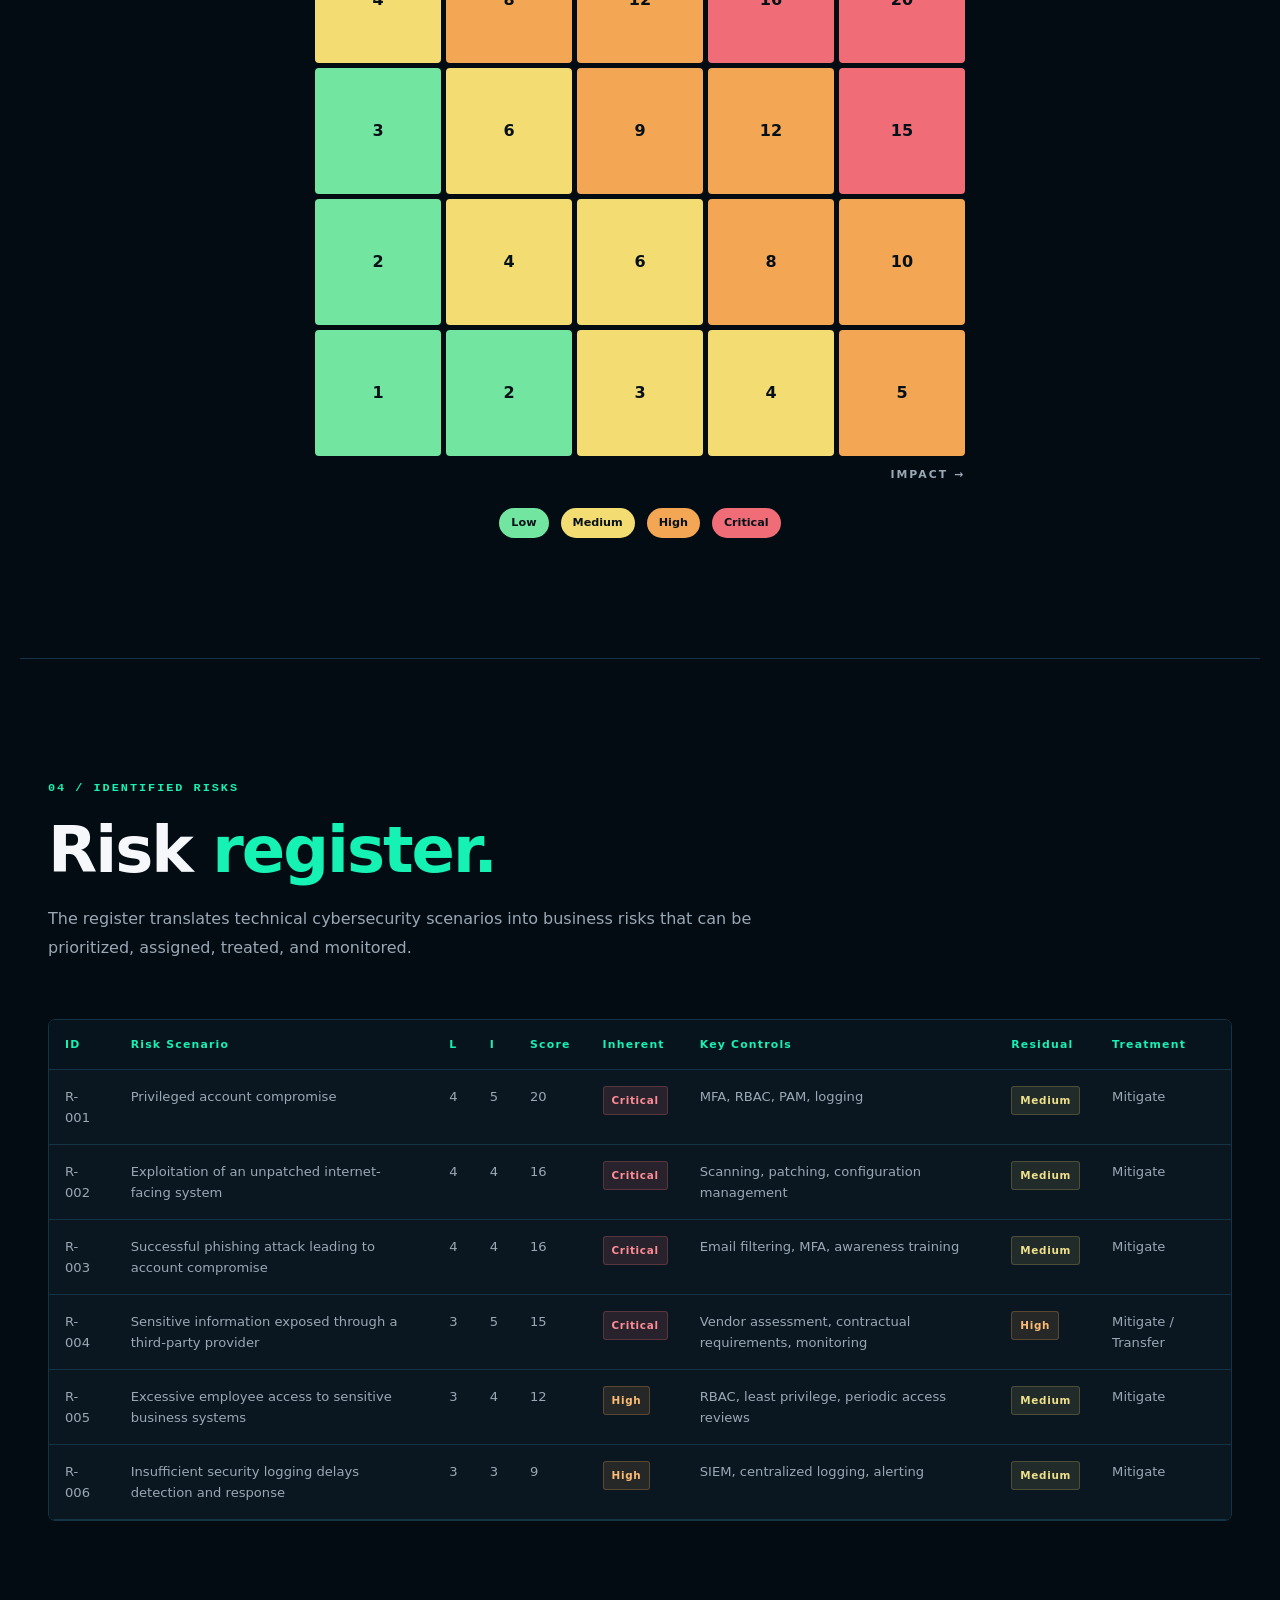
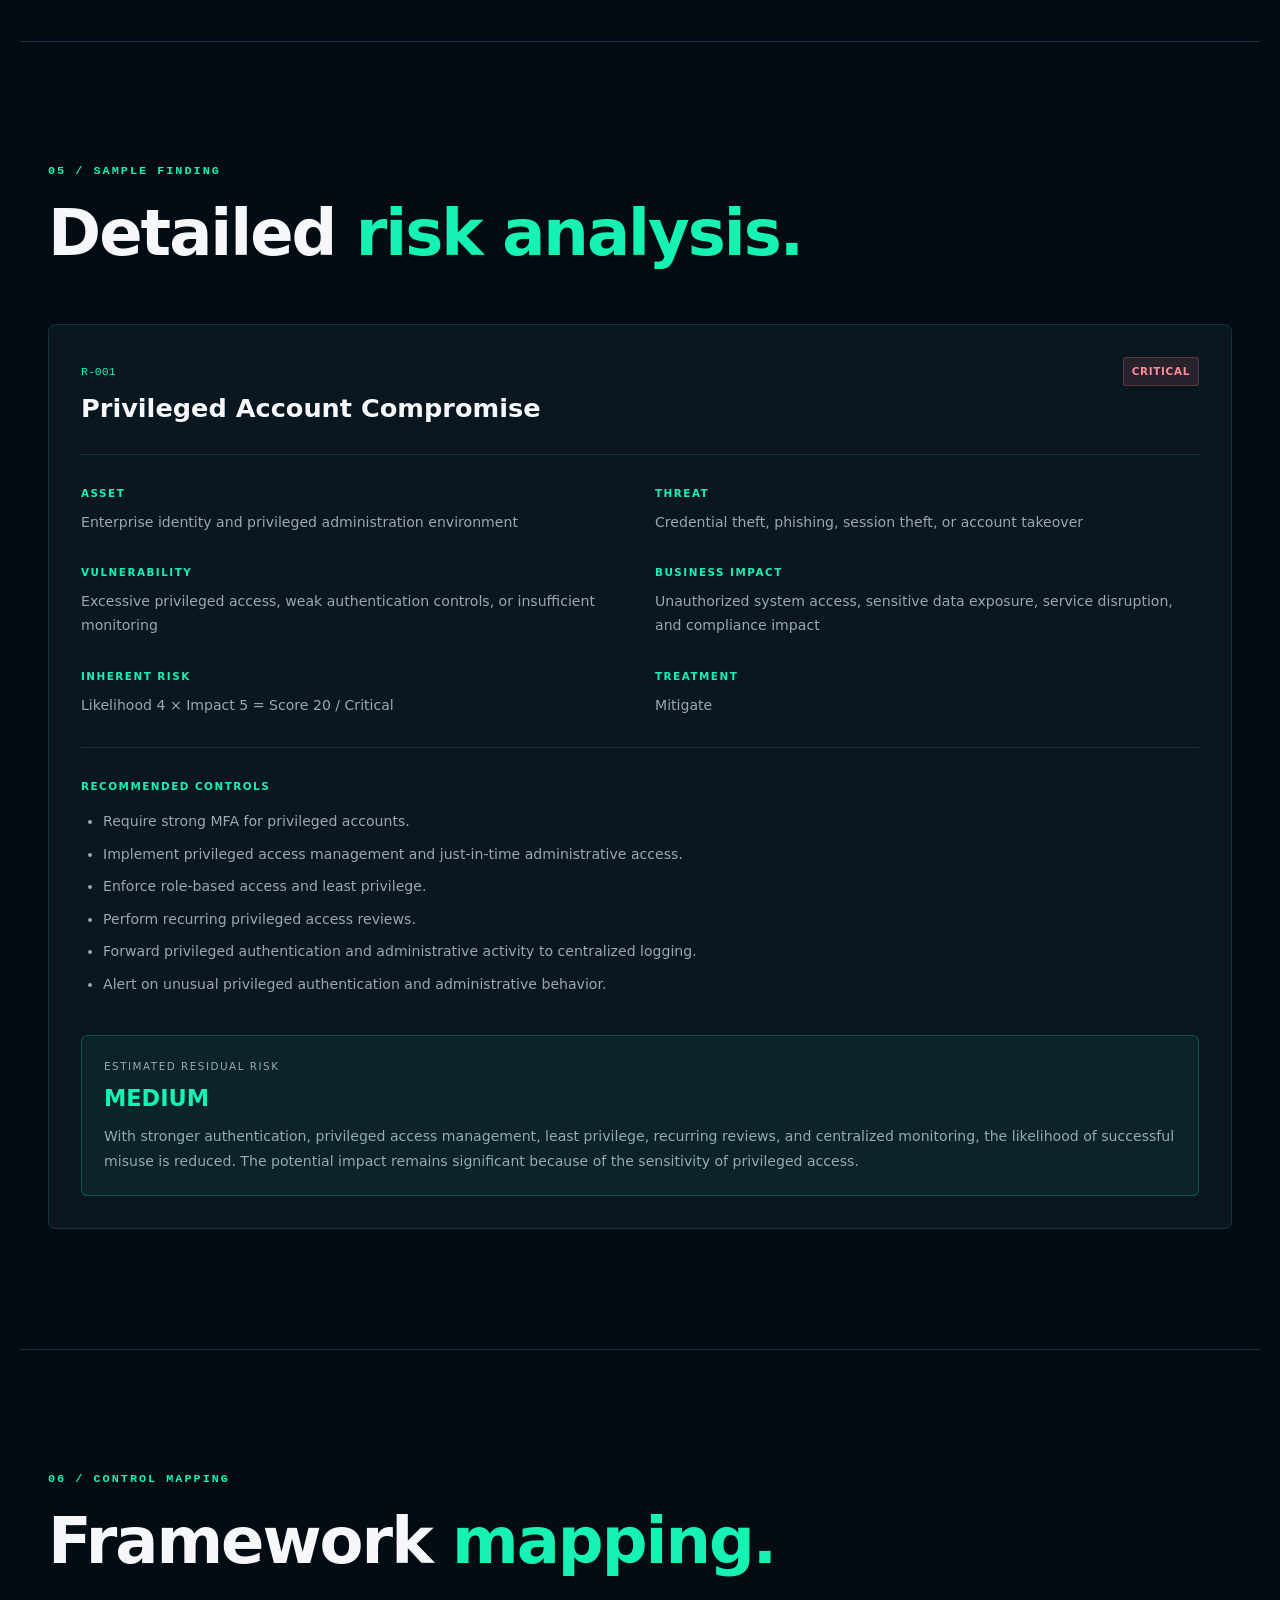
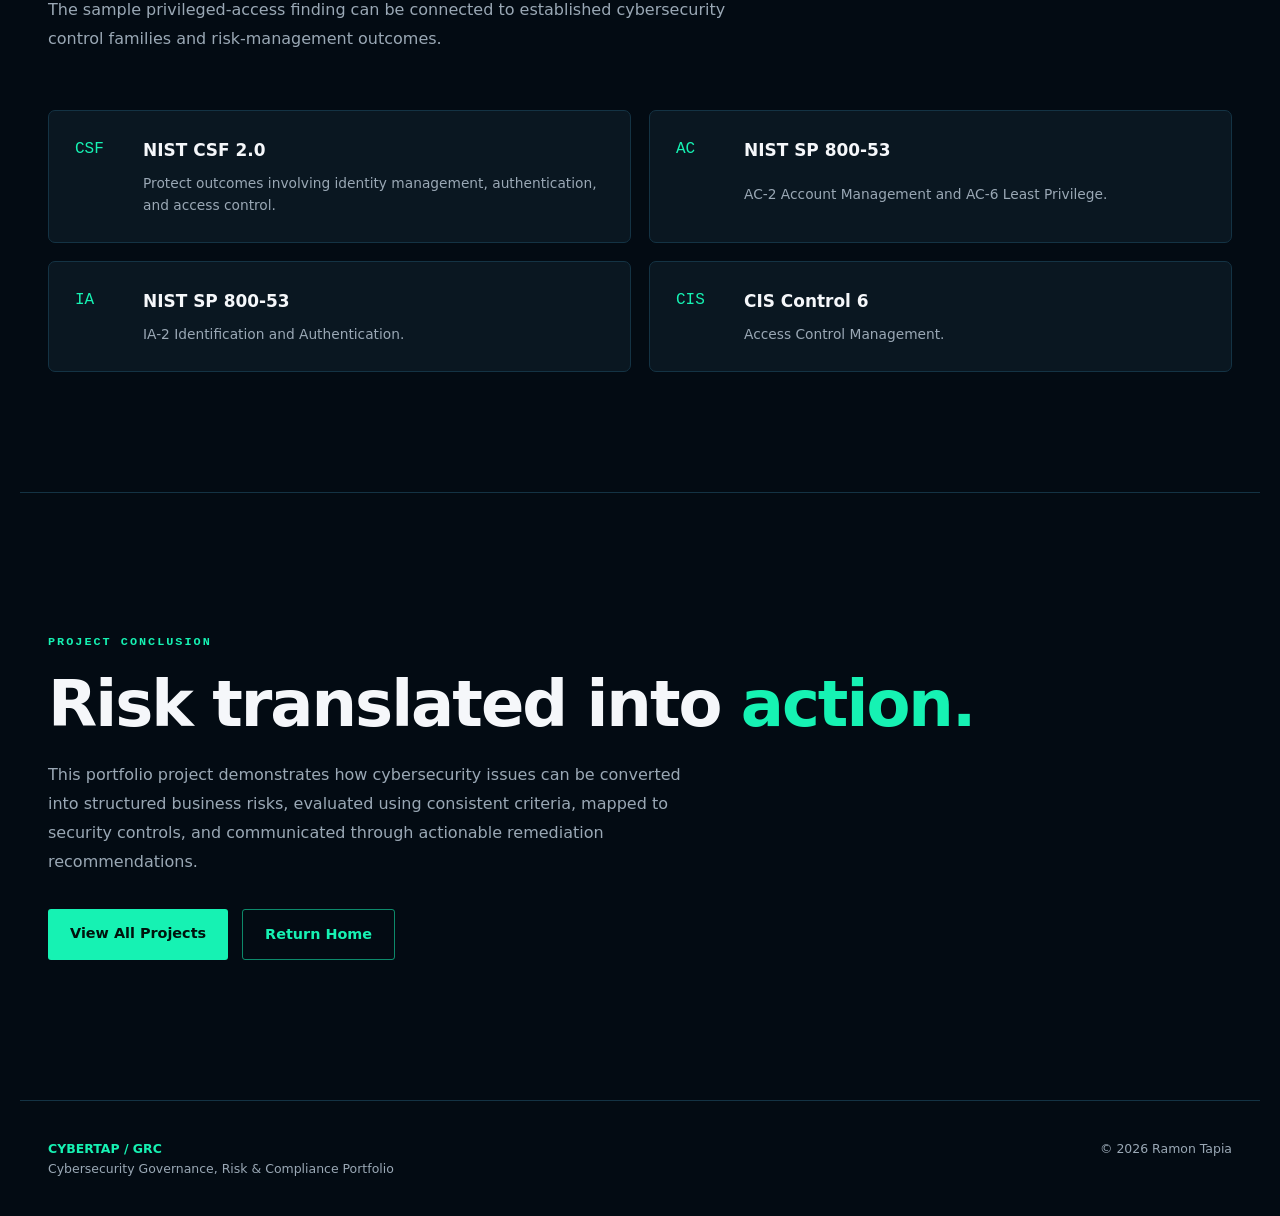
<file: risk-assessment.html>
<!DOCTYPE html>
<html lang="en">

<head>

    <meta charset="UTF-8">

    <meta
        name="viewport"
        content="width=device-width, initial-scale=1.0"
    >

    <meta
        name="description"
        content="Enterprise Cybersecurity Risk Assessment - Ramon Tapia GRC Portfolio"
    >

    <title>
        Enterprise Risk Assessment | Ramon Tapia
    </title>

    <link
        rel="stylesheet"
        href="styles.css"
    >

</head>


<body>


    <!-- ==================================================
         NAVIGATION
    =================================================== -->

    <header class="site-header">

        <div class="nav-container">

            <a
                href="index.html"
                class="brand"
            >

                <span class="shield">
                    ◇
                </span>

                <span>
                    CYBERTAP
                </span>

            </a>


            <nav class="desktop-nav">

                <a href="index.html">
                    Home
                </a>

                <a href="index.html#experience">
                    Experience
                </a>

                <a href="index.html#projects">
                    Projects
                </a>

                <a href="index.html#frameworks">
                    Frameworks
                </a>

                <a href="index.html#about">
                    About
                </a>

                <a
                    href="index.html#contact"
                    class="nav-contact"
                >
                    Contact
                </a>

            </nav>


            <button
                class="menu-toggle"
                aria-label="Open navigation"
                aria-expanded="false"
            >
                ☰
            </button>

        </div>


        <div class="mobile-nav">

            <a href="index.html">
                Home
            </a>

            <a href="index.html#experience">
                Experience
            </a>

            <a href="index.html#projects">
                Projects
            </a>

            <a href="index.html#frameworks">
                Frameworks
            </a>

            <a href="index.html#about">
                About
            </a>

            <a href="index.html#contact">
                Contact
            </a>

        </div>

    </header>


    <main>


        <!-- ==================================================
             PROJECT HERO
        =================================================== -->

        <section class="project-page-hero">

            <div class="project-page-container">

                <a
                    href="index.html#projects"
                    class="back-link"
                >
                    ← Back to GRC Projects
                </a>


                <p class="section-number">
                    PROJECT 01 / RISK MANAGEMENT
                </p>


                <h1>

                    Enterprise Cybersecurity

                    <span>
                        Risk Assessment
                    </span>

                </h1>


                <p class="project-page-intro">

                    A simulated enterprise cybersecurity risk
                    assessment demonstrating how assets, threats,
                    vulnerabilities, business impact, existing
                    controls, inherent risk, residual risk, and
                    risk treatment decisions can be documented
                    and communicated.

                </p>


                <div class="project-meta">

                    <div>

                        <span>
                            FRAMEWORK
                        </span>

                        <strong>
                            NIST CSF / NIST RMF
                        </strong>

                    </div>


                    <div>

                        <span>
                            ASSESSMENT TYPE
                        </span>

                        <strong>
                            Enterprise Cyber Risk
                        </strong>

                    </div>


                    <div>

                        <span>
                            METHODOLOGY
                        </span>

                        <strong>
                            5 × 5 Risk Matrix
                        </strong>

                    </div>


                    <div>

                        <span>
                            STATUS
                        </span>

                        <strong class="green-text">
                            Complete
                        </strong>

                    </div>

                </div>

            </div>

        </section>


        <!-- ==================================================
             EXECUTIVE SUMMARY
        =================================================== -->

        <section class="section">

            <div class="section-heading">

                <p class="section-number">
                    01 / EXECUTIVE SUMMARY
                </p>

                <h2>

                    Assessment

                    <span>
                        overview.
                    </span>

                </h2>

            </div>


            <div class="project-content-grid">

                <div class="project-main-content">

                    <p>
                        The fictional organization used in this
                        assessment relies on cloud services,
                        employee endpoints, enterprise identity,
                        business applications, third-party
                        providers, and centralized security
                        infrastructure.
                    </p>

                    <p>
                        The objective is to identify cybersecurity
                        scenarios that could negatively affect
                        the confidentiality, integrity, or
                        availability of critical business
                        services and information.
                    </p>

                    <p>
                        Each scenario is evaluated for likelihood
                        and business impact. Existing safeguards
                        are then considered to estimate residual
                        risk and determine an appropriate
                        treatment strategy.
                    </p>

                    <p>
                        This project uses simulated organizational
                        information and does not contain
                        confidential information from a current
                        or former employer.
                    </p>

                </div>


                <aside class="assessment-summary">

                    <p class="panel-heading">
                        ASSESSMENT SUMMARY
                    </p>

                    <div>
                        <span>Risks Assessed</span>
                        <strong>6</strong>
                    </div>

                    <div>
                        <span>Critical Inherent</span>
                        <strong>4</strong>
                    </div>

                    <div>
                        <span>High Inherent</span>
                        <strong>2</strong>
                    </div>

                    <div>
                        <span>High Residual</span>
                        <strong>1</strong>
                    </div>

                    <div>
                        <span>Medium Residual</span>
                        <strong>5</strong>
                    </div>

                </aside>

            </div>

        </section>


        <!-- ==================================================
             METHODOLOGY
        =================================================== -->

        <section class="section">

            <div class="section-heading">

                <p class="section-number">
                    02 / METHODOLOGY
                </p>

                <h2>

                    Risk assessment

                    <span>
                        methodology.
                    </span>

                </h2>

                <p class="section-description">

                    A simplified qualitative 5 × 5 methodology
                    is used for this portfolio exercise.
                    Likelihood and impact are scored from
                    1 through 5 and multiplied to produce
                    a risk score.

                </p>

            </div>


            <div class="method-grid">

                <article class="method-card">

                    <span>
                        01
                    </span>

                    <h3>
                        Identify
                    </h3>

                    <p>
                        Identify business processes, systems,
                        information, users, infrastructure,
                        and third-party dependencies.
                    </p>

                </article>


                <article class="method-card">

                    <span>
                        02
                    </span>

                    <h3>
                        Analyze
                    </h3>

                    <p>
                        Identify credible threats,
                        vulnerabilities, and risk scenarios
                        affecting organizational assets.
                    </p>

                </article>


                <article class="method-card">

                    <span>
                        03
                    </span>

                    <h3>
                        Evaluate
                    </h3>

                    <p>
                        Estimate likelihood and business
                        impact to determine inherent
                        risk before considering controls.
                    </p>

                </article>


                <article class="method-card">

                    <span>
                        04
                    </span>

                    <h3>
                        Assess Controls
                    </h3>

                    <p>
                        Review preventive, detective, and
                        corrective safeguards that reduce
                        likelihood or impact.
                    </p>

                </article>


                <article class="method-card">

                    <span>
                        05
                    </span>

                    <h3>
                        Residual Risk
                    </h3>

                    <p>
                        Estimate the remaining exposure
                        after existing safeguards and
                        compensating controls are considered.
                    </p>

                </article>


                <article class="method-card">

                    <span>
                        06
                    </span>

                    <h3>
                        Treat
                    </h3>

                    <p>
                        Determine whether the risk should
                        be mitigated, accepted, transferred,
                        or avoided.
                    </p>

                </article>

            </div>

        </section>


        <!-- ==================================================
             RISK MATRIX
        =================================================== -->

        <section class="section">

            <div class="section-heading">

                <p class="section-number">
                    03 / RISK MATRIX
                </p>

                <h2>

                    5 × 5

                    <span>
                        risk matrix.
                    </span>

                </h2>

                <p class="section-description">

                    Risk Score = Likelihood × Impact.
                    The matrix provides a consistent method
                    for prioritizing risk scenarios for
                    treatment and escalation.

                </p>

            </div>


            <div class="risk-matrix-wrapper">

                <div class="matrix-y-label">
                    LIKELIHOOD
                </div>


                <div class="risk-matrix">

                    <div class="matrix-cell high">5</div>
                    <div class="matrix-cell high">10</div>
                    <div class="matrix-cell critical">15</div>
                    <div class="matrix-cell critical">20</div>
                    <div class="matrix-cell critical">25</div>

                    <div class="matrix-cell medium">4</div>
                    <div class="matrix-cell high">8</div>
                    <div class="matrix-cell high">12</div>
                    <div class="matrix-cell critical">16</div>
                    <div class="matrix-cell critical">20</div>

                    <div class="matrix-cell low">3</div>
                    <div class="matrix-cell medium">6</div>
                    <div class="matrix-cell high">9</div>
                    <div class="matrix-cell high">12</div>
                    <div class="matrix-cell critical">15</div>

                    <div class="matrix-cell low">2</div>
                    <div class="matrix-cell medium">4</div>
                    <div class="matrix-cell medium">6</div>
                    <div class="matrix-cell high">8</div>
                    <div class="matrix-cell high">10</div>

                    <div class="matrix-cell low">1</div>
                    <div class="matrix-cell low">2</div>
                    <div class="matrix-cell medium">3</div>
                    <div class="matrix-cell medium">4</div>
                    <div class="matrix-cell high">5</div>

                </div>


                <div class="matrix-x-label">
                    IMPACT →
                </div>

            </div>


            <div class="risk-legend">

                <span class="legend-low">
                    Low
                </span>

                <span class="legend-medium">
                    Medium
                </span>

                <span class="legend-high">
                    High
                </span>

                <span class="legend-critical">
                    Critical
                </span>

            </div>

        </section>


        <!-- ==================================================
             RISK REGISTER
        =================================================== -->

        <section class="section">

            <div class="section-heading">

                <p class="section-number">
                    04 / IDENTIFIED RISKS
                </p>

                <h2>

                    Risk

                    <span>
                        register.
                    </span>

                </h2>

                <p class="section-description">

                    The register translates technical
                    cybersecurity scenarios into business
                    risks that can be prioritized, assigned,
                    treated, and monitored.

                </p>

            </div>


            <div class="table-wrapper">

                <table class="risk-table">

                    <thead>

                        <tr>

                            <th>ID</th>

                            <th>Risk Scenario</th>

                            <th>L</th>

                            <th>I</th>

                            <th>Score</th>

                            <th>Inherent</th>

                            <th>Key Controls</th>

                            <th>Residual</th>

                            <th>Treatment</th>

                        </tr>

                    </thead>


                    <tbody>

                        <tr>

                            <td>
                                R-001
                            </td>

                            <td>
                                Privileged account compromise
                            </td>

                            <td>
                                4
                            </td>

                            <td>
                                5
                            </td>

                            <td>
                                20
                            </td>

                            <td>

                                <span class="risk-badge critical-badge">
                                    Critical
                                </span>

                            </td>

                            <td>
                                MFA, RBAC, PAM, logging
                            </td>

                            <td>

                                <span class="risk-badge medium-badge">
                                    Medium
                                </span>

                            </td>

                            <td>
                                Mitigate
                            </td>

                        </tr>


                        <tr>

                            <td>
                                R-002
                            </td>

                            <td>
                                Exploitation of an unpatched
                                internet-facing system
                            </td>

                            <td>
                                4
                            </td>

                            <td>
                                4
                            </td>

                            <td>
                                16
                            </td>

                            <td>

                                <span class="risk-badge critical-badge">
                                    Critical
                                </span>

                            </td>

                            <td>
                                Scanning, patching,
                                configuration management
                            </td>

                            <td>

                                <span class="risk-badge medium-badge">
                                    Medium
                                </span>

                            </td>

                            <td>
                                Mitigate
                            </td>

                        </tr>


                        <tr>

                            <td>
                                R-003
                            </td>

                            <td>
                                Successful phishing attack
                                leading to account compromise
                            </td>

                            <td>
                                4
                            </td>

                            <td>
                                4
                            </td>

                            <td>
                                16
                            </td>

                            <td>

                                <span class="risk-badge critical-badge">
                                    Critical
                                </span>

                            </td>

                            <td>
                                Email filtering, MFA,
                                awareness training
                            </td>

                            <td>

                                <span class="risk-badge medium-badge">
                                    Medium
                                </span>

                            </td>

                            <td>
                                Mitigate
                            </td>

                        </tr>


                        <tr>

                            <td>
                                R-004
                            </td>

                            <td>
                                Sensitive information exposed
                                through a third-party provider
                            </td>

                            <td>
                                3
                            </td>

                            <td>
                                5
                            </td>

                            <td>
                                15
                            </td>

                            <td>

                                <span class="risk-badge critical-badge">
                                    Critical
                                </span>

                            </td>

                            <td>
                                Vendor assessment,
                                contractual requirements,
                                monitoring
                            </td>

                            <td>

                                <span class="risk-badge high-badge">
                                    High
                                </span>

                            </td>

                            <td>
                                Mitigate / Transfer
                            </td>

                        </tr>


                        <tr>

                            <td>
                                R-005
                            </td>

                            <td>
                                Excessive employee access to
                                sensitive business systems
                            </td>

                            <td>
                                3
                            </td>

                            <td>
                                4
                            </td>

                            <td>
                                12
                            </td>

                            <td>

                                <span class="risk-badge high-badge">
                                    High
                                </span>

                            </td>

                            <td>
                                RBAC, least privilege,
                                periodic access reviews
                            </td>

                            <td>

                                <span class="risk-badge medium-badge">
                                    Medium
                                </span>

                            </td>

                            <td>
                                Mitigate
                            </td>

                        </tr>


                        <tr>

                            <td>
                                R-006
                            </td>

                            <td>
                                Insufficient security logging
                                delays detection and response
                            </td>

                            <td>
                                3
                            </td>

                            <td>
                                3
                            </td>

                            <td>
                                9
                            </td>

                            <td>

                                <span class="risk-badge high-badge">
                                    High
                                </span>

                            </td>

                            <td>
                                SIEM, centralized logging,
                                alerting
                            </td>

                            <td>

                                <span class="risk-badge medium-badge">
                                    Medium
                                </span>

                            </td>

                            <td>
                                Mitigate
                            </td>

                        </tr>

                    </tbody>

                </table>

            </div>

        </section>


        <!-- ==================================================
             SAMPLE FINDING
        =================================================== -->

        <section class="section">

            <div class="section-heading">

                <p class="section-number">
                    05 / SAMPLE FINDING
                </p>

                <h2>

                    Detailed

                    <span>
                        risk analysis.
                    </span>

                </h2>

            </div>


            <div class="finding-card">

                <div class="finding-header">

                    <div>

                        <span>
                            R-001
                        </span>

                        <h3>
                            Privileged Account Compromise
                        </h3>

                    </div>


                    <span class="risk-badge critical-badge">
                        CRITICAL
                    </span>

                </div>


                <div class="finding-grid">

                    <div>

                        <span class="finding-label">
                            ASSET
                        </span>

                        <p>
                            Enterprise identity and privileged
                            administration environment
                        </p>

                    </div>


                    <div>

                        <span class="finding-label">
                            THREAT
                        </span>

                        <p>
                            Credential theft, phishing,
                            session theft, or account takeover
                        </p>

                    </div>


                    <div>

                        <span class="finding-label">
                            VULNERABILITY
                        </span>

                        <p>
                            Excessive privileged access,
                            weak authentication controls,
                            or insufficient monitoring
                        </p>

                    </div>


                    <div>

                        <span class="finding-label">
                            BUSINESS IMPACT
                        </span>

                        <p>
                            Unauthorized system access,
                            sensitive data exposure,
                            service disruption,
                            and compliance impact
                        </p>

                    </div>


                    <div>

                        <span class="finding-label">
                            INHERENT RISK
                        </span>

                        <p>
                            Likelihood 4 × Impact 5
                            = Score 20 / Critical
                        </p>

                    </div>


                    <div>

                        <span class="finding-label">
                            TREATMENT
                        </span>

                        <p>
                            Mitigate
                        </p>

                    </div>

                </div>


                <div class="control-section">

                    <span class="finding-label">
                        RECOMMENDED CONTROLS
                    </span>

                    <ul>

                        <li>
                            Require strong MFA for
                            privileged accounts.
                        </li>

                        <li>
                            Implement privileged access
                            management and just-in-time
                            administrative access.
                        </li>

                        <li>
                            Enforce role-based access
                            and least privilege.
                        </li>

                        <li>
                            Perform recurring privileged
                            access reviews.
                        </li>

                        <li>
                            Forward privileged authentication
                            and administrative activity
                            to centralized logging.
                        </li>

                        <li>
                            Alert on unusual privileged
                            authentication and administrative
                            behavior.
                        </li>

                    </ul>

                </div>


                <div class="residual-box">

                    <span>
                        ESTIMATED RESIDUAL RISK
                    </span>

                    <strong>
                        MEDIUM
                    </strong>

                    <p>
                        With stronger authentication,
                        privileged access management,
                        least privilege, recurring reviews,
                        and centralized monitoring,
                        the likelihood of successful misuse
                        is reduced. The potential impact
                        remains significant because of
                        the sensitivity of privileged access.
                    </p>

                </div>

            </div>

        </section>


        <!-- ==================================================
             FRAMEWORK MAPPING
        =================================================== -->

        <section class="section">

            <div class="section-heading">

                <p class="section-number">
                    06 / CONTROL MAPPING
                </p>

                <h2>

                    Framework

                    <span>
                        mapping.
                    </span>

                </h2>

                <p class="section-description">

                    The sample privileged-access finding can
                    be connected to established cybersecurity
                    control families and risk-management
                    outcomes.

                </p>

            </div>


            <div class="framework-grid">

                <div class="framework-card">

                    <span>
                        CSF
                    </span>

                    <strong>
                        NIST CSF 2.0
                    </strong>

                    <p>
                        Protect outcomes involving identity
                        management, authentication,
                        and access control.
                    </p>

                </div>


                <div class="framework-card">

                    <span>
                        AC
                    </span>

                    <strong>
                        NIST SP 800-53
                    </strong>

                    <p>
                        AC-2 Account Management and
                        AC-6 Least Privilege.
                    </p>

                </div>


                <div class="framework-card">

                    <span>
                        IA
                    </span>

                    <strong>
                        NIST SP 800-53
                    </strong>

                    <p>
                        IA-2 Identification and
                        Authentication.
                    </p>

                </div>


                <div class="framework-card">

                    <span>
                        CIS
                    </span>

                    <strong>
                        CIS Control 6
                    </strong>

                    <p>
                        Access Control Management.
                    </p>

                </div>

            </div>

        </section>


        <!-- ==================================================
             CONCLUSION
        =================================================== -->

        <section class="contact-section">

            <p class="section-number">
                PROJECT CONCLUSION
            </p>


            <h2>

                Risk translated into

                <span>
                    action.
                </span>

            </h2>


            <p>
                This portfolio project demonstrates how
                cybersecurity issues can be converted into
                structured business risks, evaluated using
                consistent criteria, mapped to security
                controls, and communicated through
                actionable remediation recommendations.
            </p>


            <div class="contact-actions">

                <a
                    href="index.html#projects"
                    class="btn btn-primary"
                >
                    View All Projects
                </a>

                <a
                    href="index.html"
                    class="btn btn-outline"
                >
                    Return Home
                </a>

            </div>

        </section>


    </main>


    <!-- ==================================================
         FOOTER
    =================================================== -->

    <footer>

        <div>

            <strong>
                CYBERTAP / GRC
            </strong>

            <p>
                Cybersecurity Governance,
                Risk & Compliance Portfolio
            </p>

        </div>


        <p>
            © 2026 Ramon Tapia
        </p>

    </footer>


    <script src="script.js"></script>


</body>

</html>
</file>
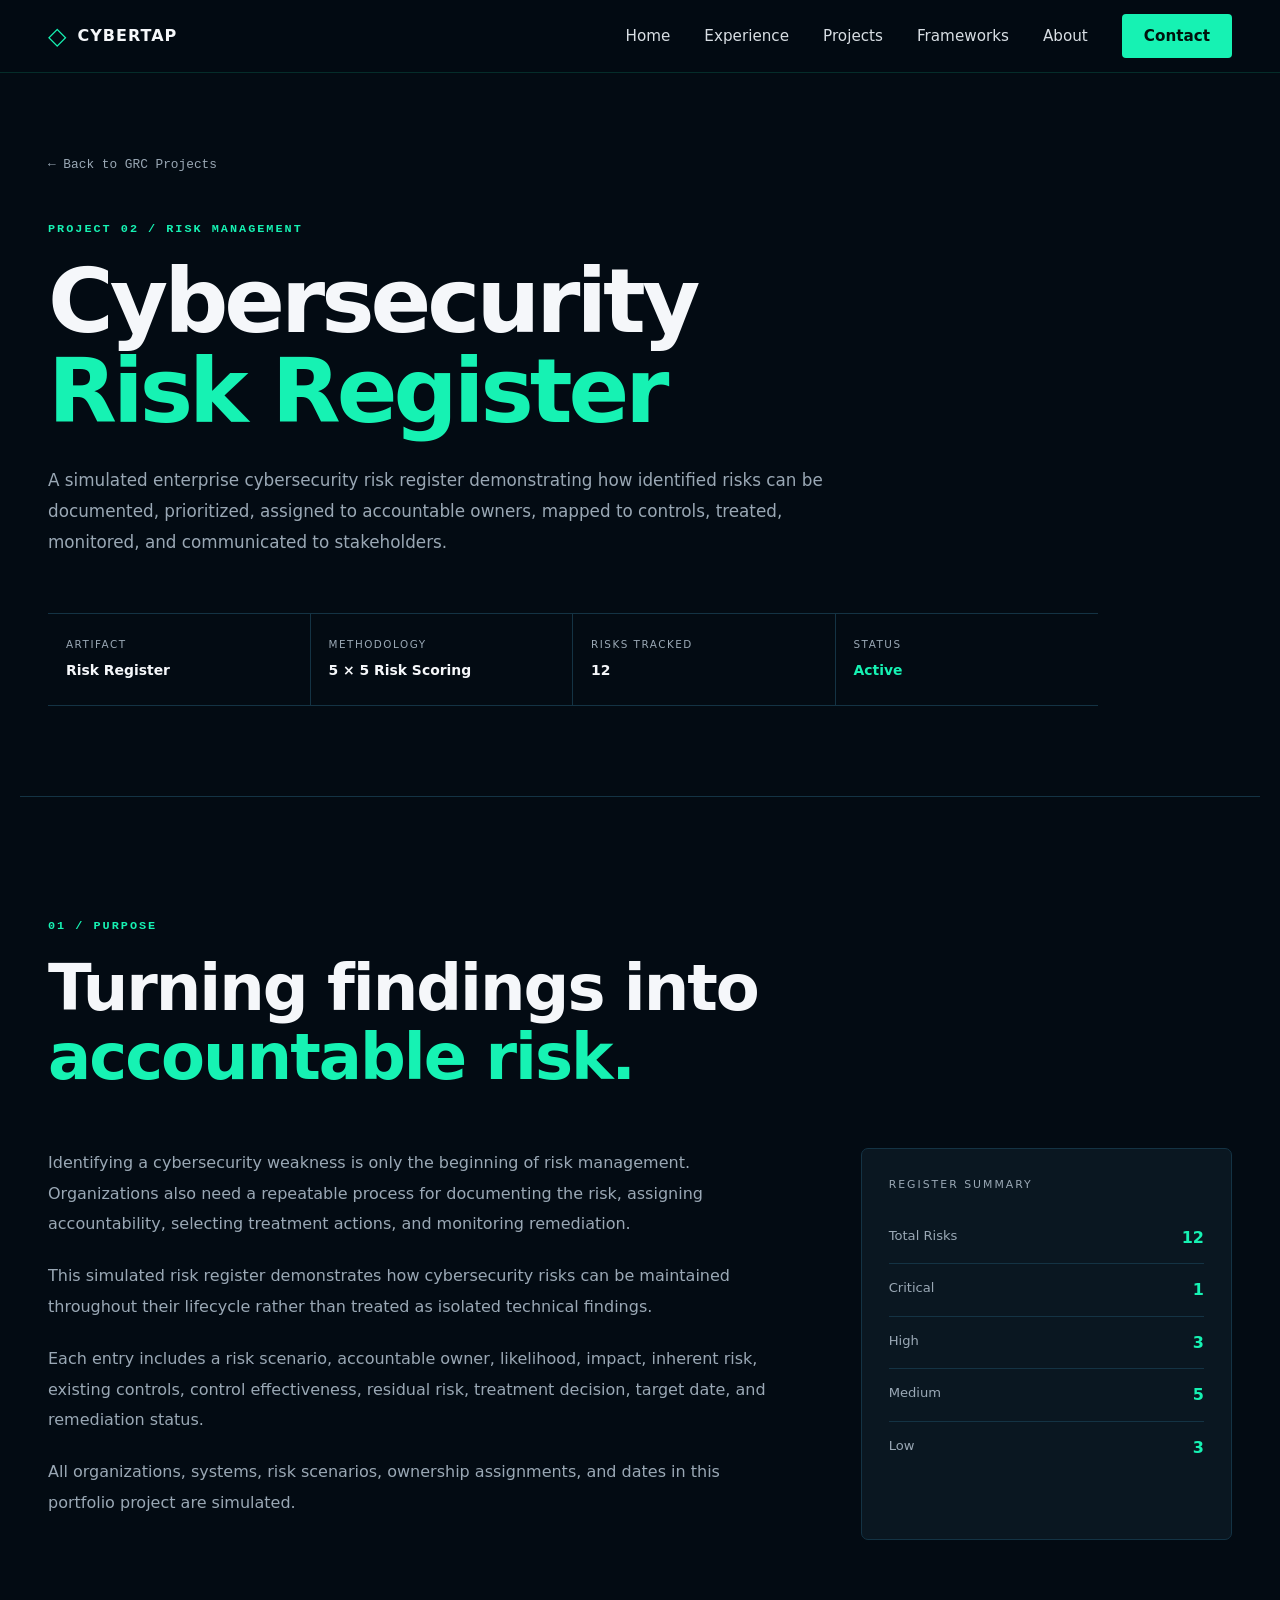
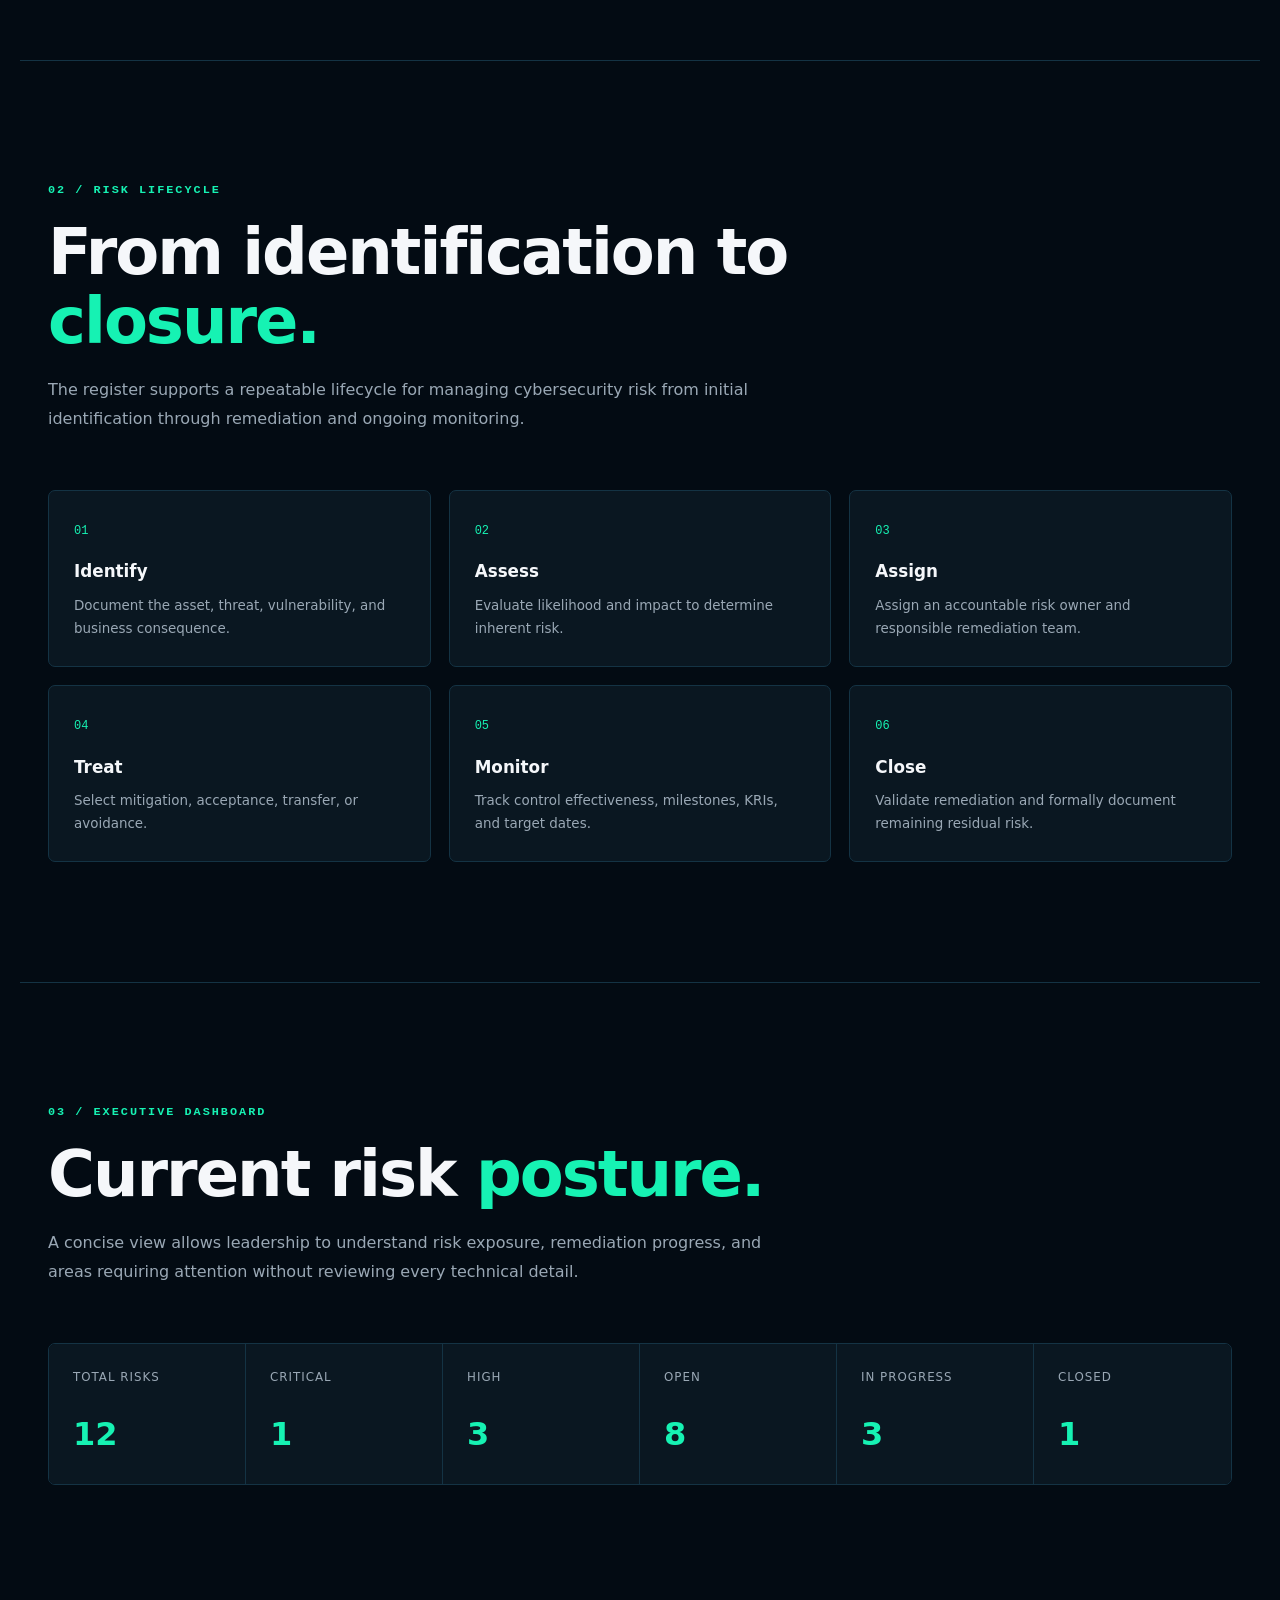
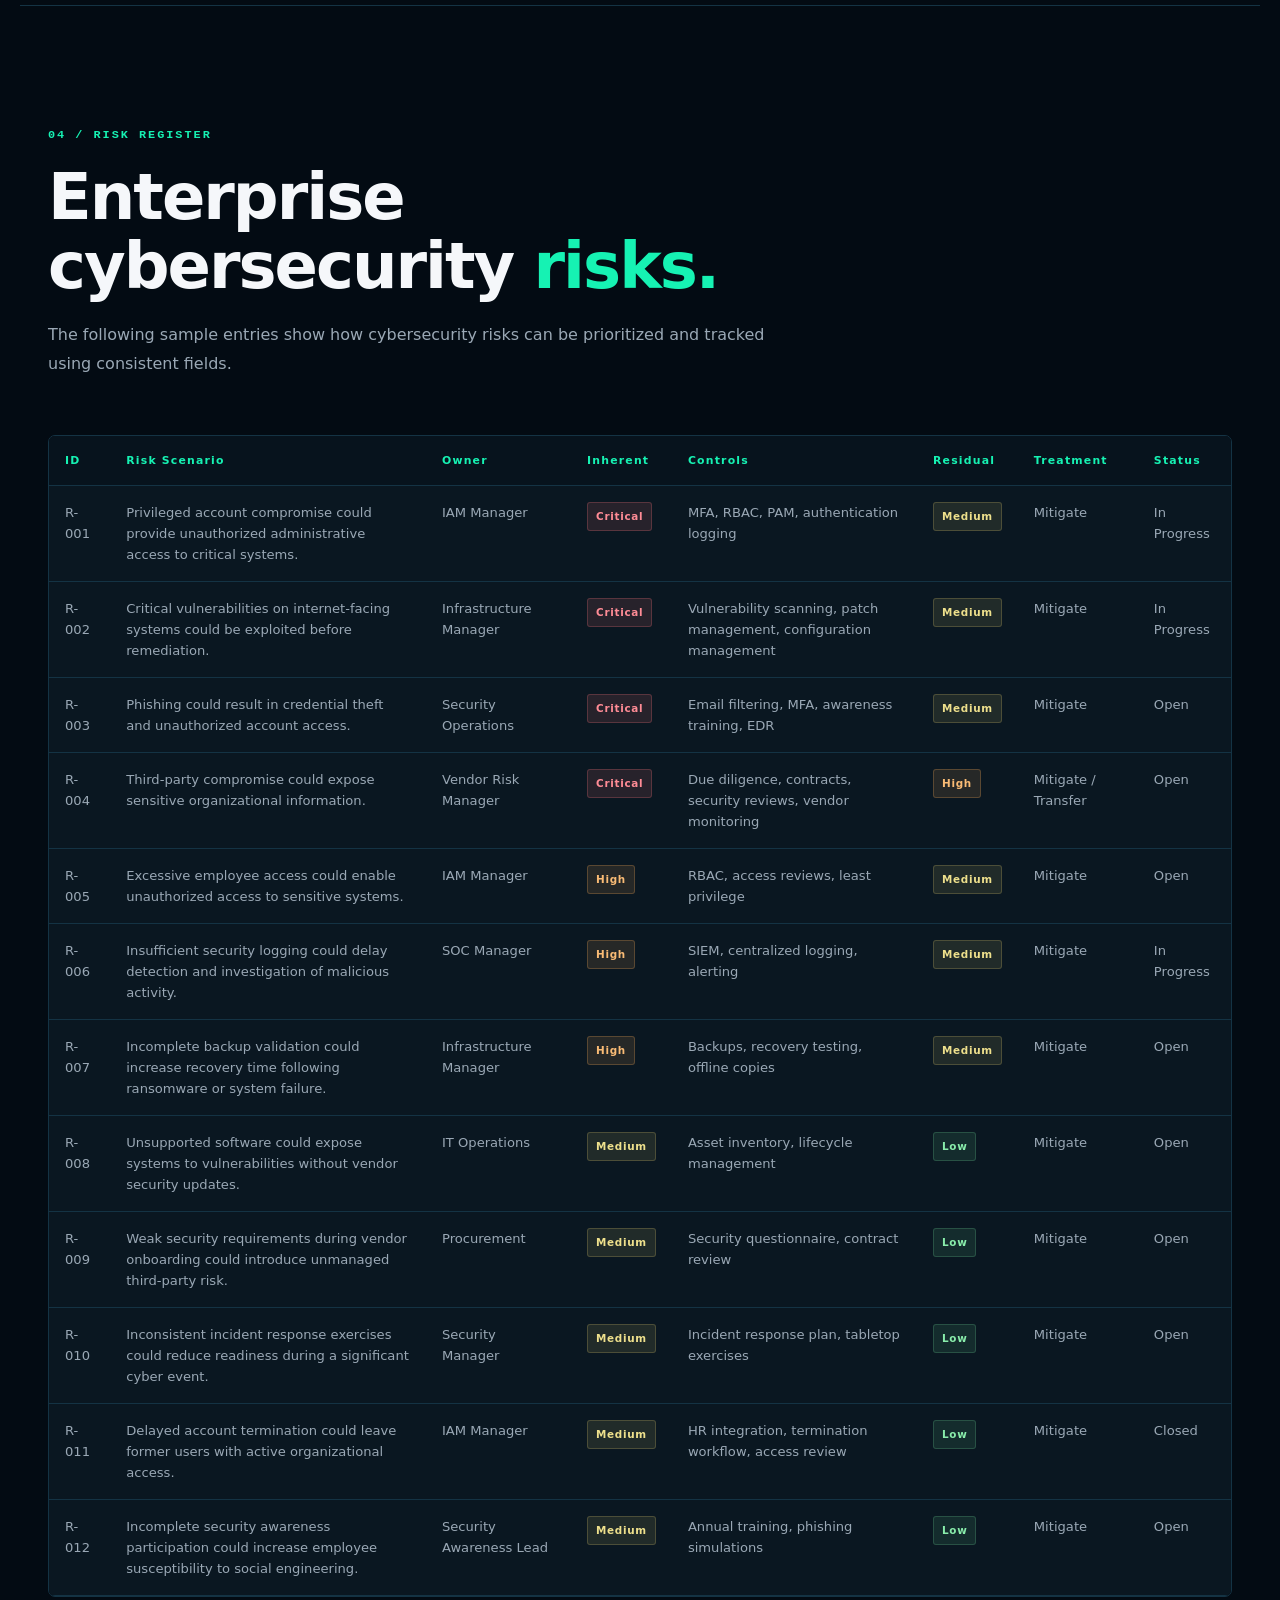
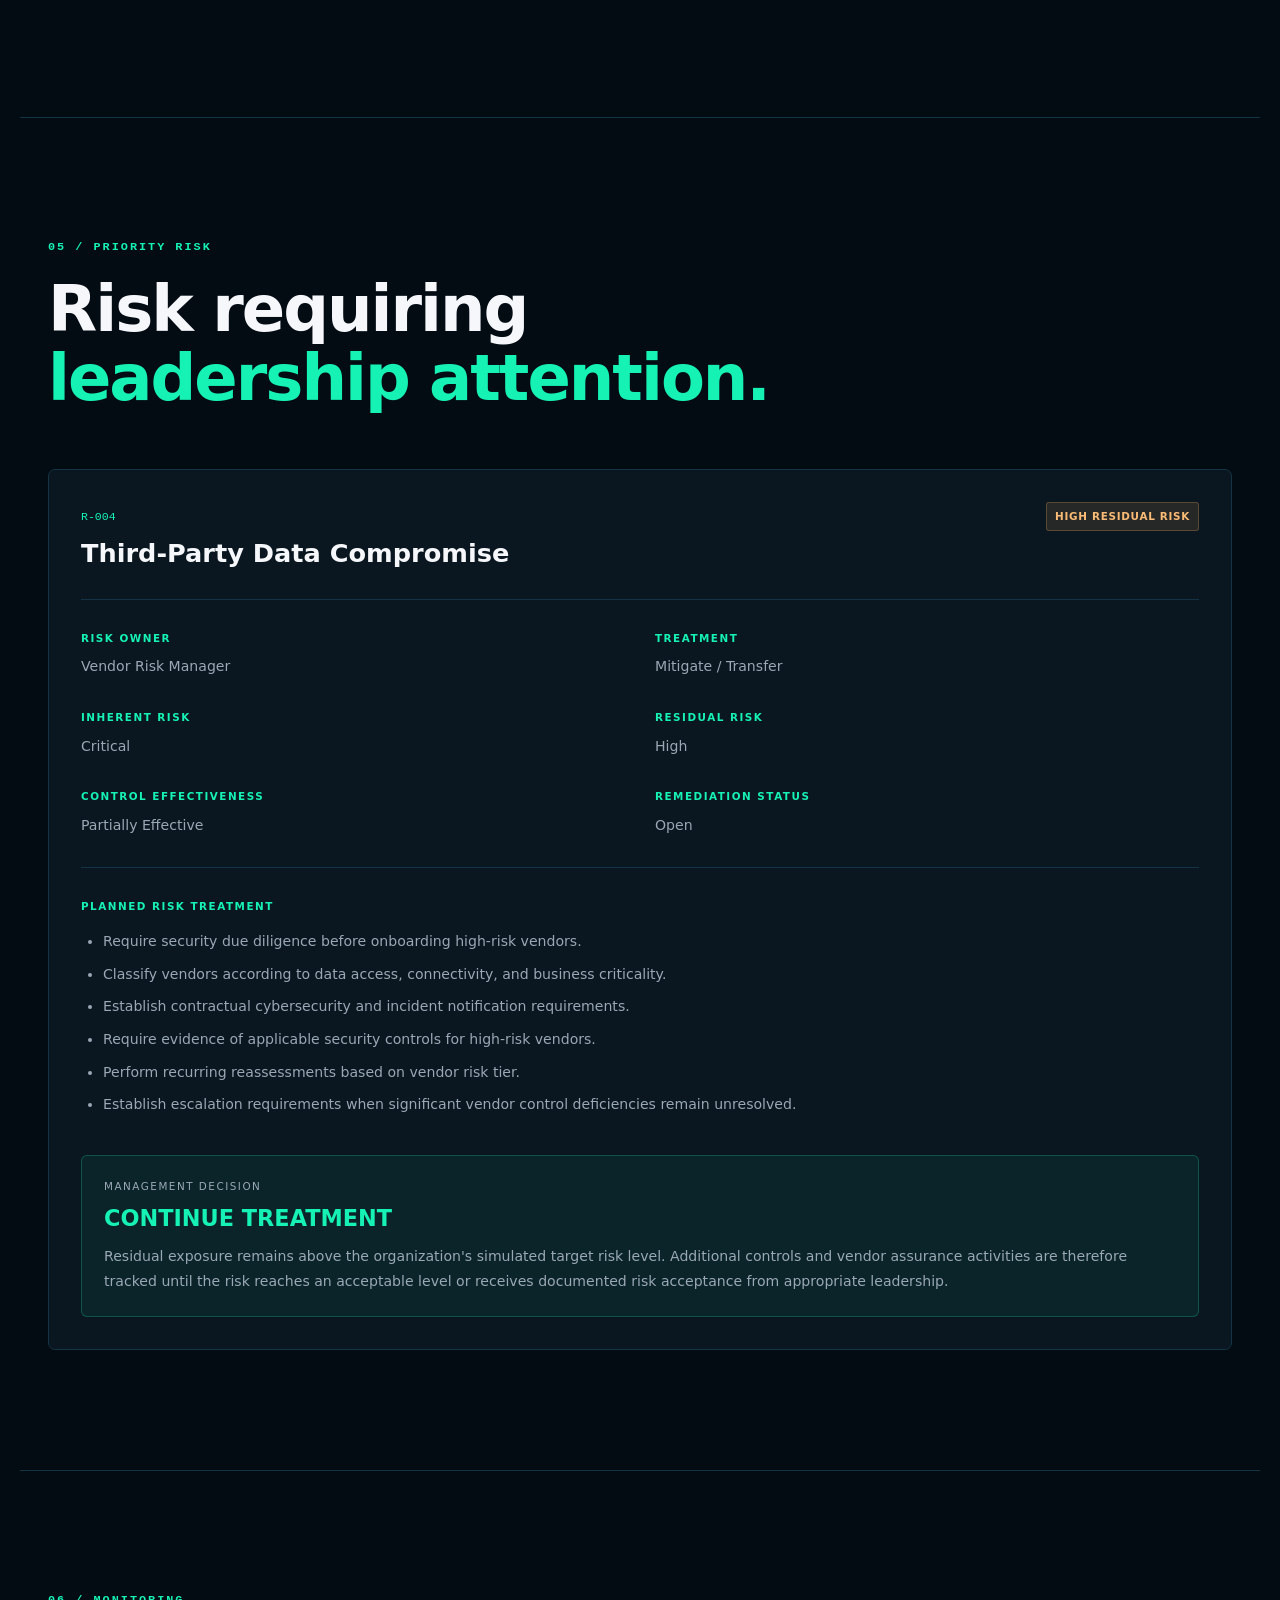
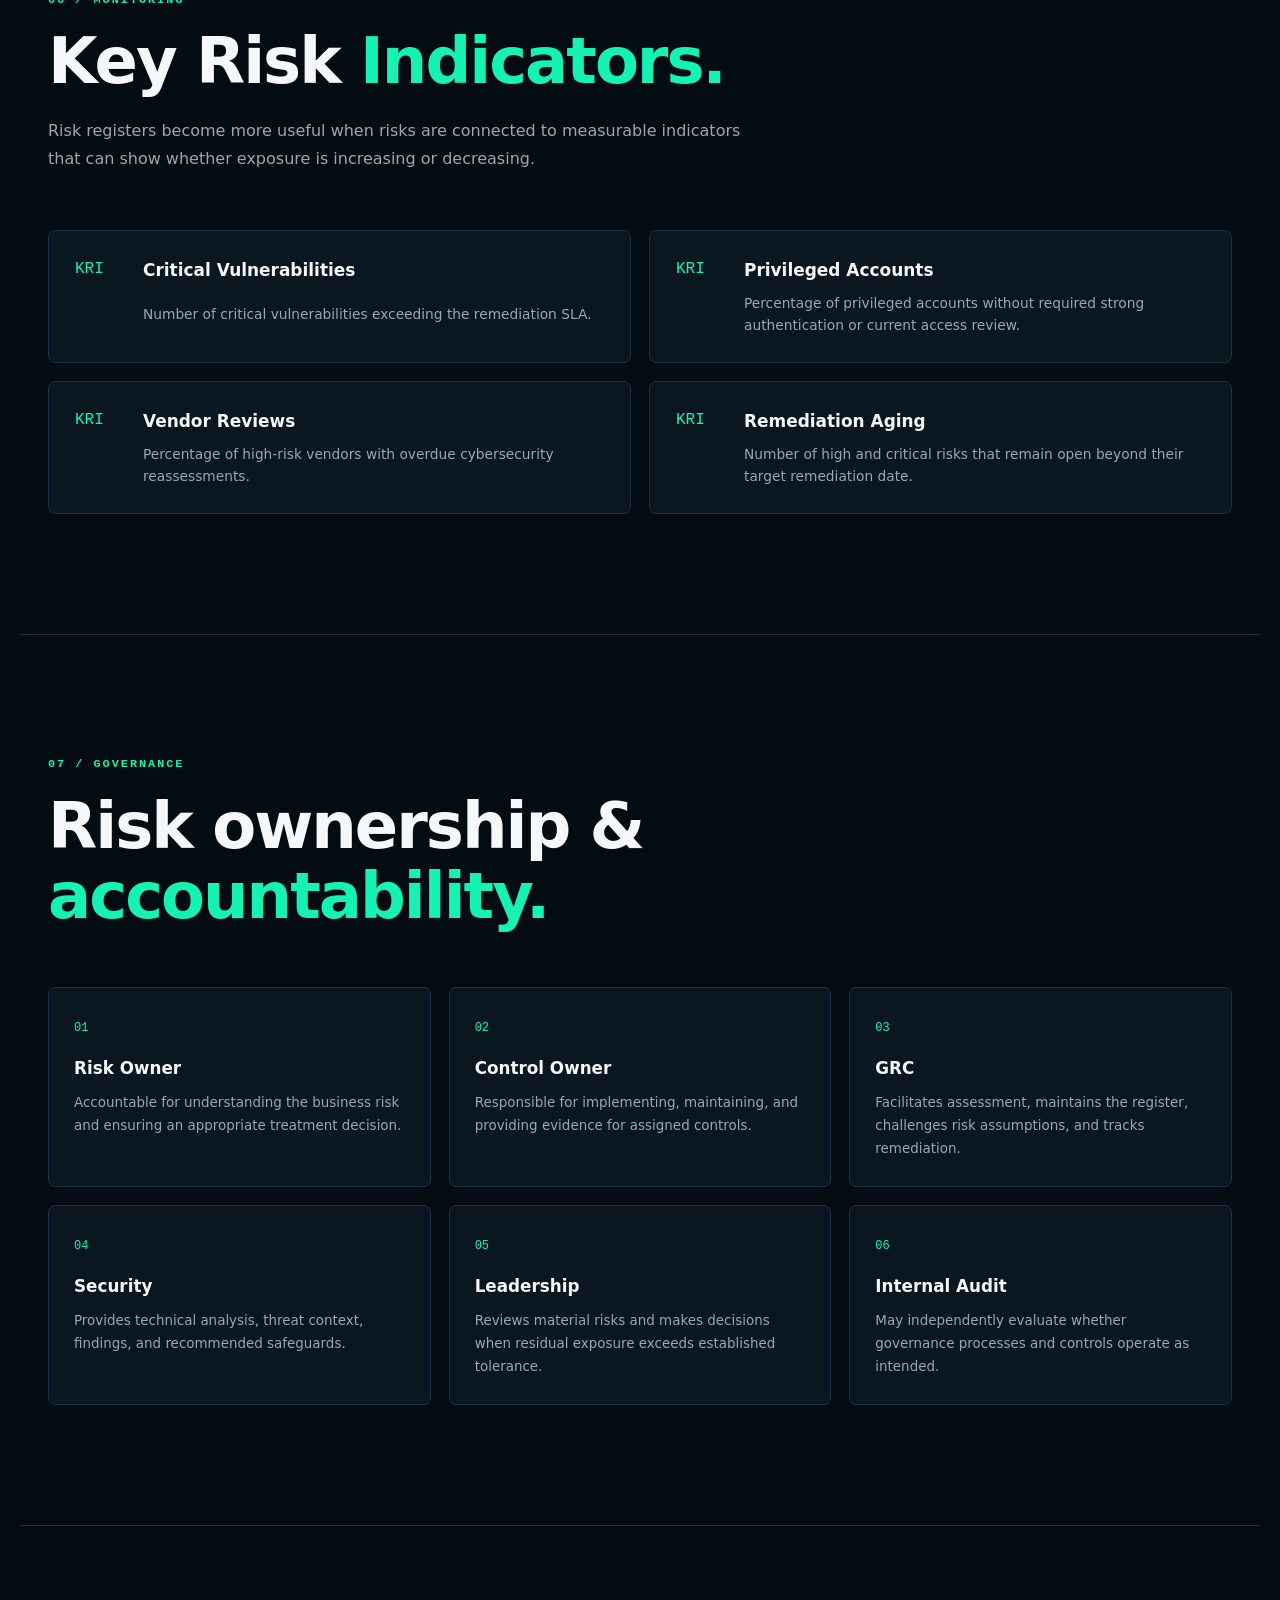
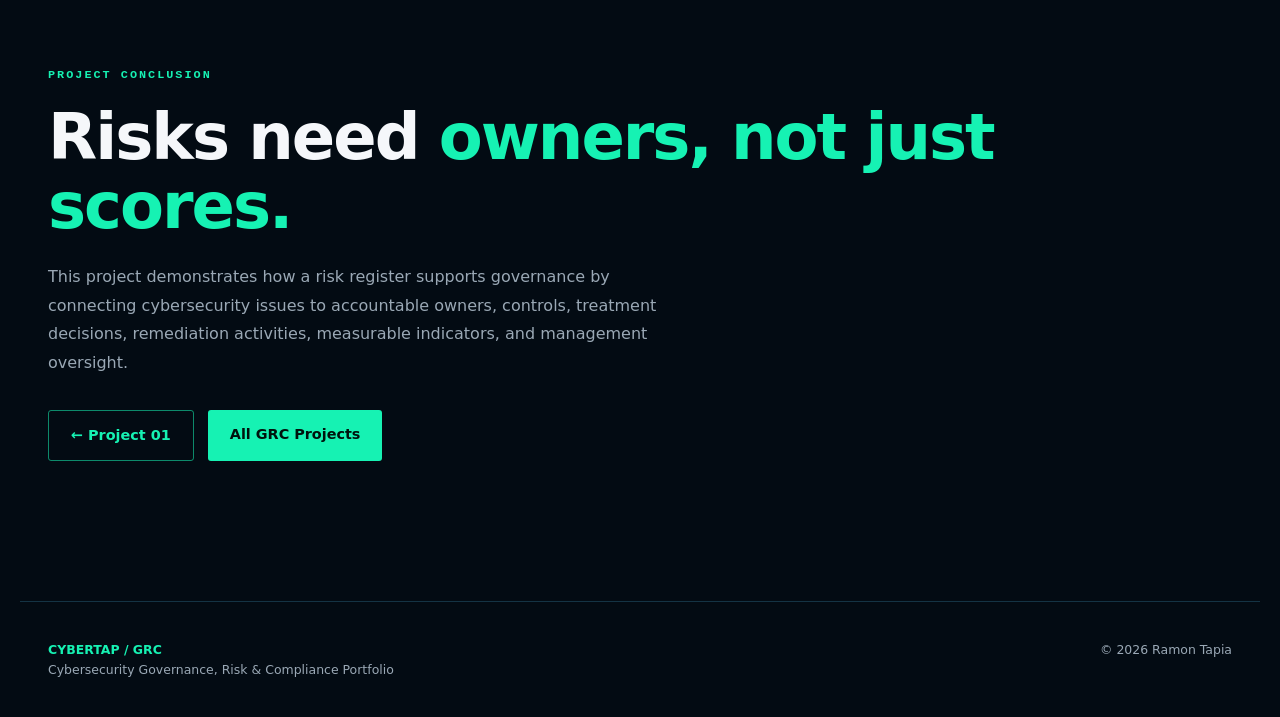
<file: risk-register.html>
<!DOCTYPE html>
<html lang="en">

<head>

    <meta charset="UTF-8">

    <meta
        name="viewport"
        content="width=device-width, initial-scale=1.0"
    >

    <meta
        name="description"
        content="Cybersecurity Risk Register - Ramon Tapia GRC Portfolio"
    >

    <title>
        Cybersecurity Risk Register | Ramon Tapia
    </title>

    <link
        rel="stylesheet"
        href="styles.css"
    >

</head>


<body>


    <!-- ==================================================
         NAVIGATION
    =================================================== -->

    <header class="site-header">

        <div class="nav-container">

            <a
                href="index.html"
                class="brand"
            >

                <span class="shield">
                    ◇
                </span>

                <span>
                    CYBERTAP
                </span>

            </a>


            <nav class="desktop-nav">

                <a href="index.html">
                    Home
                </a>

                <a href="index.html#experience">
                    Experience
                </a>

                <a href="index.html#projects">
                    Projects
                </a>

                <a href="index.html#frameworks">
                    Frameworks
                </a>

                <a href="index.html#about">
                    About
                </a>

                <a
                    href="index.html#contact"
                    class="nav-contact"
                >
                    Contact
                </a>

            </nav>


            <button
                class="menu-toggle"
                aria-label="Open navigation"
                aria-expanded="false"
            >
                ☰
            </button>

        </div>


        <div class="mobile-nav">

            <a href="index.html">
                Home
            </a>

            <a href="index.html#experience">
                Experience
            </a>

            <a href="index.html#projects">
                Projects
            </a>

            <a href="index.html#frameworks">
                Frameworks
            </a>

            <a href="index.html#about">
                About
            </a>

            <a href="index.html#contact">
                Contact
            </a>

        </div>

    </header>


    <main>


        <!-- ==================================================
             HERO
        =================================================== -->

        <section class="project-page-hero">

            <div class="project-page-container">

                <a
                    href="index.html#projects"
                    class="back-link"
                >
                    ← Back to GRC Projects
                </a>


                <p class="section-number">
                    PROJECT 02 / RISK MANAGEMENT
                </p>


                <h1>

                    Cybersecurity

                    <span>
                        Risk Register
                    </span>

                </h1>


                <p class="project-page-intro">

                    A simulated enterprise cybersecurity risk
                    register demonstrating how identified risks
                    can be documented, prioritized, assigned to
                    accountable owners, mapped to controls,
                    treated, monitored, and communicated to
                    stakeholders.

                </p>


                <div class="project-meta">

                    <div>

                        <span>
                            ARTIFACT
                        </span>

                        <strong>
                            Risk Register
                        </strong>

                    </div>


                    <div>

                        <span>
                            METHODOLOGY
                        </span>

                        <strong>
                            5 × 5 Risk Scoring
                        </strong>

                    </div>


                    <div>

                        <span>
                            RISKS TRACKED
                        </span>

                        <strong>
                            12
                        </strong>

                    </div>


                    <div>

                        <span>
                            STATUS
                        </span>

                        <strong class="green-text">
                            Active
                        </strong>

                    </div>

                </div>

            </div>

        </section>


        <!-- ==================================================
             PURPOSE
        =================================================== -->

        <section class="section">

            <div class="section-heading">

                <p class="section-number">
                    01 / PURPOSE
                </p>

                <h2>

                    Turning findings into

                    <span>
                        accountable risk.
                    </span>

                </h2>

            </div>


            <div class="project-content-grid">

                <div class="project-main-content">

                    <p>
                        Identifying a cybersecurity weakness is only
                        the beginning of risk management. Organizations
                        also need a repeatable process for documenting
                        the risk, assigning accountability, selecting
                        treatment actions, and monitoring remediation.
                    </p>

                    <p>
                        This simulated risk register demonstrates how
                        cybersecurity risks can be maintained throughout
                        their lifecycle rather than treated as isolated
                        technical findings.
                    </p>

                    <p>
                        Each entry includes a risk scenario, accountable
                        owner, likelihood, impact, inherent risk,
                        existing controls, control effectiveness,
                        residual risk, treatment decision, target date,
                        and remediation status.
                    </p>

                    <p>
                        All organizations, systems, risk scenarios,
                        ownership assignments, and dates in this
                        portfolio project are simulated.
                    </p>

                </div>


                <aside class="assessment-summary">

                    <p class="panel-heading">
                        REGISTER SUMMARY
                    </p>

                    <div>
                        <span>Total Risks</span>
                        <strong>12</strong>
                    </div>

                    <div>
                        <span>Critical</span>
                        <strong>1</strong>
                    </div>

                    <div>
                        <span>High</span>
                        <strong>3</strong>
                    </div>

                    <div>
                        <span>Medium</span>
                        <strong>5</strong>
                    </div>

                    <div>
                        <span>Low</span>
                        <strong>3</strong>
                    </div>

                </aside>

            </div>

        </section>


        <!-- ==================================================
             RISK LIFECYCLE
        =================================================== -->

        <section class="section">

            <div class="section-heading">

                <p class="section-number">
                    02 / RISK LIFECYCLE
                </p>

                <h2>

                    From identification to

                    <span>
                        closure.
                    </span>

                </h2>

                <p class="section-description">

                    The register supports a repeatable lifecycle
                    for managing cybersecurity risk from initial
                    identification through remediation and
                    ongoing monitoring.

                </p>

            </div>


            <div class="method-grid">

                <article class="method-card">

                    <span>01</span>

                    <h3>
                        Identify
                    </h3>

                    <p>
                        Document the asset, threat,
                        vulnerability, and business
                        consequence.
                    </p>

                </article>


                <article class="method-card">

                    <span>02</span>

                    <h3>
                        Assess
                    </h3>

                    <p>
                        Evaluate likelihood and impact
                        to determine inherent risk.
                    </p>

                </article>


                <article class="method-card">

                    <span>03</span>

                    <h3>
                        Assign
                    </h3>

                    <p>
                        Assign an accountable risk owner
                        and responsible remediation team.
                    </p>

                </article>


                <article class="method-card">

                    <span>04</span>

                    <h3>
                        Treat
                    </h3>

                    <p>
                        Select mitigation, acceptance,
                        transfer, or avoidance.
                    </p>

                </article>


                <article class="method-card">

                    <span>05</span>

                    <h3>
                        Monitor
                    </h3>

                    <p>
                        Track control effectiveness,
                        milestones, KRIs, and target dates.
                    </p>

                </article>


                <article class="method-card">

                    <span>06</span>

                    <h3>
                        Close
                    </h3>

                    <p>
                        Validate remediation and formally
                        document remaining residual risk.
                    </p>

                </article>

            </div>

        </section>


        <!-- ==================================================
             EXECUTIVE DASHBOARD
        =================================================== -->

        <section class="section">

            <div class="section-heading">

                <p class="section-number">
                    03 / EXECUTIVE DASHBOARD
                </p>

                <h2>

                    Current risk

                    <span>
                        posture.
                    </span>

                </h2>

                <p class="section-description">

                    A concise view allows leadership to understand
                    risk exposure, remediation progress, and areas
                    requiring attention without reviewing every
                    technical detail.

                </p>

            </div>


            <div class="risk-dashboard">

                <div class="risk-stat">
                    <span>Total Risks</span>
                    <strong>12</strong>
                </div>

                <div class="risk-stat">
                    <span>Critical</span>
                    <strong>1</strong>
                </div>

                <div class="risk-stat">
                    <span>High</span>
                    <strong>3</strong>
                </div>

                <div class="risk-stat">
                    <span>Open</span>
                    <strong>8</strong>
                </div>

                <div class="risk-stat">
                    <span>In Progress</span>
                    <strong>3</strong>
                </div>

                <div class="risk-stat">
                    <span>Closed</span>
                    <strong>1</strong>
                </div>

            </div>

        </section>


        <!-- ==================================================
             RISK REGISTER
        =================================================== -->

        <section class="section">

            <div class="section-heading">

                <p class="section-number">
                    04 / RISK REGISTER
                </p>

                <h2>

                    Enterprise cybersecurity

                    <span>
                        risks.
                    </span>

                </h2>

                <p class="section-description">

                    The following sample entries show how
                    cybersecurity risks can be prioritized
                    and tracked using consistent fields.

                </p>

            </div>


            <div class="table-wrapper">

                <table class="risk-table">

                    <thead>

                        <tr>

                            <th>ID</th>

                            <th>Risk Scenario</th>

                            <th>Owner</th>

                            <th>Inherent</th>

                            <th>Controls</th>

                            <th>Residual</th>

                            <th>Treatment</th>

                            <th>Status</th>

                        </tr>

                    </thead>


                    <tbody>

                        <tr>

                            <td>R-001</td>

                            <td>
                                Privileged account compromise
                                could provide unauthorized
                                administrative access to
                                critical systems.
                            </td>

                            <td>
                                IAM Manager
                            </td>

                            <td>
                                <span class="risk-badge critical-badge">
                                    Critical
                                </span>
                            </td>

                            <td>
                                MFA, RBAC, PAM,
                                authentication logging
                            </td>

                            <td>
                                <span class="risk-badge medium-badge">
                                    Medium
                                </span>
                            </td>

                            <td>
                                Mitigate
                            </td>

                            <td>
                                In Progress
                            </td>

                        </tr>


                        <tr>

                            <td>R-002</td>

                            <td>
                                Critical vulnerabilities on
                                internet-facing systems could
                                be exploited before remediation.
                            </td>

                            <td>
                                Infrastructure Manager
                            </td>

                            <td>
                                <span class="risk-badge critical-badge">
                                    Critical
                                </span>
                            </td>

                            <td>
                                Vulnerability scanning,
                                patch management,
                                configuration management
                            </td>

                            <td>
                                <span class="risk-badge medium-badge">
                                    Medium
                                </span>
                            </td>

                            <td>
                                Mitigate
                            </td>

                            <td>
                                In Progress
                            </td>

                        </tr>


                        <tr>

                            <td>R-003</td>

                            <td>
                                Phishing could result in
                                credential theft and
                                unauthorized account access.
                            </td>

                            <td>
                                Security Operations
                            </td>

                            <td>
                                <span class="risk-badge critical-badge">
                                    Critical
                                </span>
                            </td>

                            <td>
                                Email filtering, MFA,
                                awareness training, EDR
                            </td>

                            <td>
                                <span class="risk-badge medium-badge">
                                    Medium
                                </span>
                            </td>

                            <td>
                                Mitigate
                            </td>

                            <td>
                                Open
                            </td>

                        </tr>


                        <tr>

                            <td>R-004</td>

                            <td>
                                Third-party compromise could
                                expose sensitive organizational
                                information.
                            </td>

                            <td>
                                Vendor Risk Manager
                            </td>

                            <td>
                                <span class="risk-badge critical-badge">
                                    Critical
                                </span>
                            </td>

                            <td>
                                Due diligence, contracts,
                                security reviews,
                                vendor monitoring
                            </td>

                            <td>
                                <span class="risk-badge high-badge">
                                    High
                                </span>
                            </td>

                            <td>
                                Mitigate / Transfer
                            </td>

                            <td>
                                Open
                            </td>

                        </tr>


                        <tr>

                            <td>R-005</td>

                            <td>
                                Excessive employee access
                                could enable unauthorized
                                access to sensitive systems.
                            </td>

                            <td>
                                IAM Manager
                            </td>

                            <td>
                                <span class="risk-badge high-badge">
                                    High
                                </span>
                            </td>

                            <td>
                                RBAC, access reviews,
                                least privilege
                            </td>

                            <td>
                                <span class="risk-badge medium-badge">
                                    Medium
                                </span>
                            </td>

                            <td>
                                Mitigate
                            </td>

                            <td>
                                Open
                            </td>

                        </tr>


                        <tr>

                            <td>R-006</td>

                            <td>
                                Insufficient security logging
                                could delay detection and
                                investigation of malicious
                                activity.
                            </td>

                            <td>
                                SOC Manager
                            </td>

                            <td>
                                <span class="risk-badge high-badge">
                                    High
                                </span>
                            </td>

                            <td>
                                SIEM, centralized logging,
                                alerting
                            </td>

                            <td>
                                <span class="risk-badge medium-badge">
                                    Medium
                                </span>
                            </td>

                            <td>
                                Mitigate
                            </td>

                            <td>
                                In Progress
                            </td>

                        </tr>


                        <tr>

                            <td>R-007</td>

                            <td>
                                Incomplete backup validation
                                could increase recovery time
                                following ransomware or
                                system failure.
                            </td>

                            <td>
                                Infrastructure Manager
                            </td>

                            <td>
                                <span class="risk-badge high-badge">
                                    High
                                </span>
                            </td>

                            <td>
                                Backups, recovery testing,
                                offline copies
                            </td>

                            <td>
                                <span class="risk-badge medium-badge">
                                    Medium
                                </span>
                            </td>

                            <td>
                                Mitigate
                            </td>

                            <td>
                                Open
                            </td>

                        </tr>


                        <tr>

                            <td>R-008</td>

                            <td>
                                Unsupported software could
                                expose systems to vulnerabilities
                                without vendor security updates.
                            </td>

                            <td>
                                IT Operations
                            </td>

                            <td>
                                <span class="risk-badge medium-badge">
                                    Medium
                                </span>
                            </td>

                            <td>
                                Asset inventory,
                                lifecycle management
                            </td>

                            <td>
                                <span class="risk-badge low-badge">
                                    Low
                                </span>
                            </td>

                            <td>
                                Mitigate
                            </td>

                            <td>
                                Open
                            </td>

                        </tr>


                        <tr>

                            <td>R-009</td>

                            <td>
                                Weak security requirements
                                during vendor onboarding could
                                introduce unmanaged third-party
                                risk.
                            </td>

                            <td>
                                Procurement
                            </td>

                            <td>
                                <span class="risk-badge medium-badge">
                                    Medium
                                </span>
                            </td>

                            <td>
                                Security questionnaire,
                                contract review
                            </td>

                            <td>
                                <span class="risk-badge low-badge">
                                    Low
                                </span>
                            </td>

                            <td>
                                Mitigate
                            </td>

                            <td>
                                Open
                            </td>

                        </tr>


                        <tr>

                            <td>R-010</td>

                            <td>
                                Inconsistent incident response
                                exercises could reduce readiness
                                during a significant cyber event.
                            </td>

                            <td>
                                Security Manager
                            </td>

                            <td>
                                <span class="risk-badge medium-badge">
                                    Medium
                                </span>
                            </td>

                            <td>
                                Incident response plan,
                                tabletop exercises
                            </td>

                            <td>
                                <span class="risk-badge low-badge">
                                    Low
                                </span>
                            </td>

                            <td>
                                Mitigate
                            </td>

                            <td>
                                Open
                            </td>

                        </tr>


                        <tr>

                            <td>R-011</td>

                            <td>
                                Delayed account termination
                                could leave former users with
                                active organizational access.
                            </td>

                            <td>
                                IAM Manager
                            </td>

                            <td>
                                <span class="risk-badge medium-badge">
                                    Medium
                                </span>
                            </td>

                            <td>
                                HR integration,
                                termination workflow,
                                access review
                            </td>

                            <td>
                                <span class="risk-badge low-badge">
                                    Low
                                </span>
                            </td>

                            <td>
                                Mitigate
                            </td>

                            <td>
                                Closed
                            </td>

                        </tr>


                        <tr>

                            <td>R-012</td>

                            <td>
                                Incomplete security awareness
                                participation could increase
                                employee susceptibility to
                                social engineering.
                            </td>

                            <td>
                                Security Awareness Lead
                            </td>

                            <td>
                                <span class="risk-badge medium-badge">
                                    Medium
                                </span>
                            </td>

                            <td>
                                Annual training,
                                phishing simulations
                            </td>

                            <td>
                                <span class="risk-badge low-badge">
                                    Low
                                </span>
                            </td>

                            <td>
                                Mitigate
                            </td>

                            <td>
                                Open
                            </td>

                        </tr>

                    </tbody>

                </table>

            </div>

        </section>


        <!-- ==================================================
             PRIORITY RISK
        =================================================== -->

        <section class="section">

            <div class="section-heading">

                <p class="section-number">
                    05 / PRIORITY RISK
                </p>

                <h2>

                    Risk requiring

                    <span>
                        leadership attention.
                    </span>

                </h2>

            </div>


            <div class="finding-card">

                <div class="finding-header">

                    <div>

                        <span>
                            R-004
                        </span>

                        <h3>
                            Third-Party Data Compromise
                        </h3>

                    </div>

                    <span class="risk-badge high-badge">
                        HIGH RESIDUAL RISK
                    </span>

                </div>


                <div class="finding-grid">

                    <div>

                        <span class="finding-label">
                            RISK OWNER
                        </span>

                        <p>
                            Vendor Risk Manager
                        </p>

                    </div>


                    <div>

                        <span class="finding-label">
                            TREATMENT
                        </span>

                        <p>
                            Mitigate / Transfer
                        </p>

                    </div>


                    <div>

                        <span class="finding-label">
                            INHERENT RISK
                        </span>

                        <p>
                            Critical
                        </p>

                    </div>


                    <div>

                        <span class="finding-label">
                            RESIDUAL RISK
                        </span>

                        <p>
                            High
                        </p>

                    </div>


                    <div>

                        <span class="finding-label">
                            CONTROL EFFECTIVENESS
                        </span>

                        <p>
                            Partially Effective
                        </p>

                    </div>


                    <div>

                        <span class="finding-label">
                            REMEDIATION STATUS
                        </span>

                        <p>
                            Open
                        </p>

                    </div>

                </div>


                <div class="control-section">

                    <span class="finding-label">
                        PLANNED RISK TREATMENT
                    </span>

                    <ul>

                        <li>
                            Require security due diligence
                            before onboarding high-risk vendors.
                        </li>

                        <li>
                            Classify vendors according to
                            data access, connectivity, and
                            business criticality.
                        </li>

                        <li>
                            Establish contractual cybersecurity
                            and incident notification requirements.
                        </li>

                        <li>
                            Require evidence of applicable
                            security controls for high-risk vendors.
                        </li>

                        <li>
                            Perform recurring reassessments
                            based on vendor risk tier.
                        </li>

                        <li>
                            Establish escalation requirements
                            when significant vendor control
                            deficiencies remain unresolved.
                        </li>

                    </ul>

                </div>


                <div class="residual-box">

                    <span>
                        MANAGEMENT DECISION
                    </span>

                    <strong>
                        CONTINUE TREATMENT
                    </strong>

                    <p>
                        Residual exposure remains above the
                        organization's simulated target risk
                        level. Additional controls and vendor
                        assurance activities are therefore
                        tracked until the risk reaches an
                        acceptable level or receives documented
                        risk acceptance from appropriate
                        leadership.
                    </p>

                </div>

            </div>

        </section>


        <!-- ==================================================
             KEY RISK INDICATORS
        =================================================== -->

        <section class="section">

            <div class="section-heading">

                <p class="section-number">
                    06 / MONITORING
                </p>

                <h2>

                    Key Risk

                    <span>
                        Indicators.
                    </span>

                </h2>

                <p class="section-description">

                    Risk registers become more useful when
                    risks are connected to measurable
                    indicators that can show whether exposure
                    is increasing or decreasing.

                </p>

            </div>


            <div class="framework-grid">

                <div class="framework-card">

                    <span>
                        KRI
                    </span>

                    <strong>
                        Critical Vulnerabilities
                    </strong>

                    <p>
                        Number of critical vulnerabilities
                        exceeding the remediation SLA.
                    </p>

                </div>


                <div class="framework-card">

                    <span>
                        KRI
                    </span>

                    <strong>
                        Privileged Accounts
                    </strong>

                    <p>
                        Percentage of privileged accounts
                        without required strong authentication
                        or current access review.
                    </p>

                </div>


                <div class="framework-card">

                    <span>
                        KRI
                    </span>

                    <strong>
                        Vendor Reviews
                    </strong>

                    <p>
                        Percentage of high-risk vendors
                        with overdue cybersecurity
                        reassessments.
                    </p>

                </div>


                <div class="framework-card">

                    <span>
                        KRI
                    </span>

                    <strong>
                        Remediation Aging
                    </strong>

                    <p>
                        Number of high and critical risks
                        that remain open beyond their
                        target remediation date.
                    </p>

                </div>

            </div>

        </section>


        <!-- ==================================================
             GOVERNANCE
        =================================================== -->

        <section class="section">

            <div class="section-heading">

                <p class="section-number">
                    07 / GOVERNANCE
                </p>

                <h2>

                    Risk ownership &

                    <span>
                        accountability.
                    </span>

                </h2>

            </div>


            <div class="method-grid">

                <article class="method-card">

                    <span>01</span>

                    <h3>
                        Risk Owner
                    </h3>

                    <p>
                        Accountable for understanding the
                        business risk and ensuring an
                        appropriate treatment decision.
                    </p>

                </article>


                <article class="method-card">

                    <span>02</span>

                    <h3>
                        Control Owner
                    </h3>

                    <p>
                        Responsible for implementing,
                        maintaining, and providing evidence
                        for assigned controls.
                    </p>

                </article>


                <article class="method-card">

                    <span>03</span>

                    <h3>
                        GRC
                    </h3>

                    <p>
                        Facilitates assessment, maintains
                        the register, challenges risk
                        assumptions, and tracks remediation.
                    </p>

                </article>


                <article class="method-card">

                    <span>04</span>

                    <h3>
                        Security
                    </h3>

                    <p>
                        Provides technical analysis,
                        threat context, findings,
                        and recommended safeguards.
                    </p>

                </article>


                <article class="method-card">

                    <span>05</span>

                    <h3>
                        Leadership
                    </h3>

                    <p>
                        Reviews material risks and makes
                        decisions when residual exposure
                        exceeds established tolerance.
                    </p>

                </article>


                <article class="method-card">

                    <span>06</span>

                    <h3>
                        Internal Audit
                    </h3>

                    <p>
                        May independently evaluate whether
                        governance processes and controls
                        operate as intended.
                    </p>

                </article>

            </div>

        </section>


        <!-- ==================================================
             CONCLUSION
        =================================================== -->

        <section class="contact-section">

            <p class="section-number">
                PROJECT CONCLUSION
            </p>


            <h2>

                Risks need

                <span>
                    owners, not just scores.
                </span>

            </h2>


            <p>
                This project demonstrates how a risk register
                supports governance by connecting cybersecurity
                issues to accountable owners, controls,
                treatment decisions, remediation activities,
                measurable indicators, and management oversight.
            </p>


            <div class="contact-actions">

                <a
                    href="risk-assessment.html"
                    class="btn btn-outline"
                >
                    ← Project 01
                </a>

                <a
                    href="index.html#projects"
                    class="btn btn-primary"
                >
                    All GRC Projects
                </a>

            </div>

        </section>


    </main>


    <footer>

        <div>

            <strong>
                CYBERTAP / GRC
            </strong>

            <p>
                Cybersecurity Governance,
                Risk & Compliance Portfolio
            </p>

        </div>

        <p>
            © 2026 Ramon Tapia
        </p>

    </footer>


    <script src="script.js"></script>

</body>

</html>
</file>
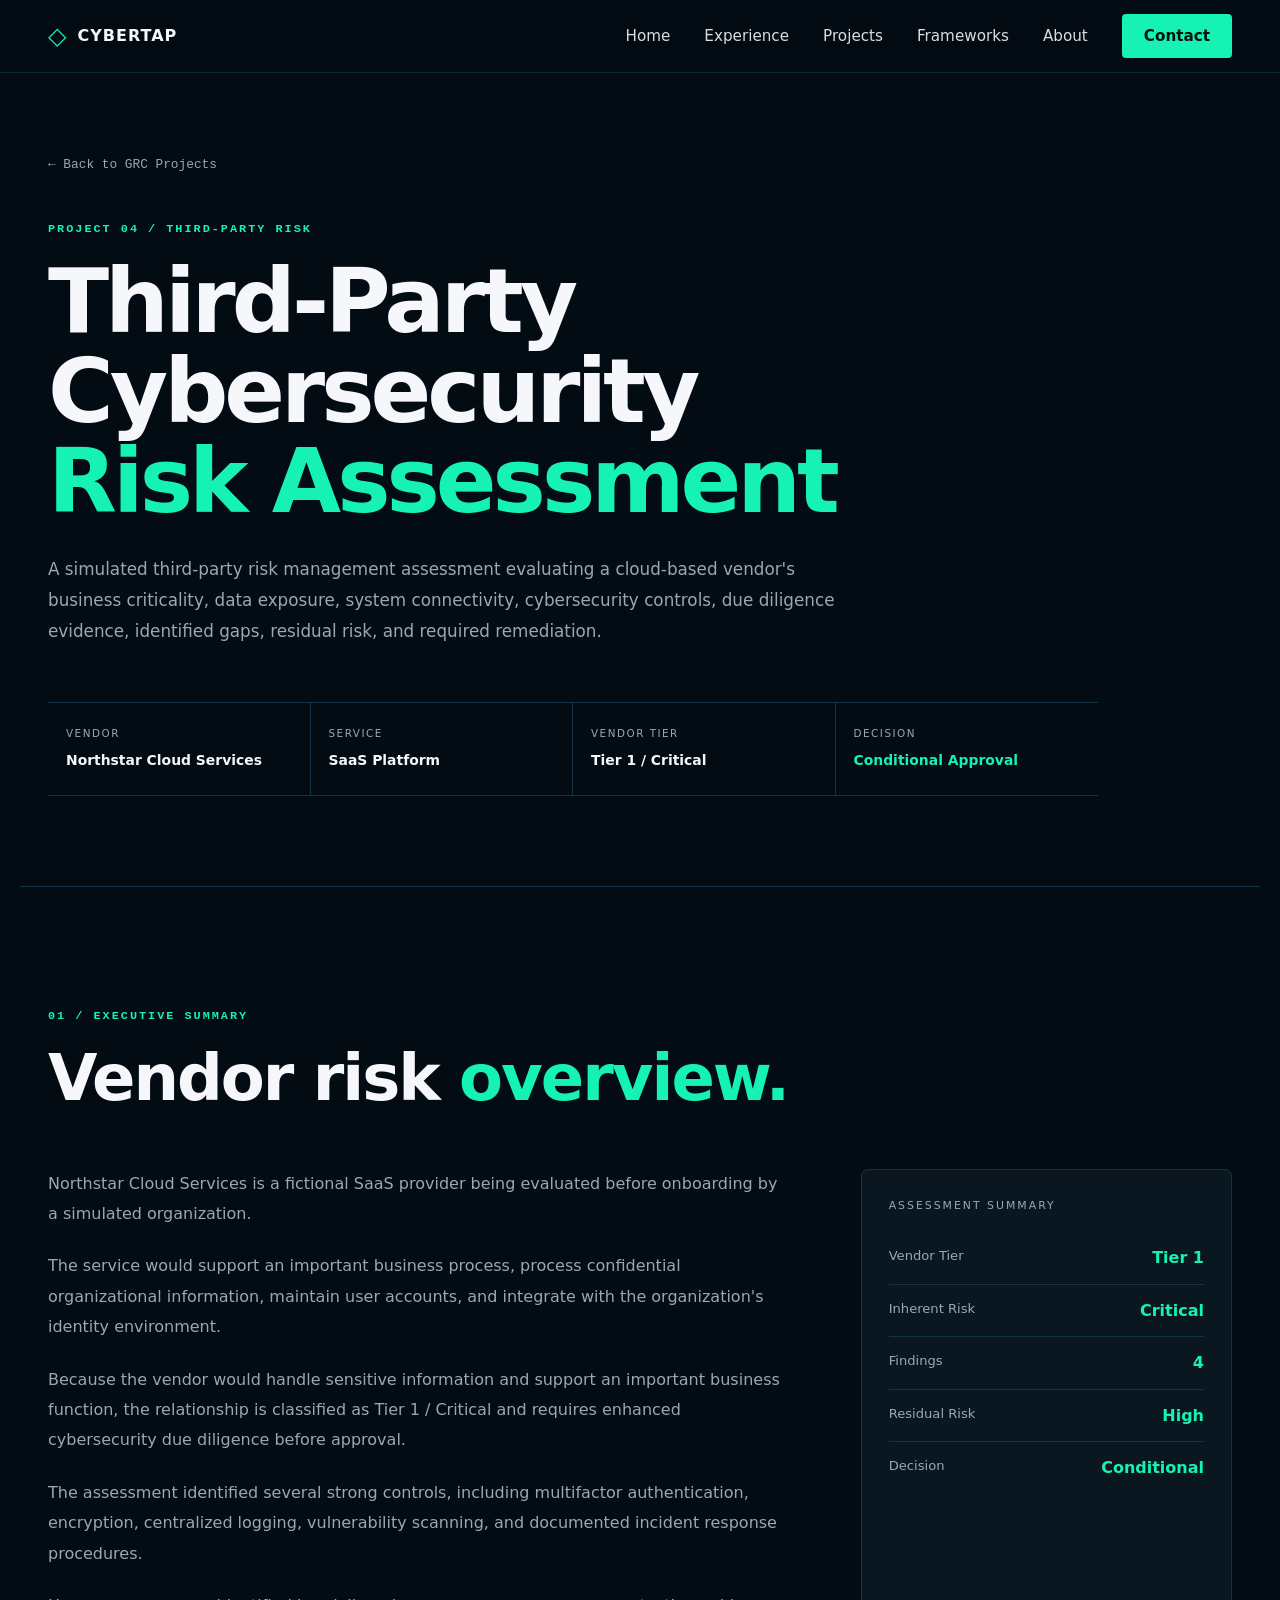
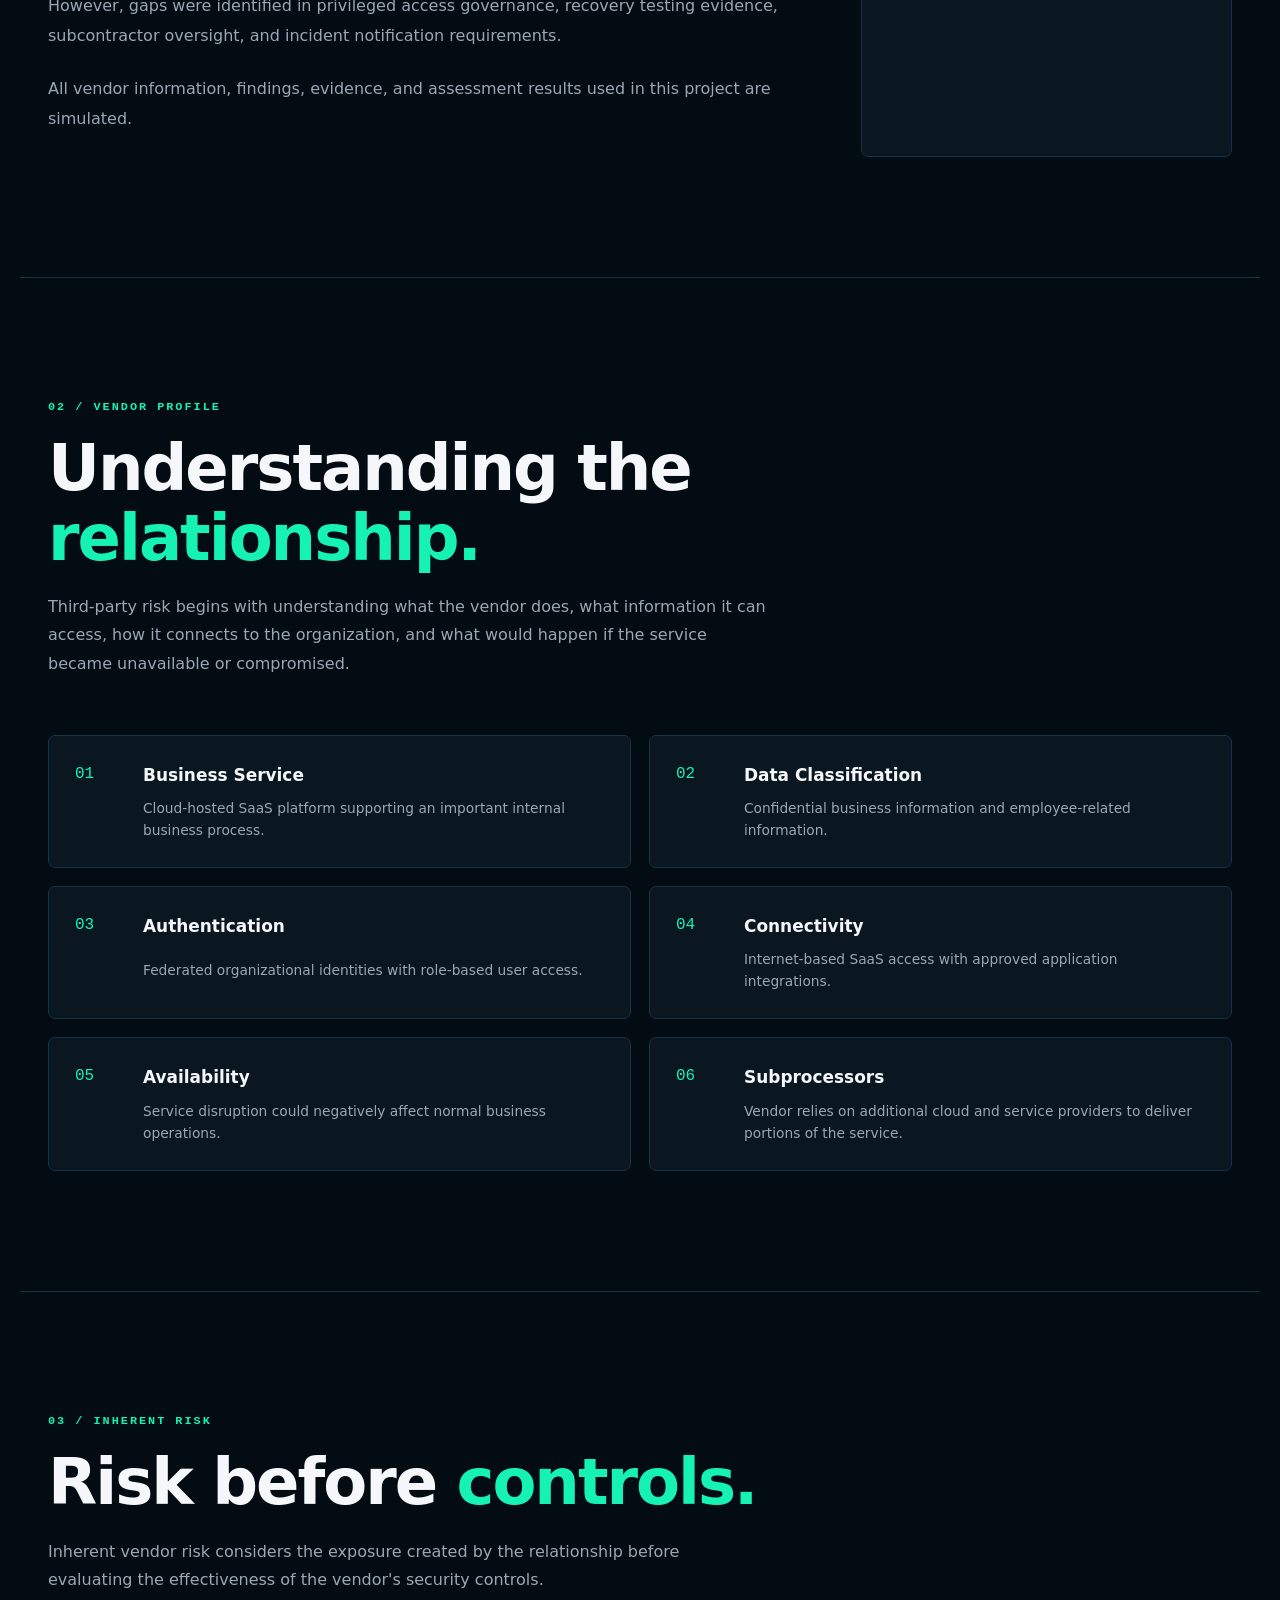
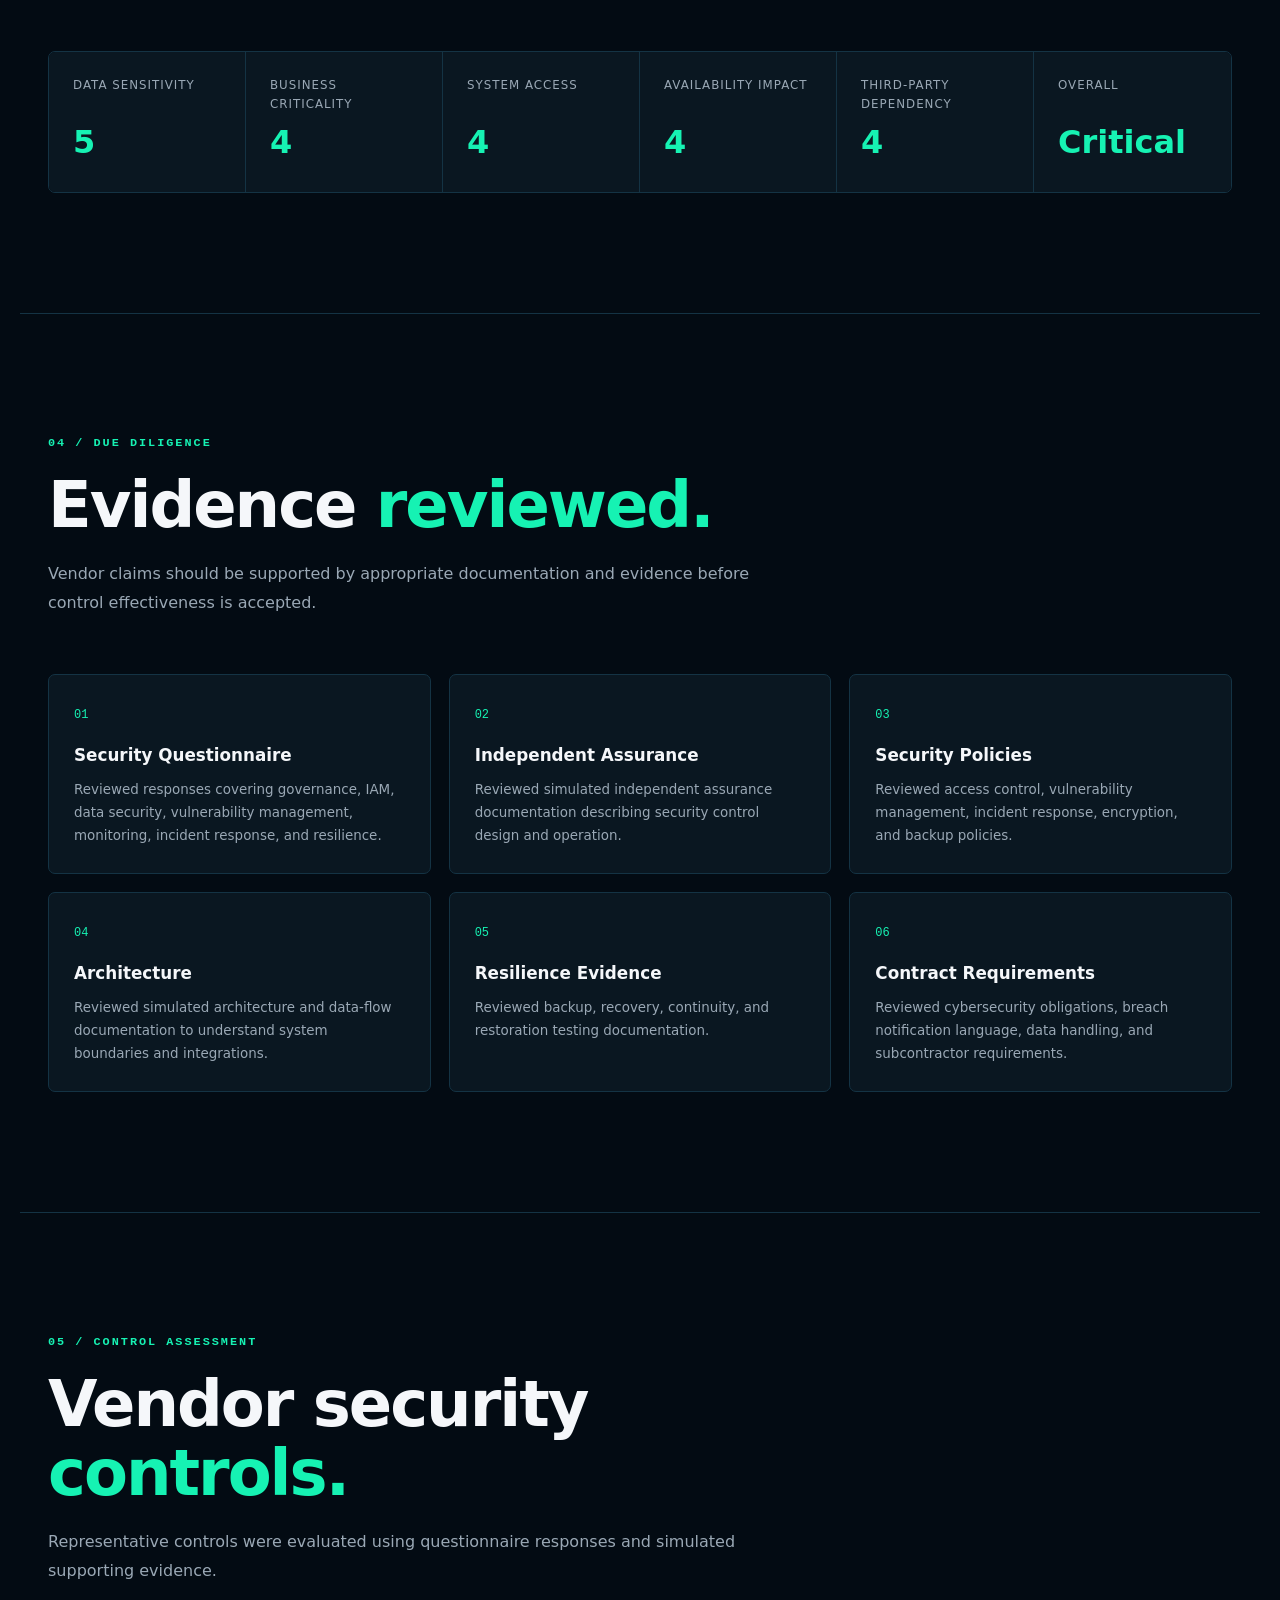
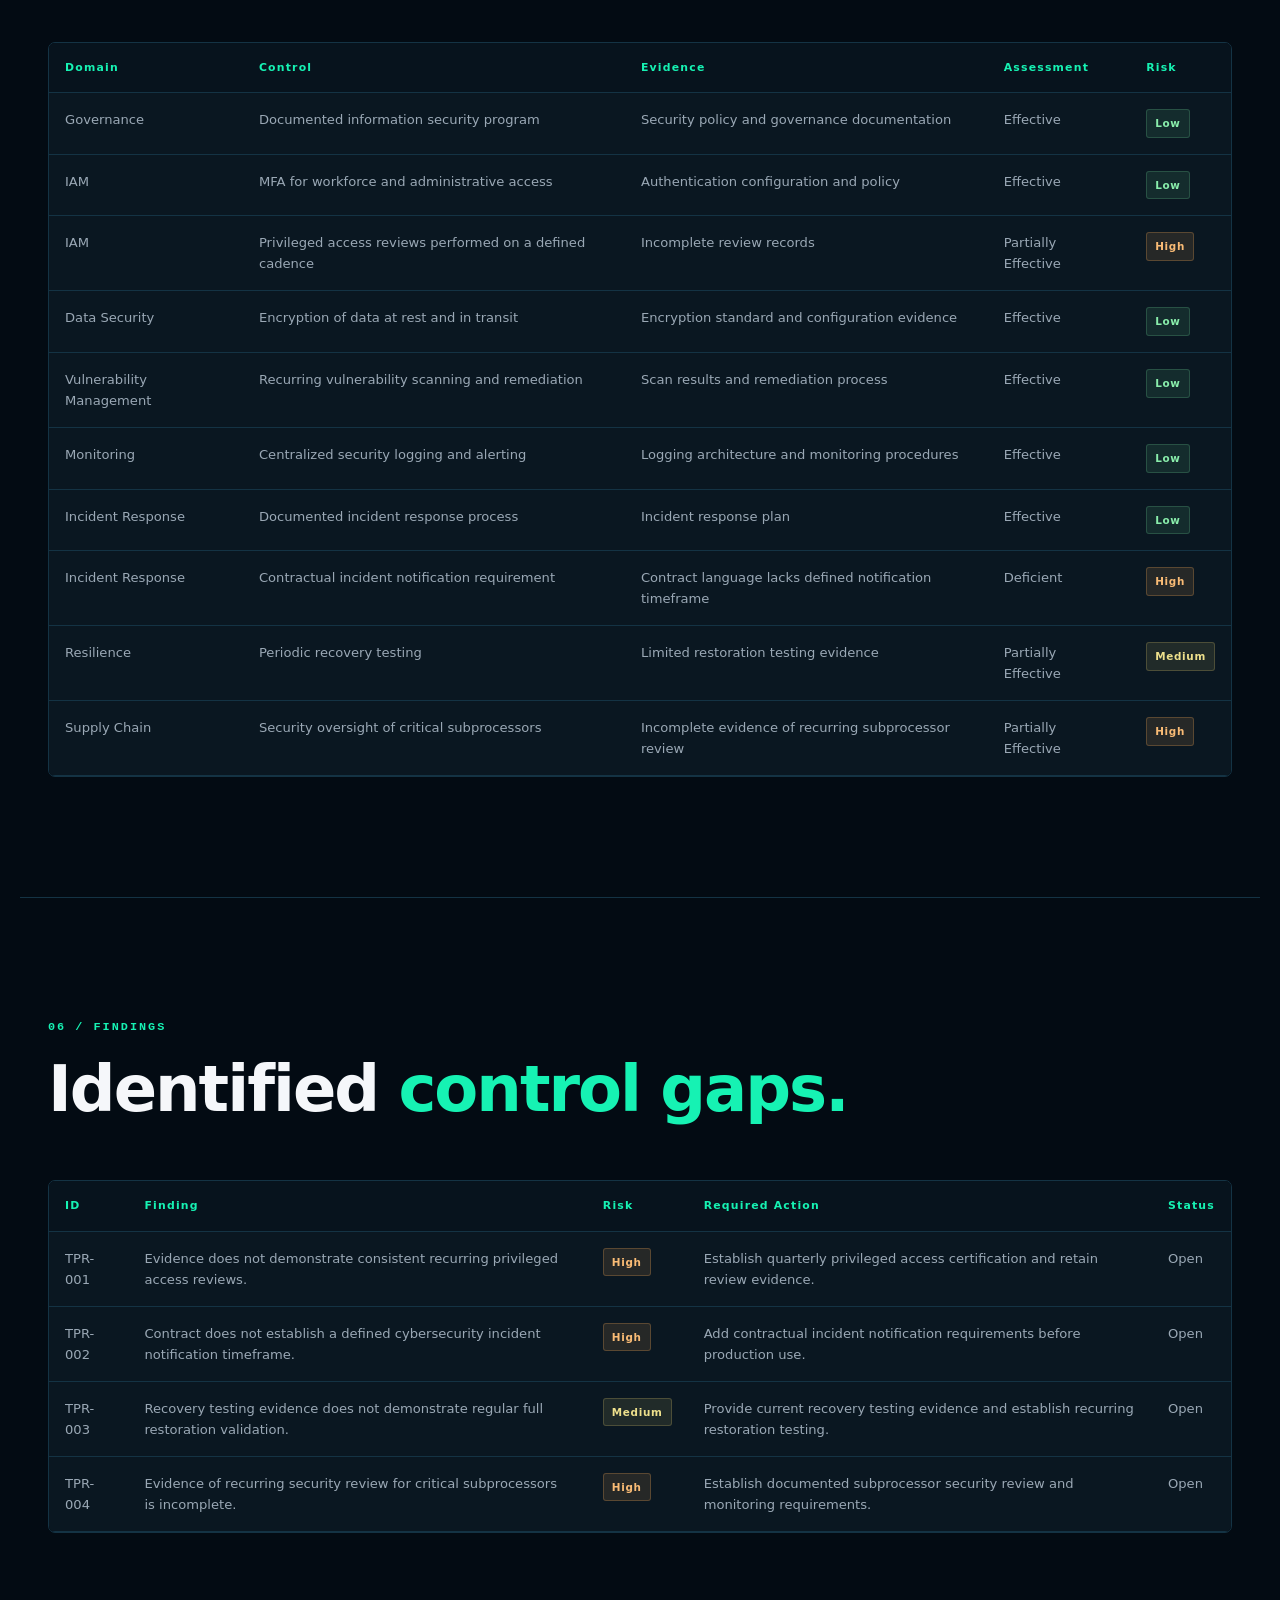
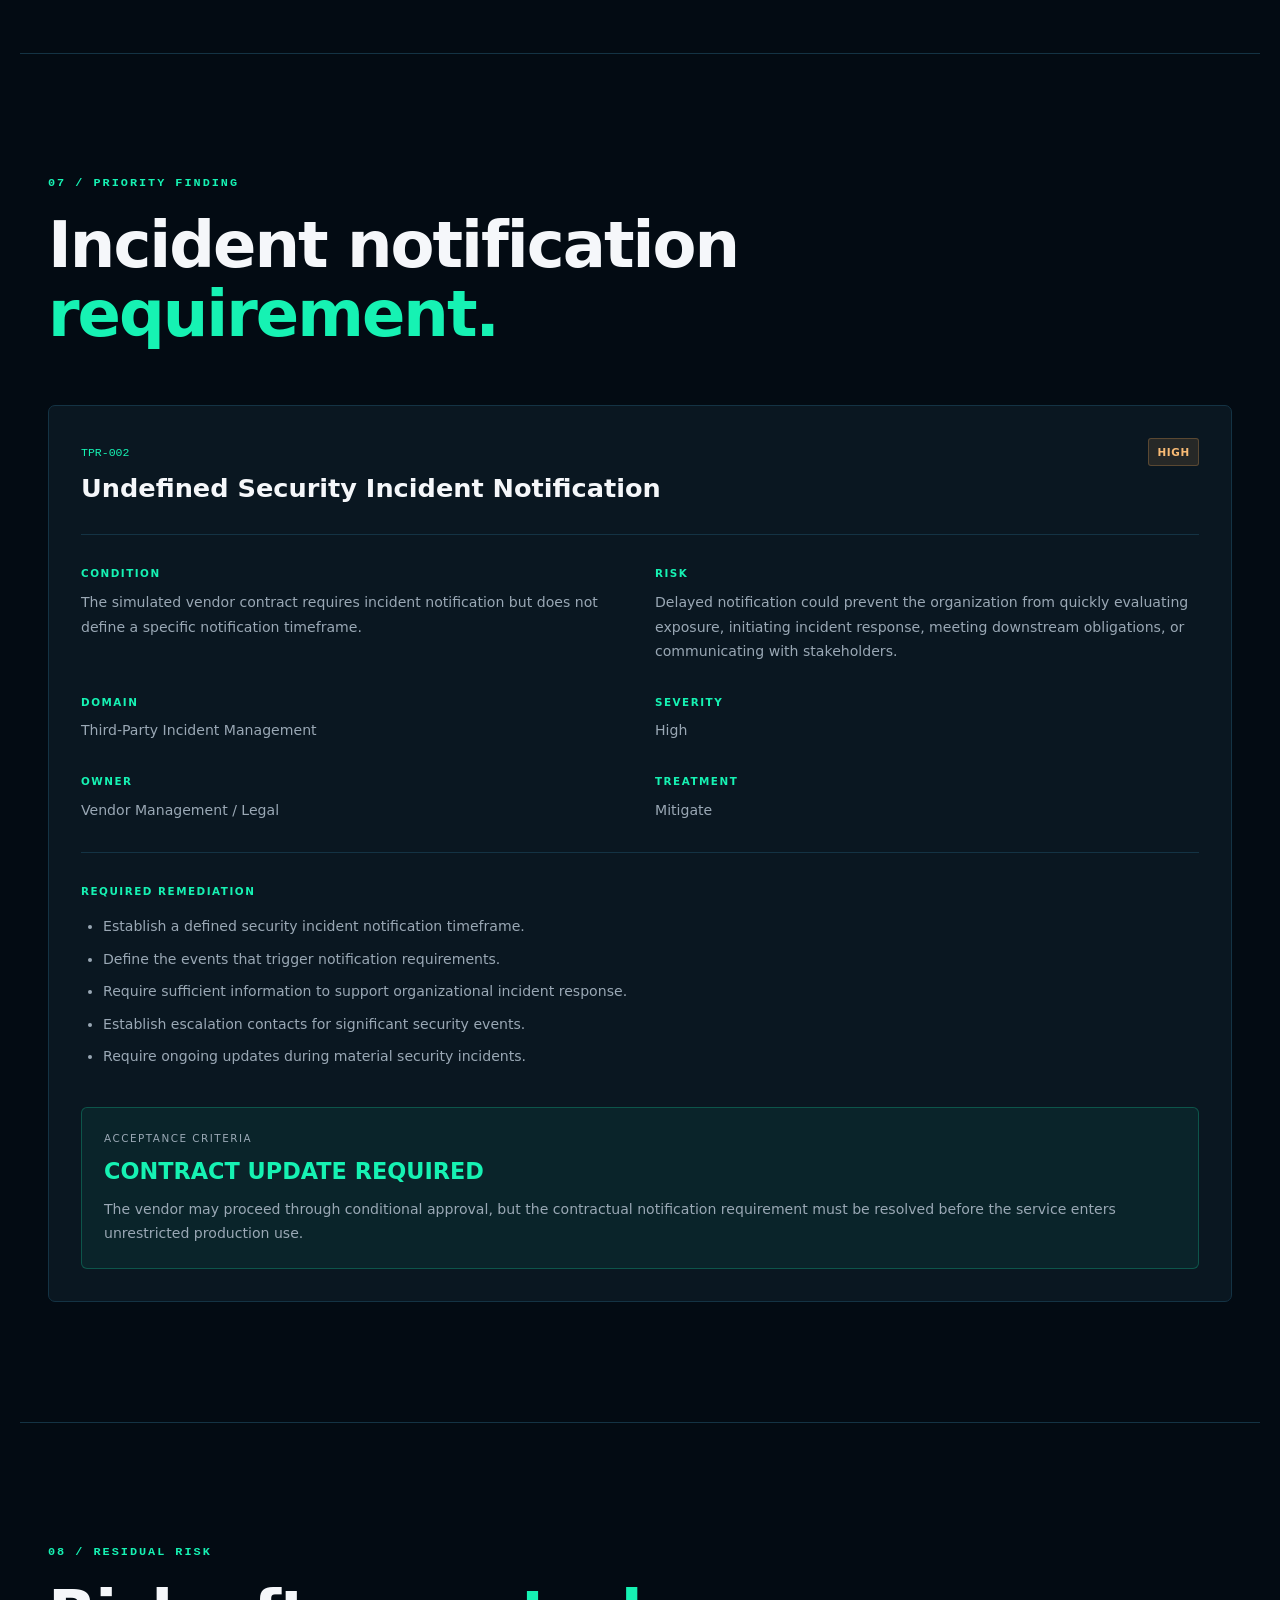
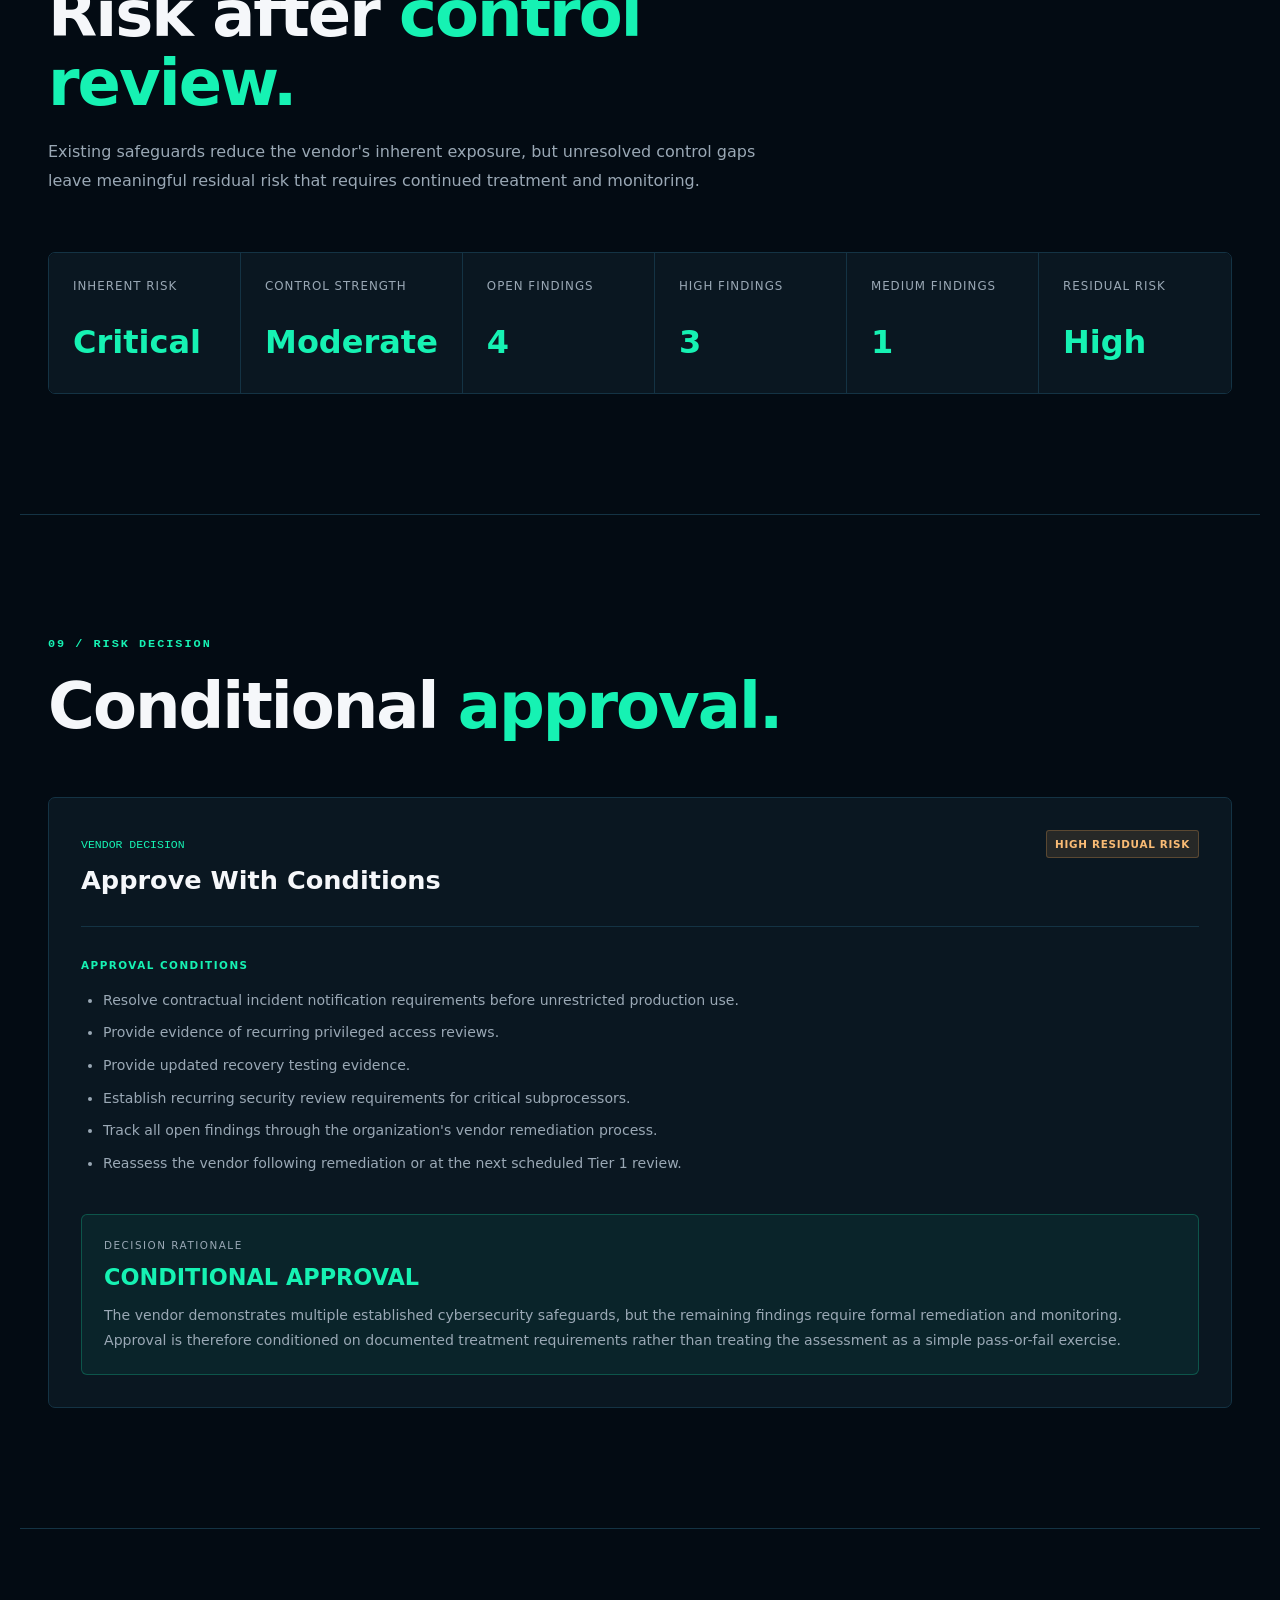
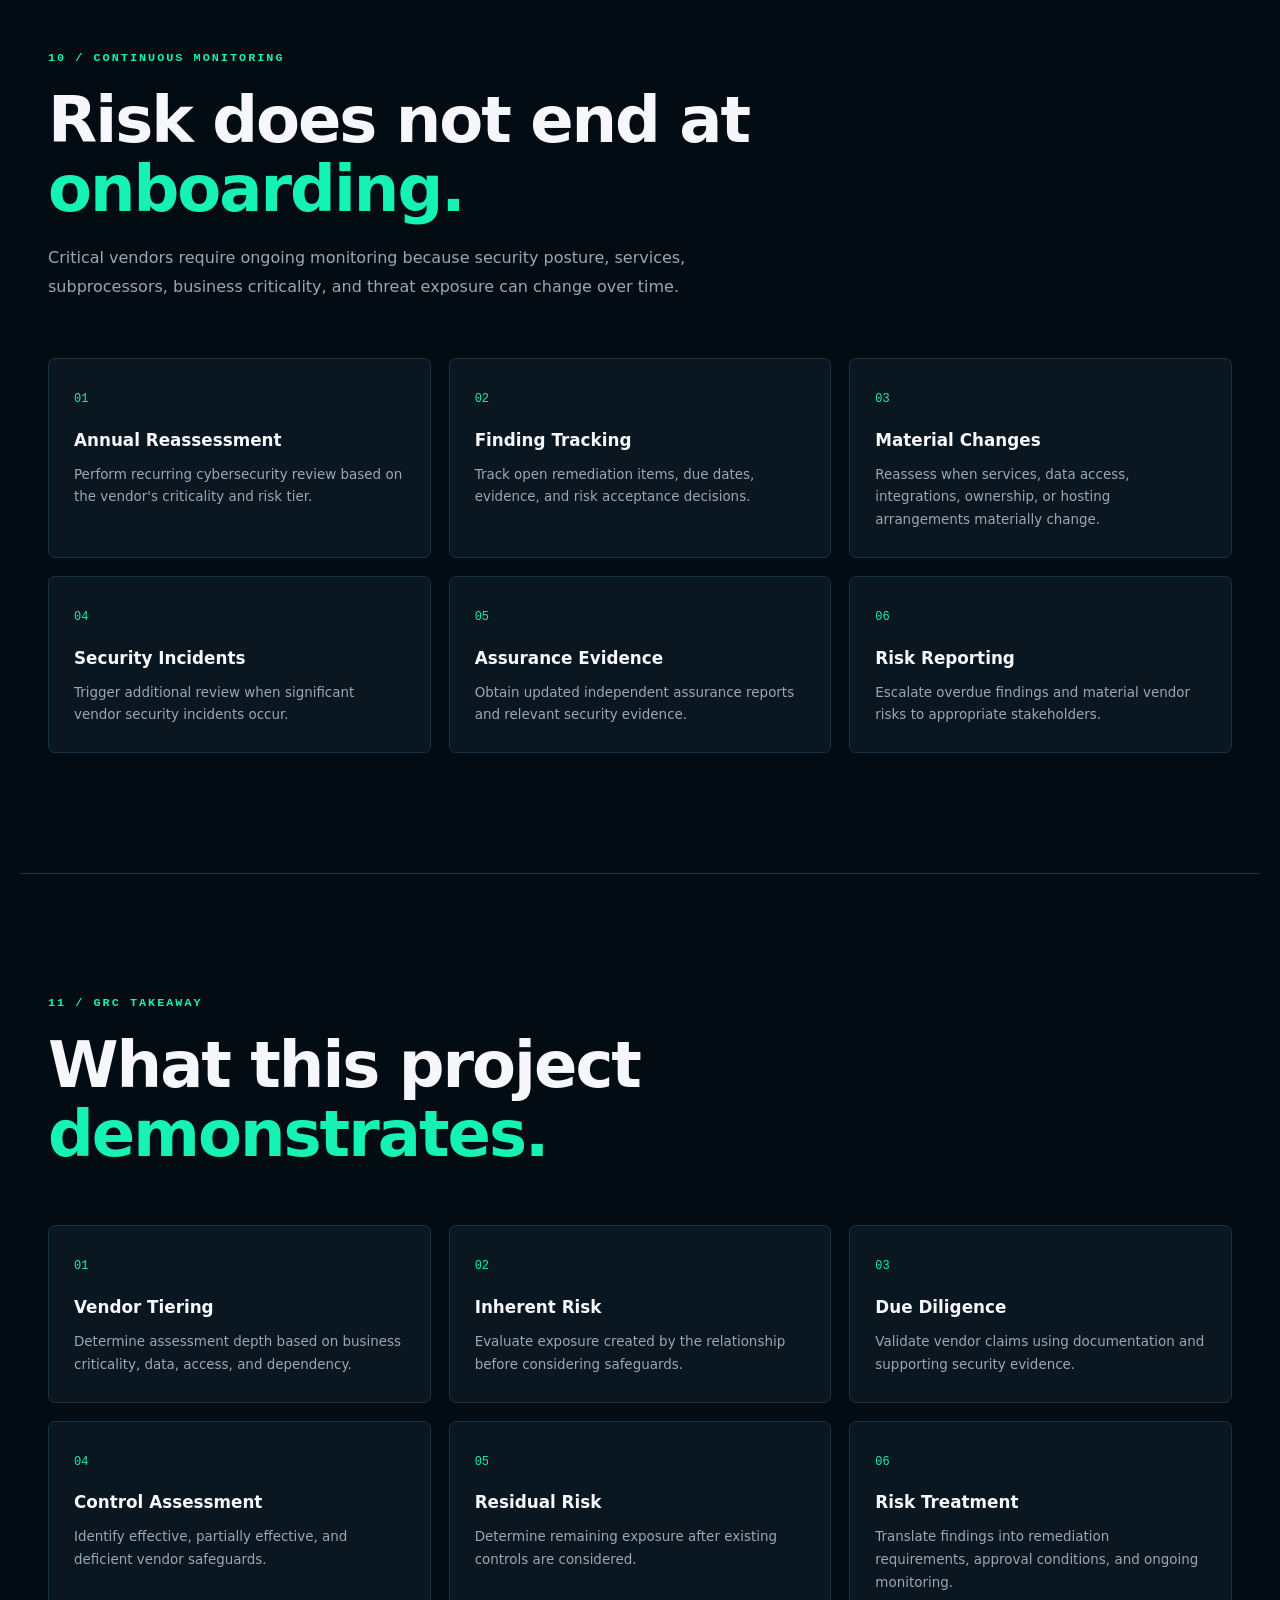
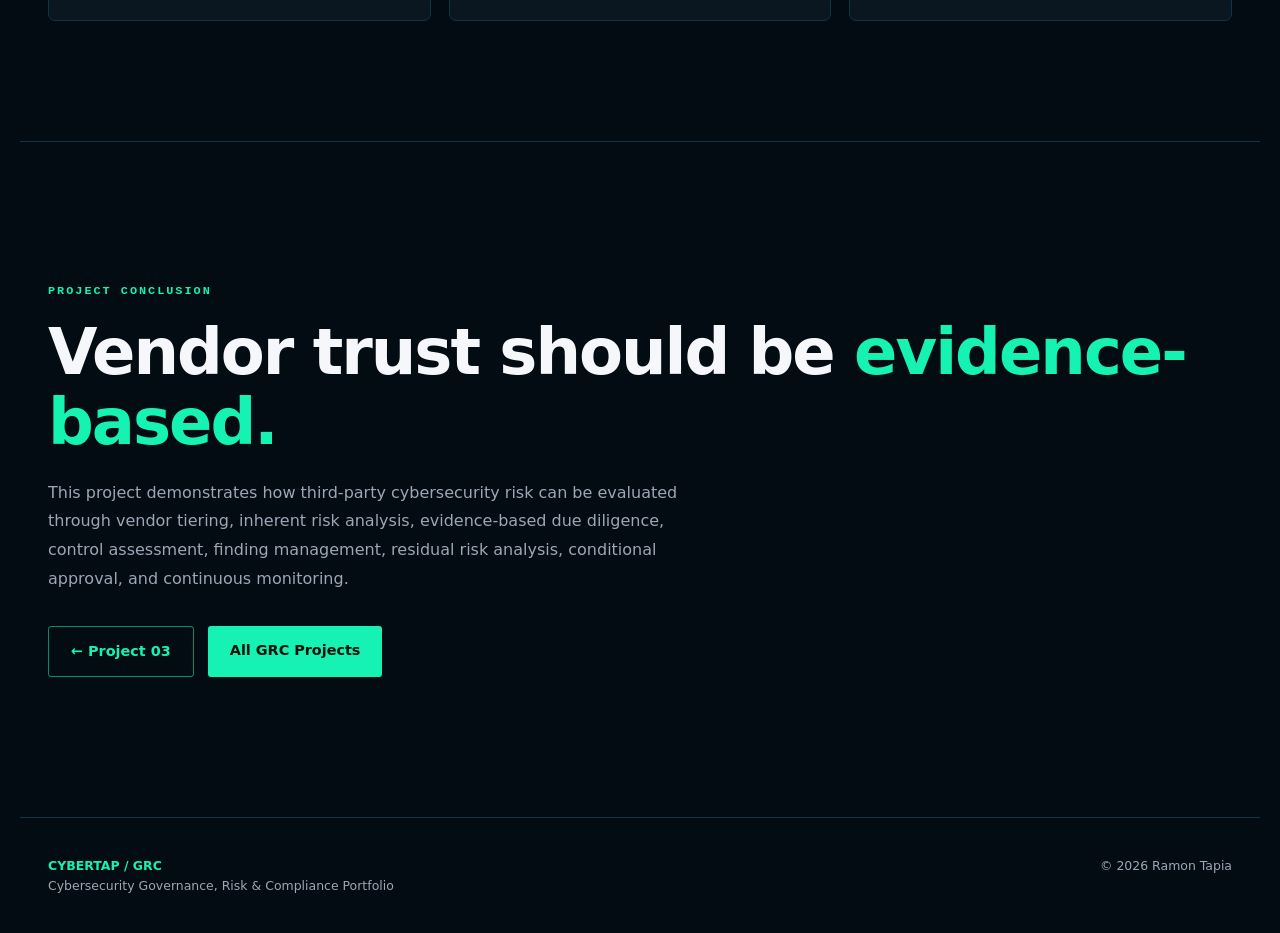
<file: third-party-risk.html>
<!DOCTYPE html>
<html lang="en">

<head>

    <meta charset="UTF-8">

    <meta
        name="viewport"
        content="width=device-width, initial-scale=1.0"
    >

    <meta
        name="description"
        content="Third-Party Cybersecurity Risk Assessment - Ramon Tapia GRC Portfolio"
    >

    <title>
        Third-Party Risk Assessment | Ramon Tapia
    </title>

    <link
        rel="stylesheet"
        href="styles.css"
    >

</head>


<body>


    <!-- ==================================================
         NAVIGATION
    =================================================== -->

    <header class="site-header">

        <div class="nav-container">

            <a
                href="index.html"
                class="brand"
            >

                <span class="shield">
                    ◇
                </span>

                <span>
                    CYBERTAP
                </span>

            </a>


            <nav class="desktop-nav">

                <a href="index.html">
                    Home
                </a>

                <a href="index.html#experience">
                    Experience
                </a>

                <a href="index.html#projects">
                    Projects
                </a>

                <a href="index.html#frameworks">
                    Frameworks
                </a>

                <a href="index.html#about">
                    About
                </a>

                <a
                    href="index.html#contact"
                    class="nav-contact"
                >
                    Contact
                </a>

            </nav>


            <button
                class="menu-toggle"
                aria-label="Open navigation"
                aria-expanded="false"
            >
                ☰
            </button>

        </div>


        <div class="mobile-nav">

            <a href="index.html">
                Home
            </a>

            <a href="index.html#experience">
                Experience
            </a>

            <a href="index.html#projects">
                Projects
            </a>

            <a href="index.html#frameworks">
                Frameworks
            </a>

            <a href="index.html#about">
                About
            </a>

            <a href="index.html#contact">
                Contact
            </a>

        </div>

    </header>


    <main>


        <!-- ==================================================
             PROJECT HERO
        =================================================== -->

        <section class="project-page-hero">

            <div class="project-page-container">

                <a
                    href="index.html#projects"
                    class="back-link"
                >
                    ← Back to GRC Projects
                </a>


                <p class="section-number">
                    PROJECT 04 / THIRD-PARTY RISK
                </p>


                <h1>

                    Third-Party Cybersecurity

                    <span>
                        Risk Assessment
                    </span>

                </h1>


                <p class="project-page-intro">

                    A simulated third-party risk management
                    assessment evaluating a cloud-based vendor's
                    business criticality, data exposure, system
                    connectivity, cybersecurity controls,
                    due diligence evidence, identified gaps,
                    residual risk, and required remediation.

                </p>


                <div class="project-meta">

                    <div>

                        <span>
                            VENDOR
                        </span>

                        <strong>
                            Northstar Cloud Services
                        </strong>

                    </div>


                    <div>

                        <span>
                            SERVICE
                        </span>

                        <strong>
                            SaaS Platform
                        </strong>

                    </div>


                    <div>

                        <span>
                            VENDOR TIER
                        </span>

                        <strong>
                            Tier 1 / Critical
                        </strong>

                    </div>


                    <div>

                        <span>
                            DECISION
                        </span>

                        <strong class="green-text">
                            Conditional Approval
                        </strong>

                    </div>

                </div>

            </div>

        </section>


        <!-- ==================================================
             EXECUTIVE SUMMARY
        =================================================== -->

        <section class="section">

            <div class="section-heading">

                <p class="section-number">
                    01 / EXECUTIVE SUMMARY
                </p>

                <h2>

                    Vendor risk

                    <span>
                        overview.
                    </span>

                </h2>

            </div>


            <div class="project-content-grid">

                <div class="project-main-content">

                    <p>
                        Northstar Cloud Services is a fictional
                        SaaS provider being evaluated before
                        onboarding by a simulated organization.
                    </p>

                    <p>
                        The service would support an important
                        business process, process confidential
                        organizational information, maintain
                        user accounts, and integrate with the
                        organization's identity environment.
                    </p>

                    <p>
                        Because the vendor would handle sensitive
                        information and support an important
                        business function, the relationship is
                        classified as Tier 1 / Critical and
                        requires enhanced cybersecurity due
                        diligence before approval.
                    </p>

                    <p>
                        The assessment identified several strong
                        controls, including multifactor
                        authentication, encryption, centralized
                        logging, vulnerability scanning, and
                        documented incident response procedures.
                    </p>

                    <p>
                        However, gaps were identified in
                        privileged access governance, recovery
                        testing evidence, subcontractor
                        oversight, and incident notification
                        requirements.
                    </p>

                    <p>
                        All vendor information, findings,
                        evidence, and assessment results used
                        in this project are simulated.
                    </p>

                </div>


                <aside class="assessment-summary">

                    <p class="panel-heading">
                        ASSESSMENT SUMMARY
                    </p>

                    <div>
                        <span>Vendor Tier</span>
                        <strong>Tier 1</strong>
                    </div>

                    <div>
                        <span>Inherent Risk</span>
                        <strong>Critical</strong>
                    </div>

                    <div>
                        <span>Findings</span>
                        <strong>4</strong>
                    </div>

                    <div>
                        <span>Residual Risk</span>
                        <strong>High</strong>
                    </div>

                    <div>
                        <span>Decision</span>
                        <strong>Conditional</strong>
                    </div>

                </aside>

            </div>

        </section>


        <!-- ==================================================
             VENDOR PROFILE
        =================================================== -->

        <section class="section">

            <div class="section-heading">

                <p class="section-number">
                    02 / VENDOR PROFILE
                </p>

                <h2>

                    Understanding the

                    <span>
                        relationship.
                    </span>

                </h2>

                <p class="section-description">

                    Third-party risk begins with understanding
                    what the vendor does, what information it
                    can access, how it connects to the
                    organization, and what would happen if
                    the service became unavailable or compromised.

                </p>

            </div>


            <div class="framework-grid">

                <div class="framework-card">

                    <span>
                        01
                    </span>

                    <strong>
                        Business Service
                    </strong>

                    <p>
                        Cloud-hosted SaaS platform supporting
                        an important internal business process.
                    </p>

                </div>


                <div class="framework-card">

                    <span>
                        02
                    </span>

                    <strong>
                        Data Classification
                    </strong>

                    <p>
                        Confidential business information
                        and employee-related information.
                    </p>

                </div>


                <div class="framework-card">

                    <span>
                        03
                    </span>

                    <strong>
                        Authentication
                    </strong>

                    <p>
                        Federated organizational identities
                        with role-based user access.
                    </p>

                </div>


                <div class="framework-card">

                    <span>
                        04
                    </span>

                    <strong>
                        Connectivity
                    </strong>

                    <p>
                        Internet-based SaaS access with
                        approved application integrations.
                    </p>

                </div>


                <div class="framework-card">

                    <span>
                        05
                    </span>

                    <strong>
                        Availability
                    </strong>

                    <p>
                        Service disruption could negatively
                        affect normal business operations.
                    </p>

                </div>


                <div class="framework-card">

                    <span>
                        06
                    </span>

                    <strong>
                        Subprocessors
                    </strong>

                    <p>
                        Vendor relies on additional cloud
                        and service providers to deliver
                        portions of the service.
                    </p>

                </div>

            </div>

        </section>


        <!-- ==================================================
             INHERENT RISK
        =================================================== -->

        <section class="section">

            <div class="section-heading">

                <p class="section-number">
                    03 / INHERENT RISK
                </p>

                <h2>

                    Risk before

                    <span>
                        controls.
                    </span>

                </h2>

                <p class="section-description">

                    Inherent vendor risk considers the
                    exposure created by the relationship
                    before evaluating the effectiveness
                    of the vendor's security controls.

                </p>

            </div>


            <div class="risk-dashboard">

                <div class="risk-stat">
                    <span>Data Sensitivity</span>
                    <strong>5</strong>
                </div>

                <div class="risk-stat">
                    <span>Business Criticality</span>
                    <strong>4</strong>
                </div>

                <div class="risk-stat">
                    <span>System Access</span>
                    <strong>4</strong>
                </div>

                <div class="risk-stat">
                    <span>Availability Impact</span>
                    <strong>4</strong>
                </div>

                <div class="risk-stat">
                    <span>Third-Party Dependency</span>
                    <strong>4</strong>
                </div>

                <div class="risk-stat">
                    <span>Overall</span>
                    <strong>Critical</strong>
                </div>

            </div>

        </section>


        <!-- ==================================================
             DUE DILIGENCE
        =================================================== -->

        <section class="section">

            <div class="section-heading">

                <p class="section-number">
                    04 / DUE DILIGENCE
                </p>

                <h2>

                    Evidence

                    <span>
                        reviewed.
                    </span>

                </h2>

                <p class="section-description">

                    Vendor claims should be supported by
                    appropriate documentation and evidence
                    before control effectiveness is accepted.

                </p>

            </div>


            <div class="method-grid">

                <article class="method-card">

                    <span>
                        01
                    </span>

                    <h3>
                        Security Questionnaire
                    </h3>

                    <p>
                        Reviewed responses covering governance,
                        IAM, data security, vulnerability
                        management, monitoring, incident
                        response, and resilience.
                    </p>

                </article>


                <article class="method-card">

                    <span>
                        02
                    </span>

                    <h3>
                        Independent Assurance
                    </h3>

                    <p>
                        Reviewed simulated independent
                        assurance documentation describing
                        security control design and operation.
                    </p>

                </article>


                <article class="method-card">

                    <span>
                        03
                    </span>

                    <h3>
                        Security Policies
                    </h3>

                    <p>
                        Reviewed access control, vulnerability
                        management, incident response,
                        encryption, and backup policies.
                    </p>

                </article>


                <article class="method-card">

                    <span>
                        04
                    </span>

                    <h3>
                        Architecture
                    </h3>

                    <p>
                        Reviewed simulated architecture and
                        data-flow documentation to understand
                        system boundaries and integrations.
                    </p>

                </article>


                <article class="method-card">

                    <span>
                        05
                    </span>

                    <h3>
                        Resilience Evidence
                    </h3>

                    <p>
                        Reviewed backup, recovery,
                        continuity, and restoration
                        testing documentation.
                    </p>

                </article>


                <article class="method-card">

                    <span>
                        06
                    </span>

                    <h3>
                        Contract Requirements
                    </h3>

                    <p>
                        Reviewed cybersecurity obligations,
                        breach notification language,
                        data handling, and subcontractor
                        requirements.
                    </p>

                </article>

            </div>

        </section>


        <!-- ==================================================
             CONTROL ASSESSMENT
        =================================================== -->

        <section class="section">

            <div class="section-heading">

                <p class="section-number">
                    05 / CONTROL ASSESSMENT
                </p>

                <h2>

                    Vendor security

                    <span>
                        controls.
                    </span>

                </h2>

                <p class="section-description">

                    Representative controls were evaluated
                    using questionnaire responses and
                    simulated supporting evidence.

                </p>

            </div>


            <div class="table-wrapper">

                <table class="risk-table">

                    <thead>

                        <tr>
                            <th>Domain</th>
                            <th>Control</th>
                            <th>Evidence</th>
                            <th>Assessment</th>
                            <th>Risk</th>
                        </tr>

                    </thead>


                    <tbody>

                        <tr>

                            <td>
                                Governance
                            </td>

                            <td>
                                Documented information
                                security program
                            </td>

                            <td>
                                Security policy and
                                governance documentation
                            </td>

                            <td>
                                Effective
                            </td>

                            <td>
                                <span class="risk-badge low-badge">
                                    Low
                                </span>
                            </td>

                        </tr>


                        <tr>

                            <td>
                                IAM
                            </td>

                            <td>
                                MFA for workforce and
                                administrative access
                            </td>

                            <td>
                                Authentication configuration
                                and policy
                            </td>

                            <td>
                                Effective
                            </td>

                            <td>
                                <span class="risk-badge low-badge">
                                    Low
                                </span>
                            </td>

                        </tr>


                        <tr>

                            <td>
                                IAM
                            </td>

                            <td>
                                Privileged access reviews
                                performed on a defined cadence
                            </td>

                            <td>
                                Incomplete review records
                            </td>

                            <td>
                                Partially Effective
                            </td>

                            <td>
                                <span class="risk-badge high-badge">
                                    High
                                </span>
                            </td>

                        </tr>


                        <tr>

                            <td>
                                Data Security
                            </td>

                            <td>
                                Encryption of data at rest
                                and in transit
                            </td>

                            <td>
                                Encryption standard and
                                configuration evidence
                            </td>

                            <td>
                                Effective
                            </td>

                            <td>
                                <span class="risk-badge low-badge">
                                    Low
                                </span>
                            </td>

                        </tr>


                        <tr>

                            <td>
                                Vulnerability Management
                            </td>

                            <td>
                                Recurring vulnerability
                                scanning and remediation
                            </td>

                            <td>
                                Scan results and
                                remediation process
                            </td>

                            <td>
                                Effective
                            </td>

                            <td>
                                <span class="risk-badge low-badge">
                                    Low
                                </span>
                            </td>

                        </tr>


                        <tr>

                            <td>
                                Monitoring
                            </td>

                            <td>
                                Centralized security logging
                                and alerting
                            </td>

                            <td>
                                Logging architecture and
                                monitoring procedures
                            </td>

                            <td>
                                Effective
                            </td>

                            <td>
                                <span class="risk-badge low-badge">
                                    Low
                                </span>
                            </td>

                        </tr>


                        <tr>

                            <td>
                                Incident Response
                            </td>

                            <td>
                                Documented incident
                                response process
                            </td>

                            <td>
                                Incident response plan
                            </td>

                            <td>
                                Effective
                            </td>

                            <td>
                                <span class="risk-badge low-badge">
                                    Low
                                </span>
                            </td>

                        </tr>


                        <tr>

                            <td>
                                Incident Response
                            </td>

                            <td>
                                Contractual incident
                                notification requirement
                            </td>

                            <td>
                                Contract language lacks
                                defined notification timeframe
                            </td>

                            <td>
                                Deficient
                            </td>

                            <td>
                                <span class="risk-badge high-badge">
                                    High
                                </span>
                            </td>

                        </tr>


                        <tr>

                            <td>
                                Resilience
                            </td>

                            <td>
                                Periodic recovery
                                testing
                            </td>

                            <td>
                                Limited restoration
                                testing evidence
                            </td>

                            <td>
                                Partially Effective
                            </td>

                            <td>
                                <span class="risk-badge medium-badge">
                                    Medium
                                </span>
                            </td>

                        </tr>


                        <tr>

                            <td>
                                Supply Chain
                            </td>

                            <td>
                                Security oversight of
                                critical subprocessors
                            </td>

                            <td>
                                Incomplete evidence of
                                recurring subprocessor review
                            </td>

                            <td>
                                Partially Effective
                            </td>

                            <td>
                                <span class="risk-badge high-badge">
                                    High
                                </span>
                            </td>

                        </tr>

                    </tbody>

                </table>

            </div>

        </section>


        <!-- ==================================================
             FINDINGS
        =================================================== -->

        <section class="section">

            <div class="section-heading">

                <p class="section-number">
                    06 / FINDINGS
                </p>

                <h2>

                    Identified

                    <span>
                        control gaps.
                    </span>

                </h2>

            </div>


            <div class="table-wrapper">

                <table class="risk-table">

                    <thead>

                        <tr>
                            <th>ID</th>
                            <th>Finding</th>
                            <th>Risk</th>
                            <th>Required Action</th>
                            <th>Status</th>
                        </tr>

                    </thead>


                    <tbody>

                        <tr>

                            <td>
                                TPR-001
                            </td>

                            <td>
                                Evidence does not demonstrate
                                consistent recurring privileged
                                access reviews.
                            </td>

                            <td>
                                <span class="risk-badge high-badge">
                                    High
                                </span>
                            </td>

                            <td>
                                Establish quarterly privileged
                                access certification and retain
                                review evidence.
                            </td>

                            <td>
                                Open
                            </td>

                        </tr>


                        <tr>

                            <td>
                                TPR-002
                            </td>

                            <td>
                                Contract does not establish
                                a defined cybersecurity
                                incident notification timeframe.
                            </td>

                            <td>
                                <span class="risk-badge high-badge">
                                    High
                                </span>
                            </td>

                            <td>
                                Add contractual incident
                                notification requirements
                                before production use.
                            </td>

                            <td>
                                Open
                            </td>

                        </tr>


                        <tr>

                            <td>
                                TPR-003
                            </td>

                            <td>
                                Recovery testing evidence
                                does not demonstrate regular
                                full restoration validation.
                            </td>

                            <td>
                                <span class="risk-badge medium-badge">
                                    Medium
                                </span>
                            </td>

                            <td>
                                Provide current recovery
                                testing evidence and establish
                                recurring restoration testing.
                            </td>

                            <td>
                                Open
                            </td>

                        </tr>


                        <tr>

                            <td>
                                TPR-004
                            </td>

                            <td>
                                Evidence of recurring security
                                review for critical
                                subprocessors is incomplete.
                            </td>

                            <td>
                                <span class="risk-badge high-badge">
                                    High
                                </span>
                            </td>

                            <td>
                                Establish documented
                                subprocessor security review
                                and monitoring requirements.
                            </td>

                            <td>
                                Open
                            </td>

                        </tr>

                    </tbody>

                </table>

            </div>

        </section>


        <!-- ==================================================
             PRIORITY FINDING
        =================================================== -->

        <section class="section">

            <div class="section-heading">

                <p class="section-number">
                    07 / PRIORITY FINDING
                </p>

                <h2>

                    Incident notification

                    <span>
                        requirement.
                    </span>

                </h2>

            </div>


            <div class="finding-card">

                <div class="finding-header">

                    <div>

                        <span>
                            TPR-002
                        </span>

                        <h3>
                            Undefined Security Incident Notification
                        </h3>

                    </div>


                    <span class="risk-badge high-badge">
                        HIGH
                    </span>

                </div>


                <div class="finding-grid">

                    <div>

                        <span class="finding-label">
                            CONDITION
                        </span>

                        <p>
                            The simulated vendor contract
                            requires incident notification
                            but does not define a specific
                            notification timeframe.
                        </p>

                    </div>


                    <div>

                        <span class="finding-label">
                            RISK
                        </span>

                        <p>
                            Delayed notification could
                            prevent the organization from
                            quickly evaluating exposure,
                            initiating incident response,
                            meeting downstream obligations,
                            or communicating with stakeholders.
                        </p>

                    </div>


                    <div>

                        <span class="finding-label">
                            DOMAIN
                        </span>

                        <p>
                            Third-Party Incident Management
                        </p>

                    </div>


                    <div>

                        <span class="finding-label">
                            SEVERITY
                        </span>

                        <p>
                            High
                        </p>

                    </div>


                    <div>

                        <span class="finding-label">
                            OWNER
                        </span>

                        <p>
                            Vendor Management / Legal
                        </p>

                    </div>


                    <div>

                        <span class="finding-label">
                            TREATMENT
                        </span>

                        <p>
                            Mitigate
                        </p>

                    </div>

                </div>


                <div class="control-section">

                    <span class="finding-label">
                        REQUIRED REMEDIATION
                    </span>

                    <ul>

                        <li>
                            Establish a defined security
                            incident notification timeframe.
                        </li>

                        <li>
                            Define the events that trigger
                            notification requirements.
                        </li>

                        <li>
                            Require sufficient information
                            to support organizational
                            incident response.
                        </li>

                        <li>
                            Establish escalation contacts
                            for significant security events.
                        </li>

                        <li>
                            Require ongoing updates during
                            material security incidents.
                        </li>

                    </ul>

                </div>


                <div class="residual-box">

                    <span>
                        ACCEPTANCE CRITERIA
                    </span>

                    <strong>
                        CONTRACT UPDATE REQUIRED
                    </strong>

                    <p>
                        The vendor may proceed through
                        conditional approval, but the
                        contractual notification requirement
                        must be resolved before the service
                        enters unrestricted production use.
                    </p>

                </div>

            </div>

        </section>


        <!-- ==================================================
             RESIDUAL RISK
        =================================================== -->

        <section class="section">

            <div class="section-heading">

                <p class="section-number">
                    08 / RESIDUAL RISK
                </p>

                <h2>

                    Risk after

                    <span>
                        control review.
                    </span>

                </h2>

                <p class="section-description">

                    Existing safeguards reduce the vendor's
                    inherent exposure, but unresolved control
                    gaps leave meaningful residual risk that
                    requires continued treatment and monitoring.

                </p>

            </div>


            <div class="risk-dashboard">

                <div class="risk-stat">
                    <span>Inherent Risk</span>
                    <strong>Critical</strong>
                </div>

                <div class="risk-stat">
                    <span>Control Strength</span>
                    <strong>Moderate</strong>
                </div>

                <div class="risk-stat">
                    <span>Open Findings</span>
                    <strong>4</strong>
                </div>

                <div class="risk-stat">
                    <span>High Findings</span>
                    <strong>3</strong>
                </div>

                <div class="risk-stat">
                    <span>Medium Findings</span>
                    <strong>1</strong>
                </div>

                <div class="risk-stat">
                    <span>Residual Risk</span>
                    <strong>High</strong>
                </div>

            </div>

        </section>


        <!-- ==================================================
             DECISION
        =================================================== -->

        <section class="section">

            <div class="section-heading">

                <p class="section-number">
                    09 / RISK DECISION
                </p>

                <h2>

                    Conditional

                    <span>
                        approval.
                    </span>

                </h2>

            </div>


            <div class="finding-card">

                <div class="finding-header">

                    <div>

                        <span>
                            VENDOR DECISION
                        </span>

                        <h3>
                            Approve With Conditions
                        </h3>

                    </div>


                    <span class="risk-badge high-badge">
                        HIGH RESIDUAL RISK
                    </span>

                </div>


                <div class="control-section">

                    <span class="finding-label">
                        APPROVAL CONDITIONS
                    </span>

                    <ul>

                        <li>
                            Resolve contractual incident
                            notification requirements before
                            unrestricted production use.
                        </li>

                        <li>
                            Provide evidence of recurring
                            privileged access reviews.
                        </li>

                        <li>
                            Provide updated recovery
                            testing evidence.
                        </li>

                        <li>
                            Establish recurring security
                            review requirements for
                            critical subprocessors.
                        </li>

                        <li>
                            Track all open findings through
                            the organization's vendor
                            remediation process.
                        </li>

                        <li>
                            Reassess the vendor following
                            remediation or at the next
                            scheduled Tier 1 review.
                        </li>

                    </ul>

                </div>


                <div class="residual-box">

                    <span>
                        DECISION RATIONALE
                    </span>

                    <strong>
                        CONDITIONAL APPROVAL
                    </strong>

                    <p>
                        The vendor demonstrates multiple
                        established cybersecurity safeguards,
                        but the remaining findings require
                        formal remediation and monitoring.
                        Approval is therefore conditioned on
                        documented treatment requirements
                        rather than treating the assessment
                        as a simple pass-or-fail exercise.
                    </p>

                </div>

            </div>

        </section>


        <!-- ==================================================
             ONGOING MONITORING
        =================================================== -->

        <section class="section">

            <div class="section-heading">

                <p class="section-number">
                    10 / CONTINUOUS MONITORING
                </p>

                <h2>

                    Risk does not end at

                    <span>
                        onboarding.
                    </span>

                </h2>

                <p class="section-description">

                    Critical vendors require ongoing
                    monitoring because security posture,
                    services, subprocessors, business
                    criticality, and threat exposure
                    can change over time.

                </p>

            </div>


            <div class="method-grid">

                <article class="method-card">

                    <span>
                        01
                    </span>

                    <h3>
                        Annual Reassessment
                    </h3>

                    <p>
                        Perform recurring cybersecurity
                        review based on the vendor's
                        criticality and risk tier.
                    </p>

                </article>


                <article class="method-card">

                    <span>
                        02
                    </span>

                    <h3>
                        Finding Tracking
                    </h3>

                    <p>
                        Track open remediation items,
                        due dates, evidence, and
                        risk acceptance decisions.
                    </p>

                </article>


                <article class="method-card">

                    <span>
                        03
                    </span>

                    <h3>
                        Material Changes
                    </h3>

                    <p>
                        Reassess when services,
                        data access, integrations,
                        ownership, or hosting
                        arrangements materially change.
                    </p>

                </article>


                <article class="method-card">

                    <span>
                        04
                    </span>

                    <h3>
                        Security Incidents
                    </h3>

                    <p>
                        Trigger additional review when
                        significant vendor security
                        incidents occur.
                    </p>

                </article>


                <article class="method-card">

                    <span>
                        05
                    </span>

                    <h3>
                        Assurance Evidence
                    </h3>

                    <p>
                        Obtain updated independent
                        assurance reports and relevant
                        security evidence.
                    </p>

                </article>


                <article class="method-card">

                    <span>
                        06
                    </span>

                    <h3>
                        Risk Reporting
                    </h3>

                    <p>
                        Escalate overdue findings and
                        material vendor risks to
                        appropriate stakeholders.
                    </p>

                </article>

            </div>

        </section>


        <!-- ==================================================
             GRC TAKEAWAY
        =================================================== -->

        <section class="section">

            <div class="section-heading">

                <p class="section-number">
                    11 / GRC TAKEAWAY
                </p>

                <h2>

                    What this project

                    <span>
                        demonstrates.
                    </span>

                </h2>

            </div>


            <div class="method-grid">

                <article class="method-card">

                    <span>01</span>

                    <h3>
                        Vendor Tiering
                    </h3>

                    <p>
                        Determine assessment depth based
                        on business criticality, data,
                        access, and dependency.
                    </p>

                </article>


                <article class="method-card">

                    <span>02</span>

                    <h3>
                        Inherent Risk
                    </h3>

                    <p>
                        Evaluate exposure created by
                        the relationship before
                        considering safeguards.
                    </p>

                </article>


                <article class="method-card">

                    <span>03</span>

                    <h3>
                        Due Diligence
                    </h3>

                    <p>
                        Validate vendor claims using
                        documentation and supporting
                        security evidence.
                    </p>

                </article>


                <article class="method-card">

                    <span>04</span>

                    <h3>
                        Control Assessment
                    </h3>

                    <p>
                        Identify effective, partially
                        effective, and deficient
                        vendor safeguards.
                    </p>

                </article>


                <article class="method-card">

                    <span>05</span>

                    <h3>
                        Residual Risk
                    </h3>

                    <p>
                        Determine remaining exposure
                        after existing controls
                        are considered.
                    </p>

                </article>


                <article class="method-card">

                    <span>06</span>

                    <h3>
                        Risk Treatment
                    </h3>

                    <p>
                        Translate findings into
                        remediation requirements,
                        approval conditions, and
                        ongoing monitoring.
                    </p>

                </article>

            </div>

        </section>


        <!-- ==================================================
             CONCLUSION
        =================================================== -->

        <section class="contact-section">

            <p class="section-number">
                PROJECT CONCLUSION
            </p>


            <h2>

                Vendor trust should be

                <span>
                    evidence-based.
                </span>

            </h2>


            <p>
                This project demonstrates how third-party
                cybersecurity risk can be evaluated through
                vendor tiering, inherent risk analysis,
                evidence-based due diligence, control
                assessment, finding management, residual
                risk analysis, conditional approval,
                and continuous monitoring.
            </p>


            <div class="contact-actions">

                <a
                    href="nist-gap-assessment.html"
                    class="btn btn-outline"
                >
                    ← Project 03
                </a>

                <a
                    href="index.html#projects"
                    class="btn btn-primary"
                >
                    All GRC Projects
                </a>

            </div>

        </section>


    </main>


    <!-- ==================================================
         FOOTER
    =================================================== -->

    <footer>

        <div>

            <strong>
                CYBERTAP / GRC
            </strong>

            <p>
                Cybersecurity Governance,
                Risk & Compliance Portfolio
            </p>

        </div>

        <p>
            © 2026 Ramon Tapia
        </p>

    </footer>


    <script src="script.js"></script>


</body>

</html>
</file>
<file: styles.css>
:root {

    --bg: #030b13;
    --bg-secondary: #07111b;

    --panel: #0a1721;
    --panel-hover: #0d1d29;

    --border: #143344;

    --text: #f5f7fa;
    --muted: #9aa8b5;

    --accent: #16f2b3;
    --accent-soft: rgba(22, 242, 179, 0.12);

    --critical: #f06c77;
    --high: #f3a653;
    --medium: #f3dc72;
    --low: #72e6a0;

    --max-width: 1240px;

}


/* =========================================================
   RESET
========================================================= */

* {

    margin: 0;
    padding: 0;

    box-sizing: border-box;

}


html {

    scroll-behavior: smooth;

}


body {

    background: var(--bg);

    color: var(--text);

    font-family:
        Inter,
        ui-sans-serif,
        system-ui,
        -apple-system,
        BlinkMacSystemFont,
        "Segoe UI",
        sans-serif;

    line-height: 1.6;

}


a {

    color: inherit;

    text-decoration: none;

}


button {

    font: inherit;

}



/* =========================================================
   HEADER
========================================================= */

.site-header {

    position: fixed;

    top: 0;

    width: 100%;

    z-index: 1000;

    background:
        rgba(3, 11, 19, 0.94);

    backdrop-filter: blur(14px);

    border-bottom:
        1px solid rgba(22, 242, 179, 0.15);

    transition: box-shadow 0.2s ease;

}


.header-scrolled {

    box-shadow:
        0 12px 35px rgba(0, 0, 0, 0.3);

}


.nav-container {

    max-width: var(--max-width);

    margin: 0 auto;

    height: 72px;

    display: flex;

    align-items: center;

    justify-content: space-between;

    padding: 0 28px;

}


.brand {

    display: flex;

    align-items: center;

    gap: 10px;

    font-weight: 800;

    letter-spacing: 1px;

}


.shield {

    color: var(--accent);

    font-size: 1.5rem;

}


.desktop-nav {

    display: flex;

    align-items: center;

    gap: 34px;

}


.desktop-nav a {

    color: #d8dee4;

    font-size: 0.95rem;

    transition:
        color 0.2s ease,
        transform 0.2s ease;

}


.desktop-nav a:hover,
.desktop-nav .active-link {

    color: var(--accent);

}


.nav-contact {

    background: var(--accent);

    color: #00130d !important;

    padding: 10px 22px;

    border-radius: 4px;

    font-weight: 700;

}


.nav-contact:hover {

    transform: translateY(-1px);

}


.menu-toggle {

    display: none;

    background: transparent;

    border: 0;

    color: var(--accent);

    font-size: 1.5rem;

    cursor: pointer;

}


.mobile-nav {

    display: none;

}



/* =========================================================
   HERO
========================================================= */

.hero {

    min-height: 100vh;

    display: flex;

    align-items: center;

    max-width: var(--max-width);

    margin: 0 auto;

    padding: 150px 28px 90px;

}


.hero-grid {

    width: 100%;

    display: grid;

    grid-template-columns:
        1fr 0.95fr;

    gap: 80px;

    align-items: center;

}


.availability {

    display: inline-block;

    padding: 8px 16px;

    border:
        1px solid rgba(22, 242, 179, 0.35);

    border-radius: 999px;

    background: var(--accent-soft);

    color: var(--accent);

    font-family:
        Menlo,
        Monaco,
        Consolas,
        monospace;

    font-size: 0.8rem;

    margin-bottom: 28px;

}


.eyebrow {

    color: var(--muted);

    font-size: 0.75rem;

    letter-spacing: 3px;

    font-weight: 700;

}


.hero h1 {

    margin-top: 12px;

    font-size:
        clamp(3.7rem, 8vw, 6.2rem);

    line-height: 0.98;

    letter-spacing: -4px;

}


.hero h1 span {

    display: block;

    color: var(--accent);

}


.hero-description {

    margin-top: 28px;

    max-width: 700px;

    color: var(--muted);

    font-size: 1.05rem;

    line-height: 1.8;

}


.hero-actions {

    display: flex;

    gap: 14px;

    margin-top: 32px;

}



/* =========================================================
   BUTTONS
========================================================= */

.btn {

    display: inline-block;

    padding: 13px 22px;

    font-weight: 700;

    font-size: 0.9rem;

    border-radius: 3px;

    transition:
        transform 0.2s ease,
        background 0.2s ease,
        box-shadow 0.2s ease;

}


.btn-primary {

    background: var(--accent);

    color: #00130d;

}


.btn-primary:hover {

    transform: translateY(-2px);

    box-shadow:
        0 0 24px
        rgba(22, 242, 179, 0.18);

}


.btn-outline {

    color: var(--accent);

    border:
        1px solid
        rgba(22, 242, 179, 0.55);

}


.btn-outline:hover {

    background: var(--accent-soft);

    transform: translateY(-2px);

}



/* =========================================================
   TERMINAL
========================================================= */

.terminal-card {

    border:
        1px solid
        rgba(22, 242, 179, 0.28);

    background:
        rgba(10, 23, 33, 0.72);

    border-radius: 7px;

    padding: 22px;

    min-height: 280px;

    box-shadow:
        0 0 0 1px
        rgba(255, 255, 255, 0.01),
        0 22px 80px
        rgba(0, 0, 0, 0.28);

}


.terminal-title {

    padding-bottom: 18px;

    border-bottom:
        1px solid var(--border);

    color: var(--accent);

    font-family:
        Menlo,
        Monaco,
        Consolas,
        monospace;

    font-size: 0.9rem;

}


.terminal-body {

    padding-top: 18px;

}


.terminal-body p {

    min-height: 24px;

    color: #69d8b5;

    font-family:
        Menlo,
        Monaco,
        Consolas,
        monospace;

    font-size: 0.88rem;

    margin-bottom: 3px;

}



/* =========================================================
   PROFILE STRIP
========================================================= */

.profile-strip {

    max-width: var(--max-width);

    margin: 0 auto;

    display: grid;

    grid-template-columns:
        repeat(4, 1fr);

    border-top:
        1px solid var(--border);

    border-bottom:
        1px solid var(--border);

}


.profile-item {

    padding: 26px;

    border-right:
        1px solid var(--border);

}


.profile-item:last-child {

    border-right: 0;

}


.profile-item strong {

    display: block;

    color: var(--accent);

    font-size: 1.25rem;

}


.profile-item span {

    color: var(--muted);

    font-size: 0.78rem;

}



/* =========================================================
   GENERAL SECTIONS
========================================================= */

.section {

    max-width: var(--max-width);

    margin: 0 auto;

    padding: 120px 28px;

    border-bottom:
        1px solid var(--border);

}


.section-heading {

    max-width: 820px;

    margin-bottom: 56px;

}


.section-number {

    color: var(--accent);

    font-family:
        Menlo,
        Monaco,
        Consolas,
        monospace;

    font-size: 0.74rem;

    letter-spacing: 2px;

    font-weight: 700;

    margin-bottom: 18px;

}


.section-heading h2,
.contact-section h2 {

    font-size:
        clamp(2.5rem, 5vw, 4rem);

    line-height: 1.08;

    letter-spacing: -2px;

}


.section-heading h2 span,
.contact-section h2 span {

    color: var(--accent);

}


.section-description {

    margin-top: 20px;

    max-width: 720px;

    color: var(--muted);

    line-height: 1.8;

}



/* =========================================================
   GRID LAYOUTS
========================================================= */

.cards {

    display: grid;

    gap: 22px;

}


.three-column {

    grid-template-columns:
        repeat(3, 1fr);

}


.two-column {

    grid-template-columns:
        repeat(2, 1fr);

}



/* =========================================================
   EXPERIENCE CARDS
========================================================= */

.info-card {

    background: var(--panel);

    border:
        1px solid var(--border);

    border-radius: 7px;

    padding: 30px;

    transition:
        transform 0.22s ease,
        border-color 0.22s ease,
        background 0.22s ease;

}


.info-card:hover {

    transform: translateY(-4px);

    border-color:
        rgba(22, 242, 179, 0.5);

    background: var(--panel-hover);

}


.card-label {

    color: var(--accent);

    font-size: 0.67rem;

    letter-spacing: 1.7px;

    margin-bottom: 30px;

}


.info-card h3 {

    font-size: 1.35rem;

    margin-bottom: 4px;

}


.info-card h4 {

    color: var(--muted);

    font-size: 0.9rem;

    font-weight: 500;

    margin-bottom: 22px;

}


.info-card p {

    color: var(--muted);

    font-size: 0.91rem;

    line-height: 1.75;

}



/* =========================================================
   PROJECT CARDS
========================================================= */

.project-card {

    background: var(--panel);

    border:
        1px solid var(--border);

    border-radius: 7px;

    padding: 30px;

    transition:
        transform 0.22s ease,
        border-color 0.22s ease,
        background 0.22s ease;

}


.project-card:hover {

    border-color:
        rgba(22, 242, 179, 0.55);

    background: var(--panel-hover);

    transform: translateY(-4px);

}


.clickable-project {

    cursor: pointer;

}


.clickable-project:focus {

    outline:
        2px solid var(--accent);

    outline-offset: 4px;

}


.project-top {

    display: flex;

    justify-content: space-between;

    align-items: center;

    margin-bottom: 30px;

}


.project-number {

    color: var(--accent);

    font-family:
        Menlo,
        Monaco,
        Consolas,
        monospace;

    font-weight: 800;

}


.project-type {

    padding: 5px 10px;

    border:
        1px solid var(--border);

    border-radius: 20px;

    color: var(--muted);

    font-size: 0.64rem;

    letter-spacing: 1.5px;

}


.project-card h3 {

    font-size: 1.35rem;

    margin-bottom: 14px;

}


.project-card > p {

    color: var(--muted);

    font-size: 0.9rem;

    line-height: 1.75;

    min-height: 110px;

}


.tag-row {

    display: flex;

    flex-wrap: wrap;

    gap: 8px;

    margin-top: 24px;

}


.tag-row span {

    padding: 5px 9px;

    border-radius: 3px;

    background: var(--accent-soft);

    color: var(--accent);

    font-size: 0.68rem;

}


.project-link {

    display: inline-block;

    margin-top: 22px;

    color: var(--accent);

    font-size: 0.85rem;

    font-weight: 700;

}


.project-link:hover {

    text-decoration: underline;

}


.coming-soon {

    display: inline-block;

    margin-top: 22px;

    color: #637785;

    font-family:
        Menlo,
        Monaco,
        Consolas,
        monospace;

    font-size: 0.72rem;

}



/* =========================================================
   RISK DASHBOARD
========================================================= */

.risk-dashboard {

    display: grid;

    grid-template-columns:
        repeat(6, 1fr);

    border:
        1px solid var(--border);

    border-radius: 7px;

    overflow: hidden;

}


.risk-stat {

    min-height: 140px;

    padding: 24px;

    background: var(--panel);

    border-right:
        1px solid var(--border);

    display: flex;

    flex-direction: column;

    justify-content: space-between;

}


.risk-stat:last-child {

    border-right: 0;

}


.risk-stat span {

    color: var(--muted);

    font-size: 0.74rem;

    text-transform: uppercase;

    letter-spacing: 1px;

}


.risk-stat strong {

    color: var(--accent);

    font-size: 2rem;

}



/* =========================================================
   FRAMEWORKS
========================================================= */

.framework-grid {

    display: grid;

    grid-template-columns:
        repeat(2, 1fr);

    gap: 18px;

}


.framework-card {

    background: var(--panel);

    border:
        1px solid var(--border);

    border-radius: 7px;

    padding: 26px;

    display: grid;

    grid-template-columns:
        50px 1fr;

    gap: 8px 18px;

    align-items: start;

}


.framework-card > span {

    color: var(--accent);

    font-family:
        Menlo,
        Monaco,
        Consolas,
        monospace;

    grid-row: 1 / span 2;

}


.framework-card strong {

    font-size: 1.06rem;

}


.framework-card p {

    color: var(--muted);

    font-size: 0.86rem;

}



/* =========================================================
   ABOUT
========================================================= */

.about-grid {

    display: grid;

    grid-template-columns:
        1.3fr 0.8fr;

    gap: 70px;

}


.about-copy p {

    color: var(--muted);

    margin-bottom: 22px;

    line-height: 1.85;

}


.about-panel {

    padding: 28px;

    background: var(--panel);

    border:
        1px solid var(--border);

    border-radius: 7px;

}


.panel-heading {

    color: var(--muted);

    font-size: 0.68rem;

    letter-spacing: 2px;

    margin-bottom: 18px;

}


.about-panel > div {

    display: flex;

    align-items: center;

    gap: 18px;

    padding: 15px 0;

    border-bottom:
        1px solid var(--border);

}


.about-panel > div:last-child {

    border-bottom: 0;

}


.about-panel span {

    color: var(--accent);

    font-family:
        Menlo,
        Monaco,
        Consolas,
        monospace;

    font-size: 0.72rem;

}


.about-panel p {

    font-weight: 600;

    font-size: 0.92rem;

}



/* =========================================================
   CONTACT
========================================================= */

.contact-section {

    max-width: var(--max-width);

    margin: 0 auto;

    padding: 140px 28px;

}


.contact-section >
p:not(.section-number) {

    max-width: 650px;

    color: var(--muted);

    margin-top: 22px;

    line-height: 1.8;

}


.contact-actions {

    display: flex;

    gap: 14px;

    margin-top: 32px;

}



/* =========================================================
   FOOTER
========================================================= */

footer {

    max-width: var(--max-width);

    margin: 0 auto;

    padding: 38px 28px;

    border-top:
        1px solid var(--border);

    display: flex;

    justify-content: space-between;

    color: var(--muted);

    font-size: 0.78rem;

}


footer strong {

    color: var(--accent);

}



/* =========================================================
   PROJECT PAGE HERO
========================================================= */

.project-page-hero {

    max-width: var(--max-width);

    margin: 0 auto;

    padding: 150px 28px 90px;

    border-bottom:
        1px solid var(--border);

}


.project-page-container {

    max-width: 1050px;

}


.back-link {

    display: inline-block;

    margin-bottom: 45px;

    color: var(--muted);

    font-family:
        Menlo,
        Monaco,
        Consolas,
        monospace;

    font-size: 0.8rem;

    transition:
        color 0.2s ease;

}


.back-link:hover {

    color: var(--accent);

}


.project-page-hero h1 {

    max-width: 1000px;

    font-size:
        clamp(3rem, 7vw, 5.7rem);

    line-height: 1;

    letter-spacing: -4px;

}


.project-page-hero h1 span {

    display: block;

    color: var(--accent);

}


.project-page-intro {

    max-width: 820px;

    margin-top: 28px;

    color: var(--muted);

    font-size: 1.05rem;

    line-height: 1.85;

}



/* =========================================================
   PROJECT METADATA
========================================================= */

.project-meta {

    display: grid;

    grid-template-columns:
        repeat(4, 1fr);

    margin-top: 55px;

    border-top:
        1px solid var(--border);

    border-bottom:
        1px solid var(--border);

}


.project-meta div {

    padding: 22px 18px;

    border-right:
        1px solid var(--border);

}


.project-meta div:last-child {

    border-right: 0;

}


.project-meta span {

    display: block;

    color: var(--muted);

    font-size: 0.65rem;

    letter-spacing: 1.5px;

    margin-bottom: 5px;

}


.project-meta strong {

    font-size: 0.87rem;

}


.green-text {

    color: var(--accent);

}



/* =========================================================
   PROJECT CONTENT
========================================================= */

.project-content-grid {

    display: grid;

    grid-template-columns:
        1.4fr 0.7fr;

    gap: 70px;

}


.project-main-content p {

    color: var(--muted);

    line-height: 1.9;

    margin-bottom: 22px;

}



/* =========================================================
   ASSESSMENT SUMMARY
========================================================= */

.assessment-summary {

    padding: 27px;

    background: var(--panel);

    border:
        1px solid var(--border);

    border-radius: 7px;

}


.assessment-summary > div {

    display: flex;

    justify-content: space-between;

    gap: 20px;

    padding: 13px 0;

    border-bottom:
        1px solid var(--border);

}


.assessment-summary > div:last-child {

    border-bottom: 0;

}


.assessment-summary span {

    color: var(--muted);

    font-size: 0.82rem;

}


.assessment-summary strong {

    color: var(--accent);

}



/* =========================================================
   METHODOLOGY
========================================================= */

.method-grid {

    display: grid;

    grid-template-columns:
        repeat(3, 1fr);

    gap: 18px;

}


.method-card {

    padding: 25px;

    background: var(--panel);

    border:
        1px solid var(--border);

    border-radius: 7px;

}


.method-card > span {

    color: var(--accent);

    font-family:
        Menlo,
        Monaco,
        Consolas,
        monospace;

    font-size: 0.75rem;

}


.method-card h3 {

    margin: 17px 0 10px;

    font-size: 1.05rem;

}


.method-card p {

    color: var(--muted);

    font-size: 0.84rem;

    line-height: 1.7;

}



/* =========================================================
   RISK MATRIX
========================================================= */

.risk-matrix-wrapper {

    max-width: 650px;

    margin: 0 auto;

}


.risk-matrix {

    display: grid;

    grid-template-columns:
        repeat(5, 1fr);

    gap: 5px;

}


.matrix-cell {

    aspect-ratio: 1;

    display: flex;

    align-items: center;

    justify-content: center;

    border-radius: 4px;

    font-weight: 800;

    color: #061019;

}


.matrix-cell.low {

    background: var(--low);

}


.matrix-cell.medium {

    background: var(--medium);

}


.matrix-cell.high {

    background: var(--high);

}


.matrix-cell.critical {

    background: var(--critical);

}


.matrix-y-label,
.matrix-x-label {

    color: var(--muted);

    font-size: 0.68rem;

    letter-spacing: 2px;

    font-weight: 700;

}


.matrix-y-label {

    margin-bottom: 10px;

}


.matrix-x-label {

    text-align: right;

    margin-top: 10px;

}


.risk-legend {

    display: flex;

    justify-content: center;

    gap: 12px;

    flex-wrap: wrap;

    margin-top: 25px;

}


.risk-legend span {

    padding: 6px 12px;

    border-radius: 20px;

    font-size: 0.7rem;

    color: #061019;

    font-weight: 800;

}


.legend-low {

    background: var(--low);

}


.legend-medium {

    background: var(--medium);

}


.legend-high {

    background: var(--high);

}


.legend-critical {

    background: var(--critical);

}



/* =========================================================
   RISK TABLE
========================================================= */

.table-wrapper {

    width: 100%;

    overflow-x: auto;

    border:
        1px solid var(--border);

    border-radius: 7px;

}


.risk-table {

    width: 100%;

    min-width: 1000px;

    border-collapse: collapse;

    background: var(--panel);

}


.risk-table th,
.risk-table td {

    padding: 16px;

    text-align: left;

    border-bottom:
        1px solid var(--border);

    vertical-align: top;

}


.risk-table th {

    color: var(--accent);

    font-size: 0.68rem;

    letter-spacing: 1.2px;

    background: #07131d;

}


.risk-table td {

    color: var(--muted);

    font-size: 0.82rem;

}


.risk-table tbody tr:hover {

    background: var(--panel-hover);

}



/* =========================================================
   RISK BADGES
========================================================= */

.risk-badge {

    display: inline-block;

    padding: 5px 8px;

    border-radius: 3px;

    font-size: 0.65rem;

    font-weight: 800;

    letter-spacing: 0.7px;

}


.critical-badge {

    color: #ff8c96;

    background:
        rgba(240, 108, 119, 0.13);

    border:
        1px solid
        rgba(240, 108, 119, 0.25);

}


.high-badge {

    color: #f9bb75;

    background:
        rgba(243, 166, 83, 0.12);

    border:
        1px solid
        rgba(243, 166, 83, 0.25);

}


.medium-badge {

    color: #eee08c;

    background:
        rgba(243, 220, 114, 0.1);

    border:
        1px solid
        rgba(243, 220, 114, 0.2);

}


.low-badge {

    color: #89edab;

    background:
        rgba(114, 230, 160, 0.1);

    border:
        1px solid
        rgba(114, 230, 160, 0.2);

}



/* =========================================================
   FINDING
========================================================= */

.finding-card {

    padding: 32px;

    background: var(--panel);

    border:
        1px solid var(--border);

    border-radius: 7px;

}


.finding-header {

    display: flex;

    justify-content: space-between;

    align-items: flex-start;

    gap: 30px;

    padding-bottom: 25px;

    border-bottom:
        1px solid var(--border);

}


.finding-header >
div > span {

    color: var(--accent);

    font-family:
        Menlo,
        Monaco,
        Consolas,
        monospace;

    font-size: 0.72rem;

}


.finding-header h3 {

    margin-top: 5px;

    font-size: 1.6rem;

}


.finding-grid {

    display: grid;

    grid-template-columns:
        repeat(2, 1fr);

    gap: 30px;

    padding: 30px 0;

    border-bottom:
        1px solid var(--border);

}


.finding-label {

    display: block;

    color: var(--accent);

    font-size: 0.65rem;

    letter-spacing: 1.5px;

    font-weight: 800;

    margin-bottom: 8px;

}


.finding-grid p,
.control-section li,
.residual-box p {

    color: var(--muted);

    font-size: 0.88rem;

    line-height: 1.75;

}


.control-section {

    padding: 30px 0;

}


.control-section ul {

    margin-top: 14px;

    padding-left: 22px;

}


.control-section li {

    margin-bottom: 8px;

}


.residual-box {

    padding: 22px;

    background:
        rgba(22, 242, 179, 0.06);

    border:
        1px solid
        rgba(22, 242, 179, 0.24);

    border-radius: 6px;

}


.residual-box span {

    display: block;

    color: var(--muted);

    font-size: 0.65rem;

    letter-spacing: 1.5px;

}


.residual-box strong {

    display: block;

    margin: 7px 0;

    color: var(--accent);

    font-size: 1.4rem;

}



/* =========================================================
   RESPONSIVE
========================================================= */

@media (max-width: 980px) {

    .hero-grid {

        grid-template-columns: 1fr;

        gap: 55px;

    }


    .three-column {

        grid-template-columns: 1fr;

    }


    .risk-dashboard {

        grid-template-columns:
            repeat(3, 1fr);

    }


    .about-grid {

        grid-template-columns: 1fr;

        gap: 40px;

    }


    .project-content-grid {

        grid-template-columns: 1fr;

        gap: 35px;

    }


    .method-grid {

        grid-template-columns:
            repeat(2, 1fr);

    }

}


@media (max-width: 760px) {

    .desktop-nav {

        display: none;

    }


    .menu-toggle {

        display: block;

    }


    .mobile-nav {

        flex-direction: column;

        padding: 16px 28px 22px;

        border-top:
            1px solid var(--border);

        background: var(--bg-secondary);

    }


    .mobile-nav.active {

        display: flex;

    }


    .mobile-nav a {

        padding: 10px 0;

        color: var(--muted);

    }


    .profile-strip {

        grid-template-columns:
            repeat(2, 1fr);

    }


    .two-column,
    .framework-grid {

        grid-template-columns: 1fr;

    }


    .hero h1 {

        letter-spacing: -2px;

    }


    .project-meta {

        grid-template-columns:
            repeat(2, 1fr);

    }

}


@media (max-width: 600px) {

    .project-page-hero {

        padding-top: 120px;

    }


    .project-page-hero h1 {

        letter-spacing: -2px;

    }


    .project-meta {

        grid-template-columns: 1fr;

    }


    .project-meta div {

        border-right: 0;

        border-bottom:
            1px solid var(--border);

    }


    .method-grid {

        grid-template-columns: 1fr;

    }


    .finding-grid {

        grid-template-columns: 1fr;

    }


    .finding-header {

        flex-direction: column;

    }

}


@media (max-width: 520px) {

    .hero {

        padding-top: 120px;

    }


    .hero-actions,
    .contact-actions {

        flex-direction: column;

    }


    .btn {

        text-align: center;

    }


    .profile-strip {

        grid-template-columns: 1fr;

    }


    .profile-item {

        border-right: 0;

        border-bottom:
            1px solid var(--border);

    }


    .risk-dashboard {

        grid-template-columns: 1fr;

    }


    .risk-stat {

        border-right: 0;

        border-bottom:
            1px solid var(--border);

    }


    footer {

        flex-direction: column;

        gap: 12px;

    }

}
</file>
